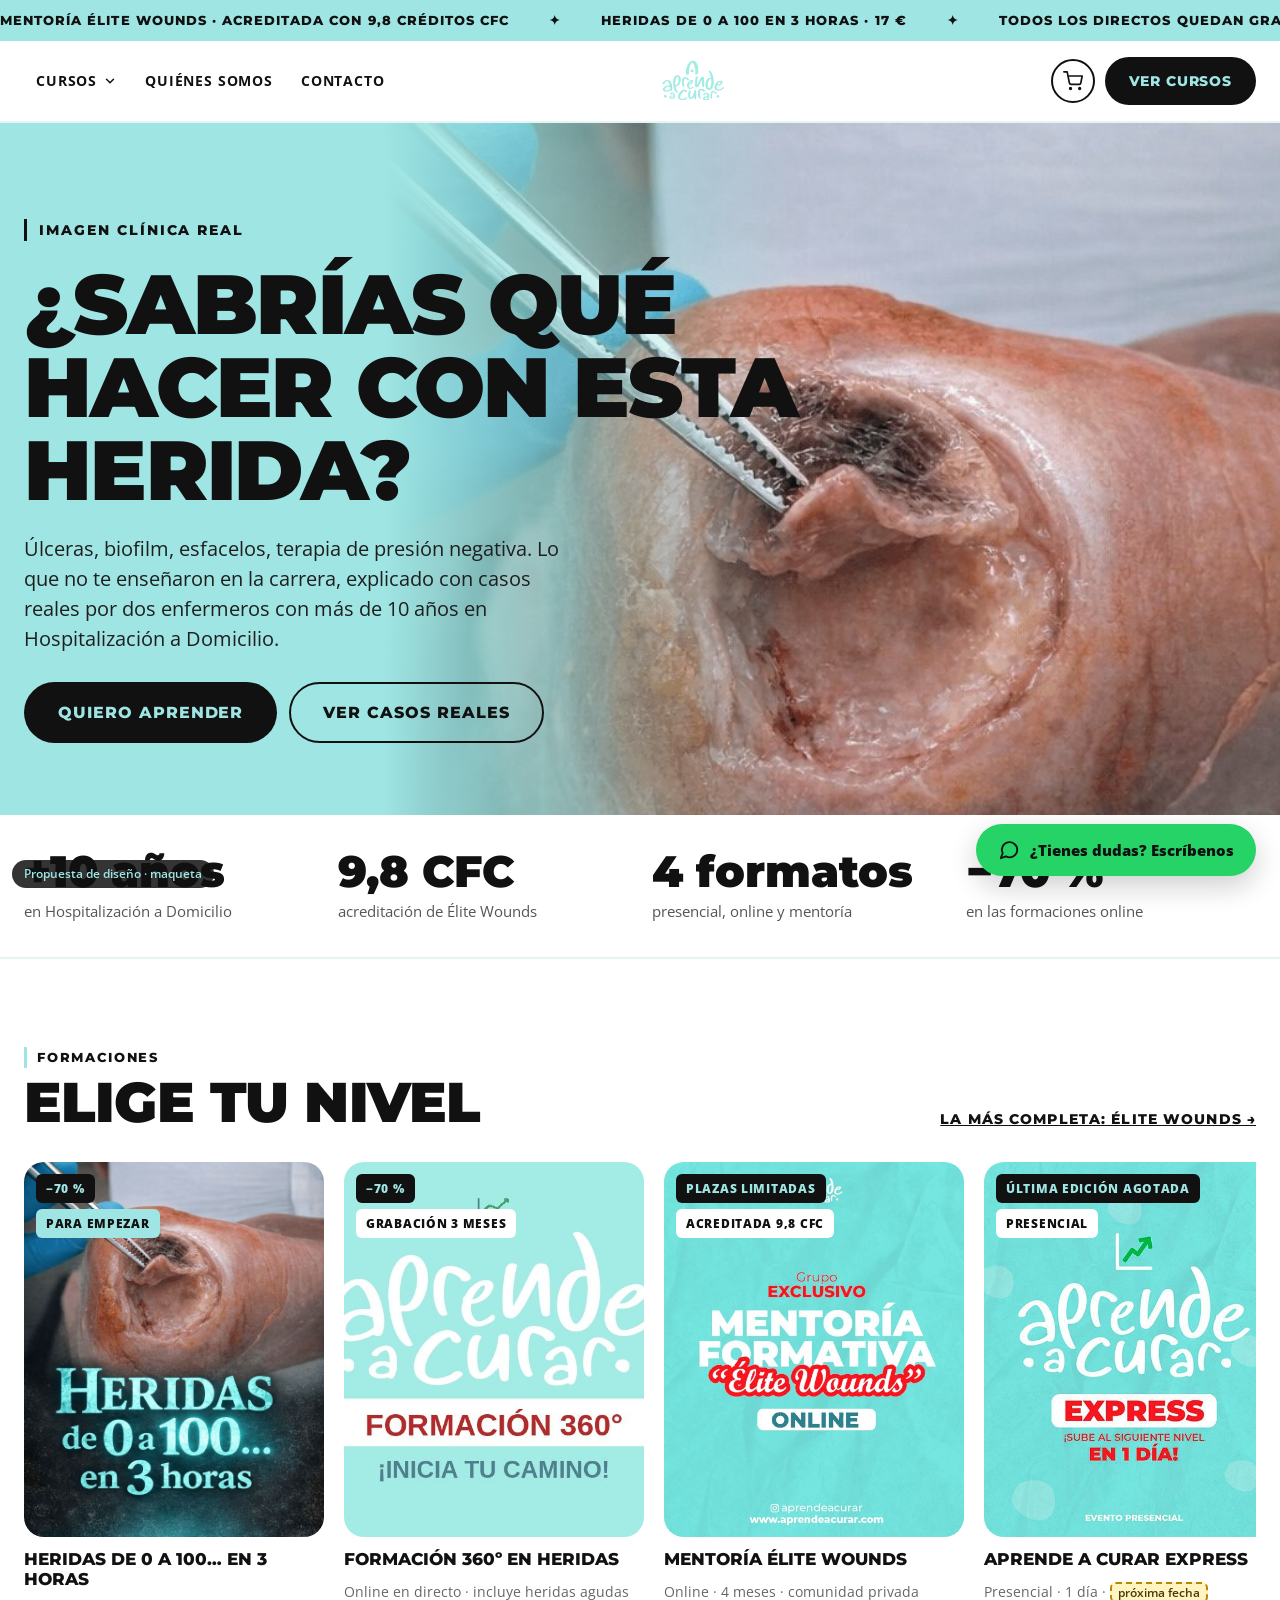
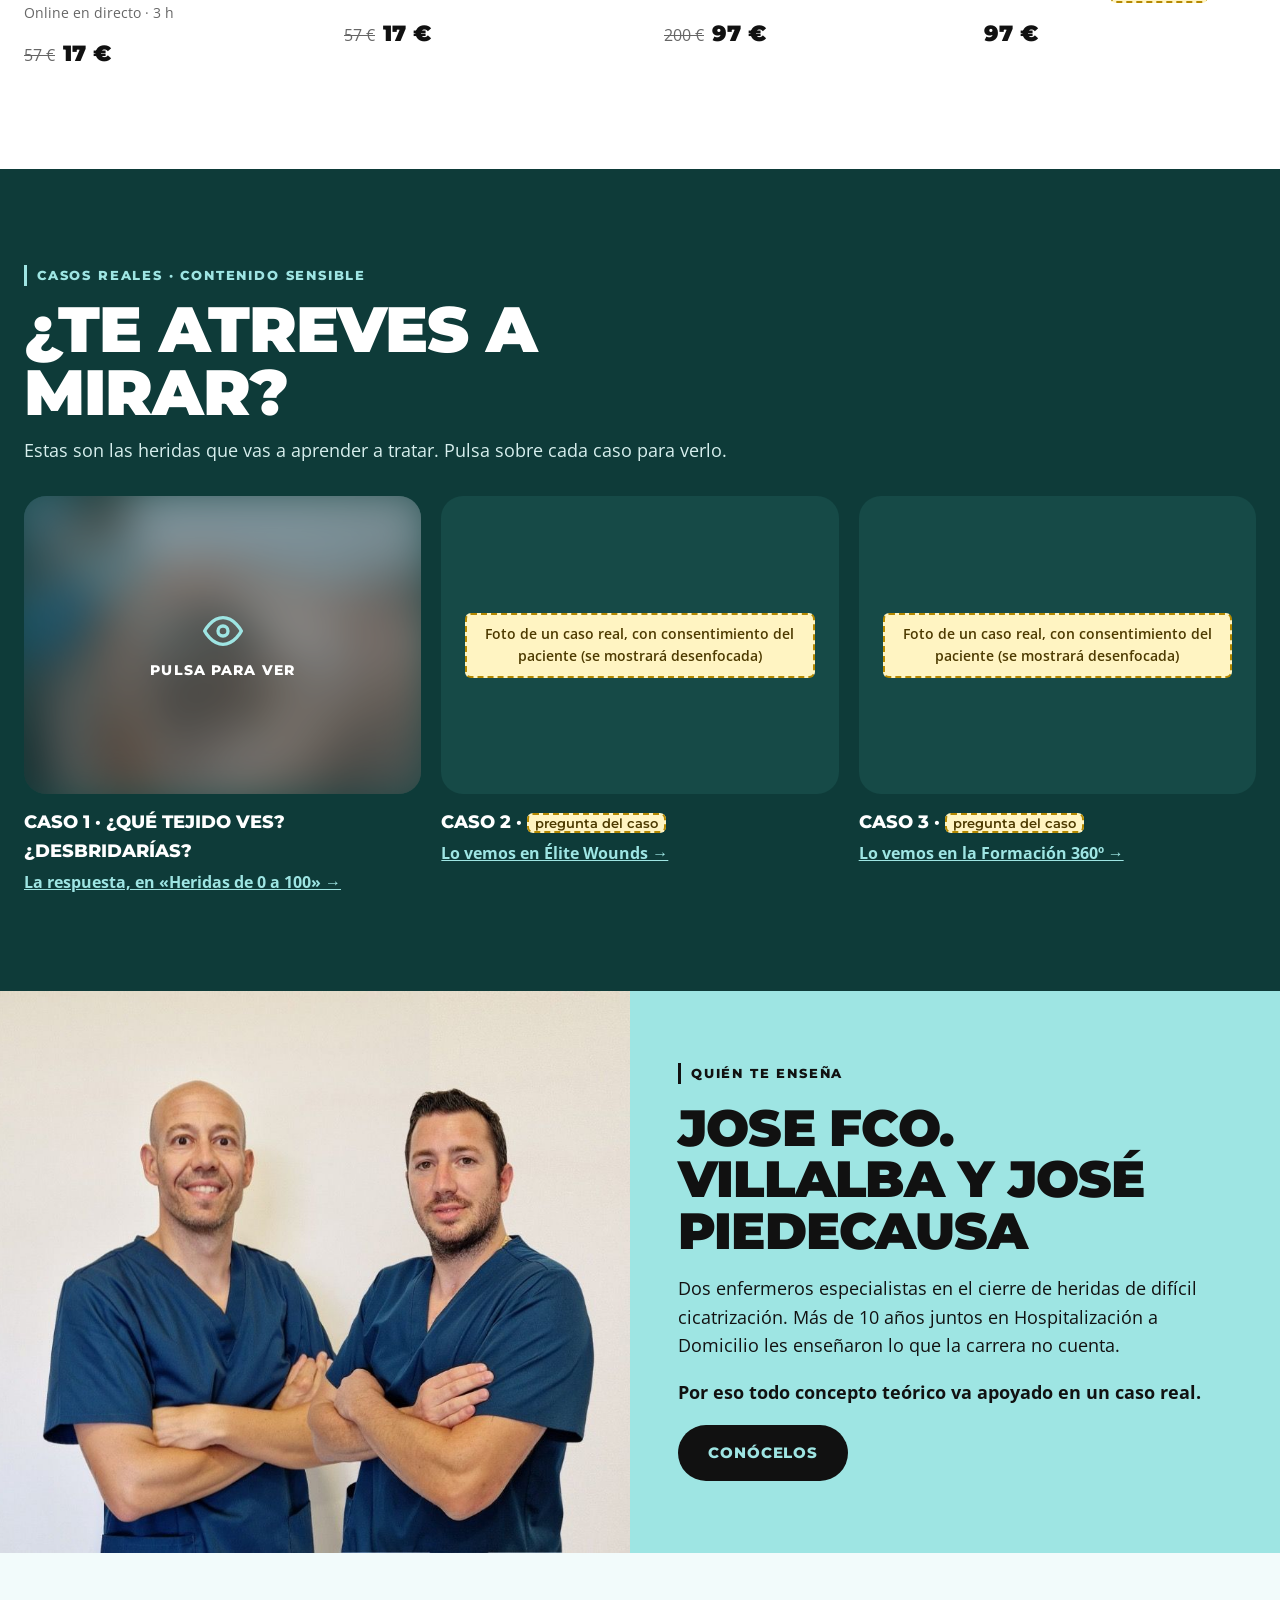
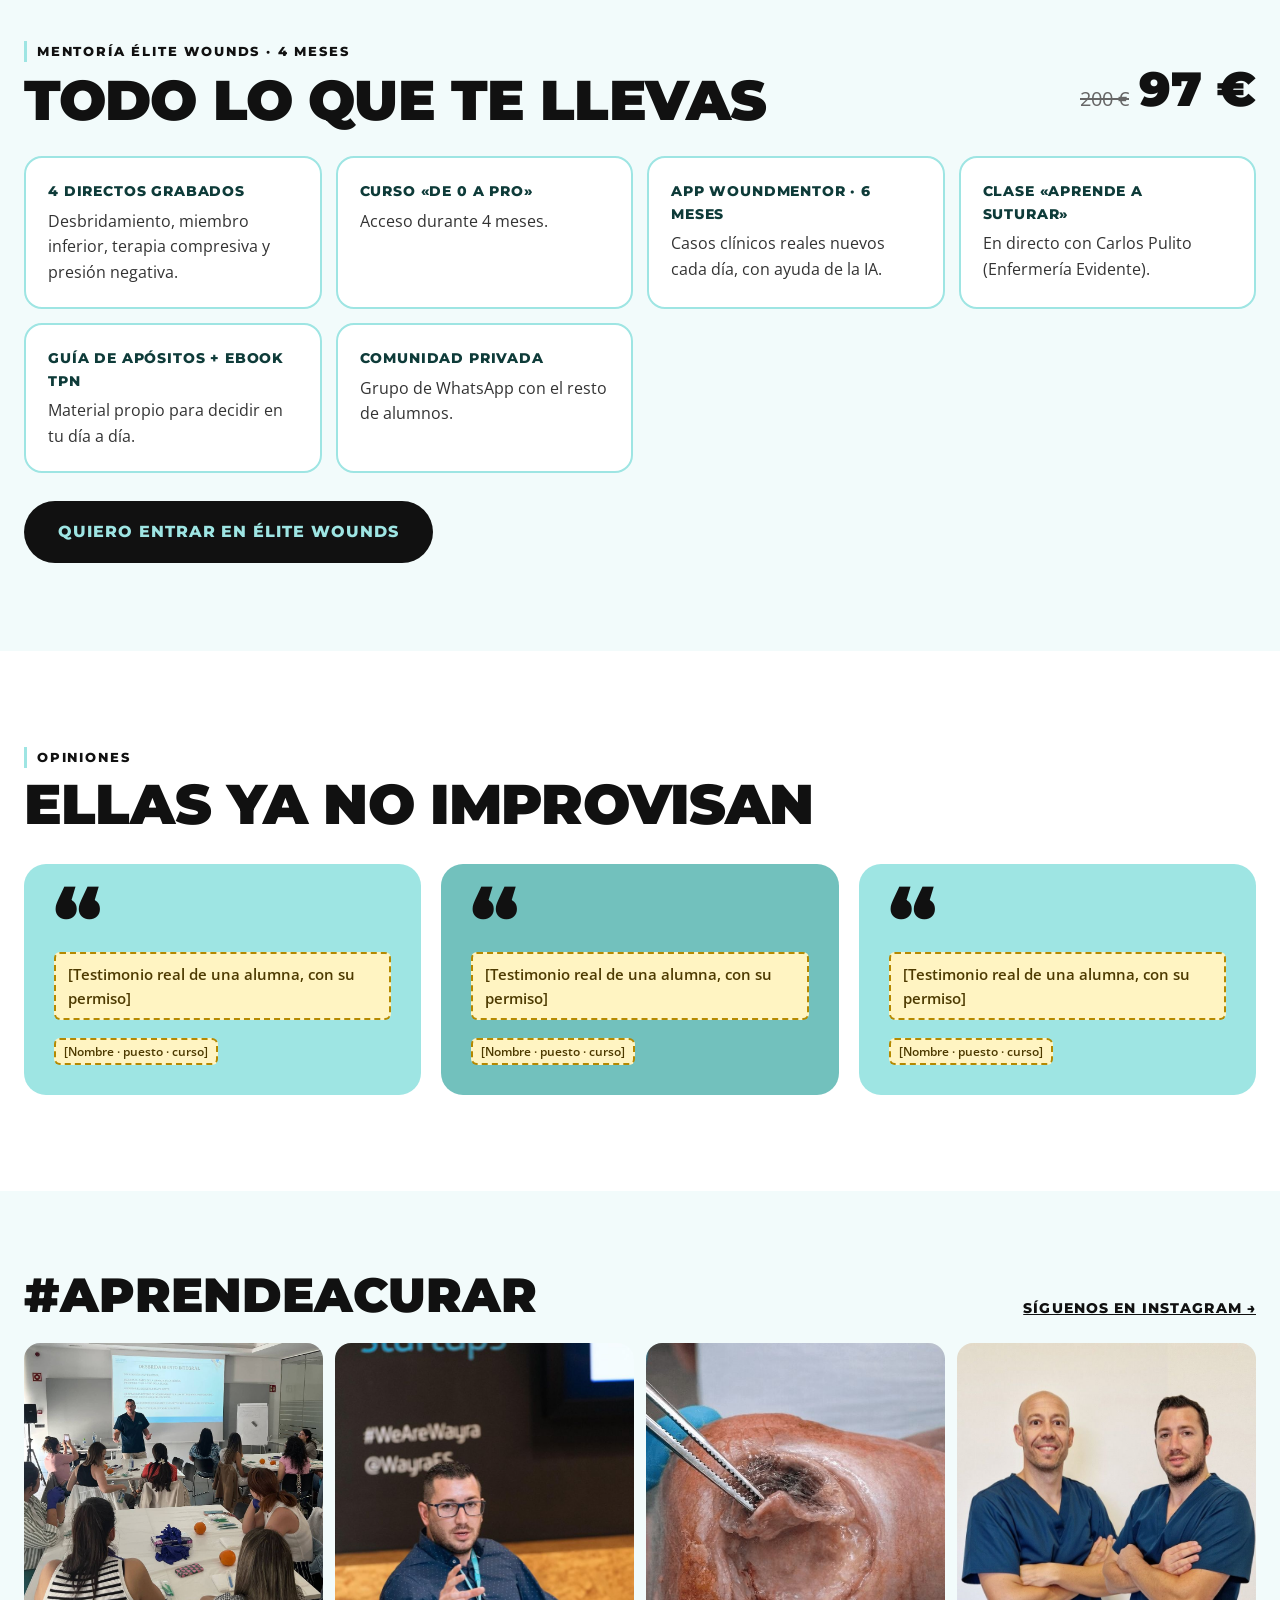
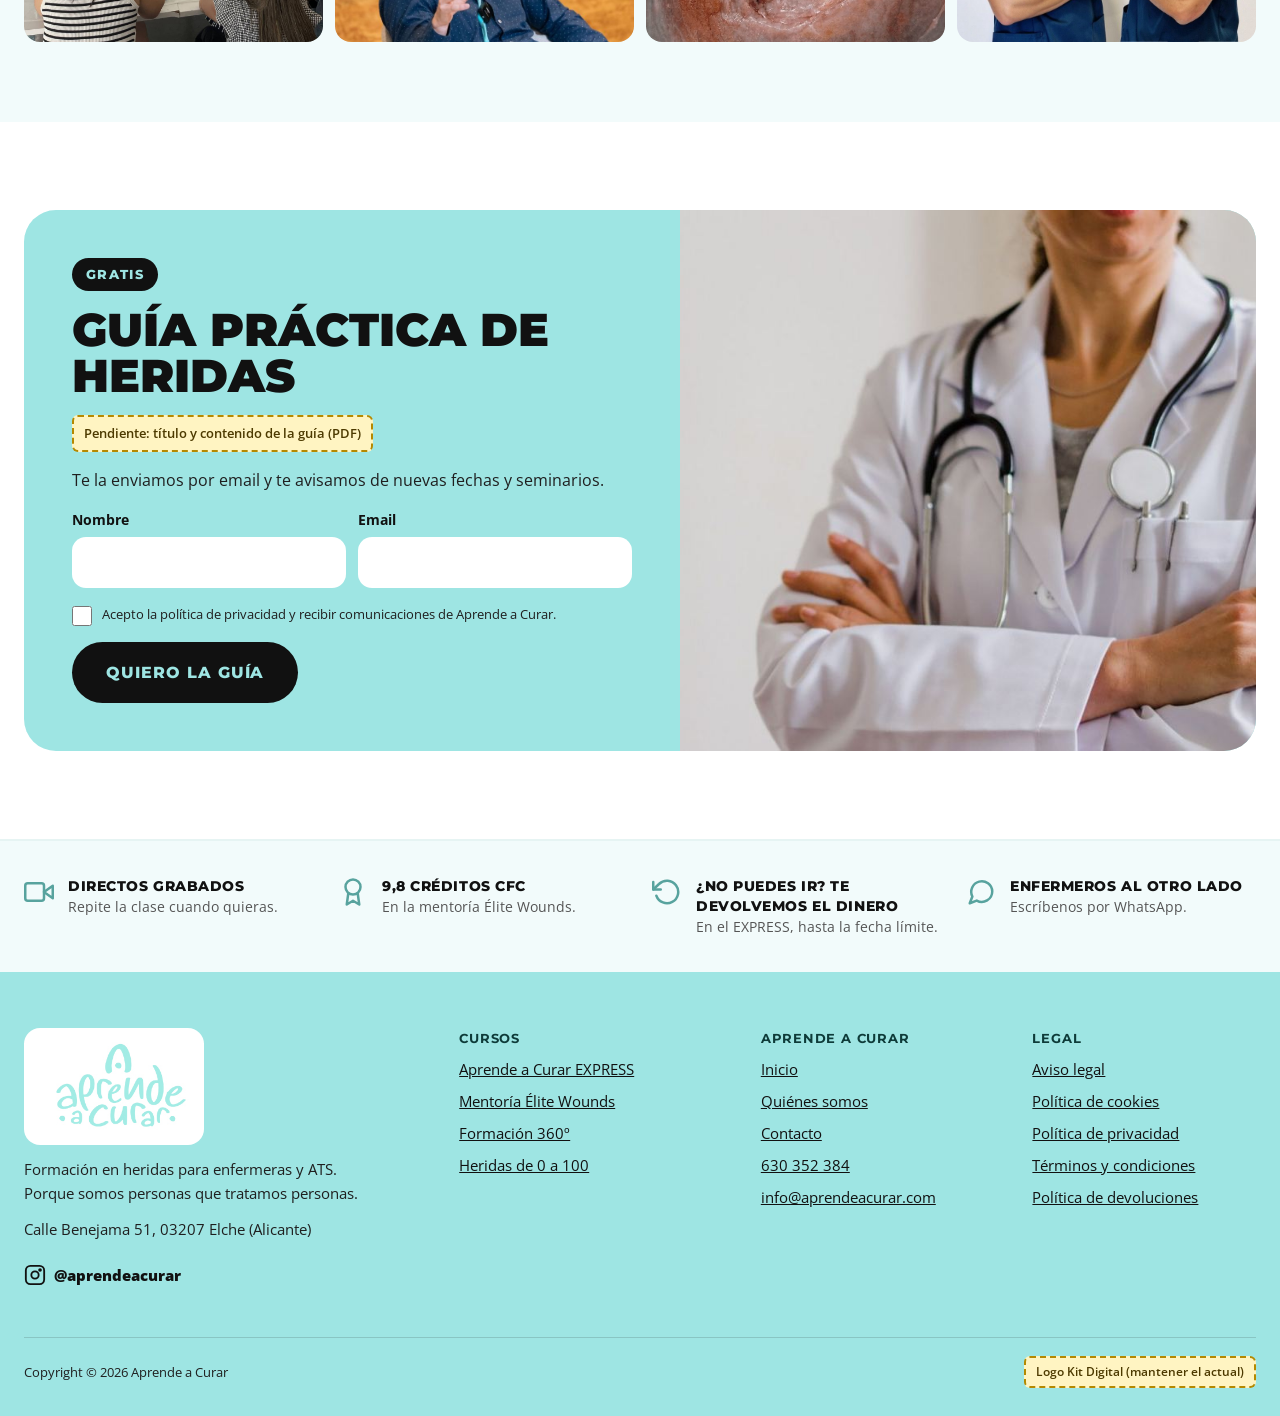
<file: index.html>
<!doctype html>
<html lang="es">
<head>
<meta charset="utf-8">
<meta name="viewport" content="width=device-width, initial-scale=1">
<meta name="robots" content="noindex, nofollow">
<title>Aprende a Curar · Inicio</title>
<link rel="icon" href="logo_cabecera.png">
<link rel="preconnect" href="https://fonts.googleapis.com">
<link rel="stylesheet" href="https://fonts.googleapis.com/css2?family=Montserrat:wght@400;500;600;700;800&family=Open+Sans:wght@400;500;600;700;800&display=swap">
<link rel="stylesheet" href="web.css">
<style>
body{margin:0;background:#ffffff}
a{color:#111111}a:hover{color:#58A39E}
@media (max-width:760px){.aac-hero-img{left:0!important;width:100%!important}.aac-hero-fade{background:linear-gradient(180deg,rgba(158,229,227,0.35) 0%,rgba(158,229,227,0.96) 55%)!important}}
.aac-row::-webkit-scrollbar{height:8px}.aac-row::-webkit-scrollbar-thumb{background:#9EE5E3;border-radius:8px}
body{margin:0}
@keyframes aac-ticker{from{transform:translateX(0)}to{transform:translateX(-50%)}}
.aac-ticker-track{animation:aac-ticker 38s linear infinite}
@media (prefers-reduced-motion: reduce){.aac-ticker-track{animation:none}}
@media (max-width:760px){.aac-logo{order:0!important;flex:1 1 auto!important;justify-content:flex-start!important}.aac-act{order:1!important;flex:0 0 auto!important}.aac-nav{order:2!important;flex:1 1 100%!important;font-size:13px!important}}
body{margin:0}
</style>
</head>
<body>

<div style="font-family: 'Open Sans', Arial, sans-serif; color: #333333; font-size: 16px; line-height: 1.6; background: #ffffff; min-width: 0; overflow-x: hidden">

<div style="font-family: 'Open Sans', Arial, sans-serif; color: #111111; position: relative; z-index: 30">
<!-- CINTA DE MENSAJES -->
<div style="background: #9EE5E3; color: #111111; overflow: hidden; white-space: nowrap; font-family: Montserrat, Arial, sans-serif; font-weight: 800; font-size: 13px; letter-spacing: 0.08em; text-transform: uppercase">
<div class="aac-ticker-track" style="display: inline-flex; gap: 40px; padding: 10px 0; width: max-content">
<span>Mentoría Élite Wounds · acreditada con 9,8 créditos CFC</span><span aria-hidden="true">✦</span>
<span>Heridas de 0 a 100 en 3 horas · 17 €</span><span aria-hidden="true">✦</span>
<span>Todos los directos quedan grabados</span><span aria-hidden="true">✦</span>
<span>Casos clínicos reales, sin paja</span><span aria-hidden="true">✦</span>
<span aria-hidden="true">Mentoría Élite Wounds · acreditada con 9,8 créditos CFC</span><span aria-hidden="true">✦</span>
<span aria-hidden="true">Heridas de 0 a 100 en 3 horas · 17 €</span><span aria-hidden="true">✦</span>
<span aria-hidden="true">Todos los directos quedan grabados</span><span aria-hidden="true">✦</span>
<span aria-hidden="true">Casos clínicos reales, sin paja</span><span aria-hidden="true">✦</span>
</div>
</div>
<!-- CABECERA BLANCA -->
<header style="background: #ffffff; position: relative; border-bottom: 2px solid #E6F4F3">
<div style="max-width: 1320px; margin: 0 auto; padding: 12px 24px; display: flex; flex-wrap: wrap; align-items: center; gap: 10px 24px">
<nav aria-label="Menú principal" class="aac-nav" style="order: 1; flex: 1 1 360px; display: flex; flex-wrap: wrap; align-items: center; gap: 2px 4px; font-weight: 700; font-size: 14px; letter-spacing: 0.06em; text-transform: uppercase">
<div style="position: relative">
<button aria-controls="menu-cursos" aria-expanded="false" data-toggle-menu="" style="font: inherit; font-weight: 700; letter-spacing: 0.06em; text-transform: uppercase; color: #111111; background: transparent; border: 0; padding: 12px 12px; display: flex; align-items: center; gap: 6px; cursor: pointer; min-height: 44px" type="button">
Cursos
<svg aria-hidden="true" fill="none" height="14" stroke="currentColor" stroke-linecap="round" stroke-linejoin="round" stroke-width="2.5" viewbox="0 0 24 24" width="14"><polyline points="6 9 12 15 18 9"></polyline></svg>
</button>
<div hidden="" id="menu-cursos" style="position: absolute; top: 58px; left: -12px; width: 820px; max-width: 92vw; background: #ffffff; color: #111111; border-radius: 22px; box-shadow: 0 30px 70px rgba(17,17,17,0.18); padding: 18px; display: grid; grid-template-columns: repeat(2, minmax(0, 1fr)); gap: 10px; border-top: 6px solid #9EE5E3; text-transform: none; letter-spacing: 0">
<a href="curso-express.html" style="display: flex; gap: 14px; align-items: center; text-decoration: none; padding: 10px; border-radius: 16px; background: #F2FBFB">
<img alt="" src="express.jpg" style="width: 64px; height: 80px; object-fit: cover; border-radius: 10px; flex: none"/>
<span style="display: flex; flex-direction: column; gap: 2px">
<span style="color: #111111; font-weight: 800; font-size: 15px">Aprende a Curar EXPRESS</span>
<span style="color: #666666; font-weight: 500; font-size: 13px">Presencial · 1 día</span>
<span style="color: #111111; font-weight: 800; font-size: 15px">97 €</span>
</span>
</a>
<a href="curso-elite.html" style="display: flex; gap: 14px; align-items: center; text-decoration: none; padding: 10px; border-radius: 16px; background: #F2FBFB">
<img alt="" src="elite.jpg" style="width: 64px; height: 80px; object-fit: cover; border-radius: 10px; flex: none"/>
<span style="display: flex; flex-direction: column; gap: 2px">
<span style="color: #111111; font-weight: 800; font-size: 15px">Mentoría Formativa Élite Wounds</span>
<span style="color: #666666; font-weight: 500; font-size: 13px">Online · 4 meses · 9,8 créditos CFC</span>
<span style="color: #111111; font-weight: 800; font-size: 15px"><del style="color: #666666; font-weight: 500">200 €</del> 97 €</span>
</span>
</a>
<a href="curso-360.html" style="display: flex; gap: 14px; align-items: center; text-decoration: none; padding: 10px; border-radius: 16px; background: #F2FBFB">
<img alt="" src="f360.jpg" style="width: 64px; height: 80px; object-fit: cover; border-radius: 10px; flex: none"/>
<span style="display: flex; flex-direction: column; gap: 2px">
<span style="color: #111111; font-weight: 800; font-size: 15px">Formación 360º en el tratamiento de heridas</span>
<span style="color: #666666; font-weight: 500; font-size: 13px">Online en directo · grabación 3 meses</span>
<span style="color: #111111; font-weight: 800; font-size: 15px"><del style="color: #666666; font-weight: 500">57 €</del> 17 €</span>
</span>
</a>
<a href="curso-0a100.html" style="display: flex; gap: 14px; align-items: center; text-decoration: none; padding: 10px; border-radius: 16px; background: #F2FBFB">
<img alt="" src="h0a100.jpg" style="width: 64px; height: 80px; object-fit: cover; border-radius: 10px; flex: none"/>
<span style="display: flex; flex-direction: column; gap: 2px">
<span style="color: #111111; font-weight: 800; font-size: 15px">Heridas de 0 a 100… en 3 horas</span>
<span style="color: #666666; font-weight: 500; font-size: 13px">Online en directo · 3 horas</span>
<span style="color: #111111; font-weight: 800; font-size: 15px"><del style="color: #666666; font-weight: 500">57 €</del> 17 €</span>
</span>
</a>
<div style="grid-column: 1 / -1; display: flex; flex-wrap: wrap; justify-content: space-between; align-items: center; gap: 8px; padding: 8px 6px 0; font-size: 14px">
<span style="color: #666666">Seminarios online: <strong style="color: #111111">próximamente</strong></span>
<a href="index.html" style="color: #111111; font-weight: 800">Ver todos los cursos →</a>
</div>
</div>
</div>
<a href="sobre-nosotros.html" style="color: #111111; text-decoration: none; padding: 12px 12px">Quiénes somos</a>
<a href="contacto.html" style="color: #111111; text-decoration: none; padding: 12px 12px">Contacto</a>
</nav>
<a aria-label="Aprende a Curar, inicio" class="aac-logo" href="index.html" style="order: 2; display: flex; align-items: center; justify-content: center; flex: 0 0 auto">
<img alt="Logo de Aprende a Curar" src="logo_cabecera.png" style="height: 56px; width: auto; display: block"/>
</a>
<div class="aac-act" style="order: 3; flex: 1 1 260px; display: flex; align-items: center; justify-content: flex-end; gap: 10px">
<a aria-label="Carrito" href="https://www.aprendeacurar.com/carrito/" style="display: flex; align-items: center; justify-content: center; width: 44px; height: 44px; border-radius: 100px; border: 2px solid #111111">
<svg aria-hidden="true" fill="none" height="20" stroke="#111111" stroke-linecap="round" stroke-linejoin="round" stroke-width="2" viewbox="0 0 24 24" width="20"><circle cx="9" cy="21" r="1"></circle><circle cx="20" cy="21" r="1"></circle><path d="M1 1h4l2.7 13.4a2 2 0 0 0 2 1.6h9.7a2 2 0 0 0 2-1.6L23 6H6"></path></svg>
</a>
<button data-toggle-menu="" style="font: inherit; background: #111111; color: #9EE5E3; border: 0; cursor: pointer; font-family: Montserrat, Arial, sans-serif; font-weight: 800; font-size: 14px; letter-spacing: 0.06em; text-transform: uppercase; padding: 13px 24px; border-radius: 100px; min-height: 44px" type="button">Ver cursos</button>
</div>
</div>
</header>
</div>

<!-- 1 · PORTADA A PANTALLA COMPLETA -->
<section id="inicio" style="position: relative; background: #9EE5E3; min-height: 680px; display: flex; align-items: flex-end; overflow: hidden">
<img alt="Herida crónica con tejido desvitalizado durante una cura con pinzas" class="aac-hero-img" src="herida.jpg" style="position: absolute; top: 0; bottom: 0; left: 30%; width: 70%; height: 100%; object-fit: cover; object-position: 35% center; display: block"/>
<div aria-hidden="true" class="aac-hero-fade" style="position: absolute; inset: 0; background: linear-gradient(90deg, rgba(158,229,227,1) 0%, rgba(158,229,227,1) 30%, rgba(158,229,227,0.6) 44%, rgba(158,229,227,0) 62%)"></div>
<div style="position: relative; z-index: 1; max-width: 1320px; width: 100%; margin: 0 auto; padding: 96px 24px 72px; display: flex; flex-direction: column; gap: 22px">
<span style="align-self: flex-start; color: #111111; font-family: Montserrat, Arial, sans-serif; font-weight: 800; font-size: 14px; letter-spacing: 0.14em; text-transform: uppercase; border-left: 3px solid #111111; padding-left: 12px">Imagen clínica real</span>
<h1 style="margin: 0; max-width: 780px; font-family: Montserrat, Arial, sans-serif; font-weight: 900; font-size: clamp(44px, 6.6vw, 96px); line-height: 0.98; color: #111111; text-transform: uppercase; letter-spacing: -0.02em">¿Sabrías qué hacer con esta herida?</h1>
<p style="margin: 0; max-width: 560px; font-size: 20px; line-height: 1.5; color: #1f1f1f">Úlceras, biofilm, esfacelos, terapia de presión negativa. Lo que no te enseñaron en la carrera, explicado con casos reales por dos enfermeros con más de 10 años en Hospitalización a Domicilio.</p>
<div style="display: flex; flex-wrap: wrap; gap: 12px; padding-top: 6px">
<a href="#cursos" style="background: #111111; color: #9EE5E3; text-decoration: none; font-family: Montserrat, Arial, sans-serif; font-weight: 800; font-size: 16px; letter-spacing: 0.06em; text-transform: uppercase; padding: 18px 34px; border-radius: 100px">Quiero aprender</a>
<a href="#casos" style="background: transparent; color: #111111; text-decoration: none; font-family: Montserrat, Arial, sans-serif; font-weight: 800; font-size: 16px; letter-spacing: 0.06em; text-transform: uppercase; padding: 16px 32px; border-radius: 100px; border: 2px solid #111111">Ver casos reales</a>
</div>
</div>
</section>
<!-- 2 · CIFRAS -->
<section aria-label="Aprende a Curar en cifras" style="background: #ffffff; border-bottom: 2px solid #E6F4F3">
<div style="max-width: 1320px; margin: 0 auto; padding: 34px 24px; display: grid; grid-template-columns: repeat(auto-fit, minmax(220px, 1fr)); gap: 24px">
<div style="display: flex; flex-direction: column"><strong style="font-family: Montserrat, Arial, sans-serif; font-weight: 900; font-size: 44px; line-height: 1; color: #111111">+10 años</strong><span style="color: #555555; font-size: 15px; padding-top: 6px">en Hospitalización a Domicilio</span></div>
<div style="display: flex; flex-direction: column"><strong style="font-family: Montserrat, Arial, sans-serif; font-weight: 900; font-size: 44px; line-height: 1; color: #111111">9,8 CFC</strong><span style="color: #555555; font-size: 15px; padding-top: 6px">acreditación de Élite Wounds</span></div>
<div style="display: flex; flex-direction: column"><strong style="font-family: Montserrat, Arial, sans-serif; font-weight: 900; font-size: 44px; line-height: 1; color: #111111">4 formatos</strong><span style="color: #555555; font-size: 15px; padding-top: 6px">presencial, online y mentoría</span></div>
<div style="display: flex; flex-direction: column"><strong style="font-family: Montserrat, Arial, sans-serif; font-weight: 900; font-size: 44px; line-height: 1; color: #111111">−70 %</strong><span style="color: #555555; font-size: 15px; padding-top: 6px">en las formaciones online</span></div>
</div>
</section>
<!-- 3 · CURSOS EN FILA (estilo tienda) -->
<section id="cursos" style="background: #ffffff">
<div style="max-width: 1320px; margin: 0 auto; padding: 88px 24px 80px; display: flex; flex-direction: column; gap: 28px">
<div style="display: flex; flex-wrap: wrap; justify-content: space-between; align-items: flex-end; gap: 12px 24px">
<div style="display: flex; flex-direction: column; gap: 6px">
<span style="color: #111111; font-family: Montserrat, Arial, sans-serif; font-weight: 800; font-size: 13px; letter-spacing: 0.14em; text-transform: uppercase; border-left: 3px solid #9EE5E3; padding-left: 10px">Formaciones</span>
<h2 style="margin: 0; font-family: Montserrat, Arial, sans-serif; font-weight: 900; font-size: clamp(34px, 4.4vw, 56px); line-height: 1; color: #111111; text-transform: uppercase; letter-spacing: -0.015em">Elige tu nivel</h2>
</div>
<a href="curso-elite.html" style="color: #111111; font-family: Montserrat, Arial, sans-serif; font-weight: 800; font-size: 14px; letter-spacing: 0.08em; text-transform: uppercase">La más completa: Élite Wounds →</a>
</div>
<div class="aac-row" style="display: flex; gap: 20px; overflow-x: auto; scroll-snap-type: x mandatory; padding: 4px 2px 18px">
<a href="curso-0a100.html" style="flex: 0 0 300px; scroll-snap-align: start; text-decoration: none; color: #111111; display: flex; flex-direction: column; gap: 12px">
<span style="position: relative; display: block; border-radius: 20px; overflow: hidden; background: #9EE5E3">
<img alt="Portada del curso Heridas de 0 a 100 en 3 horas" src="h0a100.jpg" style="width: 100%; aspect-ratio: 4 / 5; object-fit: cover; display: block"/>
<span style="position: absolute; left: 12px; top: 12px; display: flex; flex-direction: column; align-items: flex-start; gap: 6px">
<span style="background: #111111; color: #9EE5E3; font-size: 12px; font-weight: 800; letter-spacing: 0.06em; padding: 5px 10px; border-radius: 6px; text-transform: uppercase">−70 %</span>
<span style="background: #9EE5E3; color: #111111; font-size: 12px; font-weight: 800; letter-spacing: 0.06em; padding: 5px 10px; border-radius: 6px; text-transform: uppercase">Para empezar</span>
</span>
</span>
<span style="font-family: Montserrat, Arial, sans-serif; font-weight: 800; font-size: 17px; text-transform: uppercase; line-height: 1.2">Heridas de 0 a 100… en 3 horas</span>
<span style="font-size: 14px; color: #666666">Online en directo · 3 h</span>
<span style="display: flex; align-items: baseline; gap: 8px"><del style="color: #666666">57 €</del><strong style="font-size: 22px; font-family: Montserrat, Arial, sans-serif; font-weight: 900">17 €</strong></span>
</a>
<a href="curso-360.html" style="flex: 0 0 300px; scroll-snap-align: start; text-decoration: none; color: #111111; display: flex; flex-direction: column; gap: 12px">
<span style="position: relative; display: block; border-radius: 20px; overflow: hidden; background: #9EE5E3">
<img alt="Portada de la Formación 360º en el tratamiento de heridas" src="f360.jpg" style="width: 100%; aspect-ratio: 4 / 5; object-fit: cover; display: block"/>
<span style="position: absolute; left: 12px; top: 12px; display: flex; flex-direction: column; align-items: flex-start; gap: 6px">
<span style="background: #111111; color: #9EE5E3; font-size: 12px; font-weight: 800; letter-spacing: 0.06em; padding: 5px 10px; border-radius: 6px; text-transform: uppercase">−70 %</span>
<span style="background: #ffffff; color: #111111; font-size: 12px; font-weight: 800; letter-spacing: 0.06em; padding: 5px 10px; border-radius: 6px; text-transform: uppercase">Grabación 3 meses</span>
</span>
</span>
<span style="font-family: Montserrat, Arial, sans-serif; font-weight: 800; font-size: 17px; text-transform: uppercase; line-height: 1.2">Formación 360º en heridas</span>
<span style="font-size: 14px; color: #666666">Online en directo · incluye heridas agudas</span>
<span style="display: flex; align-items: baseline; gap: 8px"><del style="color: #666666">57 €</del><strong style="font-size: 22px; font-family: Montserrat, Arial, sans-serif; font-weight: 900">17 €</strong></span>
</a>
<a href="curso-elite.html" style="flex: 0 0 300px; scroll-snap-align: start; text-decoration: none; color: #111111; display: flex; flex-direction: column; gap: 12px">
<span style="position: relative; display: block; border-radius: 20px; overflow: hidden; background: #9EE5E3">
<img alt="Portada de la Mentoría Formativa Élite Wounds" src="elite.jpg" style="width: 100%; aspect-ratio: 4 / 5; object-fit: cover; display: block"/>
<span style="position: absolute; left: 12px; top: 12px; display: flex; flex-direction: column; align-items: flex-start; gap: 6px">
<span style="background: #111111; color: #9EE5E3; font-size: 12px; font-weight: 800; letter-spacing: 0.06em; padding: 5px 10px; border-radius: 6px; text-transform: uppercase">Plazas limitadas</span>
<span style="background: #ffffff; color: #111111; font-size: 12px; font-weight: 800; letter-spacing: 0.06em; padding: 5px 10px; border-radius: 6px; text-transform: uppercase">Acreditada 9,8 CFC</span>
</span>
</span>
<span style="font-family: Montserrat, Arial, sans-serif; font-weight: 800; font-size: 17px; text-transform: uppercase; line-height: 1.2">Mentoría Élite Wounds</span>
<span style="font-size: 14px; color: #666666">Online · 4 meses · comunidad privada</span>
<span style="display: flex; align-items: baseline; gap: 8px"><del style="color: #666666">200 €</del><strong style="font-size: 22px; font-family: Montserrat, Arial, sans-serif; font-weight: 900">97 €</strong></span>
</a>
<a href="curso-express.html" style="flex: 0 0 300px; scroll-snap-align: start; text-decoration: none; color: #111111; display: flex; flex-direction: column; gap: 12px">
<span style="position: relative; display: block; border-radius: 20px; overflow: hidden; background: #9EE5E3">
<img alt="Portada del curso Aprende a Curar EXPRESS" src="express.jpg" style="width: 100%; aspect-ratio: 4 / 5; object-fit: cover; display: block"/>
<span style="position: absolute; left: 12px; top: 12px; display: flex; flex-direction: column; align-items: flex-start; gap: 6px">
<span style="background: #111111; color: #9EE5E3; font-size: 12px; font-weight: 800; letter-spacing: 0.06em; padding: 5px 10px; border-radius: 6px; text-transform: uppercase">Última edición agotada</span>
<span style="background: #ffffff; color: #111111; font-size: 12px; font-weight: 800; letter-spacing: 0.06em; padding: 5px 10px; border-radius: 6px; text-transform: uppercase">Presencial</span>
</span>
</span>
<span style="font-family: Montserrat, Arial, sans-serif; font-weight: 800; font-size: 17px; text-transform: uppercase; line-height: 1.2">Aprende a Curar EXPRESS</span>
<span style="font-size: 14px; color: #666666">Presencial · 1 día · <span style="background: #FFF4C2; border: 2px dashed #B58900; color: #4D3A00; border-radius: 6px; padding: 0 6px; font-size: 12px; font-weight: 600">próxima fecha</span></span>
<span style="display: flex; align-items: baseline; gap: 8px"><strong style="font-size: 22px; font-family: Montserrat, Arial, sans-serif; font-weight: 900">97 €</strong></span>
</a>
</div>
</div>
</section>
<!-- 4 · CASOS REALES (desenfocados, se revelan al pulsar) -->
<section id="casos" style="background: #0E3B39; color: #ffffff">
<div style="max-width: 1320px; margin: 0 auto; padding: 96px 24px; display: flex; flex-direction: column; gap: 32px">
<div style="display: flex; flex-direction: column; gap: 12px; max-width: 760px">
<span style="align-self: flex-start; color: #9EE5E3; font-family: Montserrat, Arial, sans-serif; font-weight: 800; font-size: 13px; letter-spacing: 0.14em; text-transform: uppercase; border-left: 3px solid #9EE5E3; padding-left: 10px">Casos reales · Contenido sensible</span>
<h2 style="margin: 0; font-family: Montserrat, Arial, sans-serif; font-weight: 900; font-size: clamp(36px, 5vw, 68px); line-height: 0.98; text-transform: uppercase; letter-spacing: -0.015em">¿Te atreves a mirar?</h2>
<p style="margin: 0; font-size: 18px; color: #D7EFEE">Estas son las heridas que vas a aprender a tratar. Pulsa sobre cada caso para verlo.</p>
</div>
<div style="display: grid; grid-template-columns: repeat(auto-fit, minmax(300px, 1fr)); gap: 20px">
<figure style="margin: 0; display: flex; flex-direction: column; gap: 14px">
<button aria-label="Mostrar la imagen del caso 1 (contenido sensible)" style="position: relative; display: block; width: 100%; padding: 0; border: 0; border-radius: 22px; overflow: hidden; cursor: pointer; background: #164A47; aspect-ratio: 4 / 3" type="button">
<img alt="Caso 1: herida con tejido desvitalizado" src="herida.jpg" style="width: 100%; height: 100%; object-fit: cover; object-position: 45% center; display: block; filter: blur(22px) saturate(0.7); transform: scale(1.06)"/>

<span style="position: absolute; inset: 0; display: flex; flex-direction: column; align-items: center; justify-content: center; gap: 10px; background: rgba(14,59,57,0.35); color: #ffffff">
<svg aria-hidden="true" fill="none" height="40" stroke="#9EE5E3" stroke-linecap="round" stroke-linejoin="round" stroke-width="2" viewbox="0 0 24 24" width="40"><path d="M1 12s4-8 11-8 11 8 11 8-4 8-11 8-11-8-11-8z"></path><circle cx="12" cy="12" r="3"></circle></svg>
<span style="font-family: Montserrat, Arial, sans-serif; font-weight: 800; letter-spacing: 0.08em; text-transform: uppercase; font-size: 14px">Pulsa para ver</span>
</span>

</button>
<figcaption style="display: flex; flex-direction: column; gap: 4px">
<strong style="font-family: Montserrat, Arial, sans-serif; font-weight: 800; font-size: 18px; text-transform: uppercase">Caso 1 · ¿Qué tejido ves? ¿Desbridarías?</strong>
<a href="curso-0a100.html" style="color: #9EE5E3; font-weight: 700">La respuesta, en «Heridas de 0 a 100» →</a>
</figcaption>
</figure>
<figure style="margin: 0; display: flex; flex-direction: column; gap: 14px">
<div style="position: relative; border-radius: 22px; overflow: hidden; background: #164A47; aspect-ratio: 4 / 3; display: flex; align-items: center; justify-content: center; padding: 24px; text-align: center">
<span style="background: #FFF4C2; border: 2px dashed #B58900; color: #4D3A00; border-radius: 6px; padding: 8px 12px; font-size: 14px; font-weight: 600">Foto de un caso real, con consentimiento del paciente (se mostrará desenfocada)</span>
</div>
<figcaption style="display: flex; flex-direction: column; gap: 4px">
<strong style="font-family: Montserrat, Arial, sans-serif; font-weight: 800; font-size: 18px; text-transform: uppercase">Caso 2 · <span style="background: #FFF4C2; border: 2px dashed #B58900; color: #4D3A00; border-radius: 6px; padding: 0 6px; font-size: 13px; font-weight: 600; text-transform: none">pregunta del caso</span></strong>
<a href="curso-elite.html" style="color: #9EE5E3; font-weight: 700">Lo vemos en Élite Wounds →</a>
</figcaption>
</figure>
<figure style="margin: 0; display: flex; flex-direction: column; gap: 14px">
<div style="position: relative; border-radius: 22px; overflow: hidden; background: #164A47; aspect-ratio: 4 / 3; display: flex; align-items: center; justify-content: center; padding: 24px; text-align: center">
<span style="background: #FFF4C2; border: 2px dashed #B58900; color: #4D3A00; border-radius: 6px; padding: 8px 12px; font-size: 14px; font-weight: 600">Foto de un caso real, con consentimiento del paciente (se mostrará desenfocada)</span>
</div>
<figcaption style="display: flex; flex-direction: column; gap: 4px">
<strong style="font-family: Montserrat, Arial, sans-serif; font-weight: 800; font-size: 18px; text-transform: uppercase">Caso 3 · <span style="background: #FFF4C2; border: 2px dashed #B58900; color: #4D3A00; border-radius: 6px; padding: 0 6px; font-size: 13px; font-weight: 600; text-transform: none">pregunta del caso</span></strong>
<a href="curso-360.html" style="color: #9EE5E3; font-weight: 700">Lo vemos en la Formación 360º →</a>
</figcaption>
</figure>
</div>
</div>
</section>
<!-- 5 · QUIÉN TE ENSEÑA -->
<section style="background: #9EE5E3">
<div style="max-width: 1320px; margin: 0 auto; display: flex; flex-wrap: wrap; align-items: stretch">
<div style="flex: 1 1 460px; min-width: 0; min-height: 460px; position: relative">
<img alt="Jose Fco. Villalba y José Piedecausa con uniforme sanitario" src="equipo.jpg" style="position: absolute; inset: 0; width: 100%; height: 100%; object-fit: cover; object-position: center 20%; display: block"/>
</div>
<div style="flex: 1 1 480px; min-width: 0; padding: 72px 48px; display: flex; flex-direction: column; gap: 18px; color: #111111">
<span style="align-self: flex-start; font-family: Montserrat, Arial, sans-serif; font-weight: 800; font-size: 13px; letter-spacing: 0.14em; text-transform: uppercase; border-left: 3px solid #111111; padding-left: 10px">Quién te enseña</span>
<h2 style="margin: 0; font-family: Montserrat, Arial, sans-serif; font-weight: 900; font-size: clamp(32px, 4vw, 54px); line-height: 1; text-transform: uppercase; letter-spacing: -0.015em">Jose Fco. Villalba y José Piedecausa</h2>
<p style="margin: 0; font-size: 18px">Dos enfermeros especialistas en el cierre de heridas de difícil cicatrización. Más de 10 años juntos en Hospitalización a Domicilio les enseñaron lo que la carrera no cuenta.</p>
<p style="margin: 0; font-size: 18px; font-weight: 700">Por eso todo concepto teórico va apoyado en un caso real.</p>
<a href="sobre-nosotros.html" style="align-self: flex-start; background: #111111; color: #9EE5E3; text-decoration: none; font-family: Montserrat, Arial, sans-serif; font-weight: 800; font-size: 15px; letter-spacing: 0.06em; text-transform: uppercase; padding: 16px 30px; border-radius: 100px">Conócelos</a>
</div>
</div>
</section>
<!-- 6 · LO QUE TE LLEVAS CON ÉLITE WOUNDS -->
<section style="background: #F2FBFB; color: #111111">
<div style="max-width: 1320px; margin: 0 auto; padding: 88px 24px; display: flex; flex-direction: column; gap: 28px">
<div style="display: flex; flex-wrap: wrap; justify-content: space-between; align-items: flex-end; gap: 16px 24px">
<div style="display: flex; flex-direction: column; gap: 10px; max-width: 760px">
<span style="align-self: flex-start; color: #111111; font-family: Montserrat, Arial, sans-serif; font-weight: 800; font-size: 13px; letter-spacing: 0.14em; text-transform: uppercase; border-left: 3px solid #9EE5E3; padding-left: 10px">Mentoría Élite Wounds · 4 meses</span>
<h2 style="margin: 0; font-family: Montserrat, Arial, sans-serif; font-weight: 900; font-size: clamp(32px, 4.4vw, 58px); line-height: 1; text-transform: uppercase; letter-spacing: -0.015em">Todo lo que te llevas</h2>
</div>
<span style="display: flex; align-items: baseline; gap: 10px"><del style="color: #666666; font-size: 20px">200 €</del><strong style="font-family: Montserrat, Arial, sans-serif; font-weight: 900; font-size: 48px; color: #111111">97 €</strong></span>
</div>
<div style="display: grid; grid-template-columns: repeat(auto-fit, minmax(260px, 1fr)); gap: 14px">
<div style="background: #ffffff; border: 2px solid #9EE5E3; border-radius: 18px; padding: 22px; display: flex; flex-direction: column; gap: 6px"><strong style="font-family: Montserrat, Arial, sans-serif; font-weight: 800; color: #0E3B39; text-transform: uppercase; font-size: 14px; letter-spacing: 0.06em">4 directos grabados</strong><span style="color: #333333">Desbridamiento, miembro inferior, terapia compresiva y presión negativa.</span></div>
<div style="background: #ffffff; border: 2px solid #9EE5E3; border-radius: 18px; padding: 22px; display: flex; flex-direction: column; gap: 6px"><strong style="font-family: Montserrat, Arial, sans-serif; font-weight: 800; color: #0E3B39; text-transform: uppercase; font-size: 14px; letter-spacing: 0.06em">Curso «De 0 a Pro»</strong><span style="color: #333333">Acceso durante 4 meses.</span></div>
<div style="background: #ffffff; border: 2px solid #9EE5E3; border-radius: 18px; padding: 22px; display: flex; flex-direction: column; gap: 6px"><strong style="font-family: Montserrat, Arial, sans-serif; font-weight: 800; color: #0E3B39; text-transform: uppercase; font-size: 14px; letter-spacing: 0.06em">App WoundMentor · 6 meses</strong><span style="color: #333333">Casos clínicos reales nuevos cada día, con ayuda de la IA.</span></div>
<div style="background: #ffffff; border: 2px solid #9EE5E3; border-radius: 18px; padding: 22px; display: flex; flex-direction: column; gap: 6px"><strong style="font-family: Montserrat, Arial, sans-serif; font-weight: 800; color: #0E3B39; text-transform: uppercase; font-size: 14px; letter-spacing: 0.06em">Clase «Aprende a Suturar»</strong><span style="color: #333333">En directo con Carlos Pulito (Enfermería Evidente).</span></div>
<div style="background: #ffffff; border: 2px solid #9EE5E3; border-radius: 18px; padding: 22px; display: flex; flex-direction: column; gap: 6px"><strong style="font-family: Montserrat, Arial, sans-serif; font-weight: 800; color: #0E3B39; text-transform: uppercase; font-size: 14px; letter-spacing: 0.06em">Guía de apósitos + ebook TPN</strong><span style="color: #333333">Material propio para decidir en tu día a día.</span></div>
<div style="background: #ffffff; border: 2px solid #9EE5E3; border-radius: 18px; padding: 22px; display: flex; flex-direction: column; gap: 6px"><strong style="font-family: Montserrat, Arial, sans-serif; font-weight: 800; color: #0E3B39; text-transform: uppercase; font-size: 14px; letter-spacing: 0.06em">Comunidad privada</strong><span style="color: #333333">Grupo de WhatsApp con el resto de alumnos.</span></div>
</div>
<a href="curso-elite.html" style="align-self: flex-start; background: #111111; color: #9EE5E3; text-decoration: none; font-family: Montserrat, Arial, sans-serif; font-weight: 800; font-size: 16px; letter-spacing: 0.06em; text-transform: uppercase; padding: 18px 34px; border-radius: 100px">Quiero entrar en Élite Wounds</a>
</div>
</section>
<!-- 7 · TESTIMONIOS -->
<section style="background: #ffffff">
<div style="max-width: 1320px; margin: 0 auto; padding: 96px 24px; display: flex; flex-direction: column; gap: 32px">
<div style="display: flex; flex-direction: column; gap: 8px">
<span style="align-self: flex-start; color: #111111; font-family: Montserrat, Arial, sans-serif; font-weight: 800; font-size: 13px; letter-spacing: 0.14em; text-transform: uppercase; border-left: 3px solid #9EE5E3; padding-left: 10px">Opiniones</span>
<h2 style="margin: 0; font-family: Montserrat, Arial, sans-serif; font-weight: 900; font-size: clamp(32px, 4.4vw, 56px); line-height: 1; color: #111111; text-transform: uppercase; letter-spacing: -0.015em">Ellas ya no improvisan</h2>
</div>
<div style="display: grid; grid-template-columns: repeat(auto-fit, minmax(300px, 1fr)); gap: 20px">
<figure style="margin: 0; background: #9EE5E3; border-radius: 22px; padding: 30px; display: flex; flex-direction: column; gap: 18px">
<span aria-hidden="true" style="font-family: Montserrat, Arial, sans-serif; font-size: 80px; line-height: 0.6; color: #111111; font-weight: 900; height: 40px">“</span>
<blockquote style="margin: 0"><span style="display: inline-block; background: #FFF4C2; border: 2px dashed #B58900; color: #4D3A00; border-radius: 6px; padding: 8px 12px; font-size: 15px; font-weight: 600">[Testimonio real de una alumna, con su permiso]</span></blockquote>
<figcaption><span style="display: inline-block; background: #FFF4C2; border: 2px dashed #B58900; color: #4D3A00; border-radius: 6px; padding: 2px 8px; font-size: 12px; font-weight: 600">[Nombre · puesto · curso]</span></figcaption>
</figure>
<figure style="margin: 0; background: #72C1BD; border-radius: 22px; padding: 30px; display: flex; flex-direction: column; gap: 18px">
<span aria-hidden="true" style="font-family: Montserrat, Arial, sans-serif; font-size: 80px; line-height: 0.6; color: #111111; font-weight: 900; height: 40px">“</span>
<blockquote style="margin: 0"><span style="display: inline-block; background: #FFF4C2; border: 2px dashed #B58900; color: #4D3A00; border-radius: 6px; padding: 8px 12px; font-size: 15px; font-weight: 600">[Testimonio real de una alumna, con su permiso]</span></blockquote>
<figcaption><span style="display: inline-block; background: #FFF4C2; border: 2px dashed #B58900; color: #4D3A00; border-radius: 6px; padding: 2px 8px; font-size: 12px; font-weight: 600">[Nombre · puesto · curso]</span></figcaption>
</figure>
<figure style="margin: 0; background: #9EE5E3; border-radius: 22px; padding: 30px; display: flex; flex-direction: column; gap: 18px">
<span aria-hidden="true" style="font-family: Montserrat, Arial, sans-serif; font-size: 80px; line-height: 0.6; color: #111111; font-weight: 900; height: 40px">“</span>
<blockquote style="margin: 0"><span style="display: inline-block; background: #FFF4C2; border: 2px dashed #B58900; color: #4D3A00; border-radius: 6px; padding: 8px 12px; font-size: 15px; font-weight: 600">[Testimonio real de una alumna, con su permiso]</span></blockquote>
<figcaption><span style="display: inline-block; background: #FFF4C2; border: 2px dashed #B58900; color: #4D3A00; border-radius: 6px; padding: 2px 8px; font-size: 12px; font-weight: 600">[Nombre · puesto · curso]</span></figcaption>
</figure>
</div>
</div>
</section>
<!-- 8 · INSTAGRAM -->
<section style="background: #F2FBFB">
<div style="max-width: 1320px; margin: 0 auto; padding: 80px 24px; display: flex; flex-direction: column; gap: 24px">
<div style="display: flex; flex-wrap: wrap; justify-content: space-between; align-items: flex-end; gap: 12px">
<h2 style="margin: 0; font-family: Montserrat, Arial, sans-serif; font-weight: 900; font-size: clamp(30px, 4vw, 48px); line-height: 1; color: #111111; text-transform: uppercase">#aprendeacurar</h2>
<a href="https://www.instagram.com/aprendeacurar/" style="color: #111111; font-family: Montserrat, Arial, sans-serif; font-weight: 800; font-size: 14px; letter-spacing: 0.08em; text-transform: uppercase">Síguenos en Instagram →</a>
</div>
<div style="display: grid; grid-template-columns: repeat(auto-fit, minmax(200px, 1fr)); gap: 12px">
<a href="https://www.instagram.com/aprendeacurar/" style="display: block; border-radius: 16px; overflow: hidden"><img alt="Formación presencial en el aula" src="mision.jpg" style="width: 100%; aspect-ratio: 1 / 1; object-fit: cover; display: block"/></a>
<a href="https://www.instagram.com/aprendeacurar/" style="display: block; border-radius: 16px; overflow: hidden"><img alt="Uno de los formadores durante una ponencia" src="sobre4.jpg" style="width: 100%; aspect-ratio: 1 / 1; object-fit: cover; object-position: center 20%; display: block"/></a>
<a href="https://www.instagram.com/aprendeacurar/" style="display: block; border-radius: 16px; overflow: hidden"><img alt="Cura de una herida con pinzas" src="herida.jpg" style="width: 100%; aspect-ratio: 1 / 1; object-fit: cover; display: block"/></a>
<a href="https://www.instagram.com/aprendeacurar/" style="display: block; border-radius: 16px; overflow: hidden"><img alt="Los formadores de Aprende a Curar" src="equipo.jpg" style="width: 100%; aspect-ratio: 1 / 1; object-fit: cover; object-position: center 20%; display: block"/></a>
</div>
</div>
</section>
<!-- 9 · GUÍA GRATUITA -->
<section id="guia" style="background: #ffffff">
<div style="max-width: 1320px; margin: 0 auto; padding: 88px 24px">
<div style="background: #9EE5E3; color: #111111; border-radius: 32px; overflow: hidden; display: flex; flex-wrap: wrap">
<form style="flex: 1 1 460px; min-width: 0; padding: 48px; display: flex; flex-direction: column; gap: 16px">
<span style="align-self: flex-start; background: #111111; color: #9EE5E3; font-family: Montserrat, Arial, sans-serif; font-weight: 800; font-size: 13px; letter-spacing: 0.1em; text-transform: uppercase; padding: 6px 14px; border-radius: 100px">Gratis</span>
<h2 style="margin: 0; font-family: Montserrat, Arial, sans-serif; font-weight: 900; font-size: clamp(30px, 3.6vw, 46px); line-height: 1; text-transform: uppercase">Guía práctica de heridas</h2>
<span style="align-self: flex-start; background: #FFF4C2; border: 2px dashed #B58900; color: #4D3A00; border-radius: 6px; padding: 6px 10px; font-size: 13px; font-weight: 600">Pendiente: título y contenido de la guía (PDF)</span>
<p style="margin: 0; font-size: 16px; color: #1f1f1f">Te la enviamos por email y te avisamos de nuevas fechas y seminarios.</p>
<div style="display: flex; flex-wrap: wrap; gap: 12px">
<label style="flex: 1 1 200px; display: flex; flex-direction: column; gap: 6px; font-size: 14px; font-weight: 700">Nombre
<input autocomplete="given-name" name="nombre" style="font: inherit; font-weight: 400; border: 0; border-radius: 14px; padding: 14px 16px; background: #ffffff; color: #111111" type="text"/>
</label>
<label style="flex: 1 1 200px; display: flex; flex-direction: column; gap: 6px; font-size: 14px; font-weight: 700">Email
<input autocomplete="email" name="email" style="font: inherit; font-weight: 400; border: 0; border-radius: 14px; padding: 14px 16px; background: #ffffff; color: #111111" type="email"/>
</label>
</div>
<label style="display: flex; gap: 10px; align-items: flex-start; font-size: 13px; color: #1f1f1f">
<input name="privacidad" style="width: 20px; height: 20px; margin: 2px 0 0; flex: none" type="checkbox"/>
<span>Acepto la política de privacidad y recibir comunicaciones de Aprende a Curar.</span>
</label>
<button style="align-self: flex-start; font: inherit; background: #111111; color: #9EE5E3; font-family: Montserrat, Arial, sans-serif; font-weight: 800; font-size: 16px; letter-spacing: 0.06em; text-transform: uppercase; border: 0; padding: 18px 34px; border-radius: 100px; cursor: pointer" type="button">Quiero la guía</button>
</form>
<div style="flex: 1 1 380px; min-width: 0; min-height: 380px; position: relative">
<img alt="Enfermera con estetoscopio" src="hero.jpg" style="position: absolute; inset: 0; width: 100%; height: 100%; object-fit: cover; object-position: 78% center; display: block"/>
</div>
</div>
</div>
</section>

<div style="font-family: 'Open Sans', Arial, sans-serif; color: #111111; font-size: 15px; line-height: 1.6; background: #9EE5E3">
<!-- FRANJA DE GARANTÍAS -->
<section aria-label="Por qué con nosotros" style="background: #F2FBFB; border-top: 2px solid #E6F4F3">
<div style="max-width: 1320px; margin: 0 auto; padding: 36px 24px; display: grid; grid-template-columns: repeat(auto-fit, minmax(240px, 1fr)); gap: 24px">
<div style="display: flex; gap: 14px; align-items: flex-start">
<svg aria-hidden="true" fill="none" height="30" stroke="#58A39E" stroke-linecap="round" stroke-linejoin="round" stroke-width="2" style="flex: none" viewbox="0 0 24 24" width="30"><polygon points="23 7 16 12 23 17 23 7"></polygon><rect height="14" rx="2" width="15" x="1" y="5"></rect></svg>
<span style="display: flex; flex-direction: column; line-height: 1.4"><strong style="font-family: Montserrat, Arial, sans-serif; font-weight: 800; text-transform: uppercase; letter-spacing: 0.04em; font-size: 14px">Directos grabados</strong><span style="color: #555555; font-size: 14px">Repite la clase cuando quieras.</span></span>
</div>
<div style="display: flex; gap: 14px; align-items: flex-start">
<svg aria-hidden="true" fill="none" height="30" stroke="#58A39E" stroke-linecap="round" stroke-linejoin="round" stroke-width="2" style="flex: none" viewbox="0 0 24 24" width="30"><circle cx="12" cy="8" r="6"></circle><path d="M8.2 13.3 7 22l5-3 5 3-1.2-8.7"></path></svg>
<span style="display: flex; flex-direction: column; line-height: 1.4"><strong style="font-family: Montserrat, Arial, sans-serif; font-weight: 800; text-transform: uppercase; letter-spacing: 0.04em; font-size: 14px">9,8 créditos CFC</strong><span style="color: #555555; font-size: 14px">En la mentoría Élite Wounds.</span></span>
</div>
<div style="display: flex; gap: 14px; align-items: flex-start">
<svg aria-hidden="true" fill="none" height="30" stroke="#58A39E" stroke-linecap="round" stroke-linejoin="round" stroke-width="2" style="flex: none" viewbox="0 0 24 24" width="30"><polyline points="1 4 1 10 7 10"></polyline><path d="M3.5 15a9 9 0 1 0 2.1-9.4L1 10"></path></svg>
<span style="display: flex; flex-direction: column; line-height: 1.4"><strong style="font-family: Montserrat, Arial, sans-serif; font-weight: 800; text-transform: uppercase; letter-spacing: 0.04em; font-size: 14px">¿No puedes ir? Te devolvemos el dinero</strong><span style="color: #555555; font-size: 14px">En el EXPRESS, hasta la fecha límite.</span></span>
</div>
<div style="display: flex; gap: 14px; align-items: flex-start">
<svg aria-hidden="true" fill="none" height="30" stroke="#58A39E" stroke-linecap="round" stroke-linejoin="round" stroke-width="2" style="flex: none" viewbox="0 0 24 24" width="30"><path d="M21 11.5a8.4 8.4 0 0 1-12.4 7.4L3 21l2.1-5.4A8.4 8.4 0 1 1 21 11.5z"></path></svg>
<span style="display: flex; flex-direction: column; line-height: 1.4"><strong style="font-family: Montserrat, Arial, sans-serif; font-weight: 800; text-transform: uppercase; letter-spacing: 0.04em; font-size: 14px">Enfermeros al otro lado</strong><span style="color: #555555; font-size: 14px">Escríbenos por WhatsApp.</span></span>
</div>
</div>
</section>
<footer style="background: #9EE5E3">
<div style="max-width: 1320px; margin: 0 auto; padding: 56px 24px 28px; display: flex; flex-direction: column; gap: 40px">
<div style="display: flex; flex-wrap: wrap; gap: 36px 48px">
<div style="flex: 2 1 280px; display: flex; flex-direction: column; gap: 12px">
<a aria-label="Aprende a Curar, inicio" href="index.html" style="align-self: flex-start"><img alt="Aprende a Curar" src="logo_cabecera.png" style="width: 180px; height: auto; display: block; border-radius: 16px"/></a>
<p style="margin: 0; max-width: 360px; color: #1f1f1f">Formación en heridas para enfermeras y ATS. Porque somos personas que tratamos personas.</p>
<span style="color: #1f1f1f">Calle Benejama 51, 03207 Elche (Alicante)</span>
<a href="https://www.instagram.com/aprendeacurar/" style="align-self: flex-start; display: flex; align-items: center; gap: 8px; color: #111111; font-weight: 800; text-decoration: none; min-height: 44px">
<svg aria-hidden="true" fill="none" height="22" stroke="#111111" stroke-linecap="round" stroke-linejoin="round" stroke-width="2" viewbox="0 0 24 24" width="22"><rect height="20" rx="5" width="20" x="2" y="2"></rect><circle cx="12" cy="12" r="4"></circle><circle cx="17.5" cy="6.5" r="1"></circle></svg>
@aprendeacurar</a>
</div>
<nav aria-label="Cursos" style="flex: 1 1 200px; display: flex; flex-direction: column; gap: 8px">
<strong style="font-family: Montserrat, Arial, sans-serif; text-transform: uppercase; letter-spacing: 0.06em; font-size: 13px; color: #0E3B39">Cursos</strong>
<a href="curso-express.html" style="color: #111111">Aprende a Curar EXPRESS</a>
<a href="curso-elite.html" style="color: #111111">Mentoría Élite Wounds</a>
<a href="curso-360.html" style="color: #111111">Formación 360º</a>
<a href="curso-0a100.html" style="color: #111111">Heridas de 0 a 100</a>
</nav>
<nav aria-label="Aprende a Curar" style="flex: 1 1 170px; display: flex; flex-direction: column; gap: 8px">
<strong style="font-family: Montserrat, Arial, sans-serif; text-transform: uppercase; letter-spacing: 0.06em; font-size: 13px; color: #0E3B39">Aprende a Curar</strong>
<a href="index.html" style="color: #111111">Inicio</a>
<a href="sobre-nosotros.html" style="color: #111111">Quiénes somos</a>
<a href="contacto.html" style="color: #111111">Contacto</a>
<a href="tel:+34630352384" style="color: #111111">630 352 384</a>
<a href="mailto:info@aprendeacurar.com" style="color: #111111">info@aprendeacurar.com</a>
</nav>
<nav aria-label="Legal" style="flex: 1 1 170px; display: flex; flex-direction: column; gap: 8px">
<strong style="font-family: Montserrat, Arial, sans-serif; text-transform: uppercase; letter-spacing: 0.06em; font-size: 13px; color: #0E3B39">Legal</strong>
<a href="https://www.aprendeacurar.com/aviso-legal/" style="color: #111111">Aviso legal</a>
<a href="https://www.aprendeacurar.com/politica-de-cookies/" style="color: #111111">Política de cookies</a>
<a href="https://www.aprendeacurar.com/politica-de-privacidad/" style="color: #111111">Política de privacidad</a>
<a href="https://www.aprendeacurar.com/terminos-y-condiciones/" style="color: #111111">Términos y condiciones</a>
<a href="https://www.aprendeacurar.com/reembolso_devoluciones/" style="color: #111111">Política de devoluciones</a>
</nav>
</div>
<div style="display: flex; flex-wrap: wrap; justify-content: space-between; align-items: center; gap: 12px; border-top: 1px solid rgba(17,17,17,0.15); padding-top: 18px; font-size: 13px; color: #1f1f1f">
<span>Copyright © 2026 Aprende a Curar</span>
<span style="background: #FFF4C2; border: 2px dashed #B58900; color: #4D3A00; border-radius: 6px; padding: 4px 10px; font-size: 12px; font-weight: 600">Logo Kit Digital (mantener el actual)</span>
</div>
</div>
</footer>
<a aria-label="Abrir chat de WhatsApp" href="https://wa.me/34630352384" style="position: fixed; right: 24px; bottom: 24px; z-index: 40; display: flex; align-items: center; gap: 10px; background: #25D366; color: #111111; text-decoration: none; font-weight: 800; font-size: 15px; padding: 14px 22px; border-radius: 100px; box-shadow: 0 10px 28px rgba(17,17,17,0.2)">
<svg aria-hidden="true" fill="none" height="22" stroke="#111111" stroke-linecap="round" stroke-linejoin="round" stroke-width="2" viewbox="0 0 24 24" width="22"><path d="M21 11.5a8.4 8.4 0 0 1-12.4 7.4L3 21l2.1-5.4A8.4 8.4 0 1 1 21 11.5z"></path></svg>
¿Tienes dudas? Escríbenos</a>
</div>

</div>

<div class="propuesta" role="note">Propuesta de diseño · maqueta</div>
<script src="web.js"></script>
</body>
</html>
</file>
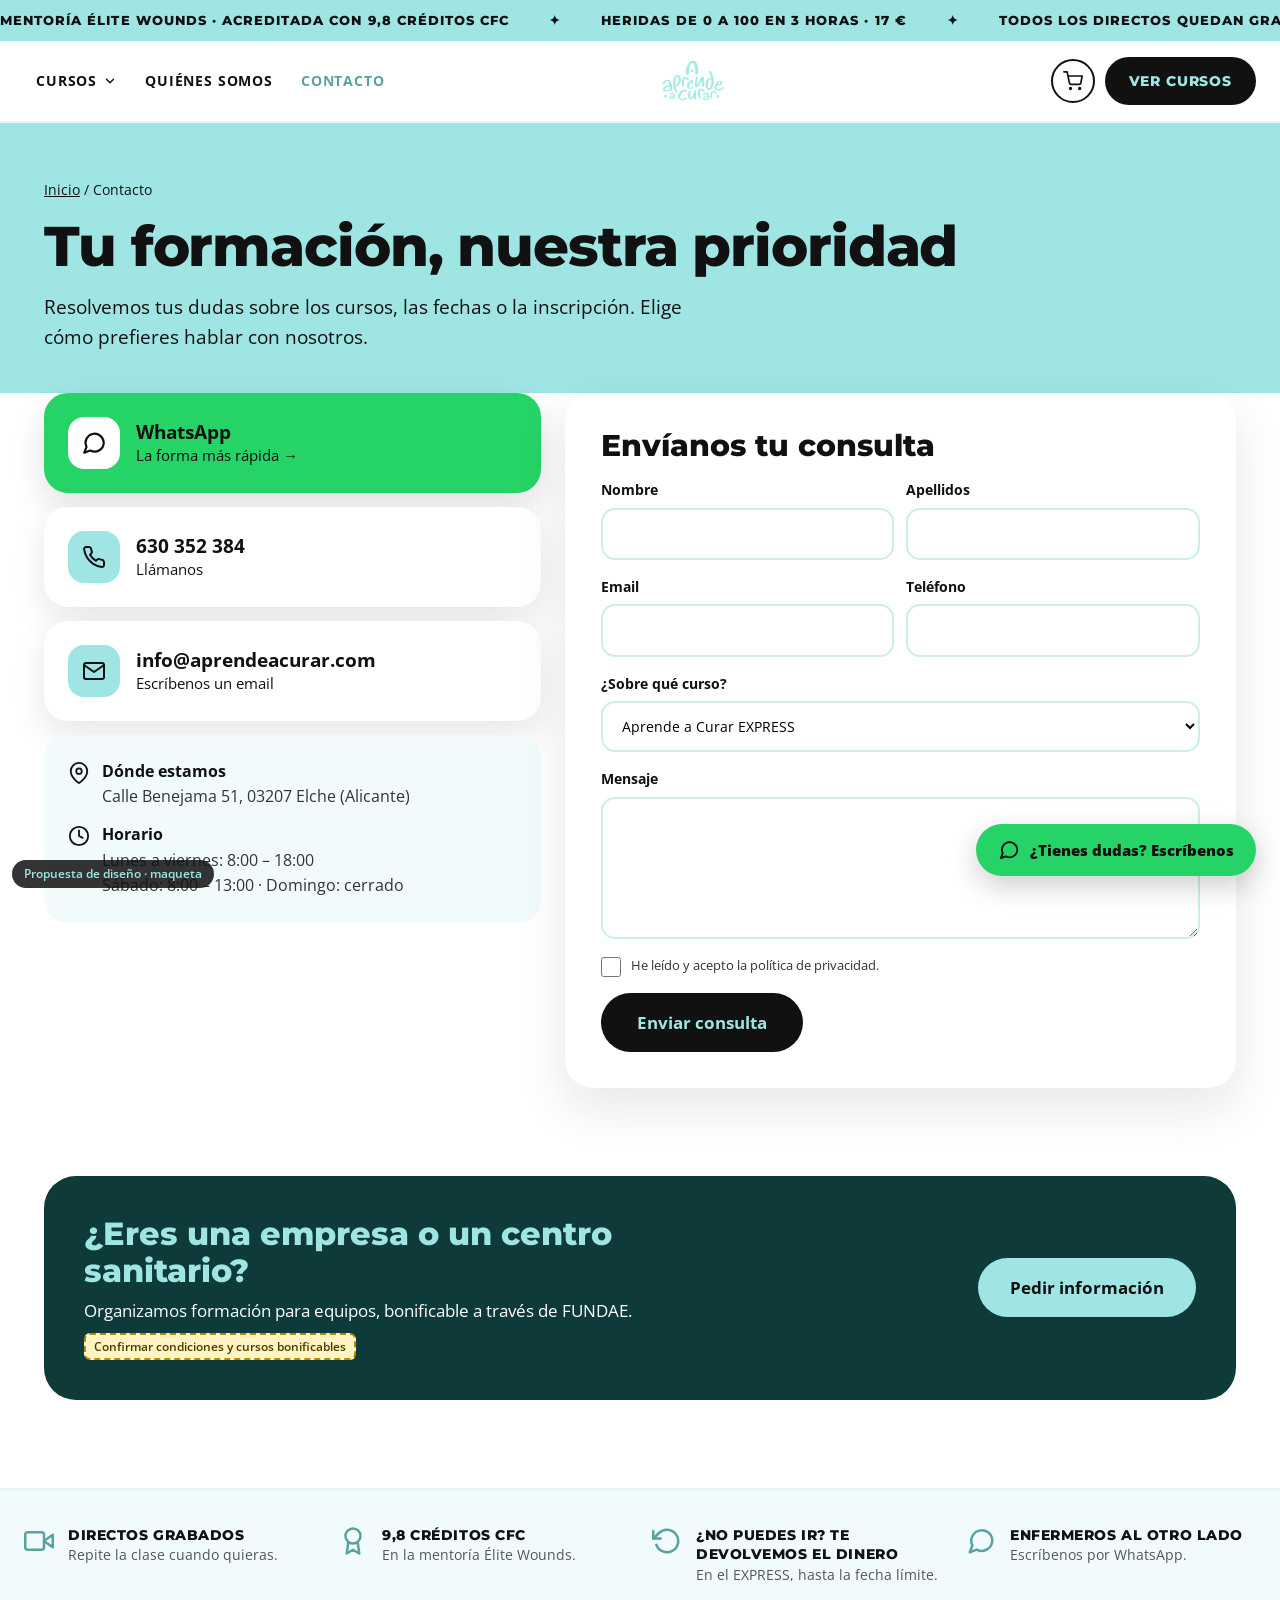
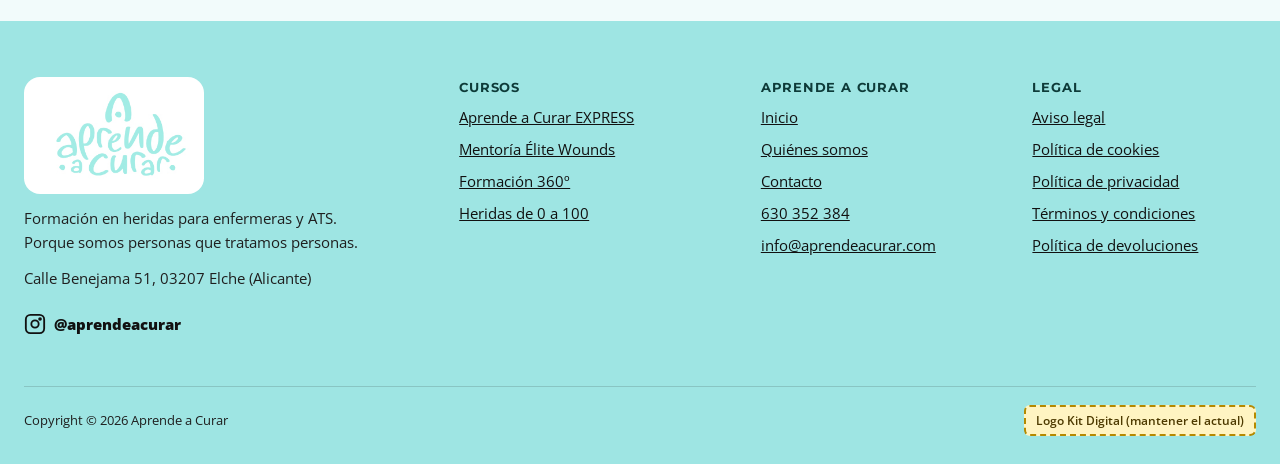
<file: contacto.html>
<!doctype html>
<html lang="es">
<head>
<meta charset="utf-8">
<meta name="viewport" content="width=device-width, initial-scale=1">
<meta name="robots" content="noindex, nofollow">
<title>Contacto · Aprende a Curar</title>
<link rel="icon" href="logo_cabecera.png">
<link rel="preconnect" href="https://fonts.googleapis.com">
<link rel="stylesheet" href="https://fonts.googleapis.com/css2?family=Montserrat:wght@400;500;600;700;800&family=Open+Sans:wght@400;500;600;700;800&display=swap">
<link rel="stylesheet" href="web.css">
<style>
body{margin:0;background:#ffffff}
a{color:#111111}a:hover{color:#58A39E}
body{margin:0}
@keyframes aac-ticker{from{transform:translateX(0)}to{transform:translateX(-50%)}}
.aac-ticker-track{animation:aac-ticker 38s linear infinite}
@media (prefers-reduced-motion: reduce){.aac-ticker-track{animation:none}}
@media (max-width:760px){.aac-logo{order:0!important;flex:1 1 auto!important;justify-content:flex-start!important}.aac-act{order:1!important;flex:0 0 auto!important}.aac-nav{order:2!important;flex:1 1 100%!important;font-size:13px!important}}
body{margin:0}
</style>
</head>
<body>

<div style="font-family: 'Open Sans', Arial, sans-serif; color: #333333; font-size: 16px; line-height: 1.6; background: #ffffff; min-width: 0; overflow-x: hidden">

<div style="font-family: 'Open Sans', Arial, sans-serif; color: #111111; position: relative; z-index: 30">
<!-- CINTA DE MENSAJES -->
<div style="background: #9EE5E3; color: #111111; overflow: hidden; white-space: nowrap; font-family: Montserrat, Arial, sans-serif; font-weight: 800; font-size: 13px; letter-spacing: 0.08em; text-transform: uppercase">
<div class="aac-ticker-track" style="display: inline-flex; gap: 40px; padding: 10px 0; width: max-content">
<span>Mentoría Élite Wounds · acreditada con 9,8 créditos CFC</span><span aria-hidden="true">✦</span>
<span>Heridas de 0 a 100 en 3 horas · 17 €</span><span aria-hidden="true">✦</span>
<span>Todos los directos quedan grabados</span><span aria-hidden="true">✦</span>
<span>Casos clínicos reales, sin paja</span><span aria-hidden="true">✦</span>
<span aria-hidden="true">Mentoría Élite Wounds · acreditada con 9,8 créditos CFC</span><span aria-hidden="true">✦</span>
<span aria-hidden="true">Heridas de 0 a 100 en 3 horas · 17 €</span><span aria-hidden="true">✦</span>
<span aria-hidden="true">Todos los directos quedan grabados</span><span aria-hidden="true">✦</span>
<span aria-hidden="true">Casos clínicos reales, sin paja</span><span aria-hidden="true">✦</span>
</div>
</div>
<!-- CABECERA BLANCA -->
<header style="background: #ffffff; position: relative; border-bottom: 2px solid #E6F4F3">
<div style="max-width: 1320px; margin: 0 auto; padding: 12px 24px; display: flex; flex-wrap: wrap; align-items: center; gap: 10px 24px">
<nav aria-label="Menú principal" class="aac-nav" style="order: 1; flex: 1 1 360px; display: flex; flex-wrap: wrap; align-items: center; gap: 2px 4px; font-weight: 700; font-size: 14px; letter-spacing: 0.06em; text-transform: uppercase">
<div style="position: relative">
<button aria-controls="menu-cursos" aria-expanded="false" data-toggle-menu="" style="font: inherit; font-weight: 700; letter-spacing: 0.06em; text-transform: uppercase; color: #111111; background: transparent; border: 0; padding: 12px 12px; display: flex; align-items: center; gap: 6px; cursor: pointer; min-height: 44px" type="button">
Cursos
<svg aria-hidden="true" fill="none" height="14" stroke="currentColor" stroke-linecap="round" stroke-linejoin="round" stroke-width="2.5" viewbox="0 0 24 24" width="14"><polyline points="6 9 12 15 18 9"></polyline></svg>
</button>
<div hidden="" id="menu-cursos" style="position: absolute; top: 58px; left: -12px; width: 820px; max-width: 92vw; background: #ffffff; color: #111111; border-radius: 22px; box-shadow: 0 30px 70px rgba(17,17,17,0.18); padding: 18px; display: grid; grid-template-columns: repeat(2, minmax(0, 1fr)); gap: 10px; border-top: 6px solid #9EE5E3; text-transform: none; letter-spacing: 0">
<a href="curso-express.html" style="display: flex; gap: 14px; align-items: center; text-decoration: none; padding: 10px; border-radius: 16px; background: #F2FBFB">
<img alt="" src="express.jpg" style="width: 64px; height: 80px; object-fit: cover; border-radius: 10px; flex: none"/>
<span style="display: flex; flex-direction: column; gap: 2px">
<span style="color: #111111; font-weight: 800; font-size: 15px">Aprende a Curar EXPRESS</span>
<span style="color: #666666; font-weight: 500; font-size: 13px">Presencial · 1 día</span>
<span style="color: #111111; font-weight: 800; font-size: 15px">97 €</span>
</span>
</a>
<a href="curso-elite.html" style="display: flex; gap: 14px; align-items: center; text-decoration: none; padding: 10px; border-radius: 16px; background: #F2FBFB">
<img alt="" src="elite.jpg" style="width: 64px; height: 80px; object-fit: cover; border-radius: 10px; flex: none"/>
<span style="display: flex; flex-direction: column; gap: 2px">
<span style="color: #111111; font-weight: 800; font-size: 15px">Mentoría Formativa Élite Wounds</span>
<span style="color: #666666; font-weight: 500; font-size: 13px">Online · 4 meses · 9,8 créditos CFC</span>
<span style="color: #111111; font-weight: 800; font-size: 15px"><del style="color: #666666; font-weight: 500">200 €</del> 97 €</span>
</span>
</a>
<a href="curso-360.html" style="display: flex; gap: 14px; align-items: center; text-decoration: none; padding: 10px; border-radius: 16px; background: #F2FBFB">
<img alt="" src="f360.jpg" style="width: 64px; height: 80px; object-fit: cover; border-radius: 10px; flex: none"/>
<span style="display: flex; flex-direction: column; gap: 2px">
<span style="color: #111111; font-weight: 800; font-size: 15px">Formación 360º en el tratamiento de heridas</span>
<span style="color: #666666; font-weight: 500; font-size: 13px">Online en directo · grabación 3 meses</span>
<span style="color: #111111; font-weight: 800; font-size: 15px"><del style="color: #666666; font-weight: 500">57 €</del> 17 €</span>
</span>
</a>
<a href="curso-0a100.html" style="display: flex; gap: 14px; align-items: center; text-decoration: none; padding: 10px; border-radius: 16px; background: #F2FBFB">
<img alt="" src="h0a100.jpg" style="width: 64px; height: 80px; object-fit: cover; border-radius: 10px; flex: none"/>
<span style="display: flex; flex-direction: column; gap: 2px">
<span style="color: #111111; font-weight: 800; font-size: 15px">Heridas de 0 a 100… en 3 horas</span>
<span style="color: #666666; font-weight: 500; font-size: 13px">Online en directo · 3 horas</span>
<span style="color: #111111; font-weight: 800; font-size: 15px"><del style="color: #666666; font-weight: 500">57 €</del> 17 €</span>
</span>
</a>
<div style="grid-column: 1 / -1; display: flex; flex-wrap: wrap; justify-content: space-between; align-items: center; gap: 8px; padding: 8px 6px 0; font-size: 14px">
<span style="color: #666666">Seminarios online: <strong style="color: #111111">próximamente</strong></span>
<a href="index.html" style="color: #111111; font-weight: 800">Ver todos los cursos →</a>
</div>
</div>
</div>
<a href="sobre-nosotros.html" style="color: #111111; text-decoration: none; padding: 12px 12px">Quiénes somos</a>
<a href="contacto.html" style="color: #58A39E; text-decoration: none; padding: 12px 12px">Contacto</a>
</nav>
<a aria-label="Aprende a Curar, inicio" class="aac-logo" href="index.html" style="order: 2; display: flex; align-items: center; justify-content: center; flex: 0 0 auto">
<img alt="Logo de Aprende a Curar" src="logo_cabecera.png" style="height: 56px; width: auto; display: block"/>
</a>
<div class="aac-act" style="order: 3; flex: 1 1 260px; display: flex; align-items: center; justify-content: flex-end; gap: 10px">
<a aria-label="Carrito" href="https://www.aprendeacurar.com/carrito/" style="display: flex; align-items: center; justify-content: center; width: 44px; height: 44px; border-radius: 100px; border: 2px solid #111111">
<svg aria-hidden="true" fill="none" height="20" stroke="#111111" stroke-linecap="round" stroke-linejoin="round" stroke-width="2" viewbox="0 0 24 24" width="20"><circle cx="9" cy="21" r="1"></circle><circle cx="20" cy="21" r="1"></circle><path d="M1 1h4l2.7 13.4a2 2 0 0 0 2 1.6h9.7a2 2 0 0 0 2-1.6L23 6H6"></path></svg>
</a>
<button data-toggle-menu="" style="font: inherit; background: #111111; color: #9EE5E3; border: 0; cursor: pointer; font-family: Montserrat, Arial, sans-serif; font-weight: 800; font-size: 14px; letter-spacing: 0.06em; text-transform: uppercase; padding: 13px 24px; border-radius: 100px; min-height: 44px" type="button">Ver cursos</button>
</div>
</div>
</header>
</div>

<section style="background: #9EE5E3">
<div style="max-width: 1240px; margin: 0 auto; padding: 56px 24px 120px; display: flex; flex-direction: column; gap: 16px">
<nav aria-label="Ruta" style="font-size: 14px; color: #111111"><a href="index.html" style="color: #111111">Inicio</a> / Contacto</nav>
<h1 style="margin: 0; font-family: Montserrat, Arial, sans-serif; font-weight: 800; font-size: 56px; line-height: 1.05; color: #111111; letter-spacing: -0.02em">Tu formación, nuestra prioridad</h1>
<p style="margin: 0; font-size: 19px; color: #111111; max-width: 640px">Resolvemos tus dudas sobre los cursos, las fechas o la inscripción. Elige cómo prefieres hablar con nosotros.</p>
</div>
</section>
<section style="background: #ffffff">
<div style="max-width: 1240px; margin: -80px auto 0; padding: 0 24px 88px; display: flex; flex-wrap: wrap; gap: 24px; align-items: flex-start">
<!-- VÍAS DE CONTACTO -->
<div style="flex: 1 1 360px; min-width: 0; display: flex; flex-direction: column; gap: 14px">
<a href="https://wa.me/34630352384" style="background: #25D366; color: #111111; text-decoration: none; border-radius: 24px; padding: 24px; display: flex; gap: 16px; align-items: center; box-shadow: 0 14px 34px rgba(17,17,17,0.12)">
<span style="width: 52px; height: 52px; border-radius: 16px; background: #ffffff; flex: none; display: flex; align-items: center; justify-content: center"><svg aria-hidden="true" fill="none" height="26" stroke="#111111" stroke-linecap="round" stroke-linejoin="round" stroke-width="2" viewbox="0 0 24 24" width="26"><path d="M21 11.5a8.4 8.4 0 0 1-12.4 7.4L3 21l2.1-5.4A8.4 8.4 0 1 1 21 11.5z"></path></svg></span>
<span style="display: flex; flex-direction: column; line-height: 1.35"><strong style="font-size: 19px">WhatsApp</strong><span style="font-size: 15px">La forma más rápida →</span></span>
</a>
<a href="tel:+34630352384" style="background: #ffffff; color: #111111; text-decoration: none; border-radius: 24px; padding: 24px; display: flex; gap: 16px; align-items: center; box-shadow: 0 14px 34px rgba(17,17,17,0.10)">
<span style="width: 52px; height: 52px; border-radius: 16px; background: #9EE5E3; flex: none; display: flex; align-items: center; justify-content: center"><svg aria-hidden="true" fill="none" height="24" stroke="#111111" stroke-linecap="round" stroke-linejoin="round" stroke-width="2" viewbox="0 0 24 24" width="24"><path d="M22 16.9v3a2 2 0 0 1-2.2 2 19.8 19.8 0 0 1-8.6-3.1 19.5 19.5 0 0 1-6-6A19.8 19.8 0 0 1 2.1 4.2 2 2 0 0 1 4.1 2h3a2 2 0 0 1 2 1.7c.1.9.4 1.8.7 2.7a2 2 0 0 1-.5 2.1L8 9.8a16 16 0 0 0 6 6l1.3-1.3a2 2 0 0 1 2.1-.4c.9.3 1.8.6 2.7.7a2 2 0 0 1 1.7 2z"></path></svg></span>
<span style="display: flex; flex-direction: column; line-height: 1.35"><strong style="font-size: 19px">630 352 384</strong><span style="font-size: 15px">Llámanos</span></span>
</a>
<a href="mailto:info@aprendeacurar.com" style="background: #ffffff; color: #111111; text-decoration: none; border-radius: 24px; padding: 24px; display: flex; gap: 16px; align-items: center; box-shadow: 0 14px 34px rgba(17,17,17,0.10)">
<span style="width: 52px; height: 52px; border-radius: 16px; background: #9EE5E3; flex: none; display: flex; align-items: center; justify-content: center"><svg aria-hidden="true" fill="none" height="24" stroke="#111111" stroke-linecap="round" stroke-linejoin="round" stroke-width="2" viewbox="0 0 24 24" width="24"><rect height="16" rx="2" width="20" x="2" y="4"></rect><path d="m22 6-10 7L2 6"></path></svg></span>
<span style="display: flex; flex-direction: column; line-height: 1.35"><strong style="font-size: 19px">info@aprendeacurar.com</strong><span style="font-size: 15px">Escríbenos un email</span></span>
</a>
<div style="background: #F2FBFB; border-radius: 24px; padding: 24px; display: flex; flex-direction: column; gap: 12px">
<div style="display: flex; gap: 12px; align-items: flex-start">
<svg aria-hidden="true" fill="none" height="22" stroke="#111111" stroke-linecap="round" stroke-linejoin="round" stroke-width="2" style="flex: none; margin-top: 3px" viewbox="0 0 24 24" width="22"><path d="M21 10c0 7-9 13-9 13s-9-6-9-13a9 9 0 0 1 18 0z"></path><circle cx="12" cy="10" r="3"></circle></svg>
<span><strong style="color: #111111">Dónde estamos</strong><br/>Calle Benejama 51, 03207 Elche (Alicante)</span>
</div>
<div style="display: flex; gap: 12px; align-items: flex-start">
<svg aria-hidden="true" fill="none" height="22" stroke="#111111" stroke-linecap="round" stroke-linejoin="round" stroke-width="2" style="flex: none; margin-top: 3px" viewbox="0 0 24 24" width="22"><circle cx="12" cy="12" r="10"></circle><polyline points="12 6 12 12 16 14"></polyline></svg>
<span><strong style="color: #111111">Horario</strong><br/>Lunes a viernes: 8:00 – 18:00<br/>Sábado: 8:00 – 13:00 · Domingo: cerrado</span>
</div>
</div>
</div>
<!-- FORMULARIO -->
<form style="flex: 1.4 1 480px; min-width: 0; background: #ffffff; border-radius: 28px; padding: 36px; display: flex; flex-direction: column; gap: 16px; box-shadow: 0 20px 50px rgba(17,17,17,0.10)">
<h2 style="margin: 0; font-family: Montserrat, Arial, sans-serif; font-weight: 800; font-size: 30px; line-height: 1.15; color: #111111">Envíanos tu consulta</h2>
<div style="display: flex; flex-wrap: wrap; gap: 12px">
<label style="flex: 1 1 200px; display: flex; flex-direction: column; gap: 6px; font-size: 14px; font-weight: 700; color: #111111">Nombre
<input autocomplete="given-name" name="nombre" style="font: inherit; font-weight: 400; border: 2px solid #CDEDEB; border-radius: 14px; padding: 13px 15px" type="text"/>
</label>
<label style="flex: 1 1 200px; display: flex; flex-direction: column; gap: 6px; font-size: 14px; font-weight: 700; color: #111111">Apellidos
<input autocomplete="family-name" name="apellidos" style="font: inherit; font-weight: 400; border: 2px solid #CDEDEB; border-radius: 14px; padding: 13px 15px" type="text"/>
</label>
</div>
<div style="display: flex; flex-wrap: wrap; gap: 12px">
<label style="flex: 1 1 200px; display: flex; flex-direction: column; gap: 6px; font-size: 14px; font-weight: 700; color: #111111">Email
<input autocomplete="email" name="email" style="font: inherit; font-weight: 400; border: 2px solid #CDEDEB; border-radius: 14px; padding: 13px 15px" type="email"/>
</label>
<label style="flex: 1 1 200px; display: flex; flex-direction: column; gap: 6px; font-size: 14px; font-weight: 700; color: #111111">Teléfono
<input autocomplete="tel" name="telefono" style="font: inherit; font-weight: 400; border: 2px solid #CDEDEB; border-radius: 14px; padding: 13px 15px" type="tel"/>
</label>
</div>
<label style="display: flex; flex-direction: column; gap: 6px; font-size: 14px; font-weight: 700; color: #111111">¿Sobre qué curso?
<select name="curso" style="font: inherit; font-weight: 400; border: 2px solid #CDEDEB; border-radius: 14px; padding: 13px 15px; background: #ffffff">
<option>Aprende a Curar EXPRESS</option>
<option>Mentoría Élite Wounds</option>
<option>Formación 360º</option>
<option>Heridas de 0 a 100… en 3 horas</option>
<option>Formación para mi empresa (FUNDAE)</option>
<option>Otra consulta</option>
</select>
</label>
<label style="display: flex; flex-direction: column; gap: 6px; font-size: 14px; font-weight: 700; color: #111111">Mensaje
<textarea name="mensaje" rows="5" style="font: inherit; font-weight: 400; border: 2px solid #CDEDEB; border-radius: 14px; padding: 13px 15px; resize: vertical"></textarea>
</label>
<label style="display: flex; gap: 10px; align-items: flex-start; font-size: 13px; color: #333333">
<input name="privacidad" style="width: 20px; height: 20px; margin: 2px 0 0; flex: none" type="checkbox"/>
<span>He leído y acepto la política de privacidad.</span>
</label>
<button style="align-self: flex-start; font: inherit; background: #111111; color: #9EE5E3; font-weight: 700; font-size: 17px; border: 0; padding: 16px 36px; border-radius: 100px; cursor: pointer" type="button">Enviar consulta</button>
</form>
</div>
</section>
<!-- EMPRESAS -->
<section style="background: #ffffff">
<div style="max-width: 1240px; margin: 0 auto; padding: 0 24px 88px">
<div style="background: #0E3B39; color: #ffffff; border-radius: 32px; padding: 40px; display: flex; flex-wrap: wrap; gap: 20px 40px; align-items: center; justify-content: space-between">
<div style="display: flex; flex-direction: column; gap: 8px; max-width: 700px">
<h2 style="margin: 0; font-family: Montserrat, Arial, sans-serif; font-weight: 800; font-size: 32px; line-height: 1.15; color: #9EE5E3">¿Eres una empresa o un centro sanitario?</h2>
<p style="margin: 0; font-size: 17px">Organizamos formación para equipos, bonificable a través de FUNDAE.</p>
<span style="align-self: flex-start; background: #FFF4C2; border: 2px dashed #B58900; color: #4D3A00; border-radius: 6px; padding: 2px 8px; font-size: 12px; font-weight: 600">Confirmar condiciones y cursos bonificables</span>
</div>
<a href="https://wa.me/34630352384" style="background: #9EE5E3; color: #111111; text-decoration: none; font-weight: 700; font-size: 17px; padding: 16px 32px; border-radius: 100px">Pedir información</a>
</div>
</div>
</section>

<div style="font-family: 'Open Sans', Arial, sans-serif; color: #111111; font-size: 15px; line-height: 1.6; background: #9EE5E3">
<!-- FRANJA DE GARANTÍAS -->
<section aria-label="Por qué con nosotros" style="background: #F2FBFB; border-top: 2px solid #E6F4F3">
<div style="max-width: 1320px; margin: 0 auto; padding: 36px 24px; display: grid; grid-template-columns: repeat(auto-fit, minmax(240px, 1fr)); gap: 24px">
<div style="display: flex; gap: 14px; align-items: flex-start">
<svg aria-hidden="true" fill="none" height="30" stroke="#58A39E" stroke-linecap="round" stroke-linejoin="round" stroke-width="2" style="flex: none" viewbox="0 0 24 24" width="30"><polygon points="23 7 16 12 23 17 23 7"></polygon><rect height="14" rx="2" width="15" x="1" y="5"></rect></svg>
<span style="display: flex; flex-direction: column; line-height: 1.4"><strong style="font-family: Montserrat, Arial, sans-serif; font-weight: 800; text-transform: uppercase; letter-spacing: 0.04em; font-size: 14px">Directos grabados</strong><span style="color: #555555; font-size: 14px">Repite la clase cuando quieras.</span></span>
</div>
<div style="display: flex; gap: 14px; align-items: flex-start">
<svg aria-hidden="true" fill="none" height="30" stroke="#58A39E" stroke-linecap="round" stroke-linejoin="round" stroke-width="2" style="flex: none" viewbox="0 0 24 24" width="30"><circle cx="12" cy="8" r="6"></circle><path d="M8.2 13.3 7 22l5-3 5 3-1.2-8.7"></path></svg>
<span style="display: flex; flex-direction: column; line-height: 1.4"><strong style="font-family: Montserrat, Arial, sans-serif; font-weight: 800; text-transform: uppercase; letter-spacing: 0.04em; font-size: 14px">9,8 créditos CFC</strong><span style="color: #555555; font-size: 14px">En la mentoría Élite Wounds.</span></span>
</div>
<div style="display: flex; gap: 14px; align-items: flex-start">
<svg aria-hidden="true" fill="none" height="30" stroke="#58A39E" stroke-linecap="round" stroke-linejoin="round" stroke-width="2" style="flex: none" viewbox="0 0 24 24" width="30"><polyline points="1 4 1 10 7 10"></polyline><path d="M3.5 15a9 9 0 1 0 2.1-9.4L1 10"></path></svg>
<span style="display: flex; flex-direction: column; line-height: 1.4"><strong style="font-family: Montserrat, Arial, sans-serif; font-weight: 800; text-transform: uppercase; letter-spacing: 0.04em; font-size: 14px">¿No puedes ir? Te devolvemos el dinero</strong><span style="color: #555555; font-size: 14px">En el EXPRESS, hasta la fecha límite.</span></span>
</div>
<div style="display: flex; gap: 14px; align-items: flex-start">
<svg aria-hidden="true" fill="none" height="30" stroke="#58A39E" stroke-linecap="round" stroke-linejoin="round" stroke-width="2" style="flex: none" viewbox="0 0 24 24" width="30"><path d="M21 11.5a8.4 8.4 0 0 1-12.4 7.4L3 21l2.1-5.4A8.4 8.4 0 1 1 21 11.5z"></path></svg>
<span style="display: flex; flex-direction: column; line-height: 1.4"><strong style="font-family: Montserrat, Arial, sans-serif; font-weight: 800; text-transform: uppercase; letter-spacing: 0.04em; font-size: 14px">Enfermeros al otro lado</strong><span style="color: #555555; font-size: 14px">Escríbenos por WhatsApp.</span></span>
</div>
</div>
</section>
<footer style="background: #9EE5E3">
<div style="max-width: 1320px; margin: 0 auto; padding: 56px 24px 28px; display: flex; flex-direction: column; gap: 40px">
<div style="display: flex; flex-wrap: wrap; gap: 36px 48px">
<div style="flex: 2 1 280px; display: flex; flex-direction: column; gap: 12px">
<a aria-label="Aprende a Curar, inicio" href="index.html" style="align-self: flex-start"><img alt="Aprende a Curar" src="logo_cabecera.png" style="width: 180px; height: auto; display: block; border-radius: 16px"/></a>
<p style="margin: 0; max-width: 360px; color: #1f1f1f">Formación en heridas para enfermeras y ATS. Porque somos personas que tratamos personas.</p>
<span style="color: #1f1f1f">Calle Benejama 51, 03207 Elche (Alicante)</span>
<a href="https://www.instagram.com/aprendeacurar/" style="align-self: flex-start; display: flex; align-items: center; gap: 8px; color: #111111; font-weight: 800; text-decoration: none; min-height: 44px">
<svg aria-hidden="true" fill="none" height="22" stroke="#111111" stroke-linecap="round" stroke-linejoin="round" stroke-width="2" viewbox="0 0 24 24" width="22"><rect height="20" rx="5" width="20" x="2" y="2"></rect><circle cx="12" cy="12" r="4"></circle><circle cx="17.5" cy="6.5" r="1"></circle></svg>
@aprendeacurar</a>
</div>
<nav aria-label="Cursos" style="flex: 1 1 200px; display: flex; flex-direction: column; gap: 8px">
<strong style="font-family: Montserrat, Arial, sans-serif; text-transform: uppercase; letter-spacing: 0.06em; font-size: 13px; color: #0E3B39">Cursos</strong>
<a href="curso-express.html" style="color: #111111">Aprende a Curar EXPRESS</a>
<a href="curso-elite.html" style="color: #111111">Mentoría Élite Wounds</a>
<a href="curso-360.html" style="color: #111111">Formación 360º</a>
<a href="curso-0a100.html" style="color: #111111">Heridas de 0 a 100</a>
</nav>
<nav aria-label="Aprende a Curar" style="flex: 1 1 170px; display: flex; flex-direction: column; gap: 8px">
<strong style="font-family: Montserrat, Arial, sans-serif; text-transform: uppercase; letter-spacing: 0.06em; font-size: 13px; color: #0E3B39">Aprende a Curar</strong>
<a href="index.html" style="color: #111111">Inicio</a>
<a href="sobre-nosotros.html" style="color: #111111">Quiénes somos</a>
<a href="contacto.html" style="color: #111111">Contacto</a>
<a href="tel:+34630352384" style="color: #111111">630 352 384</a>
<a href="mailto:info@aprendeacurar.com" style="color: #111111">info@aprendeacurar.com</a>
</nav>
<nav aria-label="Legal" style="flex: 1 1 170px; display: flex; flex-direction: column; gap: 8px">
<strong style="font-family: Montserrat, Arial, sans-serif; text-transform: uppercase; letter-spacing: 0.06em; font-size: 13px; color: #0E3B39">Legal</strong>
<a href="https://www.aprendeacurar.com/aviso-legal/" style="color: #111111">Aviso legal</a>
<a href="https://www.aprendeacurar.com/politica-de-cookies/" style="color: #111111">Política de cookies</a>
<a href="https://www.aprendeacurar.com/politica-de-privacidad/" style="color: #111111">Política de privacidad</a>
<a href="https://www.aprendeacurar.com/terminos-y-condiciones/" style="color: #111111">Términos y condiciones</a>
<a href="https://www.aprendeacurar.com/reembolso_devoluciones/" style="color: #111111">Política de devoluciones</a>
</nav>
</div>
<div style="display: flex; flex-wrap: wrap; justify-content: space-between; align-items: center; gap: 12px; border-top: 1px solid rgba(17,17,17,0.15); padding-top: 18px; font-size: 13px; color: #1f1f1f">
<span>Copyright © 2026 Aprende a Curar</span>
<span style="background: #FFF4C2; border: 2px dashed #B58900; color: #4D3A00; border-radius: 6px; padding: 4px 10px; font-size: 12px; font-weight: 600">Logo Kit Digital (mantener el actual)</span>
</div>
</div>
</footer>
<a aria-label="Abrir chat de WhatsApp" href="https://wa.me/34630352384" style="position: fixed; right: 24px; bottom: 24px; z-index: 40; display: flex; align-items: center; gap: 10px; background: #25D366; color: #111111; text-decoration: none; font-weight: 800; font-size: 15px; padding: 14px 22px; border-radius: 100px; box-shadow: 0 10px 28px rgba(17,17,17,0.2)">
<svg aria-hidden="true" fill="none" height="22" stroke="#111111" stroke-linecap="round" stroke-linejoin="round" stroke-width="2" viewbox="0 0 24 24" width="22"><path d="M21 11.5a8.4 8.4 0 0 1-12.4 7.4L3 21l2.1-5.4A8.4 8.4 0 1 1 21 11.5z"></path></svg>
¿Tienes dudas? Escríbenos</a>
</div>

</div>

<div class="propuesta" role="note">Propuesta de diseño · maqueta</div>
<script src="web.js"></script>
</body>
</html>
</file>
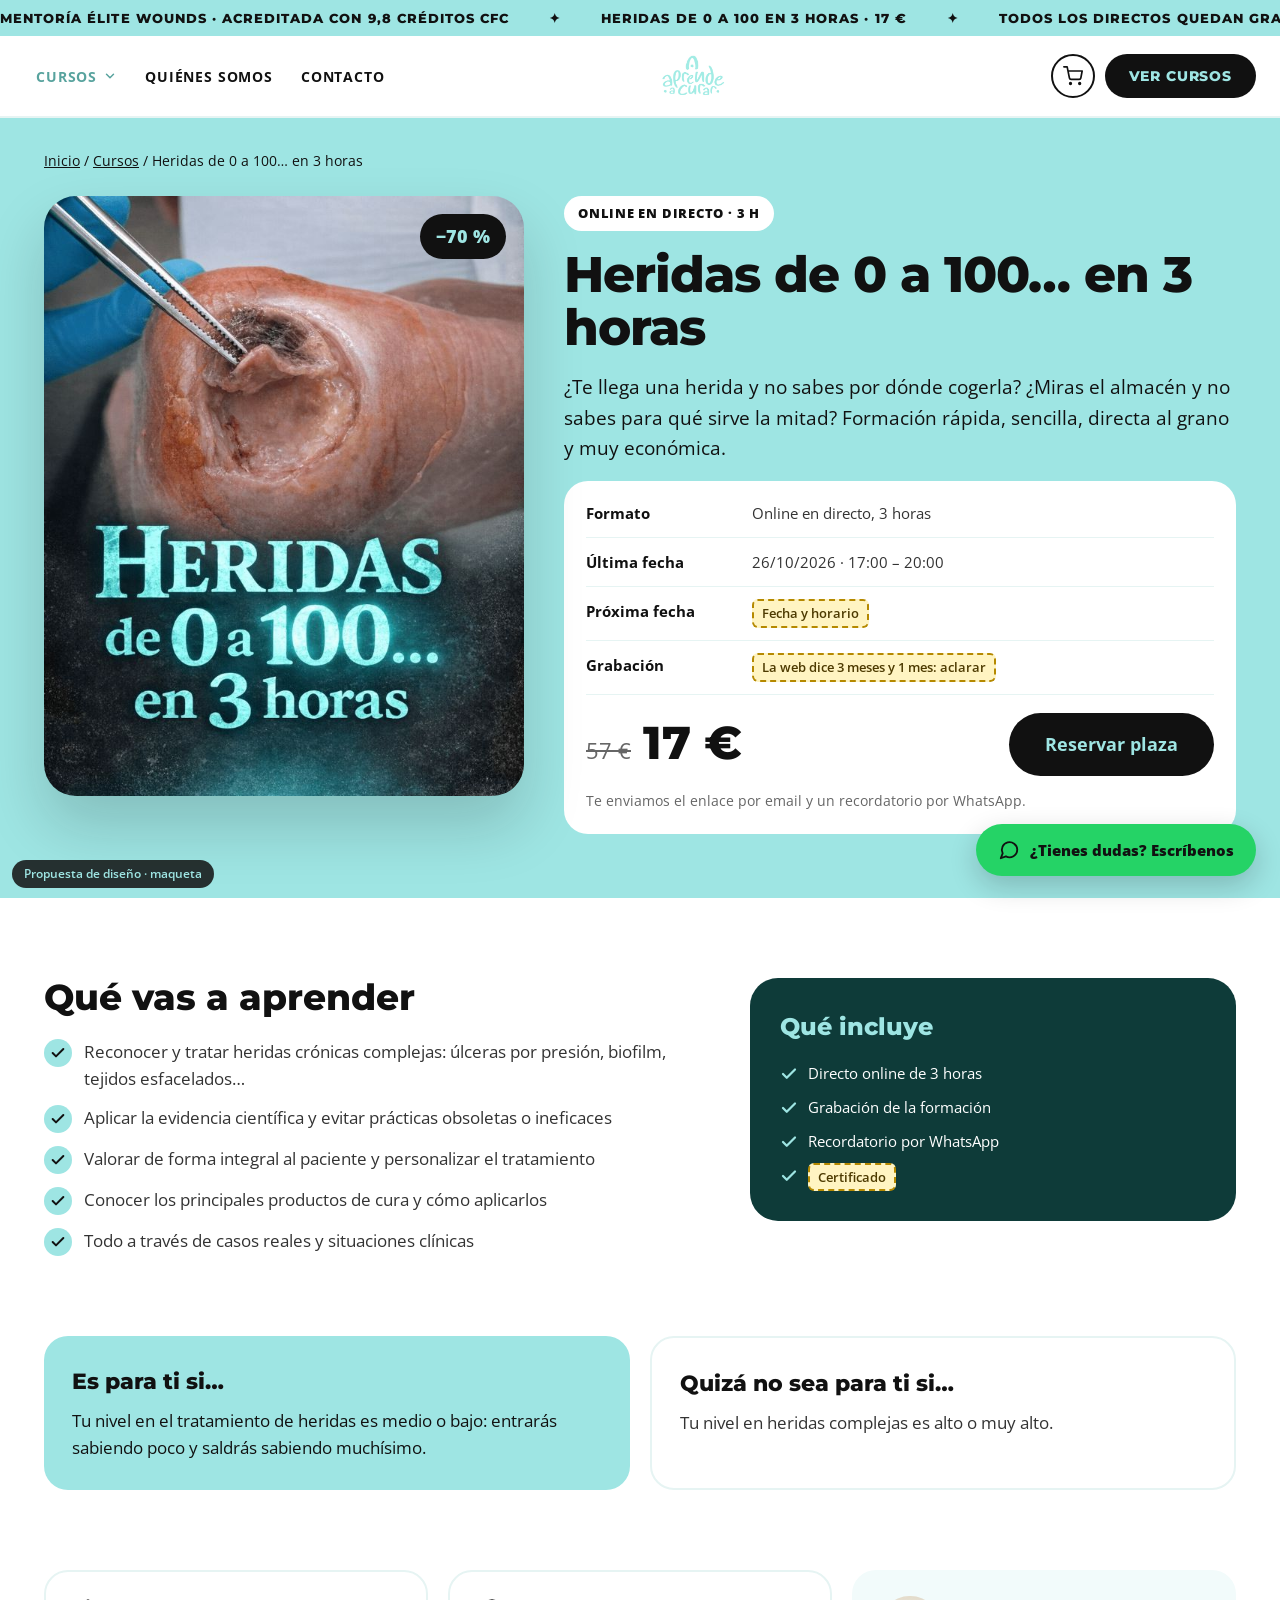
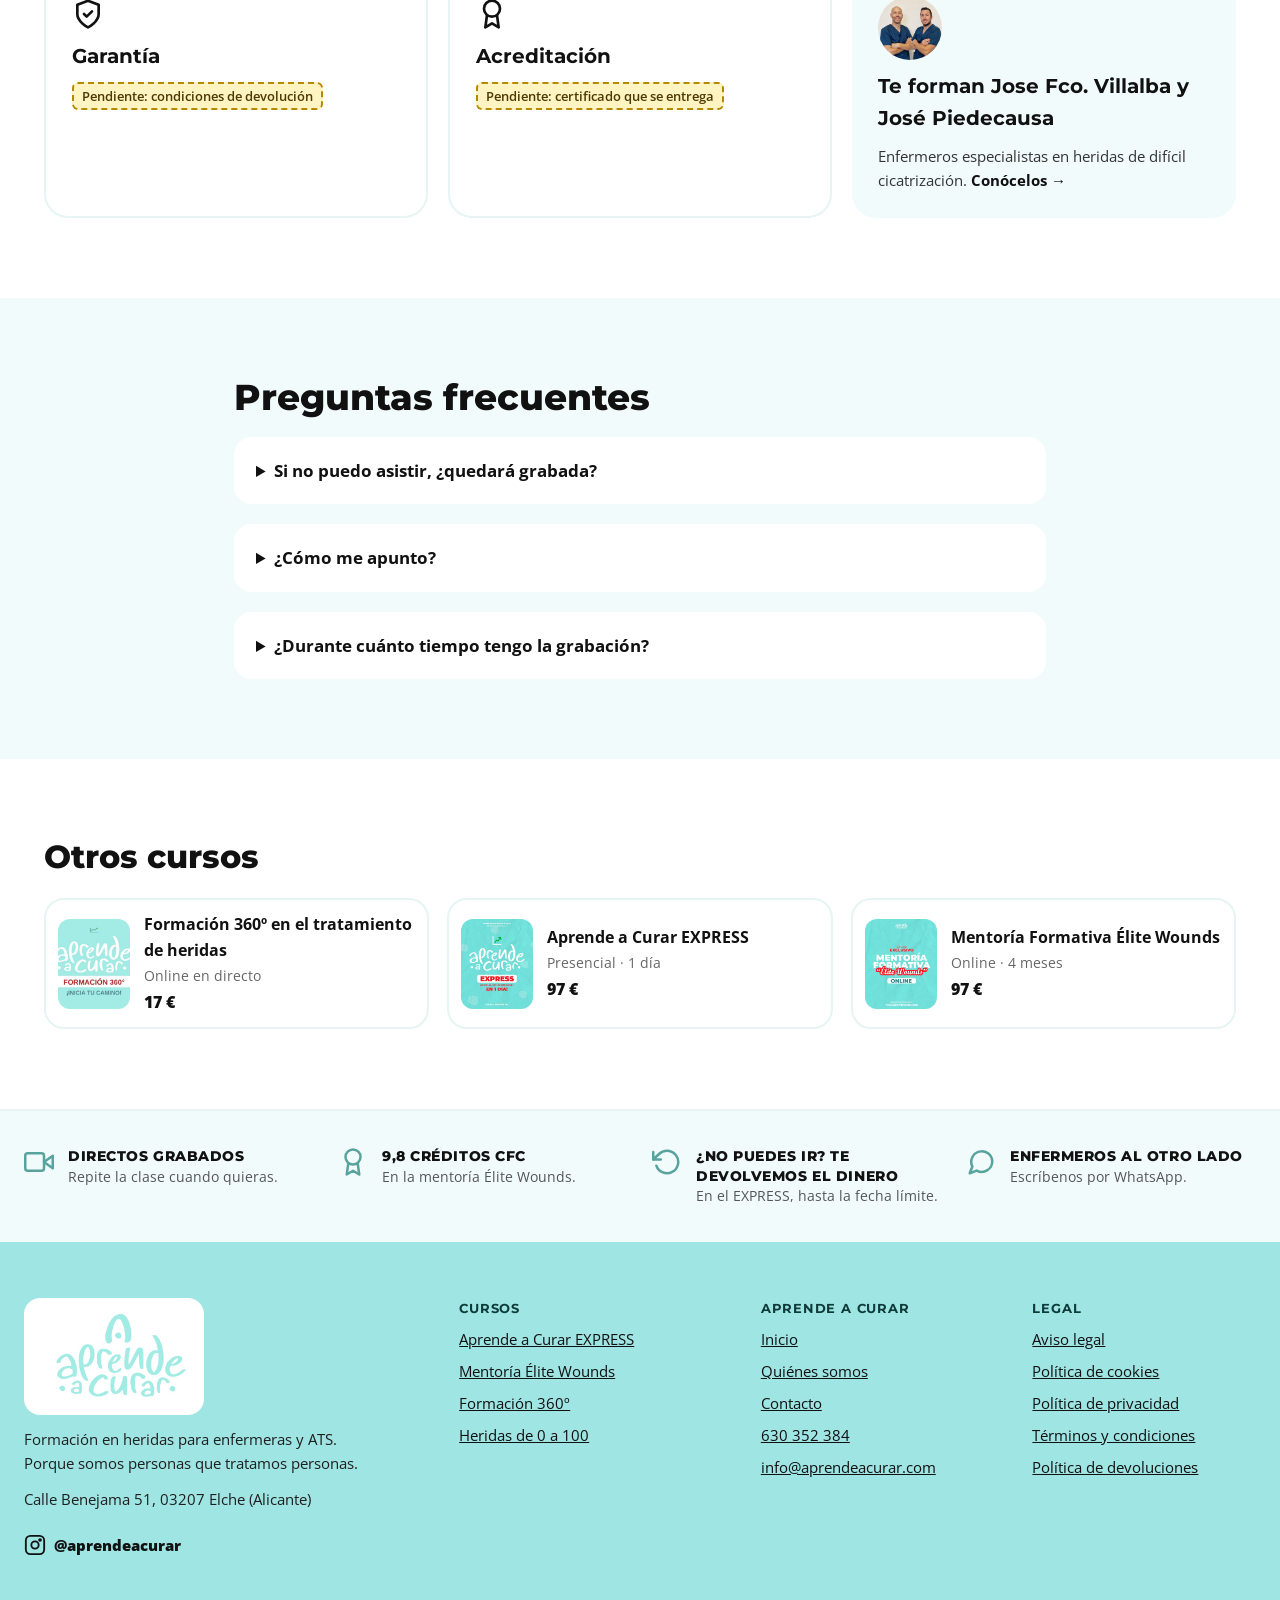
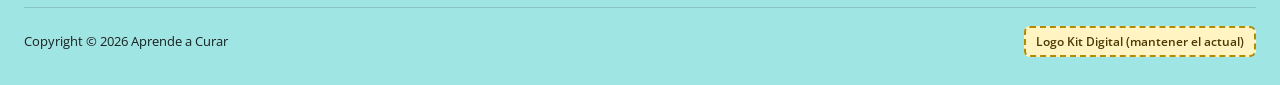
<file: curso-0a100.html>
<!doctype html>
<html lang="es">
<head>
<meta charset="utf-8">
<meta name="viewport" content="width=device-width, initial-scale=1">
<meta name="robots" content="noindex, nofollow">
<title>Heridas de 0 a 100 · Aprende a Curar</title>
<link rel="icon" href="logo_cabecera.png">
<link rel="preconnect" href="https://fonts.googleapis.com">
<link rel="stylesheet" href="https://fonts.googleapis.com/css2?family=Montserrat:wght@400;500;600;700;800&family=Open+Sans:wght@400;500;600;700;800&display=swap">
<link rel="stylesheet" href="web.css">
<style>
body{margin:0;background:#ffffff}
a{color:#111111}a:hover{color:#58A39E}
body{margin:0}
@keyframes aac-ticker{from{transform:translateX(0)}to{transform:translateX(-50%)}}
.aac-ticker-track{animation:aac-ticker 38s linear infinite}
@media (prefers-reduced-motion: reduce){.aac-ticker-track{animation:none}}
@media (max-width:760px){.aac-logo{order:0!important;flex:1 1 auto!important;justify-content:flex-start!important}.aac-act{order:1!important;flex:0 0 auto!important}.aac-nav{order:2!important;flex:1 1 100%!important;font-size:13px!important}}
body{margin:0}
</style>
</head>
<body>

<div style="font-family: 'Open Sans', Arial, sans-serif; background: #ffffff; min-width: 0; overflow-x: hidden">

<div style="font-family: 'Open Sans', Arial, sans-serif; color: #111111; position: relative; z-index: 30">
<!-- CINTA DE MENSAJES -->
<div style="background: #9EE5E3; color: #111111; overflow: hidden; white-space: nowrap; font-family: Montserrat, Arial, sans-serif; font-weight: 800; font-size: 13px; letter-spacing: 0.08em; text-transform: uppercase">
<div class="aac-ticker-track" style="display: inline-flex; gap: 40px; padding: 10px 0; width: max-content">
<span>Mentoría Élite Wounds · acreditada con 9,8 créditos CFC</span><span aria-hidden="true">✦</span>
<span>Heridas de 0 a 100 en 3 horas · 17 €</span><span aria-hidden="true">✦</span>
<span>Todos los directos quedan grabados</span><span aria-hidden="true">✦</span>
<span>Casos clínicos reales, sin paja</span><span aria-hidden="true">✦</span>
<span aria-hidden="true">Mentoría Élite Wounds · acreditada con 9,8 créditos CFC</span><span aria-hidden="true">✦</span>
<span aria-hidden="true">Heridas de 0 a 100 en 3 horas · 17 €</span><span aria-hidden="true">✦</span>
<span aria-hidden="true">Todos los directos quedan grabados</span><span aria-hidden="true">✦</span>
<span aria-hidden="true">Casos clínicos reales, sin paja</span><span aria-hidden="true">✦</span>
</div>
</div>
<!-- CABECERA BLANCA -->
<header style="background: #ffffff; position: relative; border-bottom: 2px solid #E6F4F3">
<div style="max-width: 1320px; margin: 0 auto; padding: 12px 24px; display: flex; flex-wrap: wrap; align-items: center; gap: 10px 24px">
<nav aria-label="Menú principal" class="aac-nav" style="order: 1; flex: 1 1 360px; display: flex; flex-wrap: wrap; align-items: center; gap: 2px 4px; font-weight: 700; font-size: 14px; letter-spacing: 0.06em; text-transform: uppercase">
<div style="position: relative">
<button aria-controls="menu-cursos" aria-expanded="false" data-toggle-menu="" style="font: inherit; font-weight: 700; letter-spacing: 0.06em; text-transform: uppercase; color: #58A39E; background: transparent; border: 0; padding: 12px 12px; display: flex; align-items: center; gap: 6px; cursor: pointer; min-height: 44px" type="button">
Cursos
<svg aria-hidden="true" fill="none" height="14" stroke="currentColor" stroke-linecap="round" stroke-linejoin="round" stroke-width="2.5" viewbox="0 0 24 24" width="14"><polyline points="6 9 12 15 18 9"></polyline></svg>
</button>
<div hidden="" id="menu-cursos" style="position: absolute; top: 58px; left: -12px; width: 820px; max-width: 92vw; background: #ffffff; color: #111111; border-radius: 22px; box-shadow: 0 30px 70px rgba(17,17,17,0.18); padding: 18px; display: grid; grid-template-columns: repeat(2, minmax(0, 1fr)); gap: 10px; border-top: 6px solid #9EE5E3; text-transform: none; letter-spacing: 0">
<a href="curso-express.html" style="display: flex; gap: 14px; align-items: center; text-decoration: none; padding: 10px; border-radius: 16px; background: #F2FBFB">
<img alt="" src="express.jpg" style="width: 64px; height: 80px; object-fit: cover; border-radius: 10px; flex: none"/>
<span style="display: flex; flex-direction: column; gap: 2px">
<span style="color: #111111; font-weight: 800; font-size: 15px">Aprende a Curar EXPRESS</span>
<span style="color: #666666; font-weight: 500; font-size: 13px">Presencial · 1 día</span>
<span style="color: #111111; font-weight: 800; font-size: 15px">97 €</span>
</span>
</a>
<a href="curso-elite.html" style="display: flex; gap: 14px; align-items: center; text-decoration: none; padding: 10px; border-radius: 16px; background: #F2FBFB">
<img alt="" src="elite.jpg" style="width: 64px; height: 80px; object-fit: cover; border-radius: 10px; flex: none"/>
<span style="display: flex; flex-direction: column; gap: 2px">
<span style="color: #111111; font-weight: 800; font-size: 15px">Mentoría Formativa Élite Wounds</span>
<span style="color: #666666; font-weight: 500; font-size: 13px">Online · 4 meses · 9,8 créditos CFC</span>
<span style="color: #111111; font-weight: 800; font-size: 15px"><del style="color: #666666; font-weight: 500">200 €</del> 97 €</span>
</span>
</a>
<a href="curso-360.html" style="display: flex; gap: 14px; align-items: center; text-decoration: none; padding: 10px; border-radius: 16px; background: #F2FBFB">
<img alt="" src="f360.jpg" style="width: 64px; height: 80px; object-fit: cover; border-radius: 10px; flex: none"/>
<span style="display: flex; flex-direction: column; gap: 2px">
<span style="color: #111111; font-weight: 800; font-size: 15px">Formación 360º en el tratamiento de heridas</span>
<span style="color: #666666; font-weight: 500; font-size: 13px">Online en directo · grabación 3 meses</span>
<span style="color: #111111; font-weight: 800; font-size: 15px"><del style="color: #666666; font-weight: 500">57 €</del> 17 €</span>
</span>
</a>
<a href="curso-0a100.html" style="display: flex; gap: 14px; align-items: center; text-decoration: none; padding: 10px; border-radius: 16px; background: #F2FBFB">
<img alt="" src="h0a100.jpg" style="width: 64px; height: 80px; object-fit: cover; border-radius: 10px; flex: none"/>
<span style="display: flex; flex-direction: column; gap: 2px">
<span style="color: #111111; font-weight: 800; font-size: 15px">Heridas de 0 a 100… en 3 horas</span>
<span style="color: #666666; font-weight: 500; font-size: 13px">Online en directo · 3 horas</span>
<span style="color: #111111; font-weight: 800; font-size: 15px"><del style="color: #666666; font-weight: 500">57 €</del> 17 €</span>
</span>
</a>
<div style="grid-column: 1 / -1; display: flex; flex-wrap: wrap; justify-content: space-between; align-items: center; gap: 8px; padding: 8px 6px 0; font-size: 14px">
<span style="color: #666666">Seminarios online: <strong style="color: #111111">próximamente</strong></span>
<a href="index.html" style="color: #111111; font-weight: 800">Ver todos los cursos →</a>
</div>
</div>
</div>
<a href="sobre-nosotros.html" style="color: #111111; text-decoration: none; padding: 12px 12px">Quiénes somos</a>
<a href="contacto.html" style="color: #111111; text-decoration: none; padding: 12px 12px">Contacto</a>
</nav>
<a aria-label="Aprende a Curar, inicio" class="aac-logo" href="index.html" style="order: 2; display: flex; align-items: center; justify-content: center; flex: 0 0 auto">
<img alt="Logo de Aprende a Curar" src="logo_cabecera.png" style="height: 56px; width: auto; display: block"/>
</a>
<div class="aac-act" style="order: 3; flex: 1 1 260px; display: flex; align-items: center; justify-content: flex-end; gap: 10px">
<a aria-label="Carrito" href="https://www.aprendeacurar.com/carrito/" style="display: flex; align-items: center; justify-content: center; width: 44px; height: 44px; border-radius: 100px; border: 2px solid #111111">
<svg aria-hidden="true" fill="none" height="20" stroke="#111111" stroke-linecap="round" stroke-linejoin="round" stroke-width="2" viewbox="0 0 24 24" width="20"><circle cx="9" cy="21" r="1"></circle><circle cx="20" cy="21" r="1"></circle><path d="M1 1h4l2.7 13.4a2 2 0 0 0 2 1.6h9.7a2 2 0 0 0 2-1.6L23 6H6"></path></svg>
</a>
<button data-toggle-menu="" style="font: inherit; background: #111111; color: #9EE5E3; border: 0; cursor: pointer; font-family: Montserrat, Arial, sans-serif; font-weight: 800; font-size: 14px; letter-spacing: 0.06em; text-transform: uppercase; padding: 13px 24px; border-radius: 100px; min-height: 44px" type="button">Ver cursos</button>
</div>
</div>
</header>
</div>


<div style="font-family: 'Open Sans', Arial, sans-serif; color: #333333; font-size: 16px; line-height: 1.6; background: #ffffff">
<!-- CABECERA DE LA FICHA -->
<section style="background: #9EE5E3">
<div style="max-width: 1240px; margin: 0 auto; padding: 32px 24px 64px; display: flex; flex-direction: column; gap: 24px">
<nav aria-label="Ruta" style="font-size: 14px; color: #111111"><a href="index.html" style="color: #111111">Inicio</a> / <a href="index.html" style="color: #111111">Cursos</a> / Heridas de 0 a 100… en 3 horas</nav>
<div style="display: flex; flex-wrap: wrap; gap: 40px; align-items: flex-start">
<div style="flex: 1 1 380px; min-width: 0; max-width: 480px; position: relative">
<img alt="Portada del curso Heridas de 0 a 100… en 3 horas" src="h0a100.jpg" style="width: 100%; aspect-ratio: 4 / 5; object-fit: cover; border-radius: 32px; display: block; box-shadow: 0 30px 60px rgba(17,17,17,0.18); background: #ffffff"/>
<span style="position: absolute; right: 18px; top: 18px; background: #111111; color: #9EE5E3; font-size: 18px; font-weight: 800; padding: 8px 16px; border-radius: 100px">−70 %</span>
</div>
<div style="flex: 1 1 480px; min-width: 0; display: flex; flex-direction: column; gap: 18px">
<span style="align-self: flex-start; background: #ffffff; color: #111111; font-weight: 800; font-size: 13px; letter-spacing: 0.06em; text-transform: uppercase; padding: 7px 14px; border-radius: 100px">Online en directo · 3 h</span>
<h1 style="margin: 0; font-family: Montserrat, Arial, sans-serif; font-weight: 800; font-size: 50px; line-height: 1.05; color: #111111; letter-spacing: -0.02em">Heridas de 0 a 100… en 3 horas</h1>
<p style="margin: 0; font-size: 19px; color: #111111">¿Te llega una herida y no sabes por dónde cogerla? ¿Miras el almacén y no sabes para qué sirve la mitad? Formación rápida, sencilla, directa al grano y muy económica.</p>
<div style="background: #ffffff; border-radius: 24px; padding: 8px 22px; display: flex; flex-direction: column">
<div style="display: flex; flex-wrap: wrap; gap: 4px 16px; padding: 12px 0; border-bottom: 1px solid #E6F4F3">
<span style="flex: 0 0 150px; font-weight: 700; color: #111111; font-size: 15px">Formato</span>
<span style="flex: 1 1 220px; font-size: 15px">Online en directo, 3 horas</span>
</div>
<div style="display: flex; flex-wrap: wrap; gap: 4px 16px; padding: 12px 0; border-bottom: 1px solid #E6F4F3">
<span style="flex: 0 0 150px; font-weight: 700; color: #111111; font-size: 15px">Última fecha</span>
<span style="flex: 1 1 220px; font-size: 15px">26/10/2026 · 17:00 – 20:00</span>
</div>
<div style="display: flex; flex-wrap: wrap; gap: 4px 16px; padding: 12px 0; border-bottom: 1px solid #E6F4F3">
<span style="flex: 0 0 150px; font-weight: 700; color: #111111; font-size: 15px">Próxima fecha</span>
<span style="align-self: flex-start; background: #FFF4C2; border: 2px dashed #B58900; color: #4D3A00; border-radius: 6px; padding: 2px 8px; font-size: 13px; font-weight: 600">Fecha y horario</span>
</div>
<div style="display: flex; flex-wrap: wrap; gap: 4px 16px; padding: 12px 0; border-bottom: 1px solid #E6F4F3">
<span style="flex: 0 0 150px; font-weight: 700; color: #111111; font-size: 15px">Grabación</span>
<span style="align-self: flex-start; background: #FFF4C2; border: 2px dashed #B58900; color: #4D3A00; border-radius: 6px; padding: 2px 8px; font-size: 13px; font-weight: 600">La web dice 3 meses y 1 mes: aclarar</span>
</div>
<div style="display: flex; flex-wrap: wrap; align-items: center; justify-content: space-between; gap: 16px; padding: 18px 0 14px">
<div style="display: flex; align-items: baseline; gap: 12px">
<del style="color: #666666; font-size: 22px">57 €</del>
<strong style="color: #111111; font-size: 46px; line-height: 1; font-family: Montserrat, Arial, sans-serif; font-weight: 800">17 €</strong>
</div>
<a href="https://www.aprendeacurar.com/producto/heridas-de-0-a-100-en-3horas/" style="background: #111111; color: #9EE5E3; text-decoration: none; font-weight: 700; font-size: 18px; padding: 17px 36px; border-radius: 100px">Reservar plaza</a>
</div>
<span style="font-size: 14px; color: #666666; padding-bottom: 14px">Te enviamos el enlace por email y un recordatorio por WhatsApp.</span>
</div>
</div>
</div>
</div>
</section>
<!-- PROGRAMA -->
<section style="background: #ffffff">
<div style="max-width: 1240px; margin: 0 auto; padding: 80px 24px 40px; display: flex; flex-wrap: wrap; gap: 40px">
<div style="flex: 1 1 520px; min-width: 0; display: flex; flex-direction: column; gap: 20px">
<h2 style="margin: 0; font-family: Montserrat, Arial, sans-serif; font-weight: 800; font-size: 36px; line-height: 1.1; color: #111111">Qué vas a aprender</h2>
<ul style="margin: 0; padding: 0; list-style: none; display: flex; flex-direction: column; gap: 12px">
<li style="display: flex; gap: 12px; align-items: flex-start">
<span style="flex: none; width: 28px; height: 28px; border-radius: 100px; background: #9EE5E3; display: flex; align-items: center; justify-content: center; margin-top: 1px"><svg aria-hidden="true" fill="none" height="16" stroke="#111111" stroke-linecap="round" stroke-linejoin="round" stroke-width="3" viewbox="0 0 24 24" width="16"><polyline points="20 6 9 17 4 12"></polyline></svg></span>
<span style="font-size: 17px">Reconocer y tratar heridas crónicas complejas: úlceras por presión, biofilm, tejidos esfacelados…</span>
</li>
<li style="display: flex; gap: 12px; align-items: flex-start">
<span style="flex: none; width: 28px; height: 28px; border-radius: 100px; background: #9EE5E3; display: flex; align-items: center; justify-content: center; margin-top: 1px"><svg aria-hidden="true" fill="none" height="16" stroke="#111111" stroke-linecap="round" stroke-linejoin="round" stroke-width="3" viewbox="0 0 24 24" width="16"><polyline points="20 6 9 17 4 12"></polyline></svg></span>
<span style="font-size: 17px">Aplicar la evidencia científica y evitar prácticas obsoletas o ineficaces</span>
</li>
<li style="display: flex; gap: 12px; align-items: flex-start">
<span style="flex: none; width: 28px; height: 28px; border-radius: 100px; background: #9EE5E3; display: flex; align-items: center; justify-content: center; margin-top: 1px"><svg aria-hidden="true" fill="none" height="16" stroke="#111111" stroke-linecap="round" stroke-linejoin="round" stroke-width="3" viewbox="0 0 24 24" width="16"><polyline points="20 6 9 17 4 12"></polyline></svg></span>
<span style="font-size: 17px">Valorar de forma integral al paciente y personalizar el tratamiento</span>
</li>
<li style="display: flex; gap: 12px; align-items: flex-start">
<span style="flex: none; width: 28px; height: 28px; border-radius: 100px; background: #9EE5E3; display: flex; align-items: center; justify-content: center; margin-top: 1px"><svg aria-hidden="true" fill="none" height="16" stroke="#111111" stroke-linecap="round" stroke-linejoin="round" stroke-width="3" viewbox="0 0 24 24" width="16"><polyline points="20 6 9 17 4 12"></polyline></svg></span>
<span style="font-size: 17px">Conocer los principales productos de cura y cómo aplicarlos</span>
</li>
<li style="display: flex; gap: 12px; align-items: flex-start">
<span style="flex: none; width: 28px; height: 28px; border-radius: 100px; background: #9EE5E3; display: flex; align-items: center; justify-content: center; margin-top: 1px"><svg aria-hidden="true" fill="none" height="16" stroke="#111111" stroke-linecap="round" stroke-linejoin="round" stroke-width="3" viewbox="0 0 24 24" width="16"><polyline points="20 6 9 17 4 12"></polyline></svg></span>
<span style="font-size: 17px">Todo a través de casos reales y situaciones clínicas</span>
</li>
</ul>
</div>
<aside style="flex: 1 1 340px; min-width: 0; background: #0E3B39; color: #ffffff; border-radius: 28px; padding: 30px; display: flex; flex-direction: column; gap: 14px; align-self: flex-start">
<h2 style="margin: 0; font-family: Montserrat, Arial, sans-serif; font-weight: 800; font-size: 24px; color: #9EE5E3">Qué incluye</h2>
<ul style="margin: 0; padding: 0; list-style: none; display: flex; flex-direction: column; gap: 10px">
<li style="display: flex; gap: 10px; align-items: flex-start; font-size: 15px">
<svg aria-hidden="true" fill="none" height="18" stroke="#9EE5E3" stroke-linecap="round" stroke-linejoin="round" stroke-width="3" style="flex: none; margin-top: 4px" viewbox="0 0 24 24" width="18"><polyline points="20 6 9 17 4 12"></polyline></svg>
<span>Directo online de 3 horas</span>
</li>
<li style="display: flex; gap: 10px; align-items: flex-start; font-size: 15px">
<svg aria-hidden="true" fill="none" height="18" stroke="#9EE5E3" stroke-linecap="round" stroke-linejoin="round" stroke-width="3" style="flex: none; margin-top: 4px" viewbox="0 0 24 24" width="18"><polyline points="20 6 9 17 4 12"></polyline></svg>
<span>Grabación de la formación</span>
</li>
<li style="display: flex; gap: 10px; align-items: flex-start; font-size: 15px">
<svg aria-hidden="true" fill="none" height="18" stroke="#9EE5E3" stroke-linecap="round" stroke-linejoin="round" stroke-width="3" style="flex: none; margin-top: 4px" viewbox="0 0 24 24" width="18"><polyline points="20 6 9 17 4 12"></polyline></svg>
<span>Recordatorio por WhatsApp</span>
</li>
<li style="display: flex; gap: 10px; align-items: flex-start; font-size: 15px">
<svg aria-hidden="true" fill="none" height="18" stroke="#9EE5E3" stroke-linecap="round" stroke-linejoin="round" stroke-width="3" style="flex: none; margin-top: 4px" viewbox="0 0 24 24" width="18"><polyline points="20 6 9 17 4 12"></polyline></svg>
<span style="background: #FFF4C2; border: 2px dashed #B58900; color: #4D3A00; border-radius: 6px; padding: 2px 8px; font-size: 13px; font-weight: 600">Certificado</span>
</li>
</ul>
</aside>
</div>
</section>
<!-- ¿ES PARA TI? -->
<section style="background: #ffffff">
<div style="max-width: 1240px; margin: 0 auto; padding: 40px 24px; display: grid; grid-template-columns: repeat(auto-fit, minmax(300px, 1fr)); gap: 20px">
<div style="background: #9EE5E3; border-radius: 24px; padding: 28px; display: flex; flex-direction: column; gap: 8px">
<h3 style="margin: 0; font-family: Montserrat, Arial, sans-serif; font-weight: 800; font-size: 22px; color: #111111">Es para ti si…</h3>
<p style="margin: 0; color: #111111; font-size: 17px">Tu nivel en el tratamiento de heridas es medio o bajo: entrarás sabiendo poco y saldrás sabiendo muchísimo.</p>
</div>
<div style="border: 2px solid #E6F4F3; border-radius: 24px; padding: 28px; display: flex; flex-direction: column; gap: 8px">
<h3 style="margin: 0; font-family: Montserrat, Arial, sans-serif; font-weight: 800; font-size: 22px; color: #111111">Quizá no sea para ti si…</h3>
<p style="margin: 0; font-size: 17px">Tu nivel en heridas complejas es alto o muy alto.</p>
</div>
</div>
</section>
<!-- GARANTÍA, ACREDITACIÓN, FORMADORES -->
<section style="background: #ffffff">
<div style="max-width: 1240px; margin: 0 auto; padding: 40px 24px 80px; display: grid; grid-template-columns: repeat(auto-fit, minmax(280px, 1fr)); gap: 20px">
<div style="border: 2px solid #E6F4F3; border-radius: 24px; padding: 26px; display: flex; flex-direction: column; gap: 10px">
<svg aria-hidden="true" fill="none" height="32" stroke="#111111" stroke-linecap="round" stroke-linejoin="round" stroke-width="2" viewbox="0 0 24 24" width="32"><path d="M12 22s8-4 8-10V5l-8-3-8 3v7c0 6 8 10 8 10z"></path><path d="m9 12 2 2 4-4"></path></svg>
<h3 style="margin: 0; font-family: Montserrat, Arial, sans-serif; font-weight: 700; font-size: 20px; color: #111111">Garantía</h3>
<span style="align-self: flex-start; background: #FFF4C2; border: 2px dashed #B58900; color: #4D3A00; border-radius: 6px; padding: 2px 8px; font-size: 13px; font-weight: 600">Pendiente: condiciones de devolución</span>
</div>
<div style="border: 2px solid #E6F4F3; border-radius: 24px; padding: 26px; display: flex; flex-direction: column; gap: 10px">
<svg aria-hidden="true" fill="none" height="32" stroke="#111111" stroke-linecap="round" stroke-linejoin="round" stroke-width="2" viewbox="0 0 24 24" width="32"><circle cx="12" cy="8" r="6"></circle><path d="M8.2 13.3 7 22l5-3 5 3-1.2-8.7"></path></svg>
<h3 style="margin: 0; font-family: Montserrat, Arial, sans-serif; font-weight: 700; font-size: 20px; color: #111111">Acreditación</h3>
<span style="align-self: flex-start; background: #FFF4C2; border: 2px dashed #B58900; color: #4D3A00; border-radius: 6px; padding: 2px 8px; font-size: 13px; font-weight: 600">Pendiente: certificado que se entrega</span>
</div>
<a href="sobre-nosotros.html" style="background: #F2FBFB; border-radius: 24px; padding: 26px; display: flex; flex-direction: column; gap: 10px; text-decoration: none; color: #333333">
<img alt="" src="equipo.jpg" style="width: 64px; height: 64px; border-radius: 100px; object-fit: cover; object-position: center 25%"/>
<h3 style="margin: 0; font-family: Montserrat, Arial, sans-serif; font-weight: 700; font-size: 20px; color: #111111">Te forman Jose Fco. Villalba y José Piedecausa</h3>
<span style="font-size: 15px">Enfermeros especialistas en heridas de difícil cicatrización. <strong style="color: #111111">Conócelos →</strong></span>
</a>
</div>
</section>
<!-- PREGUNTAS FRECUENTES DEL CURSO -->
<section style="background: #F2FBFB">
<div style="max-width: 860px; margin: 0 auto; padding: 80px 24px; display: flex; flex-direction: column; gap: 20px">
<h2 style="margin: 0; font-family: Montserrat, Arial, sans-serif; font-weight: 800; font-size: 36px; line-height: 1.1; color: #111111">Preguntas frecuentes</h2>
<details style="background: #ffffff; border-radius: 18px; padding: 4px 22px">
<summary style="cursor: pointer; padding: 16px 0; font-weight: 700; color: #111111; font-size: 17px">Si no puedo asistir, ¿quedará grabada?</summary>
<div style="padding: 0 0 18px">
<p style="margin: 0">Sí, la formación se graba y queda a tu disposición.</p>
</div>
</details>
<details style="background: #ffffff; border-radius: 18px; padding: 4px 22px">
<summary style="cursor: pointer; padding: 16px 0; font-weight: 700; color: #111111; font-size: 17px">¿Cómo me apunto?</summary>
<div style="padding: 0 0 18px">
<p style="margin: 0">Completa la inscripción y te llegará automáticamente el enlace para unirte el día de la formación.</p>
</div>
</details>
<details style="background: #ffffff; border-radius: 18px; padding: 4px 22px">
<summary style="cursor: pointer; padding: 16px 0; font-weight: 700; color: #111111; font-size: 17px">¿Durante cuánto tiempo tengo la grabación?</summary>
<div style="padding: 0 0 18px">
<span style="background: #FFF4C2; border: 2px dashed #B58900; color: #4D3A00; border-radius: 6px; padding: 2px 8px; font-size: 13px; font-weight: 600">Aclarar: 1 o 3 meses</span>
</div>
</details>
</div>
</section>
<!-- OTROS CURSOS -->
<section style="background: #ffffff">
<div style="max-width: 1240px; margin: 0 auto; padding: 80px 24px; display: flex; flex-direction: column; gap: 24px">
<h2 style="margin: 0; font-family: Montserrat, Arial, sans-serif; font-weight: 800; font-size: 32px; line-height: 1.1; color: #111111">Otros cursos</h2>
<div style="display: grid; grid-template-columns: repeat(auto-fit, minmax(260px, 1fr)); gap: 18px">
<a href="curso-360.html" style="display: flex; gap: 14px; align-items: center; text-decoration: none; padding: 12px; border-radius: 20px; border: 2px solid #E6F4F3">
<img alt="" src="f360.jpg" style="width: 72px; height: 90px; object-fit: cover; border-radius: 12px; flex: none"/>
<span style="display: flex; flex-direction: column; gap: 2px">
<span style="color: #111111; font-weight: 700">Formación 360º en el tratamiento de heridas</span>
<span style="color: #666666; font-size: 14px">Online en directo</span>
<span style="color: #111111; font-weight: 800">17 €</span>
</span>
</a>
<a href="curso-express.html" style="display: flex; gap: 14px; align-items: center; text-decoration: none; padding: 12px; border-radius: 20px; border: 2px solid #E6F4F3">
<img alt="" src="express.jpg" style="width: 72px; height: 90px; object-fit: cover; border-radius: 12px; flex: none"/>
<span style="display: flex; flex-direction: column; gap: 2px">
<span style="color: #111111; font-weight: 700">Aprende a Curar EXPRESS</span>
<span style="color: #666666; font-size: 14px">Presencial · 1 día</span>
<span style="color: #111111; font-weight: 800">97 €</span>
</span>
</a>
<a href="curso-elite.html" style="display: flex; gap: 14px; align-items: center; text-decoration: none; padding: 12px; border-radius: 20px; border: 2px solid #E6F4F3">
<img alt="" src="elite.jpg" style="width: 72px; height: 90px; object-fit: cover; border-radius: 12px; flex: none"/>
<span style="display: flex; flex-direction: column; gap: 2px">
<span style="color: #111111; font-weight: 700">Mentoría Formativa Élite Wounds</span>
<span style="color: #666666; font-size: 14px">Online · 4 meses</span>
<span style="color: #111111; font-weight: 800">97 €</span>
</span>
</a>
</div>
</div>
</section>
</div>


<div style="font-family: 'Open Sans', Arial, sans-serif; color: #111111; font-size: 15px; line-height: 1.6; background: #9EE5E3">
<!-- FRANJA DE GARANTÍAS -->
<section aria-label="Por qué con nosotros" style="background: #F2FBFB; border-top: 2px solid #E6F4F3">
<div style="max-width: 1320px; margin: 0 auto; padding: 36px 24px; display: grid; grid-template-columns: repeat(auto-fit, minmax(240px, 1fr)); gap: 24px">
<div style="display: flex; gap: 14px; align-items: flex-start">
<svg aria-hidden="true" fill="none" height="30" stroke="#58A39E" stroke-linecap="round" stroke-linejoin="round" stroke-width="2" style="flex: none" viewbox="0 0 24 24" width="30"><polygon points="23 7 16 12 23 17 23 7"></polygon><rect height="14" rx="2" width="15" x="1" y="5"></rect></svg>
<span style="display: flex; flex-direction: column; line-height: 1.4"><strong style="font-family: Montserrat, Arial, sans-serif; font-weight: 800; text-transform: uppercase; letter-spacing: 0.04em; font-size: 14px">Directos grabados</strong><span style="color: #555555; font-size: 14px">Repite la clase cuando quieras.</span></span>
</div>
<div style="display: flex; gap: 14px; align-items: flex-start">
<svg aria-hidden="true" fill="none" height="30" stroke="#58A39E" stroke-linecap="round" stroke-linejoin="round" stroke-width="2" style="flex: none" viewbox="0 0 24 24" width="30"><circle cx="12" cy="8" r="6"></circle><path d="M8.2 13.3 7 22l5-3 5 3-1.2-8.7"></path></svg>
<span style="display: flex; flex-direction: column; line-height: 1.4"><strong style="font-family: Montserrat, Arial, sans-serif; font-weight: 800; text-transform: uppercase; letter-spacing: 0.04em; font-size: 14px">9,8 créditos CFC</strong><span style="color: #555555; font-size: 14px">En la mentoría Élite Wounds.</span></span>
</div>
<div style="display: flex; gap: 14px; align-items: flex-start">
<svg aria-hidden="true" fill="none" height="30" stroke="#58A39E" stroke-linecap="round" stroke-linejoin="round" stroke-width="2" style="flex: none" viewbox="0 0 24 24" width="30"><polyline points="1 4 1 10 7 10"></polyline><path d="M3.5 15a9 9 0 1 0 2.1-9.4L1 10"></path></svg>
<span style="display: flex; flex-direction: column; line-height: 1.4"><strong style="font-family: Montserrat, Arial, sans-serif; font-weight: 800; text-transform: uppercase; letter-spacing: 0.04em; font-size: 14px">¿No puedes ir? Te devolvemos el dinero</strong><span style="color: #555555; font-size: 14px">En el EXPRESS, hasta la fecha límite.</span></span>
</div>
<div style="display: flex; gap: 14px; align-items: flex-start">
<svg aria-hidden="true" fill="none" height="30" stroke="#58A39E" stroke-linecap="round" stroke-linejoin="round" stroke-width="2" style="flex: none" viewbox="0 0 24 24" width="30"><path d="M21 11.5a8.4 8.4 0 0 1-12.4 7.4L3 21l2.1-5.4A8.4 8.4 0 1 1 21 11.5z"></path></svg>
<span style="display: flex; flex-direction: column; line-height: 1.4"><strong style="font-family: Montserrat, Arial, sans-serif; font-weight: 800; text-transform: uppercase; letter-spacing: 0.04em; font-size: 14px">Enfermeros al otro lado</strong><span style="color: #555555; font-size: 14px">Escríbenos por WhatsApp.</span></span>
</div>
</div>
</section>
<footer style="background: #9EE5E3">
<div style="max-width: 1320px; margin: 0 auto; padding: 56px 24px 28px; display: flex; flex-direction: column; gap: 40px">
<div style="display: flex; flex-wrap: wrap; gap: 36px 48px">
<div style="flex: 2 1 280px; display: flex; flex-direction: column; gap: 12px">
<a aria-label="Aprende a Curar, inicio" href="index.html" style="align-self: flex-start"><img alt="Aprende a Curar" src="logo_cabecera.png" style="width: 180px; height: auto; display: block; border-radius: 16px"/></a>
<p style="margin: 0; max-width: 360px; color: #1f1f1f">Formación en heridas para enfermeras y ATS. Porque somos personas que tratamos personas.</p>
<span style="color: #1f1f1f">Calle Benejama 51, 03207 Elche (Alicante)</span>
<a href="https://www.instagram.com/aprendeacurar/" style="align-self: flex-start; display: flex; align-items: center; gap: 8px; color: #111111; font-weight: 800; text-decoration: none; min-height: 44px">
<svg aria-hidden="true" fill="none" height="22" stroke="#111111" stroke-linecap="round" stroke-linejoin="round" stroke-width="2" viewbox="0 0 24 24" width="22"><rect height="20" rx="5" width="20" x="2" y="2"></rect><circle cx="12" cy="12" r="4"></circle><circle cx="17.5" cy="6.5" r="1"></circle></svg>
@aprendeacurar</a>
</div>
<nav aria-label="Cursos" style="flex: 1 1 200px; display: flex; flex-direction: column; gap: 8px">
<strong style="font-family: Montserrat, Arial, sans-serif; text-transform: uppercase; letter-spacing: 0.06em; font-size: 13px; color: #0E3B39">Cursos</strong>
<a href="curso-express.html" style="color: #111111">Aprende a Curar EXPRESS</a>
<a href="curso-elite.html" style="color: #111111">Mentoría Élite Wounds</a>
<a href="curso-360.html" style="color: #111111">Formación 360º</a>
<a href="curso-0a100.html" style="color: #111111">Heridas de 0 a 100</a>
</nav>
<nav aria-label="Aprende a Curar" style="flex: 1 1 170px; display: flex; flex-direction: column; gap: 8px">
<strong style="font-family: Montserrat, Arial, sans-serif; text-transform: uppercase; letter-spacing: 0.06em; font-size: 13px; color: #0E3B39">Aprende a Curar</strong>
<a href="index.html" style="color: #111111">Inicio</a>
<a href="sobre-nosotros.html" style="color: #111111">Quiénes somos</a>
<a href="contacto.html" style="color: #111111">Contacto</a>
<a href="tel:+34630352384" style="color: #111111">630 352 384</a>
<a href="mailto:info@aprendeacurar.com" style="color: #111111">info@aprendeacurar.com</a>
</nav>
<nav aria-label="Legal" style="flex: 1 1 170px; display: flex; flex-direction: column; gap: 8px">
<strong style="font-family: Montserrat, Arial, sans-serif; text-transform: uppercase; letter-spacing: 0.06em; font-size: 13px; color: #0E3B39">Legal</strong>
<a href="https://www.aprendeacurar.com/aviso-legal/" style="color: #111111">Aviso legal</a>
<a href="https://www.aprendeacurar.com/politica-de-cookies/" style="color: #111111">Política de cookies</a>
<a href="https://www.aprendeacurar.com/politica-de-privacidad/" style="color: #111111">Política de privacidad</a>
<a href="https://www.aprendeacurar.com/terminos-y-condiciones/" style="color: #111111">Términos y condiciones</a>
<a href="https://www.aprendeacurar.com/reembolso_devoluciones/" style="color: #111111">Política de devoluciones</a>
</nav>
</div>
<div style="display: flex; flex-wrap: wrap; justify-content: space-between; align-items: center; gap: 12px; border-top: 1px solid rgba(17,17,17,0.15); padding-top: 18px; font-size: 13px; color: #1f1f1f">
<span>Copyright © 2026 Aprende a Curar</span>
<span style="background: #FFF4C2; border: 2px dashed #B58900; color: #4D3A00; border-radius: 6px; padding: 4px 10px; font-size: 12px; font-weight: 600">Logo Kit Digital (mantener el actual)</span>
</div>
</div>
</footer>
<a aria-label="Abrir chat de WhatsApp" href="https://wa.me/34630352384" style="position: fixed; right: 24px; bottom: 24px; z-index: 40; display: flex; align-items: center; gap: 10px; background: #25D366; color: #111111; text-decoration: none; font-weight: 800; font-size: 15px; padding: 14px 22px; border-radius: 100px; box-shadow: 0 10px 28px rgba(17,17,17,0.2)">
<svg aria-hidden="true" fill="none" height="22" stroke="#111111" stroke-linecap="round" stroke-linejoin="round" stroke-width="2" viewbox="0 0 24 24" width="22"><path d="M21 11.5a8.4 8.4 0 0 1-12.4 7.4L3 21l2.1-5.4A8.4 8.4 0 1 1 21 11.5z"></path></svg>
¿Tienes dudas? Escríbenos</a>
</div>

</div>

<div class="propuesta" role="note">Propuesta de diseño · maqueta</div>
<script src="web.js"></script>
</body>
</html>
</file>
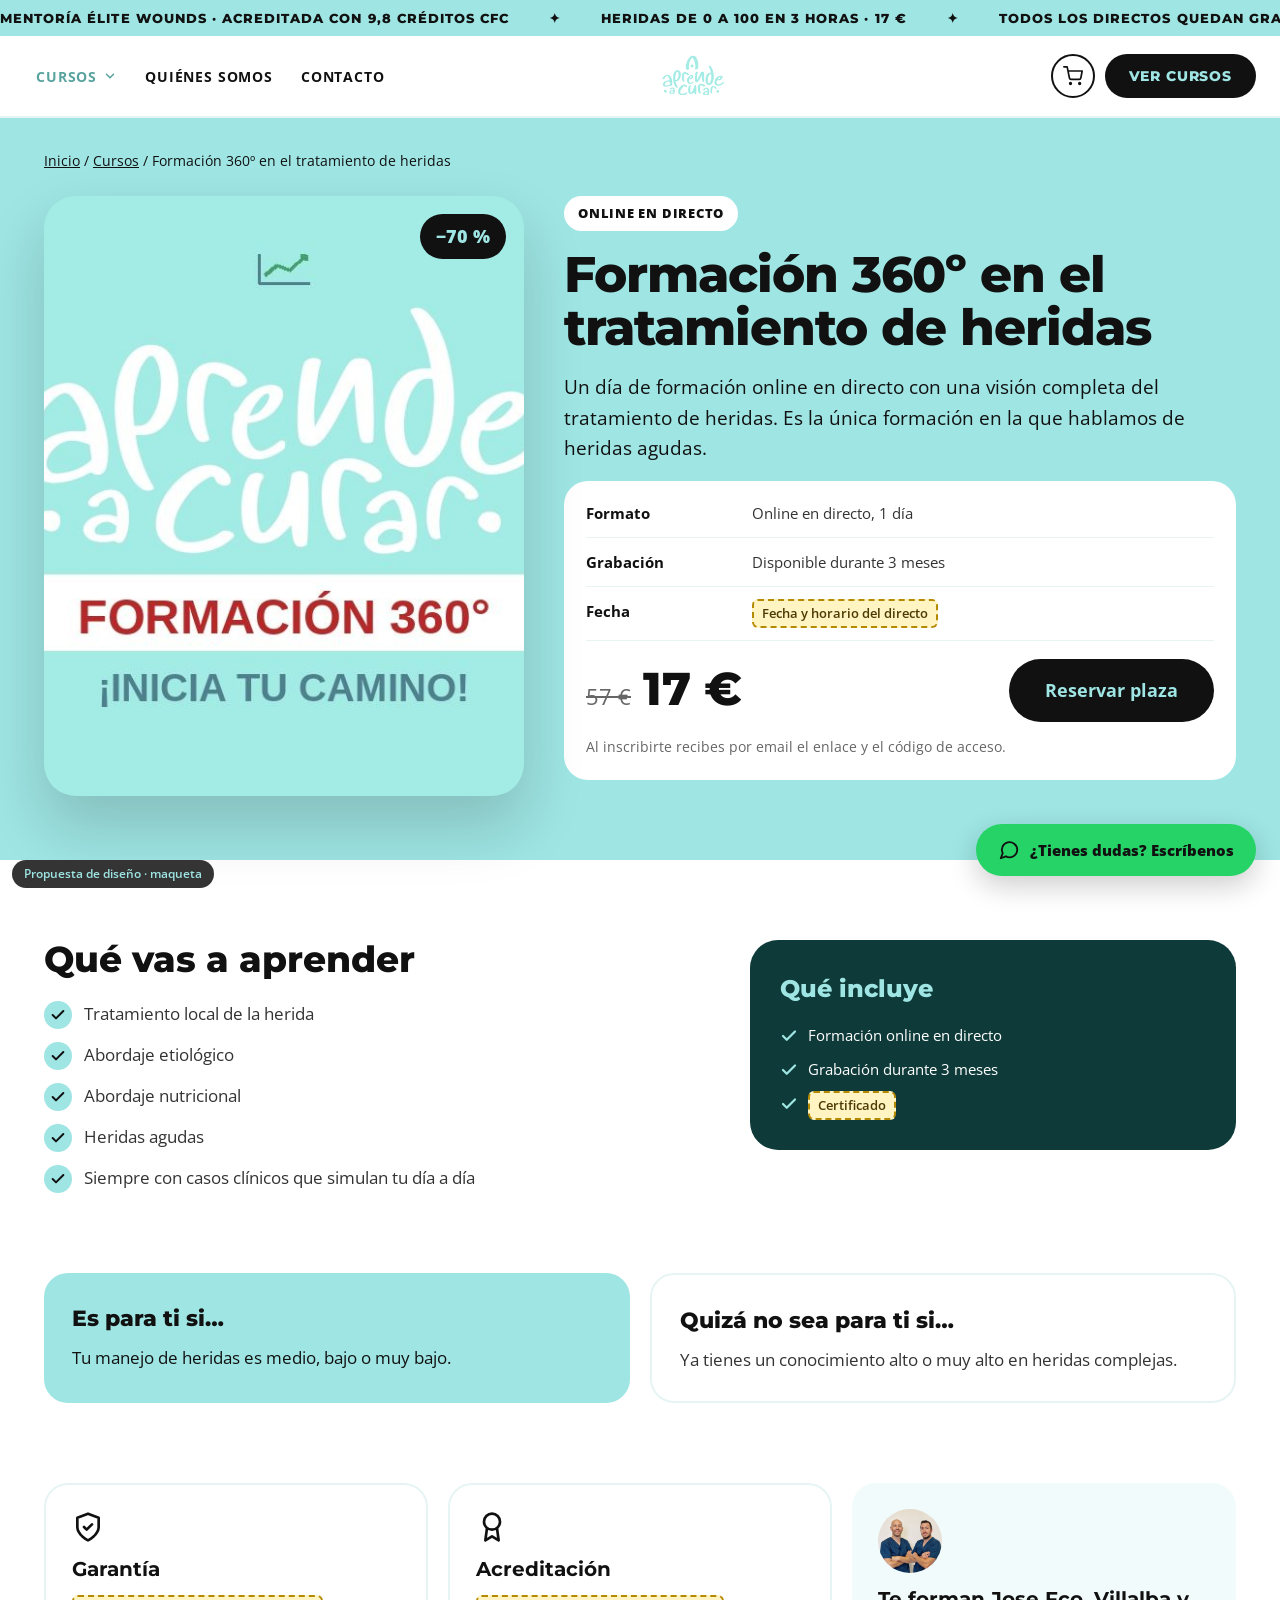
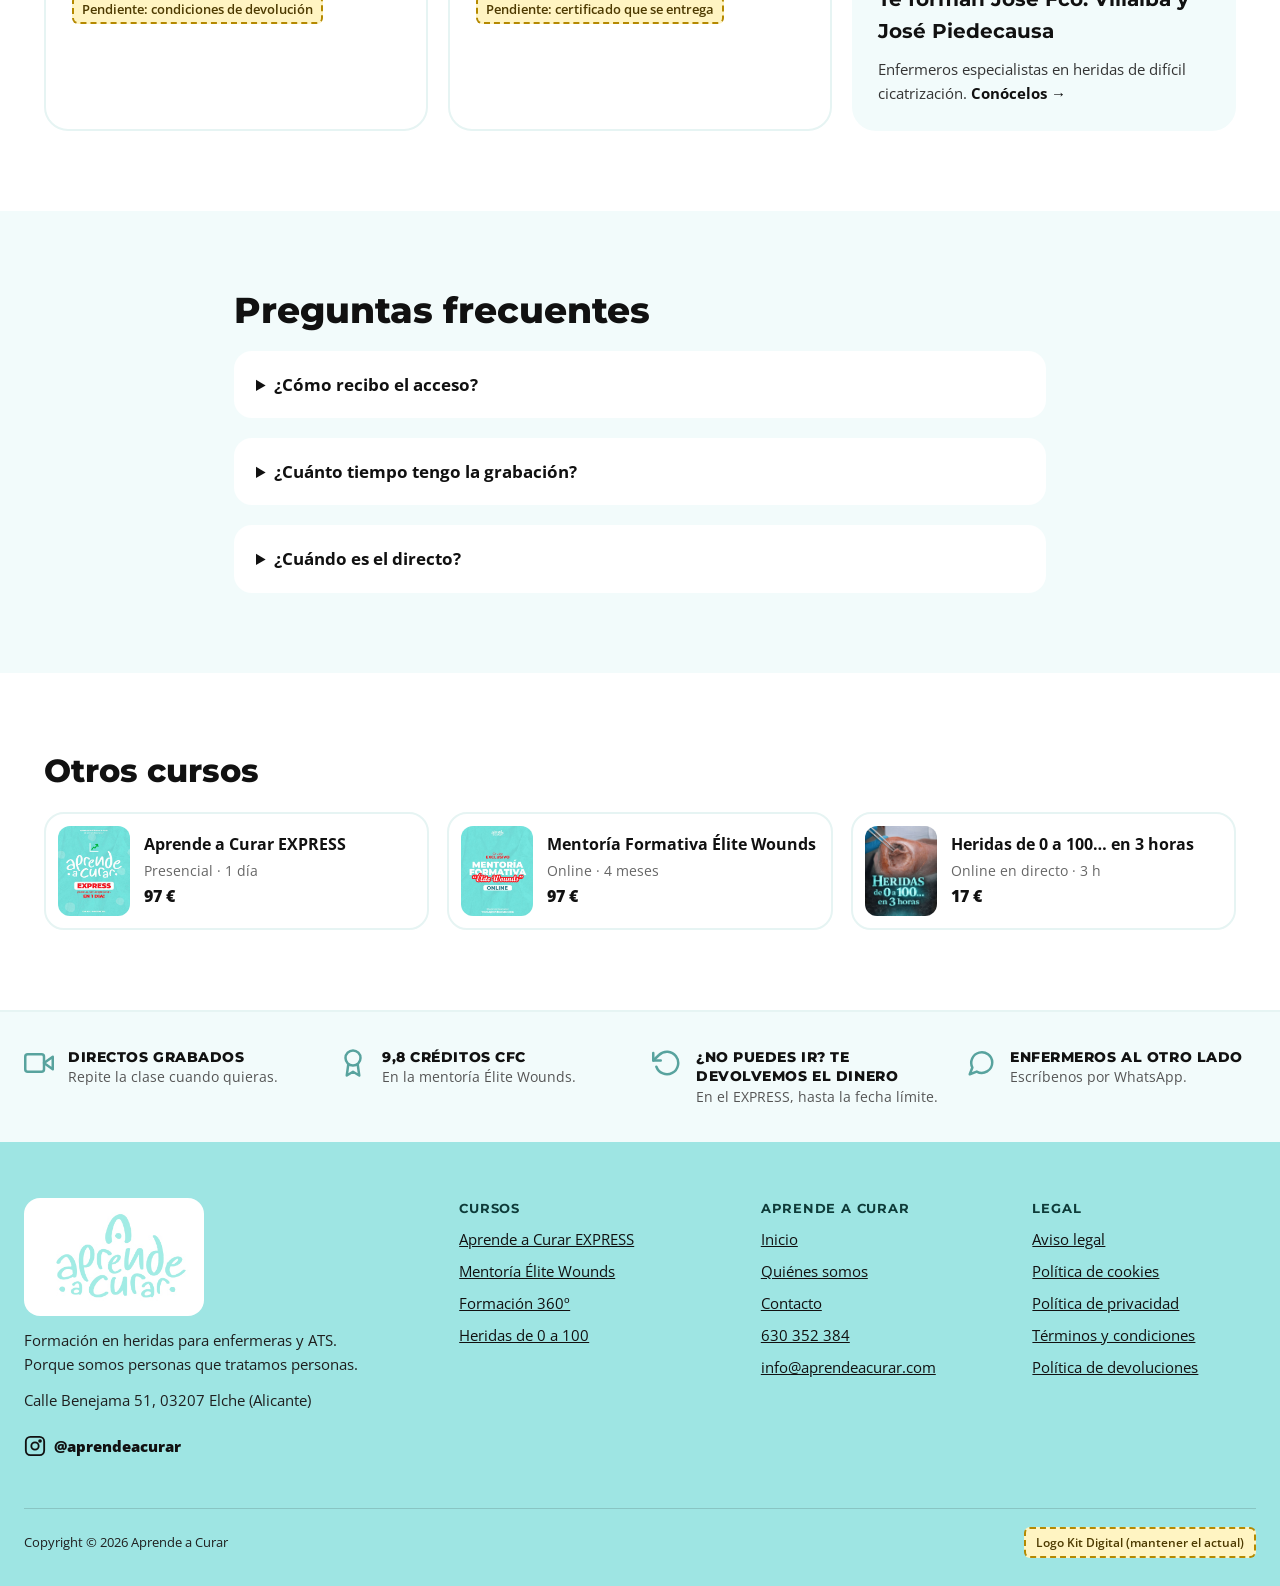
<file: curso-360.html>
<!doctype html>
<html lang="es">
<head>
<meta charset="utf-8">
<meta name="viewport" content="width=device-width, initial-scale=1">
<meta name="robots" content="noindex, nofollow">
<title>Formación 360º · Aprende a Curar</title>
<link rel="icon" href="logo_cabecera.png">
<link rel="preconnect" href="https://fonts.googleapis.com">
<link rel="stylesheet" href="https://fonts.googleapis.com/css2?family=Montserrat:wght@400;500;600;700;800&family=Open+Sans:wght@400;500;600;700;800&display=swap">
<link rel="stylesheet" href="web.css">
<style>
body{margin:0;background:#ffffff}
a{color:#111111}a:hover{color:#58A39E}
body{margin:0}
@keyframes aac-ticker{from{transform:translateX(0)}to{transform:translateX(-50%)}}
.aac-ticker-track{animation:aac-ticker 38s linear infinite}
@media (prefers-reduced-motion: reduce){.aac-ticker-track{animation:none}}
@media (max-width:760px){.aac-logo{order:0!important;flex:1 1 auto!important;justify-content:flex-start!important}.aac-act{order:1!important;flex:0 0 auto!important}.aac-nav{order:2!important;flex:1 1 100%!important;font-size:13px!important}}
body{margin:0}
</style>
</head>
<body>

<div style="font-family: 'Open Sans', Arial, sans-serif; background: #ffffff; min-width: 0; overflow-x: hidden">

<div style="font-family: 'Open Sans', Arial, sans-serif; color: #111111; position: relative; z-index: 30">
<!-- CINTA DE MENSAJES -->
<div style="background: #9EE5E3; color: #111111; overflow: hidden; white-space: nowrap; font-family: Montserrat, Arial, sans-serif; font-weight: 800; font-size: 13px; letter-spacing: 0.08em; text-transform: uppercase">
<div class="aac-ticker-track" style="display: inline-flex; gap: 40px; padding: 10px 0; width: max-content">
<span>Mentoría Élite Wounds · acreditada con 9,8 créditos CFC</span><span aria-hidden="true">✦</span>
<span>Heridas de 0 a 100 en 3 horas · 17 €</span><span aria-hidden="true">✦</span>
<span>Todos los directos quedan grabados</span><span aria-hidden="true">✦</span>
<span>Casos clínicos reales, sin paja</span><span aria-hidden="true">✦</span>
<span aria-hidden="true">Mentoría Élite Wounds · acreditada con 9,8 créditos CFC</span><span aria-hidden="true">✦</span>
<span aria-hidden="true">Heridas de 0 a 100 en 3 horas · 17 €</span><span aria-hidden="true">✦</span>
<span aria-hidden="true">Todos los directos quedan grabados</span><span aria-hidden="true">✦</span>
<span aria-hidden="true">Casos clínicos reales, sin paja</span><span aria-hidden="true">✦</span>
</div>
</div>
<!-- CABECERA BLANCA -->
<header style="background: #ffffff; position: relative; border-bottom: 2px solid #E6F4F3">
<div style="max-width: 1320px; margin: 0 auto; padding: 12px 24px; display: flex; flex-wrap: wrap; align-items: center; gap: 10px 24px">
<nav aria-label="Menú principal" class="aac-nav" style="order: 1; flex: 1 1 360px; display: flex; flex-wrap: wrap; align-items: center; gap: 2px 4px; font-weight: 700; font-size: 14px; letter-spacing: 0.06em; text-transform: uppercase">
<div style="position: relative">
<button aria-controls="menu-cursos" aria-expanded="false" data-toggle-menu="" style="font: inherit; font-weight: 700; letter-spacing: 0.06em; text-transform: uppercase; color: #58A39E; background: transparent; border: 0; padding: 12px 12px; display: flex; align-items: center; gap: 6px; cursor: pointer; min-height: 44px" type="button">
Cursos
<svg aria-hidden="true" fill="none" height="14" stroke="currentColor" stroke-linecap="round" stroke-linejoin="round" stroke-width="2.5" viewbox="0 0 24 24" width="14"><polyline points="6 9 12 15 18 9"></polyline></svg>
</button>
<div hidden="" id="menu-cursos" style="position: absolute; top: 58px; left: -12px; width: 820px; max-width: 92vw; background: #ffffff; color: #111111; border-radius: 22px; box-shadow: 0 30px 70px rgba(17,17,17,0.18); padding: 18px; display: grid; grid-template-columns: repeat(2, minmax(0, 1fr)); gap: 10px; border-top: 6px solid #9EE5E3; text-transform: none; letter-spacing: 0">
<a href="curso-express.html" style="display: flex; gap: 14px; align-items: center; text-decoration: none; padding: 10px; border-radius: 16px; background: #F2FBFB">
<img alt="" src="express.jpg" style="width: 64px; height: 80px; object-fit: cover; border-radius: 10px; flex: none"/>
<span style="display: flex; flex-direction: column; gap: 2px">
<span style="color: #111111; font-weight: 800; font-size: 15px">Aprende a Curar EXPRESS</span>
<span style="color: #666666; font-weight: 500; font-size: 13px">Presencial · 1 día</span>
<span style="color: #111111; font-weight: 800; font-size: 15px">97 €</span>
</span>
</a>
<a href="curso-elite.html" style="display: flex; gap: 14px; align-items: center; text-decoration: none; padding: 10px; border-radius: 16px; background: #F2FBFB">
<img alt="" src="elite.jpg" style="width: 64px; height: 80px; object-fit: cover; border-radius: 10px; flex: none"/>
<span style="display: flex; flex-direction: column; gap: 2px">
<span style="color: #111111; font-weight: 800; font-size: 15px">Mentoría Formativa Élite Wounds</span>
<span style="color: #666666; font-weight: 500; font-size: 13px">Online · 4 meses · 9,8 créditos CFC</span>
<span style="color: #111111; font-weight: 800; font-size: 15px"><del style="color: #666666; font-weight: 500">200 €</del> 97 €</span>
</span>
</a>
<a href="curso-360.html" style="display: flex; gap: 14px; align-items: center; text-decoration: none; padding: 10px; border-radius: 16px; background: #F2FBFB">
<img alt="" src="f360.jpg" style="width: 64px; height: 80px; object-fit: cover; border-radius: 10px; flex: none"/>
<span style="display: flex; flex-direction: column; gap: 2px">
<span style="color: #111111; font-weight: 800; font-size: 15px">Formación 360º en el tratamiento de heridas</span>
<span style="color: #666666; font-weight: 500; font-size: 13px">Online en directo · grabación 3 meses</span>
<span style="color: #111111; font-weight: 800; font-size: 15px"><del style="color: #666666; font-weight: 500">57 €</del> 17 €</span>
</span>
</a>
<a href="curso-0a100.html" style="display: flex; gap: 14px; align-items: center; text-decoration: none; padding: 10px; border-radius: 16px; background: #F2FBFB">
<img alt="" src="h0a100.jpg" style="width: 64px; height: 80px; object-fit: cover; border-radius: 10px; flex: none"/>
<span style="display: flex; flex-direction: column; gap: 2px">
<span style="color: #111111; font-weight: 800; font-size: 15px">Heridas de 0 a 100… en 3 horas</span>
<span style="color: #666666; font-weight: 500; font-size: 13px">Online en directo · 3 horas</span>
<span style="color: #111111; font-weight: 800; font-size: 15px"><del style="color: #666666; font-weight: 500">57 €</del> 17 €</span>
</span>
</a>
<div style="grid-column: 1 / -1; display: flex; flex-wrap: wrap; justify-content: space-between; align-items: center; gap: 8px; padding: 8px 6px 0; font-size: 14px">
<span style="color: #666666">Seminarios online: <strong style="color: #111111">próximamente</strong></span>
<a href="index.html" style="color: #111111; font-weight: 800">Ver todos los cursos →</a>
</div>
</div>
</div>
<a href="sobre-nosotros.html" style="color: #111111; text-decoration: none; padding: 12px 12px">Quiénes somos</a>
<a href="contacto.html" style="color: #111111; text-decoration: none; padding: 12px 12px">Contacto</a>
</nav>
<a aria-label="Aprende a Curar, inicio" class="aac-logo" href="index.html" style="order: 2; display: flex; align-items: center; justify-content: center; flex: 0 0 auto">
<img alt="Logo de Aprende a Curar" src="logo_cabecera.png" style="height: 56px; width: auto; display: block"/>
</a>
<div class="aac-act" style="order: 3; flex: 1 1 260px; display: flex; align-items: center; justify-content: flex-end; gap: 10px">
<a aria-label="Carrito" href="https://www.aprendeacurar.com/carrito/" style="display: flex; align-items: center; justify-content: center; width: 44px; height: 44px; border-radius: 100px; border: 2px solid #111111">
<svg aria-hidden="true" fill="none" height="20" stroke="#111111" stroke-linecap="round" stroke-linejoin="round" stroke-width="2" viewbox="0 0 24 24" width="20"><circle cx="9" cy="21" r="1"></circle><circle cx="20" cy="21" r="1"></circle><path d="M1 1h4l2.7 13.4a2 2 0 0 0 2 1.6h9.7a2 2 0 0 0 2-1.6L23 6H6"></path></svg>
</a>
<button data-toggle-menu="" style="font: inherit; background: #111111; color: #9EE5E3; border: 0; cursor: pointer; font-family: Montserrat, Arial, sans-serif; font-weight: 800; font-size: 14px; letter-spacing: 0.06em; text-transform: uppercase; padding: 13px 24px; border-radius: 100px; min-height: 44px" type="button">Ver cursos</button>
</div>
</div>
</header>
</div>


<div style="font-family: 'Open Sans', Arial, sans-serif; color: #333333; font-size: 16px; line-height: 1.6; background: #ffffff">
<!-- CABECERA DE LA FICHA -->
<section style="background: #9EE5E3">
<div style="max-width: 1240px; margin: 0 auto; padding: 32px 24px 64px; display: flex; flex-direction: column; gap: 24px">
<nav aria-label="Ruta" style="font-size: 14px; color: #111111"><a href="index.html" style="color: #111111">Inicio</a> / <a href="index.html" style="color: #111111">Cursos</a> / Formación 360º en el tratamiento de heridas</nav>
<div style="display: flex; flex-wrap: wrap; gap: 40px; align-items: flex-start">
<div style="flex: 1 1 380px; min-width: 0; max-width: 480px; position: relative">
<img alt="Portada del curso Formación 360º en el tratamiento de heridas" src="f360.jpg" style="width: 100%; aspect-ratio: 4 / 5; object-fit: cover; border-radius: 32px; display: block; box-shadow: 0 30px 60px rgba(17,17,17,0.18); background: #ffffff"/>
<span style="position: absolute; right: 18px; top: 18px; background: #111111; color: #9EE5E3; font-size: 18px; font-weight: 800; padding: 8px 16px; border-radius: 100px">−70 %</span>
</div>
<div style="flex: 1 1 480px; min-width: 0; display: flex; flex-direction: column; gap: 18px">
<span style="align-self: flex-start; background: #ffffff; color: #111111; font-weight: 800; font-size: 13px; letter-spacing: 0.06em; text-transform: uppercase; padding: 7px 14px; border-radius: 100px">Online en directo</span>
<h1 style="margin: 0; font-family: Montserrat, Arial, sans-serif; font-weight: 800; font-size: 50px; line-height: 1.05; color: #111111; letter-spacing: -0.02em">Formación 360º en el tratamiento de heridas</h1>
<p style="margin: 0; font-size: 19px; color: #111111">Un día de formación online en directo con una visión completa del tratamiento de heridas. Es la única formación en la que hablamos de heridas agudas.</p>
<div style="background: #ffffff; border-radius: 24px; padding: 8px 22px; display: flex; flex-direction: column">
<div style="display: flex; flex-wrap: wrap; gap: 4px 16px; padding: 12px 0; border-bottom: 1px solid #E6F4F3">
<span style="flex: 0 0 150px; font-weight: 700; color: #111111; font-size: 15px">Formato</span>
<span style="flex: 1 1 220px; font-size: 15px">Online en directo, 1 día</span>
</div>
<div style="display: flex; flex-wrap: wrap; gap: 4px 16px; padding: 12px 0; border-bottom: 1px solid #E6F4F3">
<span style="flex: 0 0 150px; font-weight: 700; color: #111111; font-size: 15px">Grabación</span>
<span style="flex: 1 1 220px; font-size: 15px">Disponible durante 3 meses</span>
</div>
<div style="display: flex; flex-wrap: wrap; gap: 4px 16px; padding: 12px 0; border-bottom: 1px solid #E6F4F3">
<span style="flex: 0 0 150px; font-weight: 700; color: #111111; font-size: 15px">Fecha</span>
<span style="align-self: flex-start; background: #FFF4C2; border: 2px dashed #B58900; color: #4D3A00; border-radius: 6px; padding: 2px 8px; font-size: 13px; font-weight: 600">Fecha y horario del directo</span>
</div>
<div style="display: flex; flex-wrap: wrap; align-items: center; justify-content: space-between; gap: 16px; padding: 18px 0 14px">
<div style="display: flex; align-items: baseline; gap: 12px">
<del style="color: #666666; font-size: 22px">57 €</del>
<strong style="color: #111111; font-size: 46px; line-height: 1; font-family: Montserrat, Arial, sans-serif; font-weight: 800">17 €</strong>
</div>
<a href="https://www.aprendeacurar.com/producto/formacion360/" style="background: #111111; color: #9EE5E3; text-decoration: none; font-weight: 700; font-size: 18px; padding: 17px 36px; border-radius: 100px">Reservar plaza</a>
</div>
<span style="font-size: 14px; color: #666666; padding-bottom: 14px">Al inscribirte recibes por email el enlace y el código de acceso.</span>
</div>
</div>
</div>
</div>
</section>
<!-- PROGRAMA -->
<section style="background: #ffffff">
<div style="max-width: 1240px; margin: 0 auto; padding: 80px 24px 40px; display: flex; flex-wrap: wrap; gap: 40px">
<div style="flex: 1 1 520px; min-width: 0; display: flex; flex-direction: column; gap: 20px">
<h2 style="margin: 0; font-family: Montserrat, Arial, sans-serif; font-weight: 800; font-size: 36px; line-height: 1.1; color: #111111">Qué vas a aprender</h2>
<ul style="margin: 0; padding: 0; list-style: none; display: flex; flex-direction: column; gap: 12px">
<li style="display: flex; gap: 12px; align-items: flex-start">
<span style="flex: none; width: 28px; height: 28px; border-radius: 100px; background: #9EE5E3; display: flex; align-items: center; justify-content: center; margin-top: 1px"><svg aria-hidden="true" fill="none" height="16" stroke="#111111" stroke-linecap="round" stroke-linejoin="round" stroke-width="3" viewbox="0 0 24 24" width="16"><polyline points="20 6 9 17 4 12"></polyline></svg></span>
<span style="font-size: 17px">Tratamiento local de la herida</span>
</li>
<li style="display: flex; gap: 12px; align-items: flex-start">
<span style="flex: none; width: 28px; height: 28px; border-radius: 100px; background: #9EE5E3; display: flex; align-items: center; justify-content: center; margin-top: 1px"><svg aria-hidden="true" fill="none" height="16" stroke="#111111" stroke-linecap="round" stroke-linejoin="round" stroke-width="3" viewbox="0 0 24 24" width="16"><polyline points="20 6 9 17 4 12"></polyline></svg></span>
<span style="font-size: 17px">Abordaje etiológico</span>
</li>
<li style="display: flex; gap: 12px; align-items: flex-start">
<span style="flex: none; width: 28px; height: 28px; border-radius: 100px; background: #9EE5E3; display: flex; align-items: center; justify-content: center; margin-top: 1px"><svg aria-hidden="true" fill="none" height="16" stroke="#111111" stroke-linecap="round" stroke-linejoin="round" stroke-width="3" viewbox="0 0 24 24" width="16"><polyline points="20 6 9 17 4 12"></polyline></svg></span>
<span style="font-size: 17px">Abordaje nutricional</span>
</li>
<li style="display: flex; gap: 12px; align-items: flex-start">
<span style="flex: none; width: 28px; height: 28px; border-radius: 100px; background: #9EE5E3; display: flex; align-items: center; justify-content: center; margin-top: 1px"><svg aria-hidden="true" fill="none" height="16" stroke="#111111" stroke-linecap="round" stroke-linejoin="round" stroke-width="3" viewbox="0 0 24 24" width="16"><polyline points="20 6 9 17 4 12"></polyline></svg></span>
<span style="font-size: 17px">Heridas agudas</span>
</li>
<li style="display: flex; gap: 12px; align-items: flex-start">
<span style="flex: none; width: 28px; height: 28px; border-radius: 100px; background: #9EE5E3; display: flex; align-items: center; justify-content: center; margin-top: 1px"><svg aria-hidden="true" fill="none" height="16" stroke="#111111" stroke-linecap="round" stroke-linejoin="round" stroke-width="3" viewbox="0 0 24 24" width="16"><polyline points="20 6 9 17 4 12"></polyline></svg></span>
<span style="font-size: 17px">Siempre con casos clínicos que simulan tu día a día</span>
</li>
</ul>
</div>
<aside style="flex: 1 1 340px; min-width: 0; background: #0E3B39; color: #ffffff; border-radius: 28px; padding: 30px; display: flex; flex-direction: column; gap: 14px; align-self: flex-start">
<h2 style="margin: 0; font-family: Montserrat, Arial, sans-serif; font-weight: 800; font-size: 24px; color: #9EE5E3">Qué incluye</h2>
<ul style="margin: 0; padding: 0; list-style: none; display: flex; flex-direction: column; gap: 10px">
<li style="display: flex; gap: 10px; align-items: flex-start; font-size: 15px">
<svg aria-hidden="true" fill="none" height="18" stroke="#9EE5E3" stroke-linecap="round" stroke-linejoin="round" stroke-width="3" style="flex: none; margin-top: 4px" viewbox="0 0 24 24" width="18"><polyline points="20 6 9 17 4 12"></polyline></svg>
<span>Formación online en directo</span>
</li>
<li style="display: flex; gap: 10px; align-items: flex-start; font-size: 15px">
<svg aria-hidden="true" fill="none" height="18" stroke="#9EE5E3" stroke-linecap="round" stroke-linejoin="round" stroke-width="3" style="flex: none; margin-top: 4px" viewbox="0 0 24 24" width="18"><polyline points="20 6 9 17 4 12"></polyline></svg>
<span>Grabación durante 3 meses</span>
</li>
<li style="display: flex; gap: 10px; align-items: flex-start; font-size: 15px">
<svg aria-hidden="true" fill="none" height="18" stroke="#9EE5E3" stroke-linecap="round" stroke-linejoin="round" stroke-width="3" style="flex: none; margin-top: 4px" viewbox="0 0 24 24" width="18"><polyline points="20 6 9 17 4 12"></polyline></svg>
<span style="background: #FFF4C2; border: 2px dashed #B58900; color: #4D3A00; border-radius: 6px; padding: 2px 8px; font-size: 13px; font-weight: 600">Certificado</span>
</li>
</ul>
</aside>
</div>
</section>
<!-- ¿ES PARA TI? -->
<section style="background: #ffffff">
<div style="max-width: 1240px; margin: 0 auto; padding: 40px 24px; display: grid; grid-template-columns: repeat(auto-fit, minmax(300px, 1fr)); gap: 20px">
<div style="background: #9EE5E3; border-radius: 24px; padding: 28px; display: flex; flex-direction: column; gap: 8px">
<h3 style="margin: 0; font-family: Montserrat, Arial, sans-serif; font-weight: 800; font-size: 22px; color: #111111">Es para ti si…</h3>
<p style="margin: 0; color: #111111; font-size: 17px">Tu manejo de heridas es medio, bajo o muy bajo.</p>
</div>
<div style="border: 2px solid #E6F4F3; border-radius: 24px; padding: 28px; display: flex; flex-direction: column; gap: 8px">
<h3 style="margin: 0; font-family: Montserrat, Arial, sans-serif; font-weight: 800; font-size: 22px; color: #111111">Quizá no sea para ti si…</h3>
<p style="margin: 0; font-size: 17px">Ya tienes un conocimiento alto o muy alto en heridas complejas.</p>
</div>
</div>
</section>
<!-- GARANTÍA, ACREDITACIÓN, FORMADORES -->
<section style="background: #ffffff">
<div style="max-width: 1240px; margin: 0 auto; padding: 40px 24px 80px; display: grid; grid-template-columns: repeat(auto-fit, minmax(280px, 1fr)); gap: 20px">
<div style="border: 2px solid #E6F4F3; border-radius: 24px; padding: 26px; display: flex; flex-direction: column; gap: 10px">
<svg aria-hidden="true" fill="none" height="32" stroke="#111111" stroke-linecap="round" stroke-linejoin="round" stroke-width="2" viewbox="0 0 24 24" width="32"><path d="M12 22s8-4 8-10V5l-8-3-8 3v7c0 6 8 10 8 10z"></path><path d="m9 12 2 2 4-4"></path></svg>
<h3 style="margin: 0; font-family: Montserrat, Arial, sans-serif; font-weight: 700; font-size: 20px; color: #111111">Garantía</h3>
<span style="align-self: flex-start; background: #FFF4C2; border: 2px dashed #B58900; color: #4D3A00; border-radius: 6px; padding: 2px 8px; font-size: 13px; font-weight: 600">Pendiente: condiciones de devolución</span>
</div>
<div style="border: 2px solid #E6F4F3; border-radius: 24px; padding: 26px; display: flex; flex-direction: column; gap: 10px">
<svg aria-hidden="true" fill="none" height="32" stroke="#111111" stroke-linecap="round" stroke-linejoin="round" stroke-width="2" viewbox="0 0 24 24" width="32"><circle cx="12" cy="8" r="6"></circle><path d="M8.2 13.3 7 22l5-3 5 3-1.2-8.7"></path></svg>
<h3 style="margin: 0; font-family: Montserrat, Arial, sans-serif; font-weight: 700; font-size: 20px; color: #111111">Acreditación</h3>
<span style="align-self: flex-start; background: #FFF4C2; border: 2px dashed #B58900; color: #4D3A00; border-radius: 6px; padding: 2px 8px; font-size: 13px; font-weight: 600">Pendiente: certificado que se entrega</span>
</div>
<a href="sobre-nosotros.html" style="background: #F2FBFB; border-radius: 24px; padding: 26px; display: flex; flex-direction: column; gap: 10px; text-decoration: none; color: #333333">
<img alt="" src="equipo.jpg" style="width: 64px; height: 64px; border-radius: 100px; object-fit: cover; object-position: center 25%"/>
<h3 style="margin: 0; font-family: Montserrat, Arial, sans-serif; font-weight: 700; font-size: 20px; color: #111111">Te forman Jose Fco. Villalba y José Piedecausa</h3>
<span style="font-size: 15px">Enfermeros especialistas en heridas de difícil cicatrización. <strong style="color: #111111">Conócelos →</strong></span>
</a>
</div>
</section>
<!-- PREGUNTAS FRECUENTES DEL CURSO -->
<section style="background: #F2FBFB">
<div style="max-width: 860px; margin: 0 auto; padding: 80px 24px; display: flex; flex-direction: column; gap: 20px">
<h2 style="margin: 0; font-family: Montserrat, Arial, sans-serif; font-weight: 800; font-size: 36px; line-height: 1.1; color: #111111">Preguntas frecuentes</h2>
<details style="background: #ffffff; border-radius: 18px; padding: 4px 22px">
<summary style="cursor: pointer; padding: 16px 0; font-weight: 700; color: #111111; font-size: 17px">¿Cómo recibo el acceso?</summary>
<div style="padding: 0 0 18px">
<p style="margin: 0">Al inscribirte te llega por email el enlace y el código de acceso a la formación.</p>
</div>
</details>
<details style="background: #ffffff; border-radius: 18px; padding: 4px 22px">
<summary style="cursor: pointer; padding: 16px 0; font-weight: 700; color: #111111; font-size: 17px">¿Cuánto tiempo tengo la grabación?</summary>
<div style="padding: 0 0 18px">
<p style="margin: 0">3 meses.</p>
</div>
</details>
<details style="background: #ffffff; border-radius: 18px; padding: 4px 22px">
<summary style="cursor: pointer; padding: 16px 0; font-weight: 700; color: #111111; font-size: 17px">¿Cuándo es el directo?</summary>
<div style="padding: 0 0 18px">
<span style="background: #FFF4C2; border: 2px dashed #B58900; color: #4D3A00; border-radius: 6px; padding: 2px 8px; font-size: 13px; font-weight: 600">Respuesta pendiente</span>
</div>
</details>
</div>
</section>
<!-- OTROS CURSOS -->
<section style="background: #ffffff">
<div style="max-width: 1240px; margin: 0 auto; padding: 80px 24px; display: flex; flex-direction: column; gap: 24px">
<h2 style="margin: 0; font-family: Montserrat, Arial, sans-serif; font-weight: 800; font-size: 32px; line-height: 1.1; color: #111111">Otros cursos</h2>
<div style="display: grid; grid-template-columns: repeat(auto-fit, minmax(260px, 1fr)); gap: 18px">
<a href="curso-express.html" style="display: flex; gap: 14px; align-items: center; text-decoration: none; padding: 12px; border-radius: 20px; border: 2px solid #E6F4F3">
<img alt="" src="express.jpg" style="width: 72px; height: 90px; object-fit: cover; border-radius: 12px; flex: none"/>
<span style="display: flex; flex-direction: column; gap: 2px">
<span style="color: #111111; font-weight: 700">Aprende a Curar EXPRESS</span>
<span style="color: #666666; font-size: 14px">Presencial · 1 día</span>
<span style="color: #111111; font-weight: 800">97 €</span>
</span>
</a>
<a href="curso-elite.html" style="display: flex; gap: 14px; align-items: center; text-decoration: none; padding: 12px; border-radius: 20px; border: 2px solid #E6F4F3">
<img alt="" src="elite.jpg" style="width: 72px; height: 90px; object-fit: cover; border-radius: 12px; flex: none"/>
<span style="display: flex; flex-direction: column; gap: 2px">
<span style="color: #111111; font-weight: 700">Mentoría Formativa Élite Wounds</span>
<span style="color: #666666; font-size: 14px">Online · 4 meses</span>
<span style="color: #111111; font-weight: 800">97 €</span>
</span>
</a>
<a href="curso-0a100.html" style="display: flex; gap: 14px; align-items: center; text-decoration: none; padding: 12px; border-radius: 20px; border: 2px solid #E6F4F3">
<img alt="" src="h0a100.jpg" style="width: 72px; height: 90px; object-fit: cover; border-radius: 12px; flex: none"/>
<span style="display: flex; flex-direction: column; gap: 2px">
<span style="color: #111111; font-weight: 700">Heridas de 0 a 100… en 3 horas</span>
<span style="color: #666666; font-size: 14px">Online en directo · 3 h</span>
<span style="color: #111111; font-weight: 800">17 €</span>
</span>
</a>
</div>
</div>
</section>
</div>


<div style="font-family: 'Open Sans', Arial, sans-serif; color: #111111; font-size: 15px; line-height: 1.6; background: #9EE5E3">
<!-- FRANJA DE GARANTÍAS -->
<section aria-label="Por qué con nosotros" style="background: #F2FBFB; border-top: 2px solid #E6F4F3">
<div style="max-width: 1320px; margin: 0 auto; padding: 36px 24px; display: grid; grid-template-columns: repeat(auto-fit, minmax(240px, 1fr)); gap: 24px">
<div style="display: flex; gap: 14px; align-items: flex-start">
<svg aria-hidden="true" fill="none" height="30" stroke="#58A39E" stroke-linecap="round" stroke-linejoin="round" stroke-width="2" style="flex: none" viewbox="0 0 24 24" width="30"><polygon points="23 7 16 12 23 17 23 7"></polygon><rect height="14" rx="2" width="15" x="1" y="5"></rect></svg>
<span style="display: flex; flex-direction: column; line-height: 1.4"><strong style="font-family: Montserrat, Arial, sans-serif; font-weight: 800; text-transform: uppercase; letter-spacing: 0.04em; font-size: 14px">Directos grabados</strong><span style="color: #555555; font-size: 14px">Repite la clase cuando quieras.</span></span>
</div>
<div style="display: flex; gap: 14px; align-items: flex-start">
<svg aria-hidden="true" fill="none" height="30" stroke="#58A39E" stroke-linecap="round" stroke-linejoin="round" stroke-width="2" style="flex: none" viewbox="0 0 24 24" width="30"><circle cx="12" cy="8" r="6"></circle><path d="M8.2 13.3 7 22l5-3 5 3-1.2-8.7"></path></svg>
<span style="display: flex; flex-direction: column; line-height: 1.4"><strong style="font-family: Montserrat, Arial, sans-serif; font-weight: 800; text-transform: uppercase; letter-spacing: 0.04em; font-size: 14px">9,8 créditos CFC</strong><span style="color: #555555; font-size: 14px">En la mentoría Élite Wounds.</span></span>
</div>
<div style="display: flex; gap: 14px; align-items: flex-start">
<svg aria-hidden="true" fill="none" height="30" stroke="#58A39E" stroke-linecap="round" stroke-linejoin="round" stroke-width="2" style="flex: none" viewbox="0 0 24 24" width="30"><polyline points="1 4 1 10 7 10"></polyline><path d="M3.5 15a9 9 0 1 0 2.1-9.4L1 10"></path></svg>
<span style="display: flex; flex-direction: column; line-height: 1.4"><strong style="font-family: Montserrat, Arial, sans-serif; font-weight: 800; text-transform: uppercase; letter-spacing: 0.04em; font-size: 14px">¿No puedes ir? Te devolvemos el dinero</strong><span style="color: #555555; font-size: 14px">En el EXPRESS, hasta la fecha límite.</span></span>
</div>
<div style="display: flex; gap: 14px; align-items: flex-start">
<svg aria-hidden="true" fill="none" height="30" stroke="#58A39E" stroke-linecap="round" stroke-linejoin="round" stroke-width="2" style="flex: none" viewbox="0 0 24 24" width="30"><path d="M21 11.5a8.4 8.4 0 0 1-12.4 7.4L3 21l2.1-5.4A8.4 8.4 0 1 1 21 11.5z"></path></svg>
<span style="display: flex; flex-direction: column; line-height: 1.4"><strong style="font-family: Montserrat, Arial, sans-serif; font-weight: 800; text-transform: uppercase; letter-spacing: 0.04em; font-size: 14px">Enfermeros al otro lado</strong><span style="color: #555555; font-size: 14px">Escríbenos por WhatsApp.</span></span>
</div>
</div>
</section>
<footer style="background: #9EE5E3">
<div style="max-width: 1320px; margin: 0 auto; padding: 56px 24px 28px; display: flex; flex-direction: column; gap: 40px">
<div style="display: flex; flex-wrap: wrap; gap: 36px 48px">
<div style="flex: 2 1 280px; display: flex; flex-direction: column; gap: 12px">
<a aria-label="Aprende a Curar, inicio" href="index.html" style="align-self: flex-start"><img alt="Aprende a Curar" src="logo_cabecera.png" style="width: 180px; height: auto; display: block; border-radius: 16px"/></a>
<p style="margin: 0; max-width: 360px; color: #1f1f1f">Formación en heridas para enfermeras y ATS. Porque somos personas que tratamos personas.</p>
<span style="color: #1f1f1f">Calle Benejama 51, 03207 Elche (Alicante)</span>
<a href="https://www.instagram.com/aprendeacurar/" style="align-self: flex-start; display: flex; align-items: center; gap: 8px; color: #111111; font-weight: 800; text-decoration: none; min-height: 44px">
<svg aria-hidden="true" fill="none" height="22" stroke="#111111" stroke-linecap="round" stroke-linejoin="round" stroke-width="2" viewbox="0 0 24 24" width="22"><rect height="20" rx="5" width="20" x="2" y="2"></rect><circle cx="12" cy="12" r="4"></circle><circle cx="17.5" cy="6.5" r="1"></circle></svg>
@aprendeacurar</a>
</div>
<nav aria-label="Cursos" style="flex: 1 1 200px; display: flex; flex-direction: column; gap: 8px">
<strong style="font-family: Montserrat, Arial, sans-serif; text-transform: uppercase; letter-spacing: 0.06em; font-size: 13px; color: #0E3B39">Cursos</strong>
<a href="curso-express.html" style="color: #111111">Aprende a Curar EXPRESS</a>
<a href="curso-elite.html" style="color: #111111">Mentoría Élite Wounds</a>
<a href="curso-360.html" style="color: #111111">Formación 360º</a>
<a href="curso-0a100.html" style="color: #111111">Heridas de 0 a 100</a>
</nav>
<nav aria-label="Aprende a Curar" style="flex: 1 1 170px; display: flex; flex-direction: column; gap: 8px">
<strong style="font-family: Montserrat, Arial, sans-serif; text-transform: uppercase; letter-spacing: 0.06em; font-size: 13px; color: #0E3B39">Aprende a Curar</strong>
<a href="index.html" style="color: #111111">Inicio</a>
<a href="sobre-nosotros.html" style="color: #111111">Quiénes somos</a>
<a href="contacto.html" style="color: #111111">Contacto</a>
<a href="tel:+34630352384" style="color: #111111">630 352 384</a>
<a href="mailto:info@aprendeacurar.com" style="color: #111111">info@aprendeacurar.com</a>
</nav>
<nav aria-label="Legal" style="flex: 1 1 170px; display: flex; flex-direction: column; gap: 8px">
<strong style="font-family: Montserrat, Arial, sans-serif; text-transform: uppercase; letter-spacing: 0.06em; font-size: 13px; color: #0E3B39">Legal</strong>
<a href="https://www.aprendeacurar.com/aviso-legal/" style="color: #111111">Aviso legal</a>
<a href="https://www.aprendeacurar.com/politica-de-cookies/" style="color: #111111">Política de cookies</a>
<a href="https://www.aprendeacurar.com/politica-de-privacidad/" style="color: #111111">Política de privacidad</a>
<a href="https://www.aprendeacurar.com/terminos-y-condiciones/" style="color: #111111">Términos y condiciones</a>
<a href="https://www.aprendeacurar.com/reembolso_devoluciones/" style="color: #111111">Política de devoluciones</a>
</nav>
</div>
<div style="display: flex; flex-wrap: wrap; justify-content: space-between; align-items: center; gap: 12px; border-top: 1px solid rgba(17,17,17,0.15); padding-top: 18px; font-size: 13px; color: #1f1f1f">
<span>Copyright © 2026 Aprende a Curar</span>
<span style="background: #FFF4C2; border: 2px dashed #B58900; color: #4D3A00; border-radius: 6px; padding: 4px 10px; font-size: 12px; font-weight: 600">Logo Kit Digital (mantener el actual)</span>
</div>
</div>
</footer>
<a aria-label="Abrir chat de WhatsApp" href="https://wa.me/34630352384" style="position: fixed; right: 24px; bottom: 24px; z-index: 40; display: flex; align-items: center; gap: 10px; background: #25D366; color: #111111; text-decoration: none; font-weight: 800; font-size: 15px; padding: 14px 22px; border-radius: 100px; box-shadow: 0 10px 28px rgba(17,17,17,0.2)">
<svg aria-hidden="true" fill="none" height="22" stroke="#111111" stroke-linecap="round" stroke-linejoin="round" stroke-width="2" viewbox="0 0 24 24" width="22"><path d="M21 11.5a8.4 8.4 0 0 1-12.4 7.4L3 21l2.1-5.4A8.4 8.4 0 1 1 21 11.5z"></path></svg>
¿Tienes dudas? Escríbenos</a>
</div>

</div>

<div class="propuesta" role="note">Propuesta de diseño · maqueta</div>
<script src="web.js"></script>
</body>
</html>
</file>
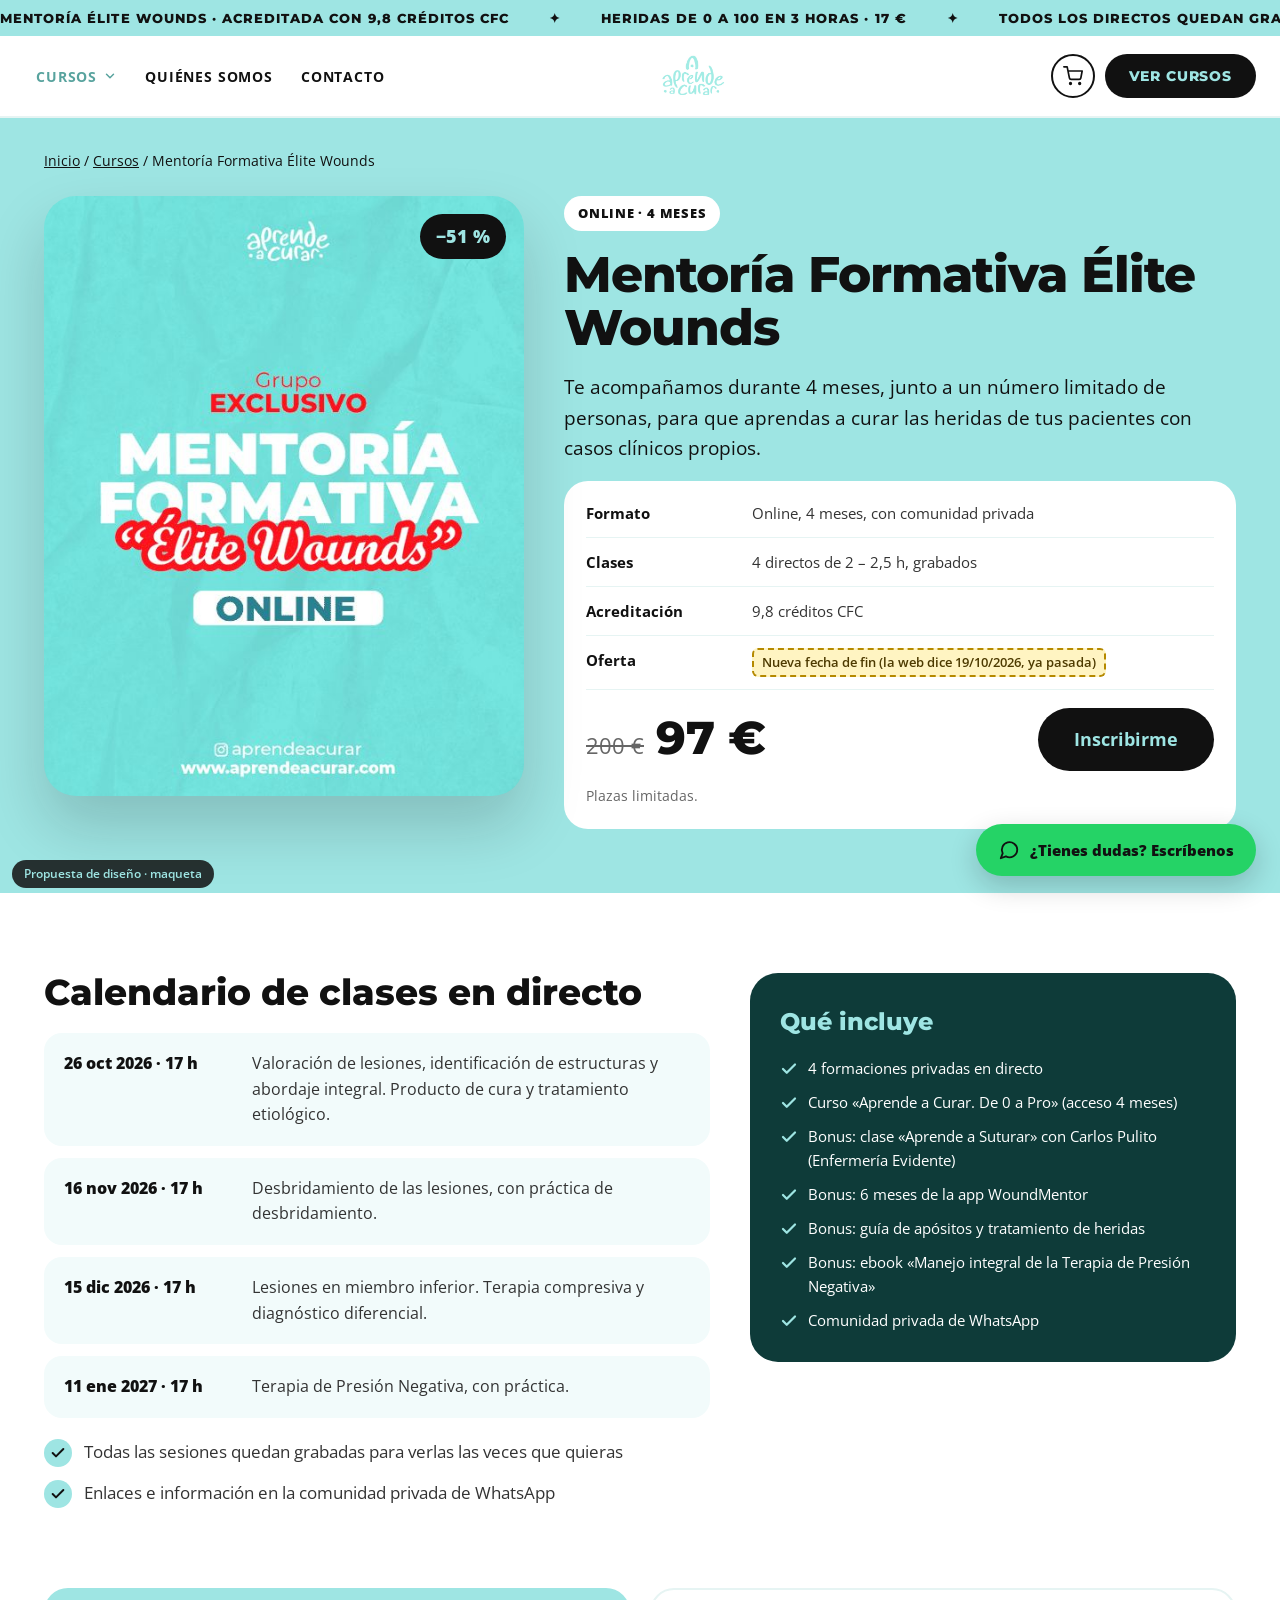
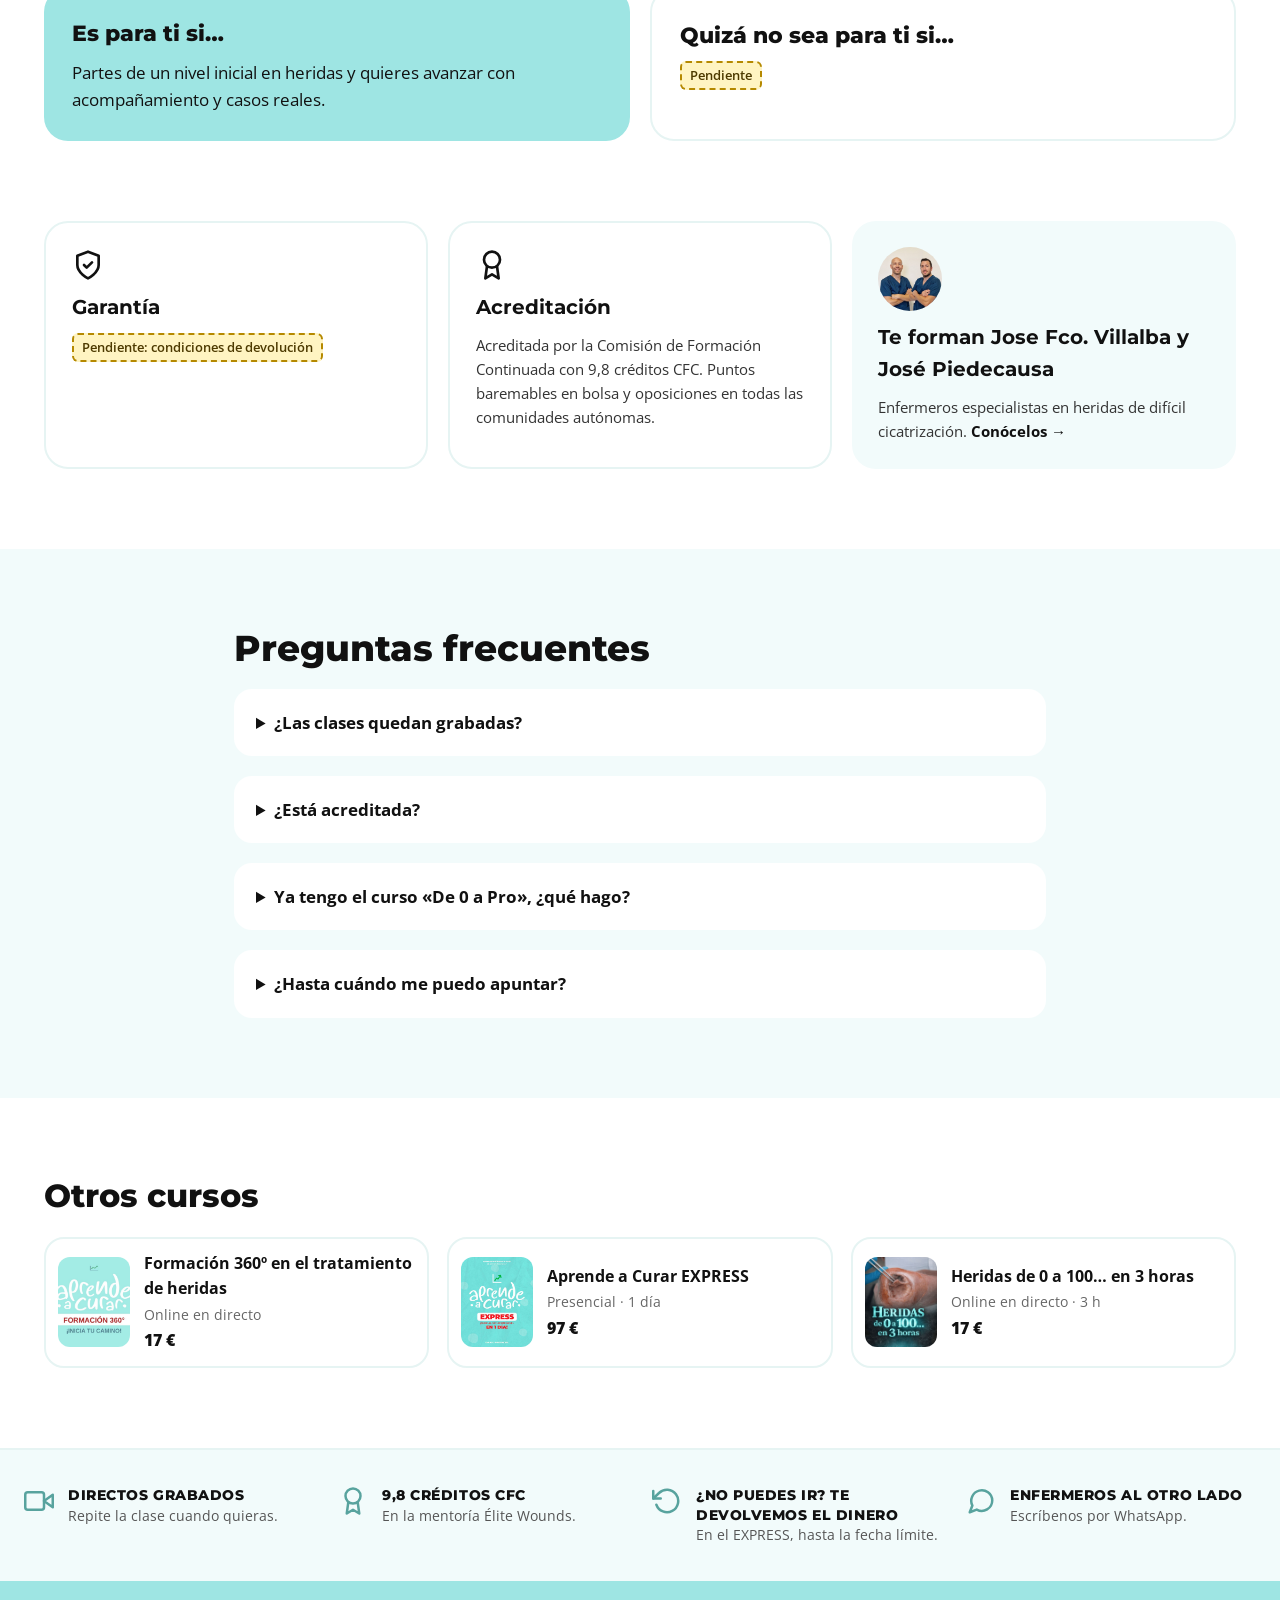
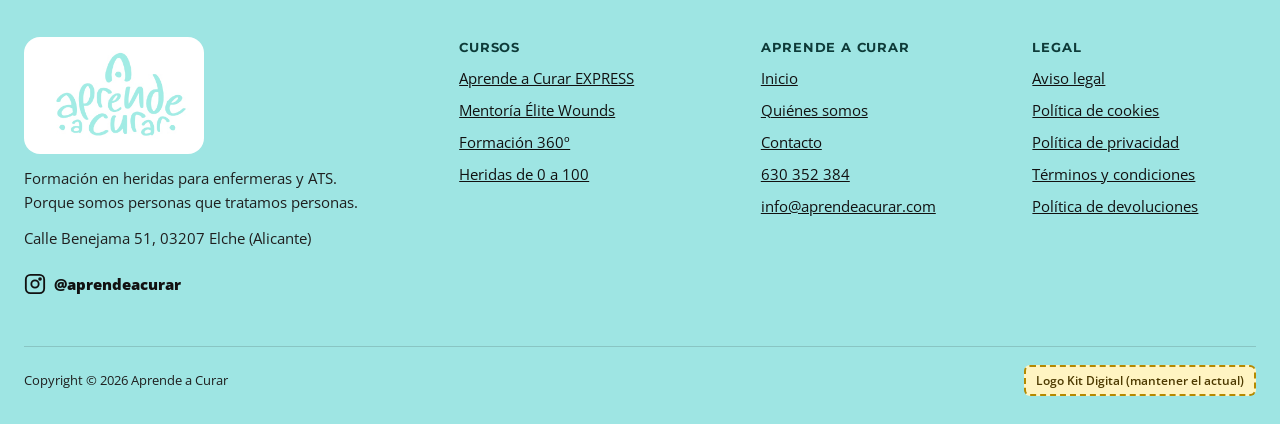
<file: curso-elite.html>
<!doctype html>
<html lang="es">
<head>
<meta charset="utf-8">
<meta name="viewport" content="width=device-width, initial-scale=1">
<meta name="robots" content="noindex, nofollow">
<title>Mentoría Élite Wounds · Aprende a Curar</title>
<link rel="icon" href="logo_cabecera.png">
<link rel="preconnect" href="https://fonts.googleapis.com">
<link rel="stylesheet" href="https://fonts.googleapis.com/css2?family=Montserrat:wght@400;500;600;700;800&family=Open+Sans:wght@400;500;600;700;800&display=swap">
<link rel="stylesheet" href="web.css">
<style>
body{margin:0;background:#ffffff}
a{color:#111111}a:hover{color:#58A39E}
body{margin:0}
@keyframes aac-ticker{from{transform:translateX(0)}to{transform:translateX(-50%)}}
.aac-ticker-track{animation:aac-ticker 38s linear infinite}
@media (prefers-reduced-motion: reduce){.aac-ticker-track{animation:none}}
@media (max-width:760px){.aac-logo{order:0!important;flex:1 1 auto!important;justify-content:flex-start!important}.aac-act{order:1!important;flex:0 0 auto!important}.aac-nav{order:2!important;flex:1 1 100%!important;font-size:13px!important}}
body{margin:0}
</style>
</head>
<body>

<div style="font-family: 'Open Sans', Arial, sans-serif; background: #ffffff; min-width: 0; overflow-x: hidden">

<div style="font-family: 'Open Sans', Arial, sans-serif; color: #111111; position: relative; z-index: 30">
<!-- CINTA DE MENSAJES -->
<div style="background: #9EE5E3; color: #111111; overflow: hidden; white-space: nowrap; font-family: Montserrat, Arial, sans-serif; font-weight: 800; font-size: 13px; letter-spacing: 0.08em; text-transform: uppercase">
<div class="aac-ticker-track" style="display: inline-flex; gap: 40px; padding: 10px 0; width: max-content">
<span>Mentoría Élite Wounds · acreditada con 9,8 créditos CFC</span><span aria-hidden="true">✦</span>
<span>Heridas de 0 a 100 en 3 horas · 17 €</span><span aria-hidden="true">✦</span>
<span>Todos los directos quedan grabados</span><span aria-hidden="true">✦</span>
<span>Casos clínicos reales, sin paja</span><span aria-hidden="true">✦</span>
<span aria-hidden="true">Mentoría Élite Wounds · acreditada con 9,8 créditos CFC</span><span aria-hidden="true">✦</span>
<span aria-hidden="true">Heridas de 0 a 100 en 3 horas · 17 €</span><span aria-hidden="true">✦</span>
<span aria-hidden="true">Todos los directos quedan grabados</span><span aria-hidden="true">✦</span>
<span aria-hidden="true">Casos clínicos reales, sin paja</span><span aria-hidden="true">✦</span>
</div>
</div>
<!-- CABECERA BLANCA -->
<header style="background: #ffffff; position: relative; border-bottom: 2px solid #E6F4F3">
<div style="max-width: 1320px; margin: 0 auto; padding: 12px 24px; display: flex; flex-wrap: wrap; align-items: center; gap: 10px 24px">
<nav aria-label="Menú principal" class="aac-nav" style="order: 1; flex: 1 1 360px; display: flex; flex-wrap: wrap; align-items: center; gap: 2px 4px; font-weight: 700; font-size: 14px; letter-spacing: 0.06em; text-transform: uppercase">
<div style="position: relative">
<button aria-controls="menu-cursos" aria-expanded="false" data-toggle-menu="" style="font: inherit; font-weight: 700; letter-spacing: 0.06em; text-transform: uppercase; color: #58A39E; background: transparent; border: 0; padding: 12px 12px; display: flex; align-items: center; gap: 6px; cursor: pointer; min-height: 44px" type="button">
Cursos
<svg aria-hidden="true" fill="none" height="14" stroke="currentColor" stroke-linecap="round" stroke-linejoin="round" stroke-width="2.5" viewbox="0 0 24 24" width="14"><polyline points="6 9 12 15 18 9"></polyline></svg>
</button>
<div hidden="" id="menu-cursos" style="position: absolute; top: 58px; left: -12px; width: 820px; max-width: 92vw; background: #ffffff; color: #111111; border-radius: 22px; box-shadow: 0 30px 70px rgba(17,17,17,0.18); padding: 18px; display: grid; grid-template-columns: repeat(2, minmax(0, 1fr)); gap: 10px; border-top: 6px solid #9EE5E3; text-transform: none; letter-spacing: 0">
<a href="curso-express.html" style="display: flex; gap: 14px; align-items: center; text-decoration: none; padding: 10px; border-radius: 16px; background: #F2FBFB">
<img alt="" src="express.jpg" style="width: 64px; height: 80px; object-fit: cover; border-radius: 10px; flex: none"/>
<span style="display: flex; flex-direction: column; gap: 2px">
<span style="color: #111111; font-weight: 800; font-size: 15px">Aprende a Curar EXPRESS</span>
<span style="color: #666666; font-weight: 500; font-size: 13px">Presencial · 1 día</span>
<span style="color: #111111; font-weight: 800; font-size: 15px">97 €</span>
</span>
</a>
<a href="curso-elite.html" style="display: flex; gap: 14px; align-items: center; text-decoration: none; padding: 10px; border-radius: 16px; background: #F2FBFB">
<img alt="" src="elite.jpg" style="width: 64px; height: 80px; object-fit: cover; border-radius: 10px; flex: none"/>
<span style="display: flex; flex-direction: column; gap: 2px">
<span style="color: #111111; font-weight: 800; font-size: 15px">Mentoría Formativa Élite Wounds</span>
<span style="color: #666666; font-weight: 500; font-size: 13px">Online · 4 meses · 9,8 créditos CFC</span>
<span style="color: #111111; font-weight: 800; font-size: 15px"><del style="color: #666666; font-weight: 500">200 €</del> 97 €</span>
</span>
</a>
<a href="curso-360.html" style="display: flex; gap: 14px; align-items: center; text-decoration: none; padding: 10px; border-radius: 16px; background: #F2FBFB">
<img alt="" src="f360.jpg" style="width: 64px; height: 80px; object-fit: cover; border-radius: 10px; flex: none"/>
<span style="display: flex; flex-direction: column; gap: 2px">
<span style="color: #111111; font-weight: 800; font-size: 15px">Formación 360º en el tratamiento de heridas</span>
<span style="color: #666666; font-weight: 500; font-size: 13px">Online en directo · grabación 3 meses</span>
<span style="color: #111111; font-weight: 800; font-size: 15px"><del style="color: #666666; font-weight: 500">57 €</del> 17 €</span>
</span>
</a>
<a href="curso-0a100.html" style="display: flex; gap: 14px; align-items: center; text-decoration: none; padding: 10px; border-radius: 16px; background: #F2FBFB">
<img alt="" src="h0a100.jpg" style="width: 64px; height: 80px; object-fit: cover; border-radius: 10px; flex: none"/>
<span style="display: flex; flex-direction: column; gap: 2px">
<span style="color: #111111; font-weight: 800; font-size: 15px">Heridas de 0 a 100… en 3 horas</span>
<span style="color: #666666; font-weight: 500; font-size: 13px">Online en directo · 3 horas</span>
<span style="color: #111111; font-weight: 800; font-size: 15px"><del style="color: #666666; font-weight: 500">57 €</del> 17 €</span>
</span>
</a>
<div style="grid-column: 1 / -1; display: flex; flex-wrap: wrap; justify-content: space-between; align-items: center; gap: 8px; padding: 8px 6px 0; font-size: 14px">
<span style="color: #666666">Seminarios online: <strong style="color: #111111">próximamente</strong></span>
<a href="index.html" style="color: #111111; font-weight: 800">Ver todos los cursos →</a>
</div>
</div>
</div>
<a href="sobre-nosotros.html" style="color: #111111; text-decoration: none; padding: 12px 12px">Quiénes somos</a>
<a href="contacto.html" style="color: #111111; text-decoration: none; padding: 12px 12px">Contacto</a>
</nav>
<a aria-label="Aprende a Curar, inicio" class="aac-logo" href="index.html" style="order: 2; display: flex; align-items: center; justify-content: center; flex: 0 0 auto">
<img alt="Logo de Aprende a Curar" src="logo_cabecera.png" style="height: 56px; width: auto; display: block"/>
</a>
<div class="aac-act" style="order: 3; flex: 1 1 260px; display: flex; align-items: center; justify-content: flex-end; gap: 10px">
<a aria-label="Carrito" href="https://www.aprendeacurar.com/carrito/" style="display: flex; align-items: center; justify-content: center; width: 44px; height: 44px; border-radius: 100px; border: 2px solid #111111">
<svg aria-hidden="true" fill="none" height="20" stroke="#111111" stroke-linecap="round" stroke-linejoin="round" stroke-width="2" viewbox="0 0 24 24" width="20"><circle cx="9" cy="21" r="1"></circle><circle cx="20" cy="21" r="1"></circle><path d="M1 1h4l2.7 13.4a2 2 0 0 0 2 1.6h9.7a2 2 0 0 0 2-1.6L23 6H6"></path></svg>
</a>
<button data-toggle-menu="" style="font: inherit; background: #111111; color: #9EE5E3; border: 0; cursor: pointer; font-family: Montserrat, Arial, sans-serif; font-weight: 800; font-size: 14px; letter-spacing: 0.06em; text-transform: uppercase; padding: 13px 24px; border-radius: 100px; min-height: 44px" type="button">Ver cursos</button>
</div>
</div>
</header>
</div>


<div style="font-family: 'Open Sans', Arial, sans-serif; color: #333333; font-size: 16px; line-height: 1.6; background: #ffffff">
<!-- CABECERA DE LA FICHA -->
<section style="background: #9EE5E3">
<div style="max-width: 1240px; margin: 0 auto; padding: 32px 24px 64px; display: flex; flex-direction: column; gap: 24px">
<nav aria-label="Ruta" style="font-size: 14px; color: #111111"><a href="index.html" style="color: #111111">Inicio</a> / <a href="index.html" style="color: #111111">Cursos</a> / Mentoría Formativa Élite Wounds</nav>
<div style="display: flex; flex-wrap: wrap; gap: 40px; align-items: flex-start">
<div style="flex: 1 1 380px; min-width: 0; max-width: 480px; position: relative">
<img alt="Portada del curso Mentoría Formativa Élite Wounds" src="elite.jpg" style="width: 100%; aspect-ratio: 4 / 5; object-fit: cover; border-radius: 32px; display: block; box-shadow: 0 30px 60px rgba(17,17,17,0.18); background: #ffffff"/>
<span style="position: absolute; right: 18px; top: 18px; background: #111111; color: #9EE5E3; font-size: 18px; font-weight: 800; padding: 8px 16px; border-radius: 100px">−51 %</span>
</div>
<div style="flex: 1 1 480px; min-width: 0; display: flex; flex-direction: column; gap: 18px">
<span style="align-self: flex-start; background: #ffffff; color: #111111; font-weight: 800; font-size: 13px; letter-spacing: 0.06em; text-transform: uppercase; padding: 7px 14px; border-radius: 100px">Online · 4 meses</span>
<h1 style="margin: 0; font-family: Montserrat, Arial, sans-serif; font-weight: 800; font-size: 50px; line-height: 1.05; color: #111111; letter-spacing: -0.02em">Mentoría Formativa Élite Wounds</h1>
<p style="margin: 0; font-size: 19px; color: #111111">Te acompañamos durante 4 meses, junto a un número limitado de personas, para que aprendas a curar las heridas de tus pacientes con casos clínicos propios.</p>
<div style="background: #ffffff; border-radius: 24px; padding: 8px 22px; display: flex; flex-direction: column">
<div style="display: flex; flex-wrap: wrap; gap: 4px 16px; padding: 12px 0; border-bottom: 1px solid #E6F4F3">
<span style="flex: 0 0 150px; font-weight: 700; color: #111111; font-size: 15px">Formato</span>
<span style="flex: 1 1 220px; font-size: 15px">Online, 4 meses, con comunidad privada</span>
</div>
<div style="display: flex; flex-wrap: wrap; gap: 4px 16px; padding: 12px 0; border-bottom: 1px solid #E6F4F3">
<span style="flex: 0 0 150px; font-weight: 700; color: #111111; font-size: 15px">Clases</span>
<span style="flex: 1 1 220px; font-size: 15px">4 directos de 2 – 2,5 h, grabados</span>
</div>
<div style="display: flex; flex-wrap: wrap; gap: 4px 16px; padding: 12px 0; border-bottom: 1px solid #E6F4F3">
<span style="flex: 0 0 150px; font-weight: 700; color: #111111; font-size: 15px">Acreditación</span>
<span style="flex: 1 1 220px; font-size: 15px">9,8 créditos CFC</span>
</div>
<div style="display: flex; flex-wrap: wrap; gap: 4px 16px; padding: 12px 0; border-bottom: 1px solid #E6F4F3">
<span style="flex: 0 0 150px; font-weight: 700; color: #111111; font-size: 15px">Oferta</span>
<span style="align-self: flex-start; background: #FFF4C2; border: 2px dashed #B58900; color: #4D3A00; border-radius: 6px; padding: 2px 8px; font-size: 13px; font-weight: 600">Nueva fecha de fin (la web dice 19/10/2026, ya pasada)</span>
</div>
<div style="display: flex; flex-wrap: wrap; align-items: center; justify-content: space-between; gap: 16px; padding: 18px 0 14px">
<div style="display: flex; align-items: baseline; gap: 12px">
<del style="color: #666666; font-size: 22px">200 €</del>
<strong style="color: #111111; font-size: 46px; line-height: 1; font-family: Montserrat, Arial, sans-serif; font-weight: 800">97 €</strong>
</div>
<a href="https://www.aprendeacurar.com/producto/mentoria-aprende-a-curar/" style="background: #111111; color: #9EE5E3; text-decoration: none; font-weight: 700; font-size: 18px; padding: 17px 36px; border-radius: 100px">Inscribirme</a>
</div>
<span style="font-size: 14px; color: #666666; padding-bottom: 14px">Plazas limitadas.</span>
</div>
</div>
</div>
</div>
</section>
<!-- PROGRAMA -->
<section style="background: #ffffff">
<div style="max-width: 1240px; margin: 0 auto; padding: 80px 24px 40px; display: flex; flex-wrap: wrap; gap: 40px">
<div style="flex: 1 1 520px; min-width: 0; display: flex; flex-direction: column; gap: 20px">
<h2 style="margin: 0; font-family: Montserrat, Arial, sans-serif; font-weight: 800; font-size: 36px; line-height: 1.1; color: #111111">Calendario de clases en directo</h2>
<ol style="margin: 0; padding: 0; list-style: none; display: flex; flex-direction: column; gap: 12px">
<li style="display: flex; flex-wrap: wrap; gap: 6px 18px; background: #F2FBFB; border-radius: 18px; padding: 18px 20px">
<span style="flex: 0 0 170px; font-weight: 800; color: #111111">26 oct 2026 · 17 h</span>
<span style="flex: 1 1 260px">Valoración de lesiones, identificación de estructuras y abordaje integral. Producto de cura y tratamiento etiológico.</span>
</li>
<li style="display: flex; flex-wrap: wrap; gap: 6px 18px; background: #F2FBFB; border-radius: 18px; padding: 18px 20px">
<span style="flex: 0 0 170px; font-weight: 800; color: #111111">16 nov 2026 · 17 h</span>
<span style="flex: 1 1 260px">Desbridamiento de las lesiones, con práctica de desbridamiento.</span>
</li>
<li style="display: flex; flex-wrap: wrap; gap: 6px 18px; background: #F2FBFB; border-radius: 18px; padding: 18px 20px">
<span style="flex: 0 0 170px; font-weight: 800; color: #111111">15 dic 2026 · 17 h</span>
<span style="flex: 1 1 260px">Lesiones en miembro inferior. Terapia compresiva y diagnóstico diferencial.</span>
</li>
<li style="display: flex; flex-wrap: wrap; gap: 6px 18px; background: #F2FBFB; border-radius: 18px; padding: 18px 20px">
<span style="flex: 0 0 170px; font-weight: 800; color: #111111">11 ene 2027 · 17 h</span>
<span style="flex: 1 1 260px">Terapia de Presión Negativa, con práctica.</span>
</li>
</ol>
<ul style="margin: 0; padding: 0; list-style: none; display: flex; flex-direction: column; gap: 12px">
<li style="display: flex; gap: 12px; align-items: flex-start">
<span style="flex: none; width: 28px; height: 28px; border-radius: 100px; background: #9EE5E3; display: flex; align-items: center; justify-content: center; margin-top: 1px"><svg aria-hidden="true" fill="none" height="16" stroke="#111111" stroke-linecap="round" stroke-linejoin="round" stroke-width="3" viewbox="0 0 24 24" width="16"><polyline points="20 6 9 17 4 12"></polyline></svg></span>
<span style="font-size: 17px">Todas las sesiones quedan grabadas para verlas las veces que quieras</span>
</li>
<li style="display: flex; gap: 12px; align-items: flex-start">
<span style="flex: none; width: 28px; height: 28px; border-radius: 100px; background: #9EE5E3; display: flex; align-items: center; justify-content: center; margin-top: 1px"><svg aria-hidden="true" fill="none" height="16" stroke="#111111" stroke-linecap="round" stroke-linejoin="round" stroke-width="3" viewbox="0 0 24 24" width="16"><polyline points="20 6 9 17 4 12"></polyline></svg></span>
<span style="font-size: 17px">Enlaces e información en la comunidad privada de WhatsApp</span>
</li>
</ul>
</div>
<aside style="flex: 1 1 340px; min-width: 0; background: #0E3B39; color: #ffffff; border-radius: 28px; padding: 30px; display: flex; flex-direction: column; gap: 14px; align-self: flex-start">
<h2 style="margin: 0; font-family: Montserrat, Arial, sans-serif; font-weight: 800; font-size: 24px; color: #9EE5E3">Qué incluye</h2>
<ul style="margin: 0; padding: 0; list-style: none; display: flex; flex-direction: column; gap: 10px">
<li style="display: flex; gap: 10px; align-items: flex-start; font-size: 15px">
<svg aria-hidden="true" fill="none" height="18" stroke="#9EE5E3" stroke-linecap="round" stroke-linejoin="round" stroke-width="3" style="flex: none; margin-top: 4px" viewbox="0 0 24 24" width="18"><polyline points="20 6 9 17 4 12"></polyline></svg>
<span>4 formaciones privadas en directo</span>
</li>
<li style="display: flex; gap: 10px; align-items: flex-start; font-size: 15px">
<svg aria-hidden="true" fill="none" height="18" stroke="#9EE5E3" stroke-linecap="round" stroke-linejoin="round" stroke-width="3" style="flex: none; margin-top: 4px" viewbox="0 0 24 24" width="18"><polyline points="20 6 9 17 4 12"></polyline></svg>
<span>Curso «Aprende a Curar. De 0 a Pro» (acceso 4 meses)</span>
</li>
<li style="display: flex; gap: 10px; align-items: flex-start; font-size: 15px">
<svg aria-hidden="true" fill="none" height="18" stroke="#9EE5E3" stroke-linecap="round" stroke-linejoin="round" stroke-width="3" style="flex: none; margin-top: 4px" viewbox="0 0 24 24" width="18"><polyline points="20 6 9 17 4 12"></polyline></svg>
<span>Bonus: clase «Aprende a Suturar» con Carlos Pulito (Enfermería Evidente)</span>
</li>
<li style="display: flex; gap: 10px; align-items: flex-start; font-size: 15px">
<svg aria-hidden="true" fill="none" height="18" stroke="#9EE5E3" stroke-linecap="round" stroke-linejoin="round" stroke-width="3" style="flex: none; margin-top: 4px" viewbox="0 0 24 24" width="18"><polyline points="20 6 9 17 4 12"></polyline></svg>
<span>Bonus: 6 meses de la app WoundMentor</span>
</li>
<li style="display: flex; gap: 10px; align-items: flex-start; font-size: 15px">
<svg aria-hidden="true" fill="none" height="18" stroke="#9EE5E3" stroke-linecap="round" stroke-linejoin="round" stroke-width="3" style="flex: none; margin-top: 4px" viewbox="0 0 24 24" width="18"><polyline points="20 6 9 17 4 12"></polyline></svg>
<span>Bonus: guía de apósitos y tratamiento de heridas</span>
</li>
<li style="display: flex; gap: 10px; align-items: flex-start; font-size: 15px">
<svg aria-hidden="true" fill="none" height="18" stroke="#9EE5E3" stroke-linecap="round" stroke-linejoin="round" stroke-width="3" style="flex: none; margin-top: 4px" viewbox="0 0 24 24" width="18"><polyline points="20 6 9 17 4 12"></polyline></svg>
<span>Bonus: ebook «Manejo integral de la Terapia de Presión Negativa»</span>
</li>
<li style="display: flex; gap: 10px; align-items: flex-start; font-size: 15px">
<svg aria-hidden="true" fill="none" height="18" stroke="#9EE5E3" stroke-linecap="round" stroke-linejoin="round" stroke-width="3" style="flex: none; margin-top: 4px" viewbox="0 0 24 24" width="18"><polyline points="20 6 9 17 4 12"></polyline></svg>
<span>Comunidad privada de WhatsApp</span>
</li>
</ul>
</aside>
</div>
</section>
<!-- ¿ES PARA TI? -->
<section style="background: #ffffff">
<div style="max-width: 1240px; margin: 0 auto; padding: 40px 24px; display: grid; grid-template-columns: repeat(auto-fit, minmax(300px, 1fr)); gap: 20px">
<div style="background: #9EE5E3; border-radius: 24px; padding: 28px; display: flex; flex-direction: column; gap: 8px">
<h3 style="margin: 0; font-family: Montserrat, Arial, sans-serif; font-weight: 800; font-size: 22px; color: #111111">Es para ti si…</h3>
<p style="margin: 0; color: #111111; font-size: 17px">Partes de un nivel inicial en heridas y quieres avanzar con acompañamiento y casos reales.</p>
</div>
<div style="border: 2px solid #E6F4F3; border-radius: 24px; padding: 28px; display: flex; flex-direction: column; gap: 8px">
<h3 style="margin: 0; font-family: Montserrat, Arial, sans-serif; font-weight: 800; font-size: 22px; color: #111111">Quizá no sea para ti si…</h3>
<span style="align-self: flex-start; background: #FFF4C2; border: 2px dashed #B58900; color: #4D3A00; border-radius: 6px; padding: 2px 8px; font-size: 13px; font-weight: 600">Pendiente</span>
</div>
</div>
</section>
<!-- GARANTÍA, ACREDITACIÓN, FORMADORES -->
<section style="background: #ffffff">
<div style="max-width: 1240px; margin: 0 auto; padding: 40px 24px 80px; display: grid; grid-template-columns: repeat(auto-fit, minmax(280px, 1fr)); gap: 20px">
<div style="border: 2px solid #E6F4F3; border-radius: 24px; padding: 26px; display: flex; flex-direction: column; gap: 10px">
<svg aria-hidden="true" fill="none" height="32" stroke="#111111" stroke-linecap="round" stroke-linejoin="round" stroke-width="2" viewbox="0 0 24 24" width="32"><path d="M12 22s8-4 8-10V5l-8-3-8 3v7c0 6 8 10 8 10z"></path><path d="m9 12 2 2 4-4"></path></svg>
<h3 style="margin: 0; font-family: Montserrat, Arial, sans-serif; font-weight: 700; font-size: 20px; color: #111111">Garantía</h3>
<span style="align-self: flex-start; background: #FFF4C2; border: 2px dashed #B58900; color: #4D3A00; border-radius: 6px; padding: 2px 8px; font-size: 13px; font-weight: 600">Pendiente: condiciones de devolución</span>
</div>
<div style="border: 2px solid #E6F4F3; border-radius: 24px; padding: 26px; display: flex; flex-direction: column; gap: 10px">
<svg aria-hidden="true" fill="none" height="32" stroke="#111111" stroke-linecap="round" stroke-linejoin="round" stroke-width="2" viewbox="0 0 24 24" width="32"><circle cx="12" cy="8" r="6"></circle><path d="M8.2 13.3 7 22l5-3 5 3-1.2-8.7"></path></svg>
<h3 style="margin: 0; font-family: Montserrat, Arial, sans-serif; font-weight: 700; font-size: 20px; color: #111111">Acreditación</h3>
<p style="margin: 0; font-size: 15px">Acreditada por la Comisión de Formación Continuada con 9,8 créditos CFC. Puntos baremables en bolsa y oposiciones en todas las comunidades autónomas.</p>
</div>
<a href="sobre-nosotros.html" style="background: #F2FBFB; border-radius: 24px; padding: 26px; display: flex; flex-direction: column; gap: 10px; text-decoration: none; color: #333333">
<img alt="" src="equipo.jpg" style="width: 64px; height: 64px; border-radius: 100px; object-fit: cover; object-position: center 25%"/>
<h3 style="margin: 0; font-family: Montserrat, Arial, sans-serif; font-weight: 700; font-size: 20px; color: #111111">Te forman Jose Fco. Villalba y José Piedecausa</h3>
<span style="font-size: 15px">Enfermeros especialistas en heridas de difícil cicatrización. <strong style="color: #111111">Conócelos →</strong></span>
</a>
</div>
</section>
<!-- PREGUNTAS FRECUENTES DEL CURSO -->
<section style="background: #F2FBFB">
<div style="max-width: 860px; margin: 0 auto; padding: 80px 24px; display: flex; flex-direction: column; gap: 20px">
<h2 style="margin: 0; font-family: Montserrat, Arial, sans-serif; font-weight: 800; font-size: 36px; line-height: 1.1; color: #111111">Preguntas frecuentes</h2>
<details style="background: #ffffff; border-radius: 18px; padding: 4px 22px">
<summary style="cursor: pointer; padding: 16px 0; font-weight: 700; color: #111111; font-size: 17px">¿Las clases quedan grabadas?</summary>
<div style="padding: 0 0 18px">
<p style="margin: 0">Sí, todas las sesiones se graban y puedes verlas tantas veces como necesites.</p>
</div>
</details>
<details style="background: #ffffff; border-radius: 18px; padding: 4px 22px">
<summary style="cursor: pointer; padding: 16px 0; font-weight: 700; color: #111111; font-size: 17px">¿Está acreditada?</summary>
<div style="padding: 0 0 18px">
<p style="margin: 0">Sí, con 9,8 créditos CFC, baremables en bolsa y oposiciones.</p>
</div>
</details>
<details style="background: #ffffff; border-radius: 18px; padding: 4px 22px">
<summary style="cursor: pointer; padding: 16px 0; font-weight: 700; color: #111111; font-size: 17px">Ya tengo el curso «De 0 a Pro», ¿qué hago?</summary>
<div style="padding: 0 0 18px">
<p style="margin: 0">Escríbenos: tenemos alternativas para ti.</p>
</div>
</details>
<details style="background: #ffffff; border-radius: 18px; padding: 4px 22px">
<summary style="cursor: pointer; padding: 16px 0; font-weight: 700; color: #111111; font-size: 17px">¿Hasta cuándo me puedo apuntar?</summary>
<div style="padding: 0 0 18px">
<span style="background: #FFF4C2; border: 2px dashed #B58900; color: #4D3A00; border-radius: 6px; padding: 2px 8px; font-size: 13px; font-weight: 600">Nueva fecha de fin de la promoción</span>
</div>
</details>
</div>
</section>
<!-- OTROS CURSOS -->
<section style="background: #ffffff">
<div style="max-width: 1240px; margin: 0 auto; padding: 80px 24px; display: flex; flex-direction: column; gap: 24px">
<h2 style="margin: 0; font-family: Montserrat, Arial, sans-serif; font-weight: 800; font-size: 32px; line-height: 1.1; color: #111111">Otros cursos</h2>
<div style="display: grid; grid-template-columns: repeat(auto-fit, minmax(260px, 1fr)); gap: 18px">
<a href="curso-360.html" style="display: flex; gap: 14px; align-items: center; text-decoration: none; padding: 12px; border-radius: 20px; border: 2px solid #E6F4F3">
<img alt="" src="f360.jpg" style="width: 72px; height: 90px; object-fit: cover; border-radius: 12px; flex: none"/>
<span style="display: flex; flex-direction: column; gap: 2px">
<span style="color: #111111; font-weight: 700">Formación 360º en el tratamiento de heridas</span>
<span style="color: #666666; font-size: 14px">Online en directo</span>
<span style="color: #111111; font-weight: 800">17 €</span>
</span>
</a>
<a href="curso-express.html" style="display: flex; gap: 14px; align-items: center; text-decoration: none; padding: 12px; border-radius: 20px; border: 2px solid #E6F4F3">
<img alt="" src="express.jpg" style="width: 72px; height: 90px; object-fit: cover; border-radius: 12px; flex: none"/>
<span style="display: flex; flex-direction: column; gap: 2px">
<span style="color: #111111; font-weight: 700">Aprende a Curar EXPRESS</span>
<span style="color: #666666; font-size: 14px">Presencial · 1 día</span>
<span style="color: #111111; font-weight: 800">97 €</span>
</span>
</a>
<a href="curso-0a100.html" style="display: flex; gap: 14px; align-items: center; text-decoration: none; padding: 12px; border-radius: 20px; border: 2px solid #E6F4F3">
<img alt="" src="h0a100.jpg" style="width: 72px; height: 90px; object-fit: cover; border-radius: 12px; flex: none"/>
<span style="display: flex; flex-direction: column; gap: 2px">
<span style="color: #111111; font-weight: 700">Heridas de 0 a 100… en 3 horas</span>
<span style="color: #666666; font-size: 14px">Online en directo · 3 h</span>
<span style="color: #111111; font-weight: 800">17 €</span>
</span>
</a>
</div>
</div>
</section>
</div>


<div style="font-family: 'Open Sans', Arial, sans-serif; color: #111111; font-size: 15px; line-height: 1.6; background: #9EE5E3">
<!-- FRANJA DE GARANTÍAS -->
<section aria-label="Por qué con nosotros" style="background: #F2FBFB; border-top: 2px solid #E6F4F3">
<div style="max-width: 1320px; margin: 0 auto; padding: 36px 24px; display: grid; grid-template-columns: repeat(auto-fit, minmax(240px, 1fr)); gap: 24px">
<div style="display: flex; gap: 14px; align-items: flex-start">
<svg aria-hidden="true" fill="none" height="30" stroke="#58A39E" stroke-linecap="round" stroke-linejoin="round" stroke-width="2" style="flex: none" viewbox="0 0 24 24" width="30"><polygon points="23 7 16 12 23 17 23 7"></polygon><rect height="14" rx="2" width="15" x="1" y="5"></rect></svg>
<span style="display: flex; flex-direction: column; line-height: 1.4"><strong style="font-family: Montserrat, Arial, sans-serif; font-weight: 800; text-transform: uppercase; letter-spacing: 0.04em; font-size: 14px">Directos grabados</strong><span style="color: #555555; font-size: 14px">Repite la clase cuando quieras.</span></span>
</div>
<div style="display: flex; gap: 14px; align-items: flex-start">
<svg aria-hidden="true" fill="none" height="30" stroke="#58A39E" stroke-linecap="round" stroke-linejoin="round" stroke-width="2" style="flex: none" viewbox="0 0 24 24" width="30"><circle cx="12" cy="8" r="6"></circle><path d="M8.2 13.3 7 22l5-3 5 3-1.2-8.7"></path></svg>
<span style="display: flex; flex-direction: column; line-height: 1.4"><strong style="font-family: Montserrat, Arial, sans-serif; font-weight: 800; text-transform: uppercase; letter-spacing: 0.04em; font-size: 14px">9,8 créditos CFC</strong><span style="color: #555555; font-size: 14px">En la mentoría Élite Wounds.</span></span>
</div>
<div style="display: flex; gap: 14px; align-items: flex-start">
<svg aria-hidden="true" fill="none" height="30" stroke="#58A39E" stroke-linecap="round" stroke-linejoin="round" stroke-width="2" style="flex: none" viewbox="0 0 24 24" width="30"><polyline points="1 4 1 10 7 10"></polyline><path d="M3.5 15a9 9 0 1 0 2.1-9.4L1 10"></path></svg>
<span style="display: flex; flex-direction: column; line-height: 1.4"><strong style="font-family: Montserrat, Arial, sans-serif; font-weight: 800; text-transform: uppercase; letter-spacing: 0.04em; font-size: 14px">¿No puedes ir? Te devolvemos el dinero</strong><span style="color: #555555; font-size: 14px">En el EXPRESS, hasta la fecha límite.</span></span>
</div>
<div style="display: flex; gap: 14px; align-items: flex-start">
<svg aria-hidden="true" fill="none" height="30" stroke="#58A39E" stroke-linecap="round" stroke-linejoin="round" stroke-width="2" style="flex: none" viewbox="0 0 24 24" width="30"><path d="M21 11.5a8.4 8.4 0 0 1-12.4 7.4L3 21l2.1-5.4A8.4 8.4 0 1 1 21 11.5z"></path></svg>
<span style="display: flex; flex-direction: column; line-height: 1.4"><strong style="font-family: Montserrat, Arial, sans-serif; font-weight: 800; text-transform: uppercase; letter-spacing: 0.04em; font-size: 14px">Enfermeros al otro lado</strong><span style="color: #555555; font-size: 14px">Escríbenos por WhatsApp.</span></span>
</div>
</div>
</section>
<footer style="background: #9EE5E3">
<div style="max-width: 1320px; margin: 0 auto; padding: 56px 24px 28px; display: flex; flex-direction: column; gap: 40px">
<div style="display: flex; flex-wrap: wrap; gap: 36px 48px">
<div style="flex: 2 1 280px; display: flex; flex-direction: column; gap: 12px">
<a aria-label="Aprende a Curar, inicio" href="index.html" style="align-self: flex-start"><img alt="Aprende a Curar" src="logo_cabecera.png" style="width: 180px; height: auto; display: block; border-radius: 16px"/></a>
<p style="margin: 0; max-width: 360px; color: #1f1f1f">Formación en heridas para enfermeras y ATS. Porque somos personas que tratamos personas.</p>
<span style="color: #1f1f1f">Calle Benejama 51, 03207 Elche (Alicante)</span>
<a href="https://www.instagram.com/aprendeacurar/" style="align-self: flex-start; display: flex; align-items: center; gap: 8px; color: #111111; font-weight: 800; text-decoration: none; min-height: 44px">
<svg aria-hidden="true" fill="none" height="22" stroke="#111111" stroke-linecap="round" stroke-linejoin="round" stroke-width="2" viewbox="0 0 24 24" width="22"><rect height="20" rx="5" width="20" x="2" y="2"></rect><circle cx="12" cy="12" r="4"></circle><circle cx="17.5" cy="6.5" r="1"></circle></svg>
@aprendeacurar</a>
</div>
<nav aria-label="Cursos" style="flex: 1 1 200px; display: flex; flex-direction: column; gap: 8px">
<strong style="font-family: Montserrat, Arial, sans-serif; text-transform: uppercase; letter-spacing: 0.06em; font-size: 13px; color: #0E3B39">Cursos</strong>
<a href="curso-express.html" style="color: #111111">Aprende a Curar EXPRESS</a>
<a href="curso-elite.html" style="color: #111111">Mentoría Élite Wounds</a>
<a href="curso-360.html" style="color: #111111">Formación 360º</a>
<a href="curso-0a100.html" style="color: #111111">Heridas de 0 a 100</a>
</nav>
<nav aria-label="Aprende a Curar" style="flex: 1 1 170px; display: flex; flex-direction: column; gap: 8px">
<strong style="font-family: Montserrat, Arial, sans-serif; text-transform: uppercase; letter-spacing: 0.06em; font-size: 13px; color: #0E3B39">Aprende a Curar</strong>
<a href="index.html" style="color: #111111">Inicio</a>
<a href="sobre-nosotros.html" style="color: #111111">Quiénes somos</a>
<a href="contacto.html" style="color: #111111">Contacto</a>
<a href="tel:+34630352384" style="color: #111111">630 352 384</a>
<a href="mailto:info@aprendeacurar.com" style="color: #111111">info@aprendeacurar.com</a>
</nav>
<nav aria-label="Legal" style="flex: 1 1 170px; display: flex; flex-direction: column; gap: 8px">
<strong style="font-family: Montserrat, Arial, sans-serif; text-transform: uppercase; letter-spacing: 0.06em; font-size: 13px; color: #0E3B39">Legal</strong>
<a href="https://www.aprendeacurar.com/aviso-legal/" style="color: #111111">Aviso legal</a>
<a href="https://www.aprendeacurar.com/politica-de-cookies/" style="color: #111111">Política de cookies</a>
<a href="https://www.aprendeacurar.com/politica-de-privacidad/" style="color: #111111">Política de privacidad</a>
<a href="https://www.aprendeacurar.com/terminos-y-condiciones/" style="color: #111111">Términos y condiciones</a>
<a href="https://www.aprendeacurar.com/reembolso_devoluciones/" style="color: #111111">Política de devoluciones</a>
</nav>
</div>
<div style="display: flex; flex-wrap: wrap; justify-content: space-between; align-items: center; gap: 12px; border-top: 1px solid rgba(17,17,17,0.15); padding-top: 18px; font-size: 13px; color: #1f1f1f">
<span>Copyright © 2026 Aprende a Curar</span>
<span style="background: #FFF4C2; border: 2px dashed #B58900; color: #4D3A00; border-radius: 6px; padding: 4px 10px; font-size: 12px; font-weight: 600">Logo Kit Digital (mantener el actual)</span>
</div>
</div>
</footer>
<a aria-label="Abrir chat de WhatsApp" href="https://wa.me/34630352384" style="position: fixed; right: 24px; bottom: 24px; z-index: 40; display: flex; align-items: center; gap: 10px; background: #25D366; color: #111111; text-decoration: none; font-weight: 800; font-size: 15px; padding: 14px 22px; border-radius: 100px; box-shadow: 0 10px 28px rgba(17,17,17,0.2)">
<svg aria-hidden="true" fill="none" height="22" stroke="#111111" stroke-linecap="round" stroke-linejoin="round" stroke-width="2" viewbox="0 0 24 24" width="22"><path d="M21 11.5a8.4 8.4 0 0 1-12.4 7.4L3 21l2.1-5.4A8.4 8.4 0 1 1 21 11.5z"></path></svg>
¿Tienes dudas? Escríbenos</a>
</div>

</div>

<div class="propuesta" role="note">Propuesta de diseño · maqueta</div>
<script src="web.js"></script>
</body>
</html>
</file>
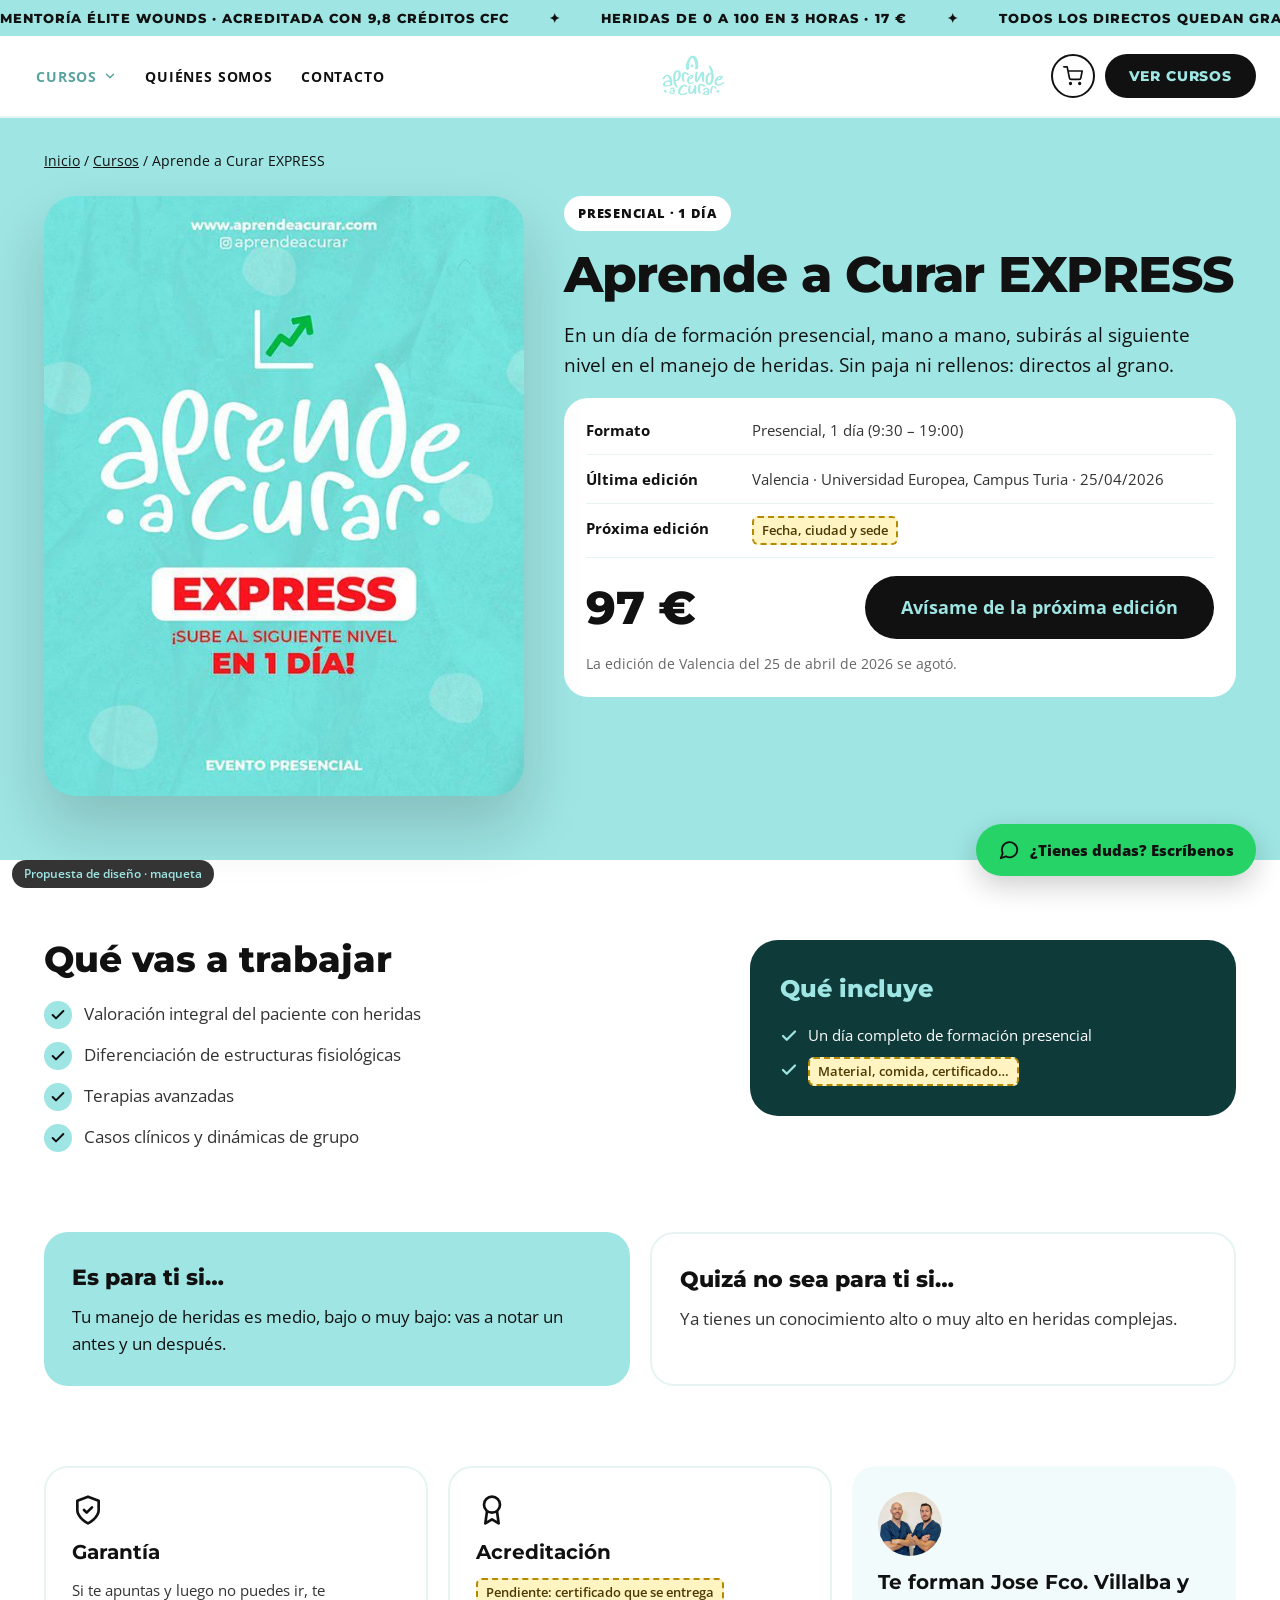
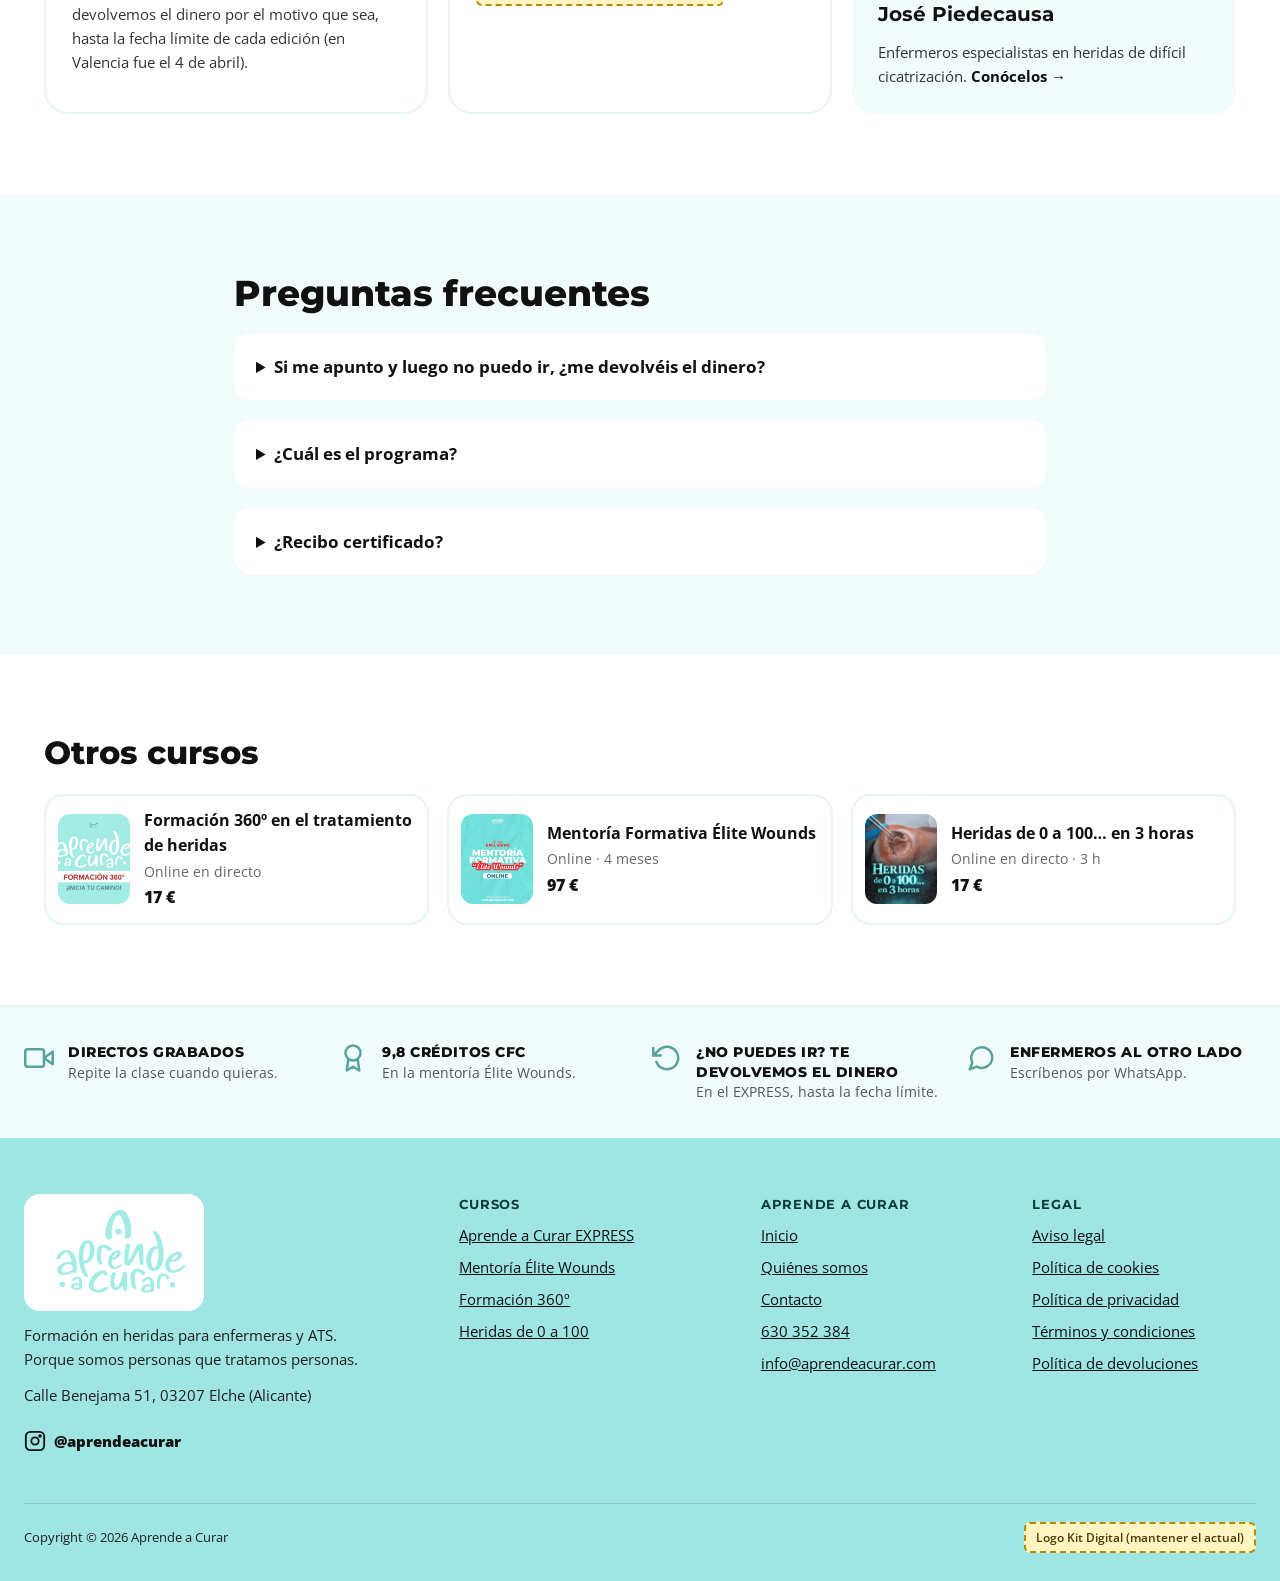
<file: curso-express.html>
<!doctype html>
<html lang="es">
<head>
<meta charset="utf-8">
<meta name="viewport" content="width=device-width, initial-scale=1">
<meta name="robots" content="noindex, nofollow">
<title>Aprende a Curar EXPRESS · Aprende a Curar</title>
<link rel="icon" href="logo_cabecera.png">
<link rel="preconnect" href="https://fonts.googleapis.com">
<link rel="stylesheet" href="https://fonts.googleapis.com/css2?family=Montserrat:wght@400;500;600;700;800&family=Open+Sans:wght@400;500;600;700;800&display=swap">
<link rel="stylesheet" href="web.css">
<style>
body{margin:0;background:#ffffff}
a{color:#111111}a:hover{color:#58A39E}
body{margin:0}
@keyframes aac-ticker{from{transform:translateX(0)}to{transform:translateX(-50%)}}
.aac-ticker-track{animation:aac-ticker 38s linear infinite}
@media (prefers-reduced-motion: reduce){.aac-ticker-track{animation:none}}
@media (max-width:760px){.aac-logo{order:0!important;flex:1 1 auto!important;justify-content:flex-start!important}.aac-act{order:1!important;flex:0 0 auto!important}.aac-nav{order:2!important;flex:1 1 100%!important;font-size:13px!important}}
body{margin:0}
</style>
</head>
<body>

<div style="font-family: 'Open Sans', Arial, sans-serif; background: #ffffff; min-width: 0; overflow-x: hidden">

<div style="font-family: 'Open Sans', Arial, sans-serif; color: #111111; position: relative; z-index: 30">
<!-- CINTA DE MENSAJES -->
<div style="background: #9EE5E3; color: #111111; overflow: hidden; white-space: nowrap; font-family: Montserrat, Arial, sans-serif; font-weight: 800; font-size: 13px; letter-spacing: 0.08em; text-transform: uppercase">
<div class="aac-ticker-track" style="display: inline-flex; gap: 40px; padding: 10px 0; width: max-content">
<span>Mentoría Élite Wounds · acreditada con 9,8 créditos CFC</span><span aria-hidden="true">✦</span>
<span>Heridas de 0 a 100 en 3 horas · 17 €</span><span aria-hidden="true">✦</span>
<span>Todos los directos quedan grabados</span><span aria-hidden="true">✦</span>
<span>Casos clínicos reales, sin paja</span><span aria-hidden="true">✦</span>
<span aria-hidden="true">Mentoría Élite Wounds · acreditada con 9,8 créditos CFC</span><span aria-hidden="true">✦</span>
<span aria-hidden="true">Heridas de 0 a 100 en 3 horas · 17 €</span><span aria-hidden="true">✦</span>
<span aria-hidden="true">Todos los directos quedan grabados</span><span aria-hidden="true">✦</span>
<span aria-hidden="true">Casos clínicos reales, sin paja</span><span aria-hidden="true">✦</span>
</div>
</div>
<!-- CABECERA BLANCA -->
<header style="background: #ffffff; position: relative; border-bottom: 2px solid #E6F4F3">
<div style="max-width: 1320px; margin: 0 auto; padding: 12px 24px; display: flex; flex-wrap: wrap; align-items: center; gap: 10px 24px">
<nav aria-label="Menú principal" class="aac-nav" style="order: 1; flex: 1 1 360px; display: flex; flex-wrap: wrap; align-items: center; gap: 2px 4px; font-weight: 700; font-size: 14px; letter-spacing: 0.06em; text-transform: uppercase">
<div style="position: relative">
<button aria-controls="menu-cursos" aria-expanded="false" data-toggle-menu="" style="font: inherit; font-weight: 700; letter-spacing: 0.06em; text-transform: uppercase; color: #58A39E; background: transparent; border: 0; padding: 12px 12px; display: flex; align-items: center; gap: 6px; cursor: pointer; min-height: 44px" type="button">
Cursos
<svg aria-hidden="true" fill="none" height="14" stroke="currentColor" stroke-linecap="round" stroke-linejoin="round" stroke-width="2.5" viewbox="0 0 24 24" width="14"><polyline points="6 9 12 15 18 9"></polyline></svg>
</button>
<div hidden="" id="menu-cursos" style="position: absolute; top: 58px; left: -12px; width: 820px; max-width: 92vw; background: #ffffff; color: #111111; border-radius: 22px; box-shadow: 0 30px 70px rgba(17,17,17,0.18); padding: 18px; display: grid; grid-template-columns: repeat(2, minmax(0, 1fr)); gap: 10px; border-top: 6px solid #9EE5E3; text-transform: none; letter-spacing: 0">
<a href="curso-express.html" style="display: flex; gap: 14px; align-items: center; text-decoration: none; padding: 10px; border-radius: 16px; background: #F2FBFB">
<img alt="" src="express.jpg" style="width: 64px; height: 80px; object-fit: cover; border-radius: 10px; flex: none"/>
<span style="display: flex; flex-direction: column; gap: 2px">
<span style="color: #111111; font-weight: 800; font-size: 15px">Aprende a Curar EXPRESS</span>
<span style="color: #666666; font-weight: 500; font-size: 13px">Presencial · 1 día</span>
<span style="color: #111111; font-weight: 800; font-size: 15px">97 €</span>
</span>
</a>
<a href="curso-elite.html" style="display: flex; gap: 14px; align-items: center; text-decoration: none; padding: 10px; border-radius: 16px; background: #F2FBFB">
<img alt="" src="elite.jpg" style="width: 64px; height: 80px; object-fit: cover; border-radius: 10px; flex: none"/>
<span style="display: flex; flex-direction: column; gap: 2px">
<span style="color: #111111; font-weight: 800; font-size: 15px">Mentoría Formativa Élite Wounds</span>
<span style="color: #666666; font-weight: 500; font-size: 13px">Online · 4 meses · 9,8 créditos CFC</span>
<span style="color: #111111; font-weight: 800; font-size: 15px"><del style="color: #666666; font-weight: 500">200 €</del> 97 €</span>
</span>
</a>
<a href="curso-360.html" style="display: flex; gap: 14px; align-items: center; text-decoration: none; padding: 10px; border-radius: 16px; background: #F2FBFB">
<img alt="" src="f360.jpg" style="width: 64px; height: 80px; object-fit: cover; border-radius: 10px; flex: none"/>
<span style="display: flex; flex-direction: column; gap: 2px">
<span style="color: #111111; font-weight: 800; font-size: 15px">Formación 360º en el tratamiento de heridas</span>
<span style="color: #666666; font-weight: 500; font-size: 13px">Online en directo · grabación 3 meses</span>
<span style="color: #111111; font-weight: 800; font-size: 15px"><del style="color: #666666; font-weight: 500">57 €</del> 17 €</span>
</span>
</a>
<a href="curso-0a100.html" style="display: flex; gap: 14px; align-items: center; text-decoration: none; padding: 10px; border-radius: 16px; background: #F2FBFB">
<img alt="" src="h0a100.jpg" style="width: 64px; height: 80px; object-fit: cover; border-radius: 10px; flex: none"/>
<span style="display: flex; flex-direction: column; gap: 2px">
<span style="color: #111111; font-weight: 800; font-size: 15px">Heridas de 0 a 100… en 3 horas</span>
<span style="color: #666666; font-weight: 500; font-size: 13px">Online en directo · 3 horas</span>
<span style="color: #111111; font-weight: 800; font-size: 15px"><del style="color: #666666; font-weight: 500">57 €</del> 17 €</span>
</span>
</a>
<div style="grid-column: 1 / -1; display: flex; flex-wrap: wrap; justify-content: space-between; align-items: center; gap: 8px; padding: 8px 6px 0; font-size: 14px">
<span style="color: #666666">Seminarios online: <strong style="color: #111111">próximamente</strong></span>
<a href="index.html" style="color: #111111; font-weight: 800">Ver todos los cursos →</a>
</div>
</div>
</div>
<a href="sobre-nosotros.html" style="color: #111111; text-decoration: none; padding: 12px 12px">Quiénes somos</a>
<a href="contacto.html" style="color: #111111; text-decoration: none; padding: 12px 12px">Contacto</a>
</nav>
<a aria-label="Aprende a Curar, inicio" class="aac-logo" href="index.html" style="order: 2; display: flex; align-items: center; justify-content: center; flex: 0 0 auto">
<img alt="Logo de Aprende a Curar" src="logo_cabecera.png" style="height: 56px; width: auto; display: block"/>
</a>
<div class="aac-act" style="order: 3; flex: 1 1 260px; display: flex; align-items: center; justify-content: flex-end; gap: 10px">
<a aria-label="Carrito" href="https://www.aprendeacurar.com/carrito/" style="display: flex; align-items: center; justify-content: center; width: 44px; height: 44px; border-radius: 100px; border: 2px solid #111111">
<svg aria-hidden="true" fill="none" height="20" stroke="#111111" stroke-linecap="round" stroke-linejoin="round" stroke-width="2" viewbox="0 0 24 24" width="20"><circle cx="9" cy="21" r="1"></circle><circle cx="20" cy="21" r="1"></circle><path d="M1 1h4l2.7 13.4a2 2 0 0 0 2 1.6h9.7a2 2 0 0 0 2-1.6L23 6H6"></path></svg>
</a>
<button data-toggle-menu="" style="font: inherit; background: #111111; color: #9EE5E3; border: 0; cursor: pointer; font-family: Montserrat, Arial, sans-serif; font-weight: 800; font-size: 14px; letter-spacing: 0.06em; text-transform: uppercase; padding: 13px 24px; border-radius: 100px; min-height: 44px" type="button">Ver cursos</button>
</div>
</div>
</header>
</div>


<div style="font-family: 'Open Sans', Arial, sans-serif; color: #333333; font-size: 16px; line-height: 1.6; background: #ffffff">
<!-- CABECERA DE LA FICHA -->
<section style="background: #9EE5E3">
<div style="max-width: 1240px; margin: 0 auto; padding: 32px 24px 64px; display: flex; flex-direction: column; gap: 24px">
<nav aria-label="Ruta" style="font-size: 14px; color: #111111"><a href="index.html" style="color: #111111">Inicio</a> / <a href="index.html" style="color: #111111">Cursos</a> / Aprende a Curar EXPRESS</nav>
<div style="display: flex; flex-wrap: wrap; gap: 40px; align-items: flex-start">
<div style="flex: 1 1 380px; min-width: 0; max-width: 480px; position: relative">
<img alt="Portada del curso Aprende a Curar EXPRESS" src="express.jpg" style="width: 100%; aspect-ratio: 4 / 5; object-fit: cover; border-radius: 32px; display: block; box-shadow: 0 30px 60px rgba(17,17,17,0.18); background: #ffffff"/>
</div>
<div style="flex: 1 1 480px; min-width: 0; display: flex; flex-direction: column; gap: 18px">
<span style="align-self: flex-start; background: #ffffff; color: #111111; font-weight: 800; font-size: 13px; letter-spacing: 0.06em; text-transform: uppercase; padding: 7px 14px; border-radius: 100px">Presencial · 1 día</span>
<h1 style="margin: 0; font-family: Montserrat, Arial, sans-serif; font-weight: 800; font-size: 50px; line-height: 1.05; color: #111111; letter-spacing: -0.02em">Aprende a Curar EXPRESS</h1>
<p style="margin: 0; font-size: 19px; color: #111111">En un día de formación presencial, mano a mano, subirás al siguiente nivel en el manejo de heridas. Sin paja ni rellenos: directos al grano.</p>
<div style="background: #ffffff; border-radius: 24px; padding: 8px 22px; display: flex; flex-direction: column">
<div style="display: flex; flex-wrap: wrap; gap: 4px 16px; padding: 12px 0; border-bottom: 1px solid #E6F4F3">
<span style="flex: 0 0 150px; font-weight: 700; color: #111111; font-size: 15px">Formato</span>
<span style="flex: 1 1 220px; font-size: 15px">Presencial, 1 día (9:30 – 19:00)</span>
</div>
<div style="display: flex; flex-wrap: wrap; gap: 4px 16px; padding: 12px 0; border-bottom: 1px solid #E6F4F3">
<span style="flex: 0 0 150px; font-weight: 700; color: #111111; font-size: 15px">Última edición</span>
<span style="flex: 1 1 220px; font-size: 15px">Valencia · Universidad Europea, Campus Turia · 25/04/2026</span>
</div>
<div style="display: flex; flex-wrap: wrap; gap: 4px 16px; padding: 12px 0; border-bottom: 1px solid #E6F4F3">
<span style="flex: 0 0 150px; font-weight: 700; color: #111111; font-size: 15px">Próxima edición</span>
<span style="align-self: flex-start; background: #FFF4C2; border: 2px dashed #B58900; color: #4D3A00; border-radius: 6px; padding: 2px 8px; font-size: 13px; font-weight: 600">Fecha, ciudad y sede</span>
</div>
<div style="display: flex; flex-wrap: wrap; align-items: center; justify-content: space-between; gap: 16px; padding: 18px 0 14px">
<div style="display: flex; align-items: baseline; gap: 12px">
<strong style="color: #111111; font-size: 46px; line-height: 1; font-family: Montserrat, Arial, sans-serif; font-weight: 800">97 €</strong>
</div>
<a href="https://www.aprendeacurar.com/producto/jornada-presencial-valoracion-integral-del-paciente-con-heridas-diferenciacion-de-estructuras-fisiologicas-y-terapias-avanzadas/" style="background: #111111; color: #9EE5E3; text-decoration: none; font-weight: 700; font-size: 18px; padding: 17px 36px; border-radius: 100px">Avísame de la próxima edición</a>
</div>
<span style="font-size: 14px; color: #666666; padding-bottom: 14px">La edición de Valencia del 25 de abril de 2026 se agotó.</span>
</div>
</div>
</div>
</div>
</section>
<!-- PROGRAMA -->
<section style="background: #ffffff">
<div style="max-width: 1240px; margin: 0 auto; padding: 80px 24px 40px; display: flex; flex-wrap: wrap; gap: 40px">
<div style="flex: 1 1 520px; min-width: 0; display: flex; flex-direction: column; gap: 20px">
<h2 style="margin: 0; font-family: Montserrat, Arial, sans-serif; font-weight: 800; font-size: 36px; line-height: 1.1; color: #111111">Qué vas a trabajar</h2>
<ul style="margin: 0; padding: 0; list-style: none; display: flex; flex-direction: column; gap: 12px">
<li style="display: flex; gap: 12px; align-items: flex-start">
<span style="flex: none; width: 28px; height: 28px; border-radius: 100px; background: #9EE5E3; display: flex; align-items: center; justify-content: center; margin-top: 1px"><svg aria-hidden="true" fill="none" height="16" stroke="#111111" stroke-linecap="round" stroke-linejoin="round" stroke-width="3" viewbox="0 0 24 24" width="16"><polyline points="20 6 9 17 4 12"></polyline></svg></span>
<span style="font-size: 17px">Valoración integral del paciente con heridas</span>
</li>
<li style="display: flex; gap: 12px; align-items: flex-start">
<span style="flex: none; width: 28px; height: 28px; border-radius: 100px; background: #9EE5E3; display: flex; align-items: center; justify-content: center; margin-top: 1px"><svg aria-hidden="true" fill="none" height="16" stroke="#111111" stroke-linecap="round" stroke-linejoin="round" stroke-width="3" viewbox="0 0 24 24" width="16"><polyline points="20 6 9 17 4 12"></polyline></svg></span>
<span style="font-size: 17px">Diferenciación de estructuras fisiológicas</span>
</li>
<li style="display: flex; gap: 12px; align-items: flex-start">
<span style="flex: none; width: 28px; height: 28px; border-radius: 100px; background: #9EE5E3; display: flex; align-items: center; justify-content: center; margin-top: 1px"><svg aria-hidden="true" fill="none" height="16" stroke="#111111" stroke-linecap="round" stroke-linejoin="round" stroke-width="3" viewbox="0 0 24 24" width="16"><polyline points="20 6 9 17 4 12"></polyline></svg></span>
<span style="font-size: 17px">Terapias avanzadas</span>
</li>
<li style="display: flex; gap: 12px; align-items: flex-start">
<span style="flex: none; width: 28px; height: 28px; border-radius: 100px; background: #9EE5E3; display: flex; align-items: center; justify-content: center; margin-top: 1px"><svg aria-hidden="true" fill="none" height="16" stroke="#111111" stroke-linecap="round" stroke-linejoin="round" stroke-width="3" viewbox="0 0 24 24" width="16"><polyline points="20 6 9 17 4 12"></polyline></svg></span>
<span style="font-size: 17px">Casos clínicos y dinámicas de grupo</span>
</li>
</ul>
</div>
<aside style="flex: 1 1 340px; min-width: 0; background: #0E3B39; color: #ffffff; border-radius: 28px; padding: 30px; display: flex; flex-direction: column; gap: 14px; align-self: flex-start">
<h2 style="margin: 0; font-family: Montserrat, Arial, sans-serif; font-weight: 800; font-size: 24px; color: #9EE5E3">Qué incluye</h2>
<ul style="margin: 0; padding: 0; list-style: none; display: flex; flex-direction: column; gap: 10px">
<li style="display: flex; gap: 10px; align-items: flex-start; font-size: 15px">
<svg aria-hidden="true" fill="none" height="18" stroke="#9EE5E3" stroke-linecap="round" stroke-linejoin="round" stroke-width="3" style="flex: none; margin-top: 4px" viewbox="0 0 24 24" width="18"><polyline points="20 6 9 17 4 12"></polyline></svg>
<span>Un día completo de formación presencial</span>
</li>
<li style="display: flex; gap: 10px; align-items: flex-start; font-size: 15px">
<svg aria-hidden="true" fill="none" height="18" stroke="#9EE5E3" stroke-linecap="round" stroke-linejoin="round" stroke-width="3" style="flex: none; margin-top: 4px" viewbox="0 0 24 24" width="18"><polyline points="20 6 9 17 4 12"></polyline></svg>
<span style="background: #FFF4C2; border: 2px dashed #B58900; color: #4D3A00; border-radius: 6px; padding: 2px 8px; font-size: 13px; font-weight: 600">Material, comida, certificado…</span>
</li>
</ul>
</aside>
</div>
</section>
<!-- ¿ES PARA TI? -->
<section style="background: #ffffff">
<div style="max-width: 1240px; margin: 0 auto; padding: 40px 24px; display: grid; grid-template-columns: repeat(auto-fit, minmax(300px, 1fr)); gap: 20px">
<div style="background: #9EE5E3; border-radius: 24px; padding: 28px; display: flex; flex-direction: column; gap: 8px">
<h3 style="margin: 0; font-family: Montserrat, Arial, sans-serif; font-weight: 800; font-size: 22px; color: #111111">Es para ti si…</h3>
<p style="margin: 0; color: #111111; font-size: 17px">Tu manejo de heridas es medio, bajo o muy bajo: vas a notar un antes y un después.</p>
</div>
<div style="border: 2px solid #E6F4F3; border-radius: 24px; padding: 28px; display: flex; flex-direction: column; gap: 8px">
<h3 style="margin: 0; font-family: Montserrat, Arial, sans-serif; font-weight: 800; font-size: 22px; color: #111111">Quizá no sea para ti si…</h3>
<p style="margin: 0; font-size: 17px">Ya tienes un conocimiento alto o muy alto en heridas complejas.</p>
</div>
</div>
</section>
<!-- GARANTÍA, ACREDITACIÓN, FORMADORES -->
<section style="background: #ffffff">
<div style="max-width: 1240px; margin: 0 auto; padding: 40px 24px 80px; display: grid; grid-template-columns: repeat(auto-fit, minmax(280px, 1fr)); gap: 20px">
<div style="border: 2px solid #E6F4F3; border-radius: 24px; padding: 26px; display: flex; flex-direction: column; gap: 10px">
<svg aria-hidden="true" fill="none" height="32" stroke="#111111" stroke-linecap="round" stroke-linejoin="round" stroke-width="2" viewbox="0 0 24 24" width="32"><path d="M12 22s8-4 8-10V5l-8-3-8 3v7c0 6 8 10 8 10z"></path><path d="m9 12 2 2 4-4"></path></svg>
<h3 style="margin: 0; font-family: Montserrat, Arial, sans-serif; font-weight: 700; font-size: 20px; color: #111111">Garantía</h3>
<p style="margin: 0; font-size: 15px">Si te apuntas y luego no puedes ir, te devolvemos el dinero por el motivo que sea, hasta la fecha límite de cada edición (en Valencia fue el 4 de abril).</p>
</div>
<div style="border: 2px solid #E6F4F3; border-radius: 24px; padding: 26px; display: flex; flex-direction: column; gap: 10px">
<svg aria-hidden="true" fill="none" height="32" stroke="#111111" stroke-linecap="round" stroke-linejoin="round" stroke-width="2" viewbox="0 0 24 24" width="32"><circle cx="12" cy="8" r="6"></circle><path d="M8.2 13.3 7 22l5-3 5 3-1.2-8.7"></path></svg>
<h3 style="margin: 0; font-family: Montserrat, Arial, sans-serif; font-weight: 700; font-size: 20px; color: #111111">Acreditación</h3>
<span style="align-self: flex-start; background: #FFF4C2; border: 2px dashed #B58900; color: #4D3A00; border-radius: 6px; padding: 2px 8px; font-size: 13px; font-weight: 600">Pendiente: certificado que se entrega</span>
</div>
<a href="sobre-nosotros.html" style="background: #F2FBFB; border-radius: 24px; padding: 26px; display: flex; flex-direction: column; gap: 10px; text-decoration: none; color: #333333">
<img alt="" src="equipo.jpg" style="width: 64px; height: 64px; border-radius: 100px; object-fit: cover; object-position: center 25%"/>
<h3 style="margin: 0; font-family: Montserrat, Arial, sans-serif; font-weight: 700; font-size: 20px; color: #111111">Te forman Jose Fco. Villalba y José Piedecausa</h3>
<span style="font-size: 15px">Enfermeros especialistas en heridas de difícil cicatrización. <strong style="color: #111111">Conócelos →</strong></span>
</a>
</div>
</section>
<!-- PREGUNTAS FRECUENTES DEL CURSO -->
<section style="background: #F2FBFB">
<div style="max-width: 860px; margin: 0 auto; padding: 80px 24px; display: flex; flex-direction: column; gap: 20px">
<h2 style="margin: 0; font-family: Montserrat, Arial, sans-serif; font-weight: 800; font-size: 36px; line-height: 1.1; color: #111111">Preguntas frecuentes</h2>
<details style="background: #ffffff; border-radius: 18px; padding: 4px 22px">
<summary style="cursor: pointer; padding: 16px 0; font-weight: 700; color: #111111; font-size: 17px">Si me apunto y luego no puedo ir, ¿me devolvéis el dinero?</summary>
<div style="padding: 0 0 18px">
<p style="margin: 0">Sí. Tienes hasta la fecha límite de cada edición para pedir la devolución, por el motivo que sea.</p>
</div>
</details>
<details style="background: #ffffff; border-radius: 18px; padding: 4px 22px">
<summary style="cursor: pointer; padding: 16px 0; font-weight: 700; color: #111111; font-size: 17px">¿Cuál es el programa?</summary>
<div style="padding: 0 0 18px">
<p style="margin: 0">Casos clínicos y dinámicas de grupo sobre valoración integral, estructuras fisiológicas y terapias avanzadas.</p>
</div>
</details>
<details style="background: #ffffff; border-radius: 18px; padding: 4px 22px">
<summary style="cursor: pointer; padding: 16px 0; font-weight: 700; color: #111111; font-size: 17px">¿Recibo certificado?</summary>
<div style="padding: 0 0 18px">
<span style="background: #FFF4C2; border: 2px dashed #B58900; color: #4D3A00; border-radius: 6px; padding: 2px 8px; font-size: 13px; font-weight: 600">Respuesta pendiente</span>
</div>
</details>
</div>
</section>
<!-- OTROS CURSOS -->
<section style="background: #ffffff">
<div style="max-width: 1240px; margin: 0 auto; padding: 80px 24px; display: flex; flex-direction: column; gap: 24px">
<h2 style="margin: 0; font-family: Montserrat, Arial, sans-serif; font-weight: 800; font-size: 32px; line-height: 1.1; color: #111111">Otros cursos</h2>
<div style="display: grid; grid-template-columns: repeat(auto-fit, minmax(260px, 1fr)); gap: 18px">
<a href="curso-360.html" style="display: flex; gap: 14px; align-items: center; text-decoration: none; padding: 12px; border-radius: 20px; border: 2px solid #E6F4F3">
<img alt="" src="f360.jpg" style="width: 72px; height: 90px; object-fit: cover; border-radius: 12px; flex: none"/>
<span style="display: flex; flex-direction: column; gap: 2px">
<span style="color: #111111; font-weight: 700">Formación 360º en el tratamiento de heridas</span>
<span style="color: #666666; font-size: 14px">Online en directo</span>
<span style="color: #111111; font-weight: 800">17 €</span>
</span>
</a>
<a href="curso-elite.html" style="display: flex; gap: 14px; align-items: center; text-decoration: none; padding: 12px; border-radius: 20px; border: 2px solid #E6F4F3">
<img alt="" src="elite.jpg" style="width: 72px; height: 90px; object-fit: cover; border-radius: 12px; flex: none"/>
<span style="display: flex; flex-direction: column; gap: 2px">
<span style="color: #111111; font-weight: 700">Mentoría Formativa Élite Wounds</span>
<span style="color: #666666; font-size: 14px">Online · 4 meses</span>
<span style="color: #111111; font-weight: 800">97 €</span>
</span>
</a>
<a href="curso-0a100.html" style="display: flex; gap: 14px; align-items: center; text-decoration: none; padding: 12px; border-radius: 20px; border: 2px solid #E6F4F3">
<img alt="" src="h0a100.jpg" style="width: 72px; height: 90px; object-fit: cover; border-radius: 12px; flex: none"/>
<span style="display: flex; flex-direction: column; gap: 2px">
<span style="color: #111111; font-weight: 700">Heridas de 0 a 100… en 3 horas</span>
<span style="color: #666666; font-size: 14px">Online en directo · 3 h</span>
<span style="color: #111111; font-weight: 800">17 €</span>
</span>
</a>
</div>
</div>
</section>
</div>


<div style="font-family: 'Open Sans', Arial, sans-serif; color: #111111; font-size: 15px; line-height: 1.6; background: #9EE5E3">
<!-- FRANJA DE GARANTÍAS -->
<section aria-label="Por qué con nosotros" style="background: #F2FBFB; border-top: 2px solid #E6F4F3">
<div style="max-width: 1320px; margin: 0 auto; padding: 36px 24px; display: grid; grid-template-columns: repeat(auto-fit, minmax(240px, 1fr)); gap: 24px">
<div style="display: flex; gap: 14px; align-items: flex-start">
<svg aria-hidden="true" fill="none" height="30" stroke="#58A39E" stroke-linecap="round" stroke-linejoin="round" stroke-width="2" style="flex: none" viewbox="0 0 24 24" width="30"><polygon points="23 7 16 12 23 17 23 7"></polygon><rect height="14" rx="2" width="15" x="1" y="5"></rect></svg>
<span style="display: flex; flex-direction: column; line-height: 1.4"><strong style="font-family: Montserrat, Arial, sans-serif; font-weight: 800; text-transform: uppercase; letter-spacing: 0.04em; font-size: 14px">Directos grabados</strong><span style="color: #555555; font-size: 14px">Repite la clase cuando quieras.</span></span>
</div>
<div style="display: flex; gap: 14px; align-items: flex-start">
<svg aria-hidden="true" fill="none" height="30" stroke="#58A39E" stroke-linecap="round" stroke-linejoin="round" stroke-width="2" style="flex: none" viewbox="0 0 24 24" width="30"><circle cx="12" cy="8" r="6"></circle><path d="M8.2 13.3 7 22l5-3 5 3-1.2-8.7"></path></svg>
<span style="display: flex; flex-direction: column; line-height: 1.4"><strong style="font-family: Montserrat, Arial, sans-serif; font-weight: 800; text-transform: uppercase; letter-spacing: 0.04em; font-size: 14px">9,8 créditos CFC</strong><span style="color: #555555; font-size: 14px">En la mentoría Élite Wounds.</span></span>
</div>
<div style="display: flex; gap: 14px; align-items: flex-start">
<svg aria-hidden="true" fill="none" height="30" stroke="#58A39E" stroke-linecap="round" stroke-linejoin="round" stroke-width="2" style="flex: none" viewbox="0 0 24 24" width="30"><polyline points="1 4 1 10 7 10"></polyline><path d="M3.5 15a9 9 0 1 0 2.1-9.4L1 10"></path></svg>
<span style="display: flex; flex-direction: column; line-height: 1.4"><strong style="font-family: Montserrat, Arial, sans-serif; font-weight: 800; text-transform: uppercase; letter-spacing: 0.04em; font-size: 14px">¿No puedes ir? Te devolvemos el dinero</strong><span style="color: #555555; font-size: 14px">En el EXPRESS, hasta la fecha límite.</span></span>
</div>
<div style="display: flex; gap: 14px; align-items: flex-start">
<svg aria-hidden="true" fill="none" height="30" stroke="#58A39E" stroke-linecap="round" stroke-linejoin="round" stroke-width="2" style="flex: none" viewbox="0 0 24 24" width="30"><path d="M21 11.5a8.4 8.4 0 0 1-12.4 7.4L3 21l2.1-5.4A8.4 8.4 0 1 1 21 11.5z"></path></svg>
<span style="display: flex; flex-direction: column; line-height: 1.4"><strong style="font-family: Montserrat, Arial, sans-serif; font-weight: 800; text-transform: uppercase; letter-spacing: 0.04em; font-size: 14px">Enfermeros al otro lado</strong><span style="color: #555555; font-size: 14px">Escríbenos por WhatsApp.</span></span>
</div>
</div>
</section>
<footer style="background: #9EE5E3">
<div style="max-width: 1320px; margin: 0 auto; padding: 56px 24px 28px; display: flex; flex-direction: column; gap: 40px">
<div style="display: flex; flex-wrap: wrap; gap: 36px 48px">
<div style="flex: 2 1 280px; display: flex; flex-direction: column; gap: 12px">
<a aria-label="Aprende a Curar, inicio" href="index.html" style="align-self: flex-start"><img alt="Aprende a Curar" src="logo_cabecera.png" style="width: 180px; height: auto; display: block; border-radius: 16px"/></a>
<p style="margin: 0; max-width: 360px; color: #1f1f1f">Formación en heridas para enfermeras y ATS. Porque somos personas que tratamos personas.</p>
<span style="color: #1f1f1f">Calle Benejama 51, 03207 Elche (Alicante)</span>
<a href="https://www.instagram.com/aprendeacurar/" style="align-self: flex-start; display: flex; align-items: center; gap: 8px; color: #111111; font-weight: 800; text-decoration: none; min-height: 44px">
<svg aria-hidden="true" fill="none" height="22" stroke="#111111" stroke-linecap="round" stroke-linejoin="round" stroke-width="2" viewbox="0 0 24 24" width="22"><rect height="20" rx="5" width="20" x="2" y="2"></rect><circle cx="12" cy="12" r="4"></circle><circle cx="17.5" cy="6.5" r="1"></circle></svg>
@aprendeacurar</a>
</div>
<nav aria-label="Cursos" style="flex: 1 1 200px; display: flex; flex-direction: column; gap: 8px">
<strong style="font-family: Montserrat, Arial, sans-serif; text-transform: uppercase; letter-spacing: 0.06em; font-size: 13px; color: #0E3B39">Cursos</strong>
<a href="curso-express.html" style="color: #111111">Aprende a Curar EXPRESS</a>
<a href="curso-elite.html" style="color: #111111">Mentoría Élite Wounds</a>
<a href="curso-360.html" style="color: #111111">Formación 360º</a>
<a href="curso-0a100.html" style="color: #111111">Heridas de 0 a 100</a>
</nav>
<nav aria-label="Aprende a Curar" style="flex: 1 1 170px; display: flex; flex-direction: column; gap: 8px">
<strong style="font-family: Montserrat, Arial, sans-serif; text-transform: uppercase; letter-spacing: 0.06em; font-size: 13px; color: #0E3B39">Aprende a Curar</strong>
<a href="index.html" style="color: #111111">Inicio</a>
<a href="sobre-nosotros.html" style="color: #111111">Quiénes somos</a>
<a href="contacto.html" style="color: #111111">Contacto</a>
<a href="tel:+34630352384" style="color: #111111">630 352 384</a>
<a href="mailto:info@aprendeacurar.com" style="color: #111111">info@aprendeacurar.com</a>
</nav>
<nav aria-label="Legal" style="flex: 1 1 170px; display: flex; flex-direction: column; gap: 8px">
<strong style="font-family: Montserrat, Arial, sans-serif; text-transform: uppercase; letter-spacing: 0.06em; font-size: 13px; color: #0E3B39">Legal</strong>
<a href="https://www.aprendeacurar.com/aviso-legal/" style="color: #111111">Aviso legal</a>
<a href="https://www.aprendeacurar.com/politica-de-cookies/" style="color: #111111">Política de cookies</a>
<a href="https://www.aprendeacurar.com/politica-de-privacidad/" style="color: #111111">Política de privacidad</a>
<a href="https://www.aprendeacurar.com/terminos-y-condiciones/" style="color: #111111">Términos y condiciones</a>
<a href="https://www.aprendeacurar.com/reembolso_devoluciones/" style="color: #111111">Política de devoluciones</a>
</nav>
</div>
<div style="display: flex; flex-wrap: wrap; justify-content: space-between; align-items: center; gap: 12px; border-top: 1px solid rgba(17,17,17,0.15); padding-top: 18px; font-size: 13px; color: #1f1f1f">
<span>Copyright © 2026 Aprende a Curar</span>
<span style="background: #FFF4C2; border: 2px dashed #B58900; color: #4D3A00; border-radius: 6px; padding: 4px 10px; font-size: 12px; font-weight: 600">Logo Kit Digital (mantener el actual)</span>
</div>
</div>
</footer>
<a aria-label="Abrir chat de WhatsApp" href="https://wa.me/34630352384" style="position: fixed; right: 24px; bottom: 24px; z-index: 40; display: flex; align-items: center; gap: 10px; background: #25D366; color: #111111; text-decoration: none; font-weight: 800; font-size: 15px; padding: 14px 22px; border-radius: 100px; box-shadow: 0 10px 28px rgba(17,17,17,0.2)">
<svg aria-hidden="true" fill="none" height="22" stroke="#111111" stroke-linecap="round" stroke-linejoin="round" stroke-width="2" viewbox="0 0 24 24" width="22"><path d="M21 11.5a8.4 8.4 0 0 1-12.4 7.4L3 21l2.1-5.4A8.4 8.4 0 1 1 21 11.5z"></path></svg>
¿Tienes dudas? Escríbenos</a>
</div>

</div>

<div class="propuesta" role="note">Propuesta de diseño · maqueta</div>
<script src="web.js"></script>
</body>
</html>
</file>
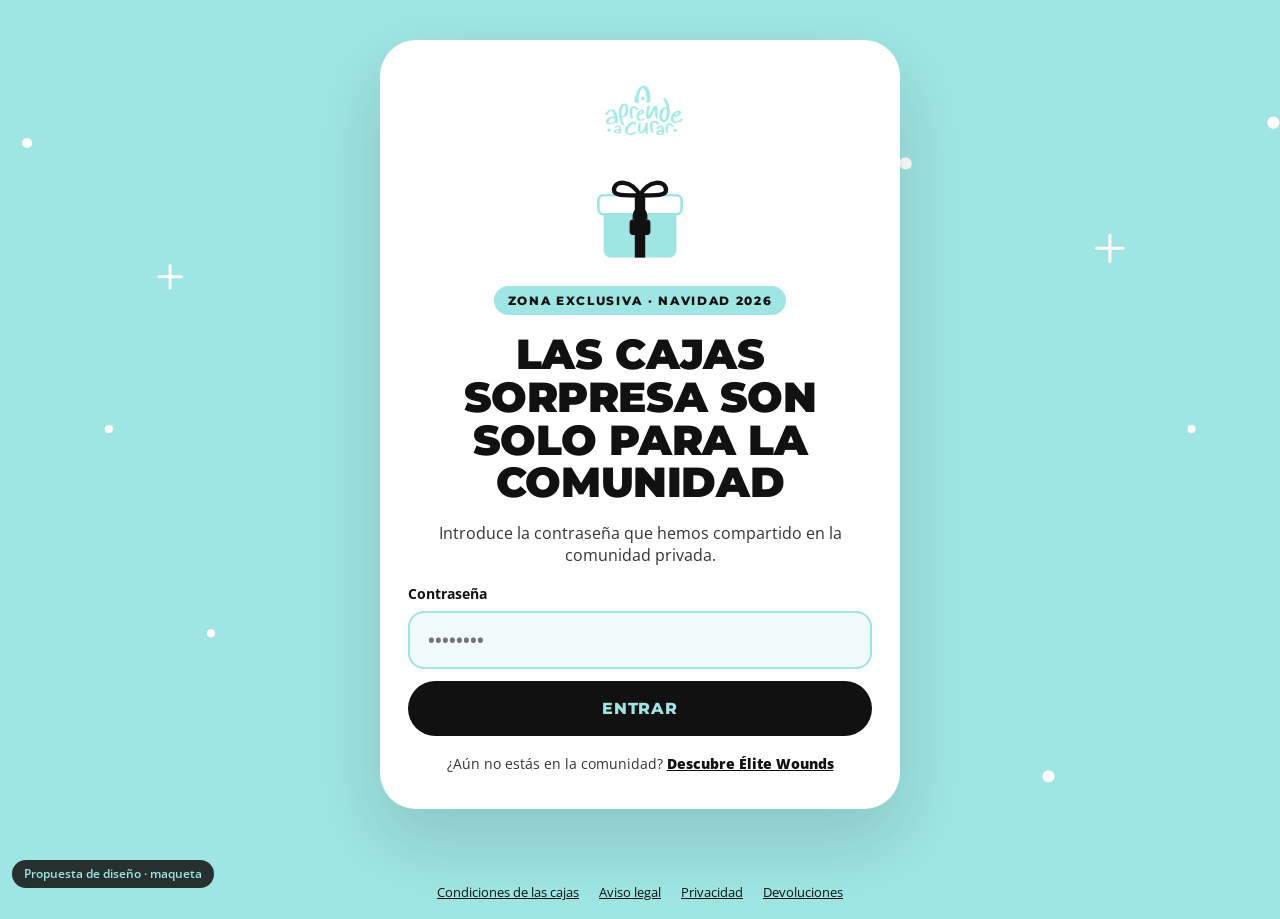
<file: navidad-acceso.html>
<!doctype html>
<html lang="es">
<head>
<meta charset="utf-8">
<meta name="viewport" content="width=device-width, initial-scale=1">
<meta name="robots" content="noindex, nofollow">
<title>Navidad · Acceso comunidad · Aprende a Curar</title>
<link rel="icon" href="logo_cabecera.png">
<link rel="preconnect" href="https://fonts.googleapis.com">
<link rel="stylesheet" href="https://fonts.googleapis.com/css2?family=Montserrat:wght@400;500;600;700;800&family=Open+Sans:wght@400;500;600;700;800&display=swap">
<link rel="stylesheet" href="web.css">
<style>
body{margin:0;background:#9EE5E3}
a{color:#111111}
</style>
</head>
<body>

<div style="font-family: 'Open Sans', Arial, sans-serif; background: #9EE5E3; color: #111111; min-height: 900px; display: flex; flex-direction: column; min-width: 0; overflow: hidden; position: relative">
<svg aria-hidden="true" preserveaspectratio="xMidYMid slice" style="position: absolute; inset: 0; width: 100%; height: 100%" viewbox="0 0 1440 900"><g fill="#ffffff"><circle cx="120" cy="140" r="5"></circle><circle cx="300" cy="620" r="4"></circle><circle cx="520" cy="90" r="4"></circle><circle cx="980" cy="160" r="6"></circle><circle cx="1260" cy="420" r="4"></circle><circle cx="1340" cy="120" r="6"></circle><circle cx="760" cy="780" r="4"></circle><circle cx="1120" cy="760" r="6"></circle><circle cx="200" cy="420" r="4"></circle></g><g stroke="#ffffff" stroke-linecap="round" stroke-width="3"><path d="M1180 230v26M1167 243h26"></path><path d="M260 260v22M249 271h22"></path><path d="M880 640v22M869 651h22"></path></g></svg>
<div style="position: relative; flex: 1; display: flex; align-items: center; justify-content: center; padding: 40px 20px 56px">
<div style="width: 100%; max-width: 520px; background: #ffffff; border-radius: 36px; box-shadow: 0 30px 70px rgba(17,17,17,0.15); padding: 36px 28px; display: flex; flex-direction: column; align-items: center; gap: 18px; text-align: center; box-sizing: border-box">
<a aria-label="Aprende a Curar, inicio" href="index.html"><img alt="Aprende a Curar" src="logo_cabecera.png" style="height: 70px; width: auto; display: block"/></a>
<svg aria-hidden="true" height="104" viewbox="0 0 120 120" width="104"><rect fill="#9EE5E3" height="56" rx="8" width="84" x="18" y="52"></rect><rect fill="#ffffff" height="22" rx="6" stroke="#9EE5E3" stroke-width="3" width="96" x="12" y="36"></rect><rect fill="#111111" height="72" width="12" x="54" y="36"></rect><path d="M60 36c-10-18-30-18-30-6 0 8 18 6 30 6zM60 36c10-18 30-18 30-6 0 8-18 6-30 6z" fill="none" stroke="#111111" stroke-linejoin="round" stroke-width="5"></path><rect fill="#111111" height="18" rx="4" width="24" x="48" y="64"></rect><path d="M53 64v-5a7 7 0 0 1 14 0v5" fill="none" stroke="#111111" stroke-width="3"></path></svg>
<span style="background: #9EE5E3; color: #111111; font-family: Montserrat, Arial, sans-serif; font-weight: 800; font-size: 12px; letter-spacing: 0.14em; text-transform: uppercase; padding: 7px 14px; border-radius: 100px">Zona exclusiva · Navidad 2026</span>
<h1 style="margin: 0; font-family: Montserrat, Arial, sans-serif; font-weight: 900; font-size: clamp(28px, 4vw, 42px); line-height: 1.02; text-transform: uppercase; letter-spacing: -0.01em">Las cajas sorpresa son solo para la comunidad</h1>
<p style="margin: 0; font-size: 16px; color: #333333">Introduce la contraseña que hemos compartido en la comunidad privada.</p>
<form style="width: 100%; display: flex; flex-direction: column; gap: 12px">
<label style="display: flex; flex-direction: column; gap: 8px; text-align: left; font-size: 14px; font-weight: 700">Contraseña
<input autocomplete="off" name="pwd" placeholder="••••••••" style="font: inherit; font-size: 18px; border: 2px solid #9EE5E3; border-radius: 16px; padding: 15px 18px; background: #F2FBFB; color: #111111" type="password"/>
</label>
<a href="navidad.html" style="background: #111111; color: #9EE5E3; text-decoration: none; font-family: Montserrat, Arial, sans-serif; font-weight: 800; font-size: 16px; letter-spacing: 0.06em; text-transform: uppercase; padding: 18px 34px; border-radius: 100px; text-align: center">Entrar</a>
</form>
<p style="margin: 0; font-size: 14px; color: #333333">¿Aún no estás en la comunidad? <a href="curso-elite.html" style="color: #111111; font-weight: 800">Descubre Élite Wounds</a></p>
</div>
</div>
<nav aria-label="Legal" style="position: relative; display: flex; flex-wrap: wrap; justify-content: center; gap: 8px 20px; padding: 18px 24px; font-size: 13px">
<a href="#condiciones" style="color: #111111">Condiciones de las cajas</a>
<a href="https://www.aprendeacurar.com/aviso-legal/" style="color: #111111">Aviso legal</a>
<a href="https://www.aprendeacurar.com/politica-de-privacidad/" style="color: #111111">Privacidad</a>
<a href="https://www.aprendeacurar.com/reembolso_devoluciones/" style="color: #111111">Devoluciones</a>
</nav>
</div>

<div class="propuesta" role="note">Propuesta de diseño · maqueta</div>
<script src="web.js"></script>
</body>
</html>
</file>
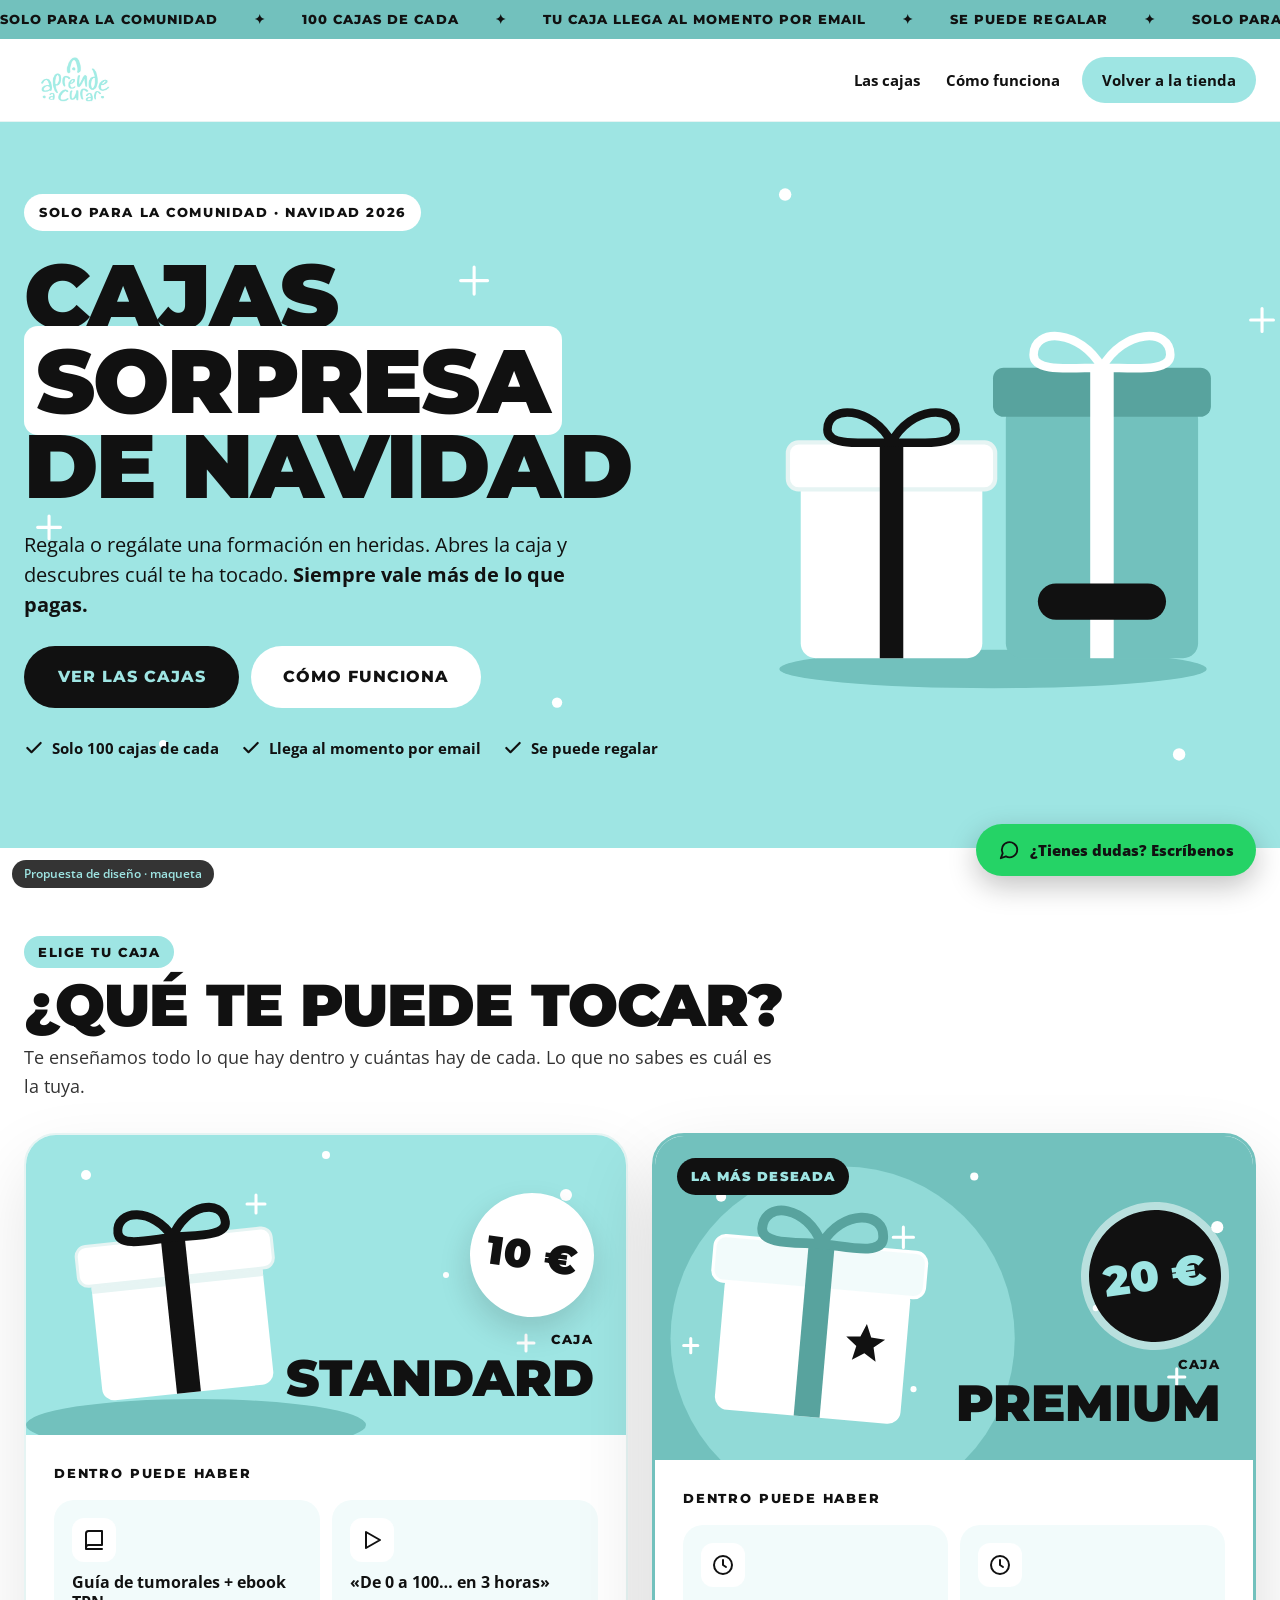
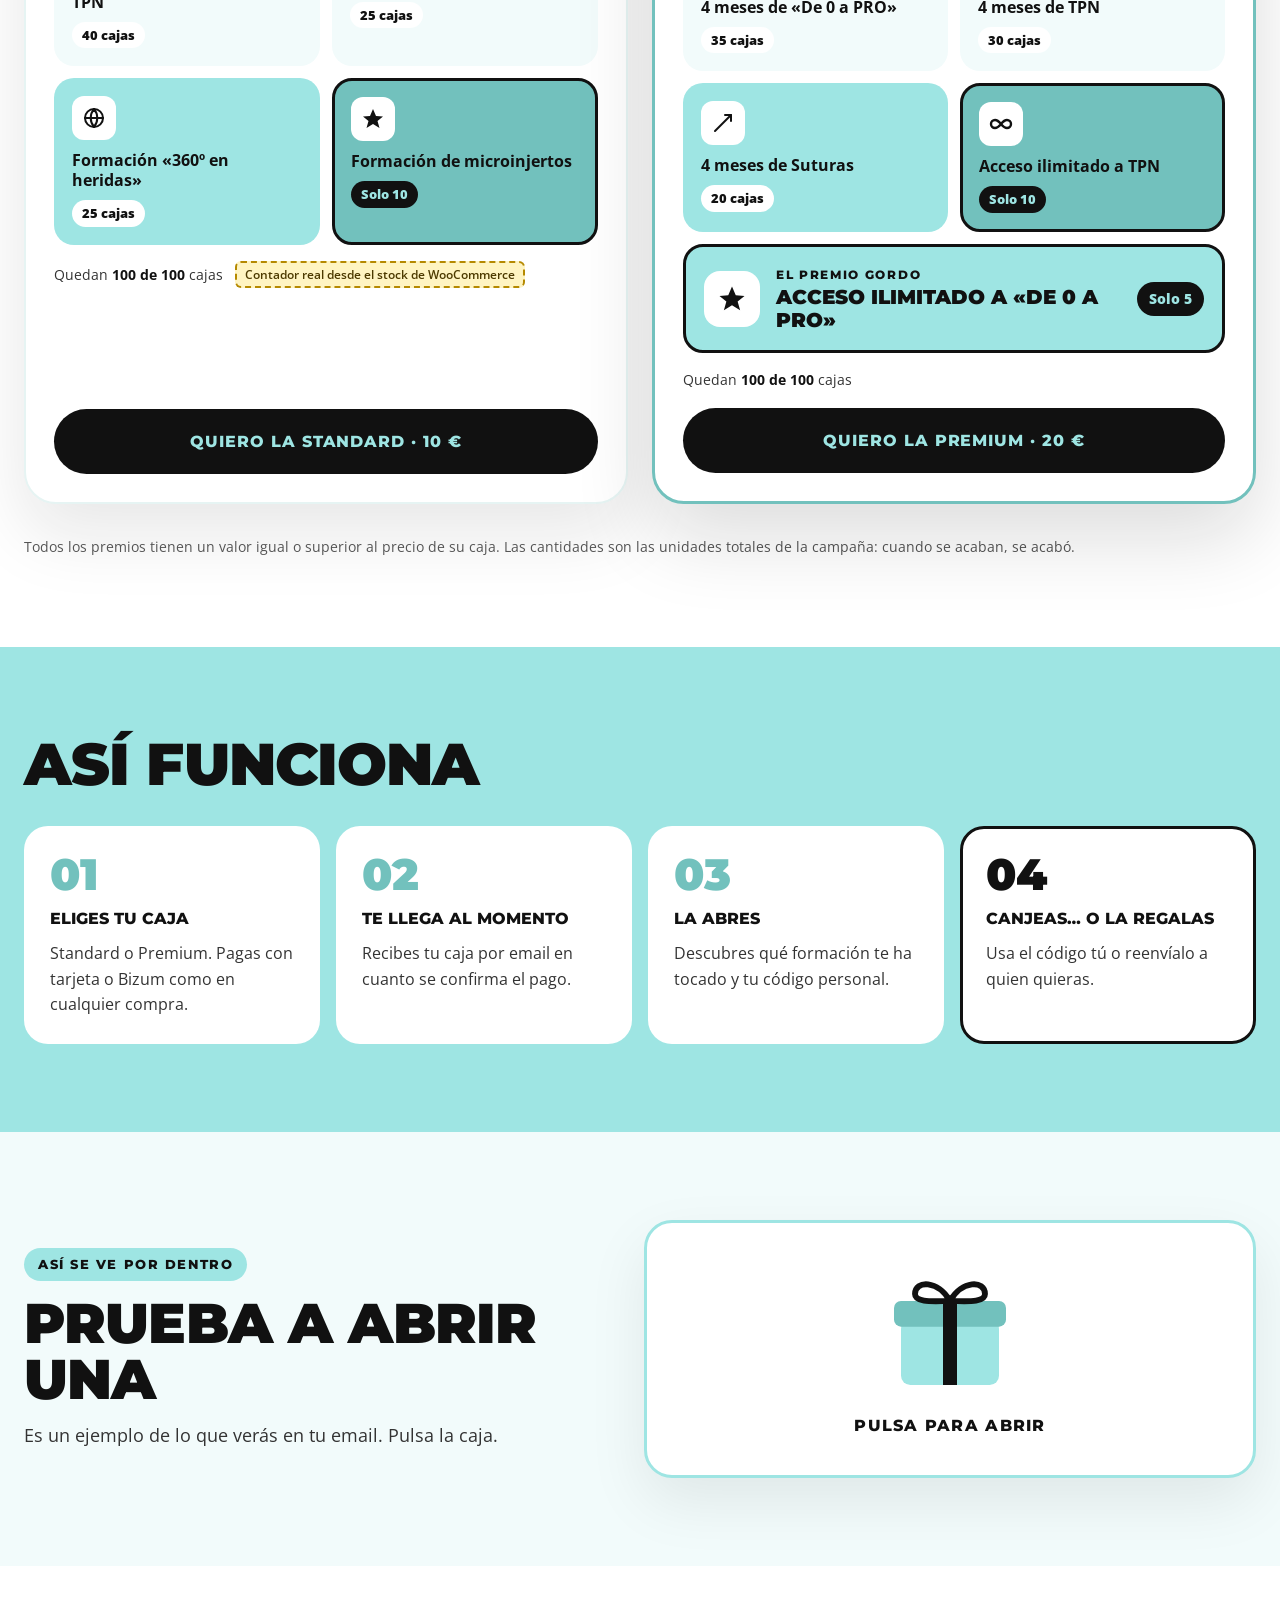
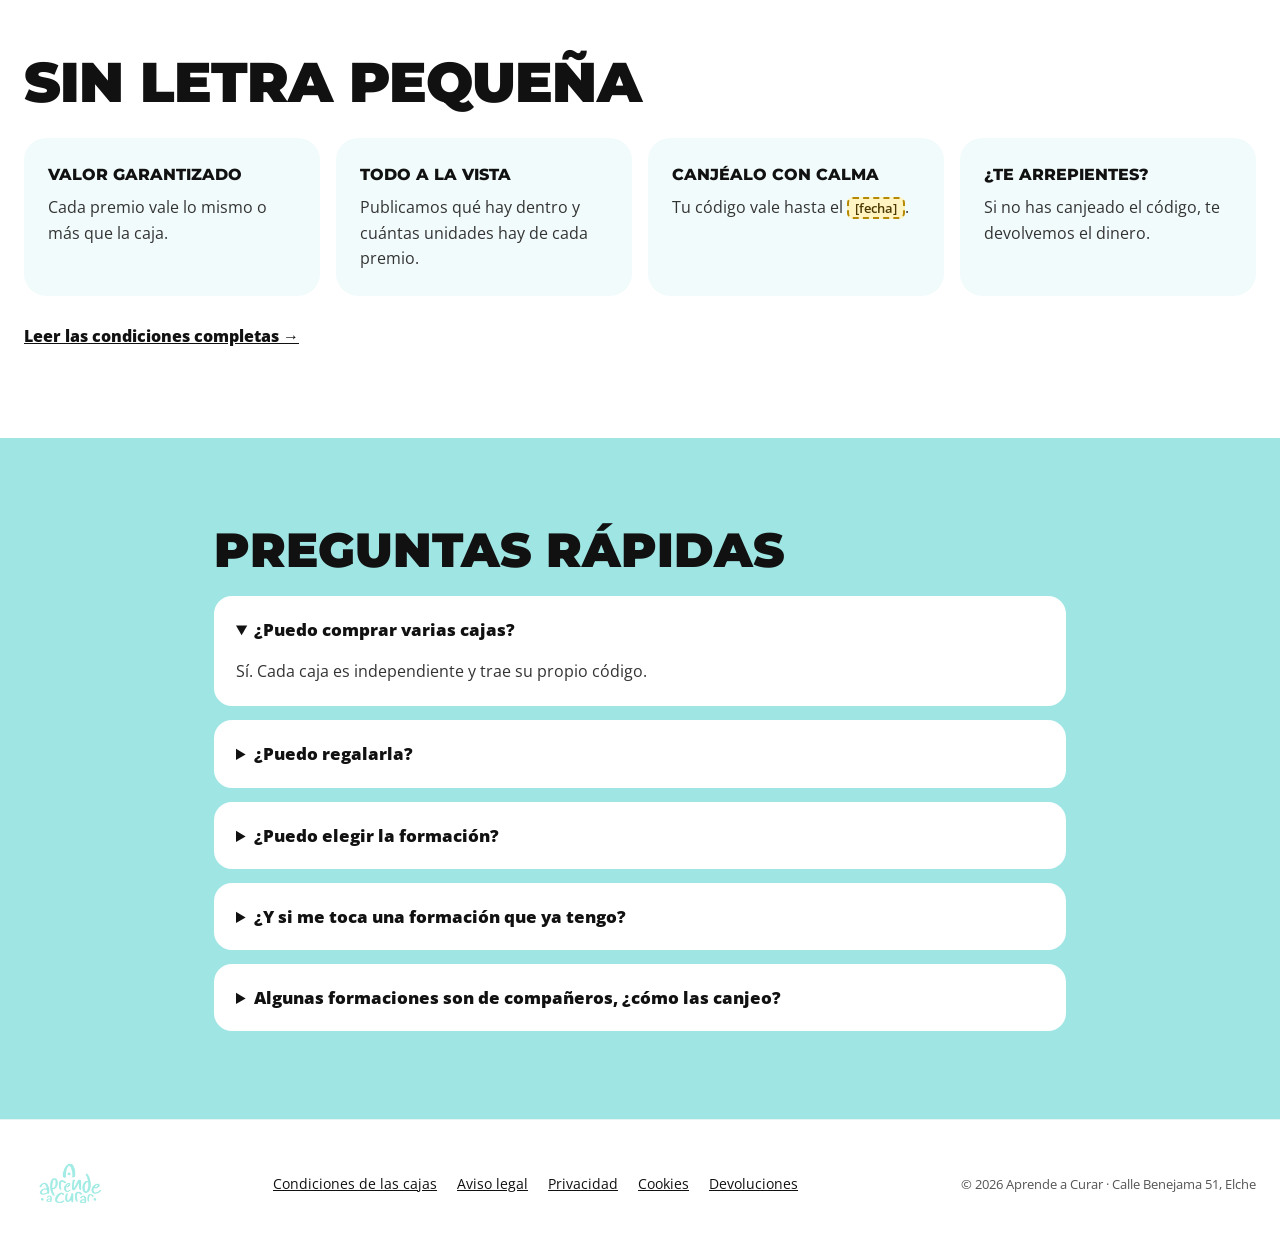
<file: navidad.html>
<!doctype html>
<html lang="es">
<head>
<meta charset="utf-8">
<meta name="viewport" content="width=device-width, initial-scale=1">
<meta name="robots" content="noindex, nofollow">
<title>Cajas sorpresa de Navidad · Aprende a Curar</title>
<link rel="icon" href="logo_cabecera.png">
<link rel="preconnect" href="https://fonts.googleapis.com">
<link rel="stylesheet" href="https://fonts.googleapis.com/css2?family=Montserrat:wght@400;500;600;700;800&family=Open+Sans:wght@400;500;600;700;800&display=swap">
<link rel="stylesheet" href="web.css">
<style>
body{margin:0;background:#ffffff}
a{color:#111111}a:hover{color:#58A39E}
@keyframes aac-float{0%,100%{transform:translateY(0)}50%{transform:translateY(-10px)}}
.aac-float{animation:aac-float 4s ease-in-out infinite}
@keyframes aac-tick{from{transform:translateX(0)}to{transform:translateX(-50%)}}
.aac-tick{animation:aac-tick 32s linear infinite}
@media (prefers-reduced-motion: reduce){.aac-float,.aac-tick{animation:none}}
</style>
</head>
<body>

<div style="font-family: 'Open Sans', Arial, sans-serif; color: #333333; font-size: 16px; line-height: 1.6; background: #ffffff; min-width: 0; overflow-x: hidden">
<!-- CABECERA PROPIA DE LA CAMPAÑA (clara) -->
<div style="background: #72C1BD; color: #111111; overflow: hidden; white-space: nowrap; font-family: Montserrat, Arial, sans-serif; font-weight: 800; font-size: 13px; letter-spacing: 0.08em; text-transform: uppercase">
<div class="aac-tick" style="display: inline-flex; gap: 36px; padding: 9px 0; width: max-content">
<span>Solo para la comunidad</span><span aria-hidden="true">✦</span><span>100 cajas de cada</span><span aria-hidden="true">✦</span><span>Tu caja llega al momento por email</span><span aria-hidden="true">✦</span><span>Se puede regalar</span><span aria-hidden="true">✦</span>
<span aria-hidden="true">Solo para la comunidad</span><span aria-hidden="true">✦</span><span aria-hidden="true">100 cajas de cada</span><span aria-hidden="true">✦</span><span aria-hidden="true">Tu caja llega al momento por email</span><span aria-hidden="true">✦</span><span aria-hidden="true">Se puede regalar</span><span aria-hidden="true">✦</span>
</div>
</div>
<header style="background: #ffffff; border-bottom: 1px solid #E6F4F3">
<div style="max-width: 1320px; margin: 0 auto; padding: 10px 24px; display: flex; flex-wrap: wrap; align-items: center; justify-content: space-between; gap: 10px 24px">
<a aria-label="Aprende a Curar, inicio" href="index.html"><img alt="Aprende a Curar" src="logo_cabecera.png" style="height: 62px; width: auto; display: block"/></a>
<nav aria-label="Navidad" style="display: flex; flex-wrap: wrap; align-items: center; gap: 6px 18px; font-weight: 700; font-size: 15px">
<a href="#cajas" style="color: #111111; text-decoration: none; padding: 10px 4px">Las cajas</a>
<a href="#como-funciona" style="color: #111111; text-decoration: none; padding: 10px 4px">Cómo funciona</a>
<a href="index.html" style="background: #9EE5E3; color: #111111; text-decoration: none; padding: 11px 20px; border-radius: 100px">Volver a la tienda</a>
</nav>
</div>
</header>
<!-- 1 · PORTADA -->
<section style="position: relative; background: #9EE5E3; color: #111111; overflow: hidden">
<svg aria-hidden="true" preserveaspectratio="xMidYMid slice" style="position: absolute; inset: 0; width: 100%; height: 100%" viewbox="0 0 1440 700"><g fill="#ffffff"><circle cx="90" cy="110" r="6"></circle><circle cx="420" cy="80" r="4"></circle><circle cx="640" cy="560" r="5"></circle><circle cx="860" cy="70" r="6"></circle><circle cx="1380" cy="300" r="4"></circle><circle cx="1240" cy="610" r="6"></circle><circle cx="260" cy="600" r="4"></circle><circle cx="1010" cy="420" r="4"></circle></g><g stroke="#ffffff" stroke-linecap="round" stroke-width="3"><path d="M560 140v26M547 153h26"></path><path d="M1320 180v22M1309 191h22"></path><path d="M150 380v22M139 391h22"></path></g></svg>
<div style="position: relative; max-width: 1320px; margin: 0 auto; padding: 72px 24px 88px; display: flex; flex-wrap: wrap; align-items: center; gap: 40px">
<div style="flex: 1 1 520px; min-width: 0; display: flex; flex-direction: column; gap: 22px">
<span style="align-self: flex-start; background: #ffffff; color: #111111; font-family: Montserrat, Arial, sans-serif; font-weight: 800; font-size: 13px; letter-spacing: 0.12em; text-transform: uppercase; padding: 8px 15px; border-radius: 100px">Solo para la comunidad · Navidad 2026</span>
<h1 style="margin: 0; font-family: Montserrat, Arial, sans-serif; font-weight: 900; font-size: clamp(46px, 7vw, 104px); line-height: 0.95; text-transform: uppercase; letter-spacing: -0.02em">Cajas <span style="background: #ffffff; padding: 0 12px; border-radius: 14px; box-decoration-break: clone">sorpresa</span> de Navidad</h1>
<p style="margin: 0; max-width: 560px; font-size: 20px; line-height: 1.5; color: #111111">Regala o regálate una formación en heridas. Abres la caja y descubres cuál te ha tocado. <strong>Siempre vale más de lo que pagas.</strong></p>
<div style="display: flex; flex-wrap: wrap; gap: 12px; padding-top: 4px">
<a href="#cajas" style="background: #111111; color: #9EE5E3; text-decoration: none; font-family: Montserrat, Arial, sans-serif; font-weight: 800; font-size: 16px; letter-spacing: 0.06em; text-transform: uppercase; padding: 18px 34px; border-radius: 100px">Ver las cajas</a>
<a href="#como-funciona" style="background: #ffffff; color: #111111; text-decoration: none; font-family: Montserrat, Arial, sans-serif; font-weight: 800; font-size: 16px; letter-spacing: 0.06em; text-transform: uppercase; padding: 18px 32px; border-radius: 100px">Cómo funciona</a>
</div>
<div style="display: flex; flex-wrap: wrap; gap: 10px 22px; padding-top: 6px; font-size: 15px; font-weight: 700; color: #111111">
<span style="display: flex; align-items: center; gap: 8px"><svg aria-hidden="true" fill="none" height="20" stroke="#111111" stroke-linecap="round" stroke-linejoin="round" stroke-width="2.6" viewbox="0 0 24 24" width="20"><polyline points="20 6 9 17 4 12"></polyline></svg>Solo 100 cajas de cada</span>
<span style="display: flex; align-items: center; gap: 8px"><svg aria-hidden="true" fill="none" height="20" stroke="#111111" stroke-linecap="round" stroke-linejoin="round" stroke-width="2.6" viewbox="0 0 24 24" width="20"><polyline points="20 6 9 17 4 12"></polyline></svg>Llega al momento por email</span>
<span style="display: flex; align-items: center; gap: 8px"><svg aria-hidden="true" fill="none" height="20" stroke="#111111" stroke-linecap="round" stroke-linejoin="round" stroke-width="2.6" viewbox="0 0 24 24" width="20"><polyline points="20 6 9 17 4 12"></polyline></svg>Se puede regalar</span>
</div>
</div>
<div class="aac-float" style="flex: 1 1 380px; min-width: 0; display: flex; justify-content: center">
<svg aria-label="Dos cajas regalo: una blanca con lazo negro y otra turquesa con lazo blanco" role="img" style="width: 100%; max-width: 470px; height: auto; display: block" viewbox="0 0 440 400">
<ellipse cx="220" cy="380" fill="#72C1BD" rx="200" ry="18"></ellipse>
<g>
<rect fill="#ffffff" height="170" rx="14" width="170" x="40" y="200"></rect>
<rect fill="#ffffff" height="44" rx="10" stroke="#E6F4F3" stroke-width="4" width="194" x="28" y="168"></rect>
<rect fill="#111111" height="202" width="22" x="114" y="168"></rect>
<path d="M125 168c-18-34-60-36-60-12 0 16 34 12 60 12zM125 168c18-34 60-36 60-12 0 16-34 12-60 12z" fill="none" stroke="#111111" stroke-linejoin="round" stroke-width="8"></path>
</g>
<g>
<rect fill="#72C1BD" height="238" rx="14" width="180" x="232" y="132"></rect>
<rect fill="#58A39E" height="46" rx="10" width="204" x="220" y="98"></rect>
<rect fill="#ffffff" height="272" width="22" x="311" y="98"></rect>
<path d="M322 98c-20-36-64-38-64-12 0 17 36 12 64 12zM322 98c20-36 64-38 64-12 0 17-36 12-64 12z" fill="none" stroke="#ffffff" stroke-linejoin="round" stroke-width="8"></path>
<rect fill="#111111" height="34" rx="17" width="120" x="262" y="300"></rect>
</g>
</svg>
</div>
</div>
</section>
<!-- 2 · LAS DOS CAJAS -->
<section id="cajas" style="background: #ffffff">
<div style="max-width: 1320px; margin: 0 auto; padding: 88px 24px; display: flex; flex-direction: column; gap: 32px">
<div style="display: flex; flex-direction: column; gap: 8px; max-width: 760px">
<span style="align-self: flex-start; background: #9EE5E3; color: #111111; font-family: Montserrat, Arial, sans-serif; font-weight: 800; font-size: 13px; letter-spacing: 0.12em; text-transform: uppercase; padding: 6px 14px; border-radius: 100px">Elige tu caja</span>
<h2 style="margin: 0; font-family: Montserrat, Arial, sans-serif; font-weight: 900; font-size: clamp(34px, 4.6vw, 60px); line-height: 1; color: #111111; text-transform: uppercase; letter-spacing: -0.015em">¿Qué te puede tocar?</h2>
<p style="margin: 0; font-size: 18px">Te enseñamos todo lo que hay dentro y cuántas hay de cada. Lo que no sabes es cuál es la tuya.</p>
</div>
<div style="display: grid; grid-template-columns: repeat(auto-fit, minmax(340px, 1fr)); gap: 24px; align-items: stretch">
<article style="border-radius: 32px; overflow: hidden; background: #ffffff; border: 2px solid #E6F4F3; box-shadow: 0 30px 70px rgba(17,17,17,0.10); display: flex; flex-direction: column">
<div style="position: relative; background: #9EE5E3; min-height: 300px; padding: 32px; display: flex; flex-wrap: wrap; align-items: flex-end; justify-content: space-between; gap: 16px; overflow: hidden">
<svg aria-hidden="true" preserveaspectratio="xMidYMid slice" style="position: absolute; inset: 0; width: 100%; height: 100%" viewbox="0 0 600 320"><g fill="#ffffff"><circle cx="60" cy="50" r="5"></circle><circle cx="300" cy="30" r="4"></circle><circle cx="540" cy="70" r="6"></circle><circle cx="420" cy="150" r="3"></circle><circle cx="150" cy="140" r="3"></circle></g><g stroke="#ffffff" stroke-linecap="round" stroke-width="3"><path d="M230 70v18M221 79h18"></path><path d="M500 210v16M492 218h16"></path></g><ellipse cx="170" cy="300" fill="#72C1BD" rx="170" ry="26"></ellipse></svg>
<svg aria-label="Caja regalo Standard, blanca con lazo negro" class="aac-float" role="img" style="position: relative; width: clamp(150px, 48%, 240px); height: auto; transform: rotate(-6deg); flex: 0 0 auto" viewbox="0 0 240 230">
<rect fill="#ffffff" height="124" rx="12" width="172" x="34" y="96"></rect><rect fill="#E6F4F3" height="16" width="172" x="34" y="96"></rect>
<rect fill="#ffffff" height="40" rx="10" stroke="#E6F4F3" stroke-width="3" width="196" x="22" y="64"></rect>
<rect fill="#111111" height="156" width="24" x="108" y="64"></rect>
<path d="M120 64c-16-32-54-34-54-10 0 15 32 10 54 10zM120 64c16-32 54-34 54-10 0 15-32 10-54 10z" fill="none" stroke="#111111" stroke-linejoin="round" stroke-width="9"></path>
</svg>
<div style="position: relative; flex: 1 1 140px; min-width: 0; display: flex; flex-direction: column; align-items: flex-end; gap: 12px; text-align: right">
<span style="width: 124px; height: 124px; border-radius: 50%; background: #ffffff; color: #111111; display: flex; align-items: center; justify-content: center; font-family: Montserrat, Arial, sans-serif; font-weight: 900; font-size: 40px; transform: rotate(8deg); box-shadow: 0 14px 30px rgba(17,17,17,0.15)">10 €</span>
<span style="font-family: Montserrat, Arial, sans-serif; font-weight: 800; font-size: 13px; letter-spacing: 0.14em; text-transform: uppercase; color: #111111">Caja</span>
<h3 style="margin: -10px 0 0; font-family: Montserrat, Arial, sans-serif; font-weight: 900; font-size: clamp(36px, 4vw, 52px); line-height: 1; text-transform: uppercase; color: #111111">Standard</h3>
</div>
</div>
<div style="padding: 28px; display: flex; flex-direction: column; gap: 16px; flex: 1">
<span style="font-family: Montserrat, Arial, sans-serif; font-weight: 800; font-size: 13px; letter-spacing: 0.14em; text-transform: uppercase; color: #111111">Dentro puede haber</span>
<div style="display: grid; grid-template-columns: repeat(2, minmax(0, 1fr)); gap: 12px">
<div style="background: #F2FBFB; border-radius: 20px; padding: 18px; display: flex; flex-direction: column; gap: 10px"><span style="width: 44px; height: 44px; border-radius: 12px; background: #ffffff; display: flex; align-items: center; justify-content: center"><svg aria-hidden="true" fill="none" height="24" stroke="#111111" stroke-linecap="round" stroke-linejoin="round" stroke-width="2" viewbox="0 0 24 24" width="24"><path d="M4 19.5A2.5 2.5 0 0 1 6.5 17H20V3H6.5A2.5 2.5 0 0 0 4 5.5z"></path><path d="M4 19.5V21h16"></path></svg></span><strong style="color: #111111; line-height: 1.25">Guía de tumorales + ebook TPN</strong><span style="align-self: flex-start; background: #ffffff; color: #111111; border-radius: 100px; padding: 3px 10px; font-size: 13px; font-weight: 800">40 cajas</span></div>
<div style="background: #F2FBFB; border-radius: 20px; padding: 18px; display: flex; flex-direction: column; gap: 10px"><span style="width: 44px; height: 44px; border-radius: 12px; background: #ffffff; display: flex; align-items: center; justify-content: center"><svg aria-hidden="true" fill="none" height="24" stroke="#111111" stroke-linecap="round" stroke-linejoin="round" stroke-width="2" viewbox="0 0 24 24" width="24"><polygon points="6 4 20 12 6 20 6 4"></polygon></svg></span><strong style="color: #111111; line-height: 1.25">«De 0 a 100… en 3 horas»</strong><span style="align-self: flex-start; background: #ffffff; color: #111111; border-radius: 100px; padding: 3px 10px; font-size: 13px; font-weight: 800">25 cajas</span></div>
<div style="background: #9EE5E3; border-radius: 20px; padding: 18px; display: flex; flex-direction: column; gap: 10px"><span style="width: 44px; height: 44px; border-radius: 12px; background: #ffffff; display: flex; align-items: center; justify-content: center"><svg aria-hidden="true" fill="none" height="24" stroke="#111111" stroke-linecap="round" stroke-linejoin="round" stroke-width="2" viewbox="0 0 24 24" width="24"><circle cx="12" cy="12" r="9"></circle><path d="M3 12h18M12 3a14 14 0 0 1 0 18M12 3a14 14 0 0 0 0 18"></path></svg></span><strong style="color: #111111; line-height: 1.25">Formación «360º en heridas»</strong><span style="align-self: flex-start; background: #ffffff; color: #111111; border-radius: 100px; padding: 3px 10px; font-size: 13px; font-weight: 800">25 cajas</span></div>
<div style="background: #72C1BD; border: 3px solid #111111; border-radius: 20px; padding: 16px; display: flex; flex-direction: column; gap: 10px"><span style="width: 44px; height: 44px; border-radius: 12px; background: #ffffff; display: flex; align-items: center; justify-content: center"><svg aria-hidden="true" fill="#111111" height="24" viewbox="0 0 24 24" width="24"><polygon points="12 2 15 9 22 9.5 16.5 14 18.5 21 12 17 5.5 21 7.5 14 2 9.5 9 9 12 2"></polygon></svg></span><strong style="color: #111111; line-height: 1.25">Formación de microinjertos</strong><span style="align-self: flex-start; background: #111111; color: #9EE5E3; border-radius: 100px; padding: 3px 10px; font-size: 13px; font-weight: 800">Solo 10</span></div>
</div>
<div style="display: flex; flex-wrap: wrap; align-items: center; gap: 8px 12px">
<span style="font-size: 14px">Quedan <strong style="color: #111111">100 de 100</strong> cajas</span>
<span style="background: #FFF4C2; border: 2px dashed #B58900; color: #4D3A00; border-radius: 6px; padding: 2px 8px; font-size: 12px; font-weight: 600">Contador real desde el stock de WooCommerce</span>
</div>
<a href="#comprar-standard" style="margin-top: auto; background: #111111; color: #9EE5E3; text-decoration: none; font-family: Montserrat, Arial, sans-serif; font-weight: 800; font-size: 16px; letter-spacing: 0.06em; text-transform: uppercase; padding: 20px 28px; border-radius: 100px; text-align: center">Quiero la Standard · 10 €</a>
</div>
</article>
<article style="border-radius: 32px; overflow: hidden; background: #ffffff; border: 3px solid #72C1BD; box-shadow: 0 34px 80px rgba(17,17,17,0.14); display: flex; flex-direction: column; position: relative">
<div style="position: relative; background: #72C1BD; min-height: 300px; padding: 32px; display: flex; flex-wrap: wrap; align-items: flex-end; justify-content: space-between; gap: 16px; overflow: hidden">
<svg aria-hidden="true" preserveaspectratio="xMidYMid slice" style="position: absolute; inset: 0; width: 100%; height: 100%" viewbox="0 0 600 320"><circle cx="190" cy="200" fill="#9EE5E3" opacity=".7" r="170"></circle><g fill="#ffffff"><circle cx="70" cy="60" r="5"></circle><circle cx="320" cy="40" r="4"></circle><circle cx="560" cy="90" r="6"></circle><circle cx="440" cy="170" r="3"></circle><circle cx="260" cy="250" r="3"></circle></g><g stroke="#ffffff" stroke-linecap="round" stroke-width="3"><path d="M250 90v20M240 100h20"></path><path d="M520 230v16M512 238h16"></path><path d="M40 200v14M33 207h14"></path></g></svg>
<span style="position: absolute; top: 22px; left: 22px; background: #111111; color: #9EE5E3; font-family: Montserrat, Arial, sans-serif; font-weight: 900; font-size: 13px; letter-spacing: 0.1em; text-transform: uppercase; padding: 8px 14px; border-radius: 100px">La más deseada</span>
<svg aria-label="Caja regalo Premium, blanca con lazo turquesa" class="aac-float" role="img" style="position: relative; width: clamp(150px, 50%, 260px); height: auto; transform: rotate(5deg); flex: 0 0 auto" viewbox="0 0 240 240">
<rect fill="#ffffff" height="126" rx="12" width="172" x="34" y="104"></rect>
<rect fill="#F2FBFB" height="42" rx="10" stroke="#ffffff" stroke-width="3" width="196" x="22" y="70"></rect>
<rect fill="#58A39E" height="160" width="24" x="108" y="70"></rect>
<path d="M120 70c-16-34-56-36-56-10 0 16 34 10 56 10zM120 70c16-34 56-36 56-10 0 16-34 10-56 10z" fill="none" stroke="#58A39E" stroke-linejoin="round" stroke-width="9"></path>
<polygon fill="#111111" points="168 140 173 152 186 153 176 161 179 174 168 167 157 174 160 161 150 153 163 152"></polygon>
</svg>
<div style="position: relative; flex: 1 1 140px; min-width: 0; display: flex; flex-direction: column; align-items: flex-end; gap: 12px; text-align: right">
<span style="width: 132px; height: 132px; border-radius: 50%; background: #111111; color: #9EE5E3; display: flex; align-items: center; justify-content: center; font-family: Montserrat, Arial, sans-serif; font-weight: 900; font-size: 42px; transform: rotate(-8deg); box-shadow: 0 0 0 8px rgba(255,255,255,0.5)">20 €</span>
<span style="font-family: Montserrat, Arial, sans-serif; font-weight: 800; font-size: 13px; letter-spacing: 0.14em; text-transform: uppercase; color: #111111">Caja</span>
<h3 style="margin: -10px 0 0; font-family: Montserrat, Arial, sans-serif; font-weight: 900; font-size: clamp(36px, 4vw, 52px); line-height: 1; text-transform: uppercase; color: #111111">Premium</h3>
</div>
</div>
<div style="padding: 28px; display: flex; flex-direction: column; gap: 16px; flex: 1">
<span style="font-family: Montserrat, Arial, sans-serif; font-weight: 800; font-size: 13px; letter-spacing: 0.14em; text-transform: uppercase; color: #111111">Dentro puede haber</span>
<div style="display: grid; grid-template-columns: repeat(2, minmax(0, 1fr)); gap: 12px">
<div style="background: #F2FBFB; border-radius: 20px; padding: 18px; display: flex; flex-direction: column; gap: 10px"><span style="width: 44px; height: 44px; border-radius: 12px; background: #ffffff; display: flex; align-items: center; justify-content: center"><svg aria-hidden="true" fill="none" height="24" stroke="#111111" stroke-linecap="round" stroke-linejoin="round" stroke-width="2" viewbox="0 0 24 24" width="24"><circle cx="12" cy="12" r="9"></circle><polyline points="12 7 12 12 15 14"></polyline></svg></span><strong style="color: #111111; line-height: 1.25">4 meses de «De 0 a PRO»</strong><span style="align-self: flex-start; background: #ffffff; color: #111111; border-radius: 100px; padding: 3px 10px; font-size: 13px; font-weight: 800">35 cajas</span></div>
<div style="background: #F2FBFB; border-radius: 20px; padding: 18px; display: flex; flex-direction: column; gap: 10px"><span style="width: 44px; height: 44px; border-radius: 12px; background: #ffffff; display: flex; align-items: center; justify-content: center"><svg aria-hidden="true" fill="none" height="24" stroke="#111111" stroke-linecap="round" stroke-linejoin="round" stroke-width="2" viewbox="0 0 24 24" width="24"><circle cx="12" cy="12" r="9"></circle><polyline points="12 7 12 12 15 14"></polyline></svg></span><strong style="color: #111111; line-height: 1.25">4 meses de TPN</strong><span style="align-self: flex-start; background: #ffffff; color: #111111; border-radius: 100px; padding: 3px 10px; font-size: 13px; font-weight: 800">30 cajas</span></div>
<div style="background: #9EE5E3; border-radius: 20px; padding: 18px; display: flex; flex-direction: column; gap: 10px"><span style="width: 44px; height: 44px; border-radius: 12px; background: #ffffff; display: flex; align-items: center; justify-content: center"><svg aria-hidden="true" fill="none" height="24" stroke="#111111" stroke-linecap="round" stroke-linejoin="round" stroke-width="2" viewbox="0 0 24 24" width="24"><path d="M4 20 L20 4"></path><path d="M14 4h6v6"></path></svg></span><strong style="color: #111111; line-height: 1.25">4 meses de Suturas</strong><span style="align-self: flex-start; background: #ffffff; color: #111111; border-radius: 100px; padding: 3px 10px; font-size: 13px; font-weight: 800">20 cajas</span></div>
<div style="background: #72C1BD; border: 3px solid #111111; border-radius: 20px; padding: 16px; display: flex; flex-direction: column; gap: 10px"><span style="width: 44px; height: 44px; border-radius: 12px; background: #ffffff; display: flex; align-items: center; justify-content: center"><svg aria-hidden="true" fill="none" height="24" stroke="#111111" stroke-linecap="round" stroke-linejoin="round" stroke-width="2.4" viewbox="0 0 24 24" width="24"><path d="M12 12c-2-2.5-4-4-6-4a4 4 0 0 0 0 8c2 0 4-1.5 6-4zm0 0c2 2.5 4 4 6 4a4 4 0 0 0 0-8c-2 0-4 1.5-6 4z"></path></svg></span><strong style="color: #111111; line-height: 1.25">Acceso ilimitado a TPN</strong><span style="align-self: flex-start; background: #111111; color: #9EE5E3; border-radius: 100px; padding: 3px 10px; font-size: 13px; font-weight: 800">Solo 10</span></div>
<div style="grid-column: 1 / -1; background: #9EE5E3; border: 3px solid #111111; color: #111111; border-radius: 20px; padding: 18px; display: flex; align-items: center; gap: 16px"><span style="width: 56px; height: 56px; border-radius: 16px; background: #ffffff; display: flex; align-items: center; justify-content: center; flex: none"><svg aria-hidden="true" fill="#111111" height="30" viewbox="0 0 24 24" width="30"><polygon points="12 2 15 9 22 9.5 16.5 14 18.5 21 12 17 5.5 21 7.5 14 2 9.5 9 9 12 2"></polygon></svg></span><span style="display: flex; flex-direction: column; gap: 2px; flex: 1"><span style="font-family: Montserrat, Arial, sans-serif; font-weight: 800; font-size: 12px; letter-spacing: 0.14em; text-transform: uppercase">El premio gordo</span><strong style="font-family: Montserrat, Arial, sans-serif; font-weight: 900; font-size: 20px; line-height: 1.15; text-transform: uppercase">Acceso ilimitado a «De 0 a PRO»</strong></span><span style="background: #111111; color: #9EE5E3; border-radius: 100px; padding: 6px 12px; font-size: 14px; font-weight: 900; flex: none">Solo 5</span></div>
</div>
<span style="font-size: 14px">Quedan <strong style="color: #111111">100 de 100</strong> cajas</span>
<a href="#comprar-premium" style="margin-top: auto; background: #111111; color: #9EE5E3; text-decoration: none; font-family: Montserrat, Arial, sans-serif; font-weight: 800; font-size: 16px; letter-spacing: 0.06em; text-transform: uppercase; padding: 20px 28px; border-radius: 100px; text-align: center">Quiero la Premium · 20 €</a>
</div>
</article>
</div>
<p style="margin: 0; font-size: 14px; color: #555555">Todos los premios tienen un valor igual o superior al precio de su caja. Las cantidades son las unidades totales de la campaña: cuando se acaban, se acabó.</p>
</div>
</section>
<!-- 3 · CÓMO FUNCIONA -->
<section id="como-funciona" style="background: #9EE5E3">
<div style="max-width: 1320px; margin: 0 auto; padding: 88px 24px; display: flex; flex-direction: column; gap: 32px">
<h2 style="margin: 0; font-family: Montserrat, Arial, sans-serif; font-weight: 900; font-size: clamp(34px, 4.6vw, 60px); line-height: 1; color: #111111; text-transform: uppercase; letter-spacing: -0.015em">Así funciona</h2>
<ol style="margin: 0; padding: 0; list-style: none; display: grid; grid-template-columns: repeat(auto-fit, minmax(240px, 1fr)); gap: 16px">
<li style="background: #ffffff; border-radius: 24px; padding: 26px; display: flex; flex-direction: column; gap: 10px"><span style="font-family: Montserrat, Arial, sans-serif; font-weight: 900; font-size: 44px; line-height: 1; color: #72C1BD">01</span><strong style="font-family: Montserrat, Arial, sans-serif; font-weight: 800; text-transform: uppercase; color: #111111">Eliges tu caja</strong><span>Standard o Premium. Pagas con tarjeta o Bizum como en cualquier compra.</span></li>
<li style="background: #ffffff; border-radius: 24px; padding: 26px; display: flex; flex-direction: column; gap: 10px"><span style="font-family: Montserrat, Arial, sans-serif; font-weight: 900; font-size: 44px; line-height: 1; color: #72C1BD">02</span><strong style="font-family: Montserrat, Arial, sans-serif; font-weight: 800; text-transform: uppercase; color: #111111">Te llega al momento</strong><span>Recibes tu caja por email en cuanto se confirma el pago.</span></li>
<li style="background: #ffffff; border-radius: 24px; padding: 26px; display: flex; flex-direction: column; gap: 10px"><span style="font-family: Montserrat, Arial, sans-serif; font-weight: 900; font-size: 44px; line-height: 1; color: #72C1BD">03</span><strong style="font-family: Montserrat, Arial, sans-serif; font-weight: 800; text-transform: uppercase; color: #111111">La abres</strong><span>Descubres qué formación te ha tocado y tu código personal.</span></li>
<li style="background: #ffffff; border: 3px solid #111111; border-radius: 24px; padding: 23px; display: flex; flex-direction: column; gap: 10px"><span style="font-family: Montserrat, Arial, sans-serif; font-weight: 900; font-size: 44px; line-height: 1; color: #111111">04</span><strong style="font-family: Montserrat, Arial, sans-serif; font-weight: 800; text-transform: uppercase; color: #111111">Canjeas… o la regalas</strong><span>Usa el código tú o reenvíalo a quien quieras.</span></li>
</ol>
</div>
</section>
<!-- 4 · ABRE UNA CAJA DE EJEMPLO -->
<section style="background: #F2FBFB">
<div style="max-width: 1320px; margin: 0 auto; padding: 88px 24px; display: flex; flex-wrap: wrap; gap: 48px; align-items: center">
<div style="flex: 1 1 420px; min-width: 0; display: flex; flex-direction: column; gap: 14px">
<span style="align-self: flex-start; background: #9EE5E3; color: #111111; font-family: Montserrat, Arial, sans-serif; font-weight: 800; font-size: 13px; letter-spacing: 0.12em; text-transform: uppercase; padding: 6px 14px; border-radius: 100px">Así se ve por dentro</span>
<h2 style="margin: 0; font-family: Montserrat, Arial, sans-serif; font-weight: 900; font-size: clamp(32px, 4.4vw, 56px); line-height: 1; color: #111111; text-transform: uppercase; letter-spacing: -0.015em">Prueba a abrir una</h2>
<p style="margin: 0; font-size: 18px">Es un ejemplo de lo que verás en tu email. Pulsa la caja.</p>
</div>
<div style="flex: 1 1 460px; min-width: 0">
<button aria-label="Abrir caja de ejemplo" style="width: 100%; border: 3px solid #9EE5E3; border-radius: 28px; background: #ffffff; color: #111111; padding: 36px; cursor: pointer; font: inherit; display: flex; flex-direction: column; align-items: center; gap: 14px; text-align: center; box-shadow: 0 24px 60px rgba(17,17,17,0.08)" type="button">

<svg aria-hidden="true" height="140" viewbox="0 0 120 120" width="140"><rect fill="#9EE5E3" height="56" rx="8" width="84" x="18" y="52"></rect><rect fill="#72C1BD" height="22" rx="6" width="96" x="12" y="36"></rect><rect fill="#111111" height="72" width="12" x="54" y="36"></rect><path d="M60 36c-10-18-30-18-30-6 0 8 18 6 30 6zM60 36c10-18 30-18 30-6 0 8-18 6-30 6z" fill="none" stroke="#111111" stroke-linejoin="round" stroke-width="5"></path></svg>
<span style="font-family: Montserrat, Arial, sans-serif; font-weight: 800; letter-spacing: 0.08em; text-transform: uppercase">Pulsa para abrir</span>


</button>
</div>
</div>
</section>
<!-- 5 · GARANTÍAS DE LA CAJA -->
<section style="background: #ffffff">
<div style="max-width: 1320px; margin: 0 auto; padding: 88px 24px; display: flex; flex-direction: column; gap: 28px">
<h2 style="margin: 0; font-family: Montserrat, Arial, sans-serif; font-weight: 900; font-size: clamp(32px, 4.4vw, 56px); line-height: 1; color: #111111; text-transform: uppercase; letter-spacing: -0.015em">Sin letra pequeña</h2>
<div style="display: grid; grid-template-columns: repeat(auto-fit, minmax(240px, 1fr)); gap: 16px">
<div style="background: #F2FBFB; border-radius: 22px; padding: 24px; display: flex; flex-direction: column; gap: 8px"><strong style="font-family: Montserrat, Arial, sans-serif; font-weight: 800; text-transform: uppercase; color: #111111">Valor garantizado</strong><span>Cada premio vale lo mismo o más que la caja.</span></div>
<div style="background: #F2FBFB; border-radius: 22px; padding: 24px; display: flex; flex-direction: column; gap: 8px"><strong style="font-family: Montserrat, Arial, sans-serif; font-weight: 800; text-transform: uppercase; color: #111111">Todo a la vista</strong><span>Publicamos qué hay dentro y cuántas unidades hay de cada premio.</span></div>
<div style="background: #F2FBFB; border-radius: 22px; padding: 24px; display: flex; flex-direction: column; gap: 8px"><strong style="font-family: Montserrat, Arial, sans-serif; font-weight: 800; text-transform: uppercase; color: #111111">Canjéalo con calma</strong><span>Tu código vale hasta el <span style="background: #FFF4C2; border: 2px dashed #B58900; color: #4D3A00; border-radius: 6px; padding: 0 6px; font-size: 13px; font-weight: 600">[fecha]</span>.</span></div>
<div style="background: #F2FBFB; border-radius: 22px; padding: 24px; display: flex; flex-direction: column; gap: 8px"><strong style="font-family: Montserrat, Arial, sans-serif; font-weight: 800; text-transform: uppercase; color: #111111">¿Te arrepientes?</strong><span>Si no has canjeado el código, te devolvemos el dinero.</span></div>
</div>
<a href="#condiciones" style="align-self: flex-start; color: #111111; font-weight: 800">Leer las condiciones completas →</a>
</div>
</section>
<!-- 6 · PREGUNTAS -->
<section style="background: #9EE5E3">
<div style="max-width: 900px; margin: 0 auto; padding: 88px 24px; display: flex; flex-direction: column; gap: 14px">
<h2 style="margin: 0 0 8px; font-family: Montserrat, Arial, sans-serif; font-weight: 900; font-size: clamp(30px, 4vw, 48px); line-height: 1; color: #111111; text-transform: uppercase">Preguntas rápidas</h2>
<details open="" style="background: #ffffff; border-radius: 18px; padding: 4px 22px"><summary style="cursor: pointer; padding: 16px 0; font-weight: 800; color: #111111; font-size: 17px">¿Puedo comprar varias cajas?</summary><p style="margin: 0 0 18px">Sí. Cada caja es independiente y trae su propio código.</p></details>
<details style="background: #ffffff; border-radius: 18px; padding: 4px 22px"><summary style="cursor: pointer; padding: 16px 0; font-weight: 800; color: #111111; font-size: 17px">¿Puedo regalarla?</summary><p style="margin: 0 0 18px">Claro. Reenvía el email con el código a quien quieras: la formación es para quien lo canjee.</p></details>
<details style="background: #ffffff; border-radius: 18px; padding: 4px 22px"><summary style="cursor: pointer; padding: 16px 0; font-weight: 800; color: #111111; font-size: 17px">¿Puedo elegir la formación?</summary><p style="margin: 0 0 18px">No, ahí está la gracia. Si quieres una formación concreta, la tienes en la tienda.</p></details>
<details style="background: #ffffff; border-radius: 18px; padding: 4px 22px"><summary style="cursor: pointer; padding: 16px 0; font-weight: 800; color: #111111; font-size: 17px">¿Y si me toca una formación que ya tengo?</summary><div style="padding: 0 0 18px"><span style="background: #FFF4C2; border: 2px dashed #B58900; color: #4D3A00; border-radius: 6px; padding: 2px 8px; font-size: 13px; font-weight: 600">Pendiente: ¿se cambia por otra del mismo valor o se regala el código?</span></div></details>
<details style="background: #ffffff; border-radius: 18px; padding: 4px 22px"><summary style="cursor: pointer; padding: 16px 0; font-weight: 800; color: #111111; font-size: 17px">Algunas formaciones son de compañeros, ¿cómo las canjeo?</summary><p style="margin: 0 0 18px">Tu email te dice en qué web canjear el código y cómo hacerlo, paso a paso.</p></details>
</div>
</section>
<!-- PIE PROPIO DE LA CAMPAÑA (claro) -->
<footer style="background: #ffffff; border-top: 1px solid #E6F4F3">
<div style="max-width: 1320px; margin: 0 auto; padding: 36px 24px; display: flex; flex-wrap: wrap; align-items: center; justify-content: space-between; gap: 18px 32px">
<a aria-label="Aprende a Curar, inicio" href="index.html"><img alt="Aprende a Curar" src="logo_cabecera.png" style="height: 56px; width: auto; display: block"/></a>
<nav aria-label="Legal" style="display: flex; flex-wrap: wrap; gap: 8px 20px; font-size: 14px">
<a href="#condiciones" style="color: #111111">Condiciones de las cajas</a>
<a href="https://www.aprendeacurar.com/aviso-legal/" style="color: #111111">Aviso legal</a>
<a href="https://www.aprendeacurar.com/politica-de-privacidad/" style="color: #111111">Privacidad</a>
<a href="https://www.aprendeacurar.com/politica-de-cookies/" style="color: #111111">Cookies</a>
<a href="https://www.aprendeacurar.com/reembolso_devoluciones/" style="color: #111111">Devoluciones</a>
</nav>
<span style="font-size: 13px; color: #555555">© 2026 Aprende a Curar · Calle Benejama 51, Elche</span>
</div>
</footer>
<a aria-label="Abrir chat de WhatsApp" href="https://wa.me/34630352384" style="position: fixed; right: 24px; bottom: 24px; z-index: 40; display: flex; align-items: center; gap: 10px; background: #25D366; color: #111111; text-decoration: none; font-weight: 800; font-size: 15px; padding: 14px 22px; border-radius: 100px; box-shadow: 0 10px 28px rgba(17,17,17,0.25)">
<svg aria-hidden="true" fill="none" height="22" stroke="#111111" stroke-linecap="round" stroke-linejoin="round" stroke-width="2" viewbox="0 0 24 24" width="22"><path d="M21 11.5a8.4 8.4 0 0 1-12.4 7.4L3 21l2.1-5.4A8.4 8.4 0 1 1 21 11.5z"></path></svg>
¿Tienes dudas? Escríbenos</a>
</div>

<div class="propuesta" role="note">Propuesta de diseño · maqueta</div>
<script src="web.js"></script>
</body>
</html>
</file>
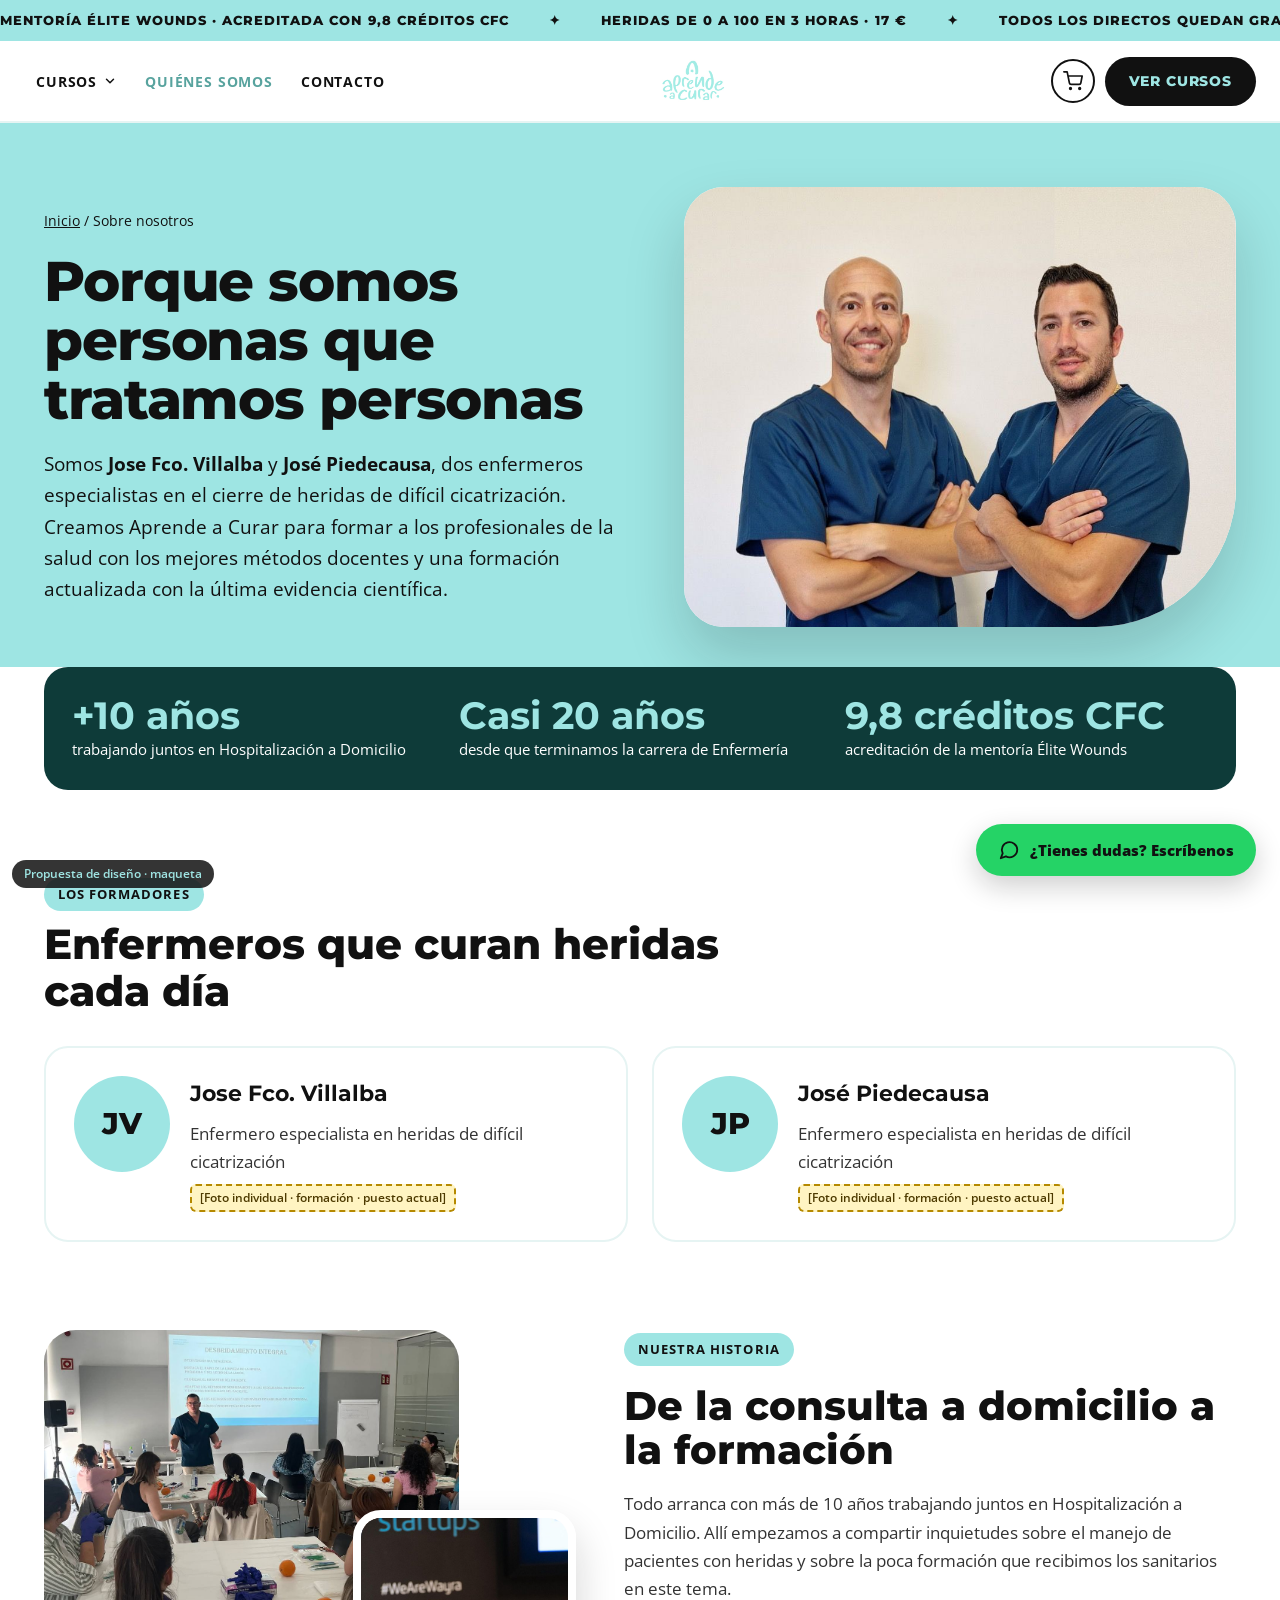
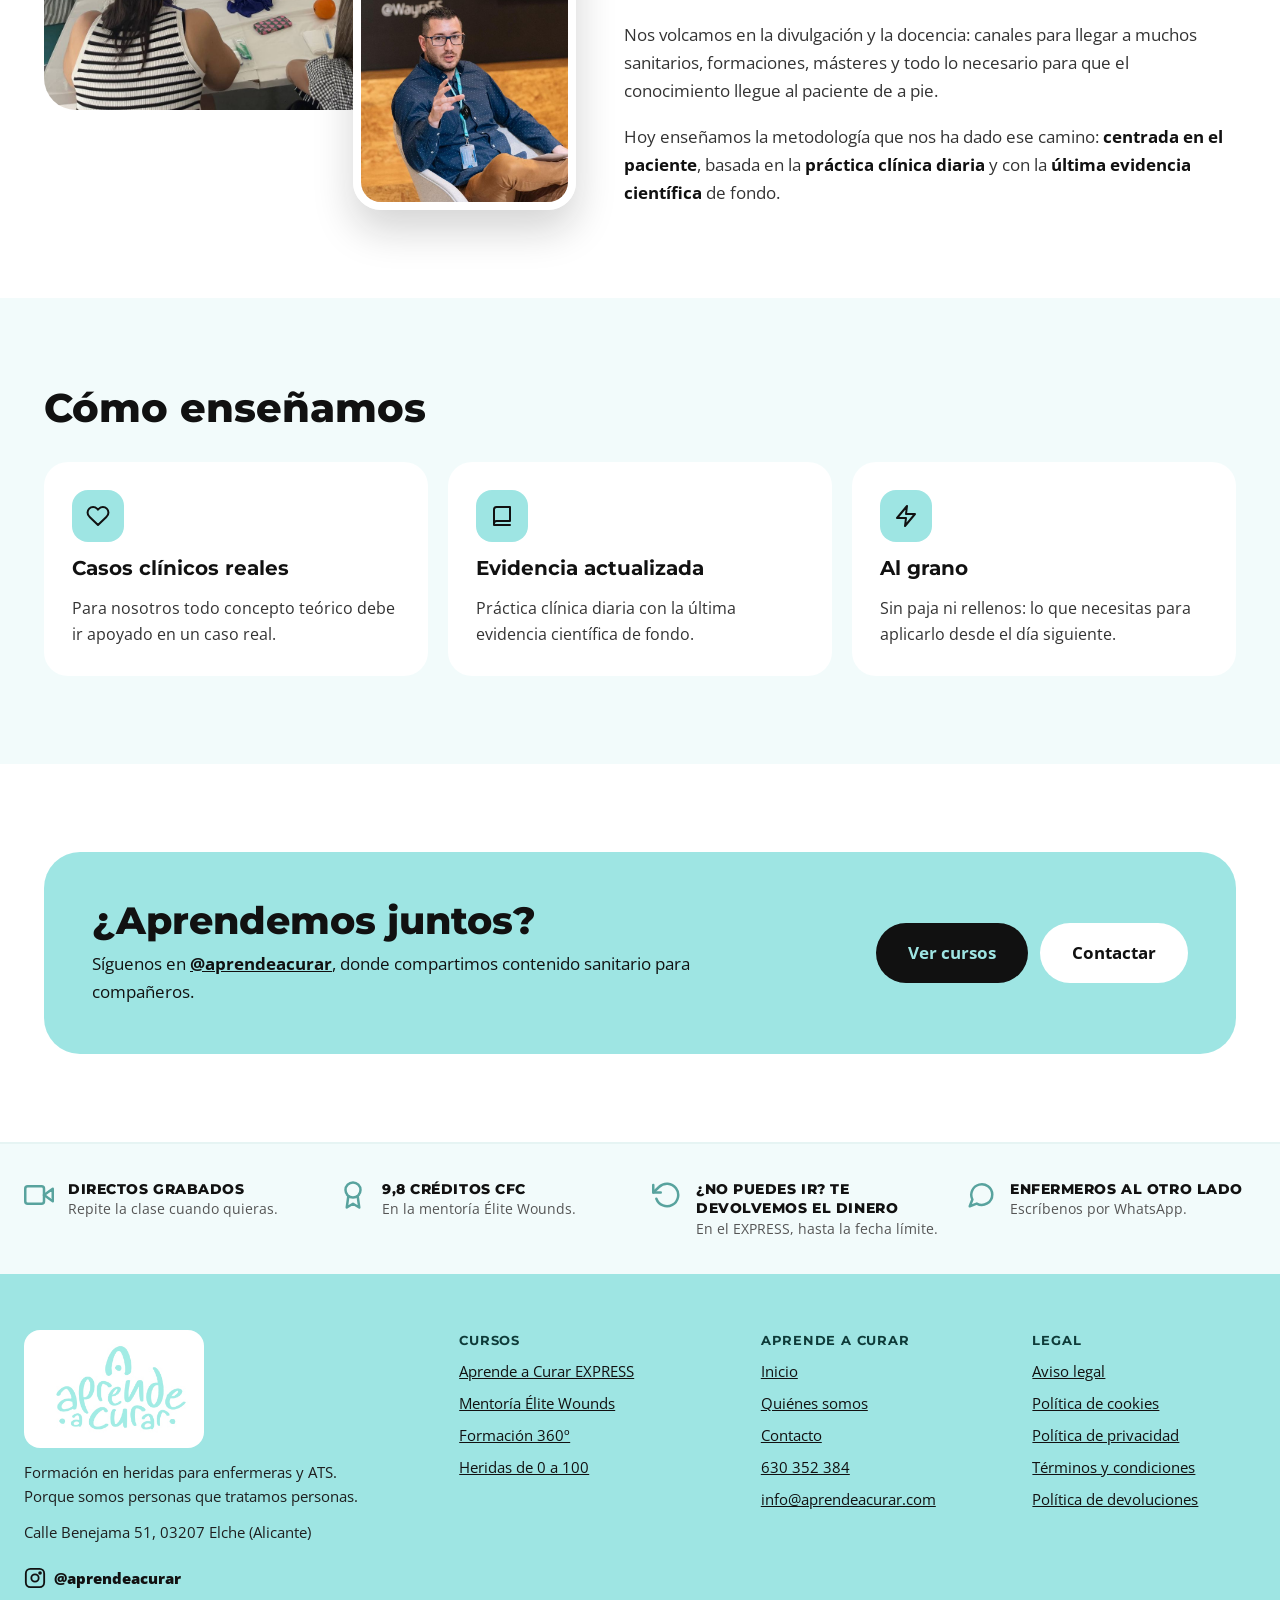
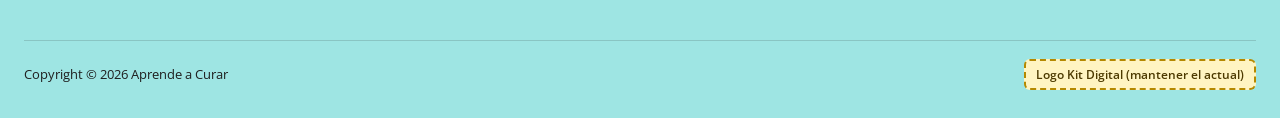
<file: sobre-nosotros.html>
<!doctype html>
<html lang="es">
<head>
<meta charset="utf-8">
<meta name="viewport" content="width=device-width, initial-scale=1">
<meta name="robots" content="noindex, nofollow">
<title>Sobre nosotros · Aprende a Curar</title>
<link rel="icon" href="logo_cabecera.png">
<link rel="preconnect" href="https://fonts.googleapis.com">
<link rel="stylesheet" href="https://fonts.googleapis.com/css2?family=Montserrat:wght@400;500;600;700;800&family=Open+Sans:wght@400;500;600;700;800&display=swap">
<link rel="stylesheet" href="web.css">
<style>
body{margin:0;background:#ffffff}
a{color:#111111}a:hover{color:#58A39E}
body{margin:0}
@keyframes aac-ticker{from{transform:translateX(0)}to{transform:translateX(-50%)}}
.aac-ticker-track{animation:aac-ticker 38s linear infinite}
@media (prefers-reduced-motion: reduce){.aac-ticker-track{animation:none}}
@media (max-width:760px){.aac-logo{order:0!important;flex:1 1 auto!important;justify-content:flex-start!important}.aac-act{order:1!important;flex:0 0 auto!important}.aac-nav{order:2!important;flex:1 1 100%!important;font-size:13px!important}}
body{margin:0}
</style>
</head>
<body>

<div style="font-family: 'Open Sans', Arial, sans-serif; color: #333333; font-size: 17px; line-height: 1.65; background: #ffffff; min-width: 0; overflow-x: hidden">

<div style="font-family: 'Open Sans', Arial, sans-serif; color: #111111; position: relative; z-index: 30">
<!-- CINTA DE MENSAJES -->
<div style="background: #9EE5E3; color: #111111; overflow: hidden; white-space: nowrap; font-family: Montserrat, Arial, sans-serif; font-weight: 800; font-size: 13px; letter-spacing: 0.08em; text-transform: uppercase">
<div class="aac-ticker-track" style="display: inline-flex; gap: 40px; padding: 10px 0; width: max-content">
<span>Mentoría Élite Wounds · acreditada con 9,8 créditos CFC</span><span aria-hidden="true">✦</span>
<span>Heridas de 0 a 100 en 3 horas · 17 €</span><span aria-hidden="true">✦</span>
<span>Todos los directos quedan grabados</span><span aria-hidden="true">✦</span>
<span>Casos clínicos reales, sin paja</span><span aria-hidden="true">✦</span>
<span aria-hidden="true">Mentoría Élite Wounds · acreditada con 9,8 créditos CFC</span><span aria-hidden="true">✦</span>
<span aria-hidden="true">Heridas de 0 a 100 en 3 horas · 17 €</span><span aria-hidden="true">✦</span>
<span aria-hidden="true">Todos los directos quedan grabados</span><span aria-hidden="true">✦</span>
<span aria-hidden="true">Casos clínicos reales, sin paja</span><span aria-hidden="true">✦</span>
</div>
</div>
<!-- CABECERA BLANCA -->
<header style="background: #ffffff; position: relative; border-bottom: 2px solid #E6F4F3">
<div style="max-width: 1320px; margin: 0 auto; padding: 12px 24px; display: flex; flex-wrap: wrap; align-items: center; gap: 10px 24px">
<nav aria-label="Menú principal" class="aac-nav" style="order: 1; flex: 1 1 360px; display: flex; flex-wrap: wrap; align-items: center; gap: 2px 4px; font-weight: 700; font-size: 14px; letter-spacing: 0.06em; text-transform: uppercase">
<div style="position: relative">
<button aria-controls="menu-cursos" aria-expanded="false" data-toggle-menu="" style="font: inherit; font-weight: 700; letter-spacing: 0.06em; text-transform: uppercase; color: #111111; background: transparent; border: 0; padding: 12px 12px; display: flex; align-items: center; gap: 6px; cursor: pointer; min-height: 44px" type="button">
Cursos
<svg aria-hidden="true" fill="none" height="14" stroke="currentColor" stroke-linecap="round" stroke-linejoin="round" stroke-width="2.5" viewbox="0 0 24 24" width="14"><polyline points="6 9 12 15 18 9"></polyline></svg>
</button>
<div hidden="" id="menu-cursos" style="position: absolute; top: 58px; left: -12px; width: 820px; max-width: 92vw; background: #ffffff; color: #111111; border-radius: 22px; box-shadow: 0 30px 70px rgba(17,17,17,0.18); padding: 18px; display: grid; grid-template-columns: repeat(2, minmax(0, 1fr)); gap: 10px; border-top: 6px solid #9EE5E3; text-transform: none; letter-spacing: 0">
<a href="curso-express.html" style="display: flex; gap: 14px; align-items: center; text-decoration: none; padding: 10px; border-radius: 16px; background: #F2FBFB">
<img alt="" src="express.jpg" style="width: 64px; height: 80px; object-fit: cover; border-radius: 10px; flex: none"/>
<span style="display: flex; flex-direction: column; gap: 2px">
<span style="color: #111111; font-weight: 800; font-size: 15px">Aprende a Curar EXPRESS</span>
<span style="color: #666666; font-weight: 500; font-size: 13px">Presencial · 1 día</span>
<span style="color: #111111; font-weight: 800; font-size: 15px">97 €</span>
</span>
</a>
<a href="curso-elite.html" style="display: flex; gap: 14px; align-items: center; text-decoration: none; padding: 10px; border-radius: 16px; background: #F2FBFB">
<img alt="" src="elite.jpg" style="width: 64px; height: 80px; object-fit: cover; border-radius: 10px; flex: none"/>
<span style="display: flex; flex-direction: column; gap: 2px">
<span style="color: #111111; font-weight: 800; font-size: 15px">Mentoría Formativa Élite Wounds</span>
<span style="color: #666666; font-weight: 500; font-size: 13px">Online · 4 meses · 9,8 créditos CFC</span>
<span style="color: #111111; font-weight: 800; font-size: 15px"><del style="color: #666666; font-weight: 500">200 €</del> 97 €</span>
</span>
</a>
<a href="curso-360.html" style="display: flex; gap: 14px; align-items: center; text-decoration: none; padding: 10px; border-radius: 16px; background: #F2FBFB">
<img alt="" src="f360.jpg" style="width: 64px; height: 80px; object-fit: cover; border-radius: 10px; flex: none"/>
<span style="display: flex; flex-direction: column; gap: 2px">
<span style="color: #111111; font-weight: 800; font-size: 15px">Formación 360º en el tratamiento de heridas</span>
<span style="color: #666666; font-weight: 500; font-size: 13px">Online en directo · grabación 3 meses</span>
<span style="color: #111111; font-weight: 800; font-size: 15px"><del style="color: #666666; font-weight: 500">57 €</del> 17 €</span>
</span>
</a>
<a href="curso-0a100.html" style="display: flex; gap: 14px; align-items: center; text-decoration: none; padding: 10px; border-radius: 16px; background: #F2FBFB">
<img alt="" src="h0a100.jpg" style="width: 64px; height: 80px; object-fit: cover; border-radius: 10px; flex: none"/>
<span style="display: flex; flex-direction: column; gap: 2px">
<span style="color: #111111; font-weight: 800; font-size: 15px">Heridas de 0 a 100… en 3 horas</span>
<span style="color: #666666; font-weight: 500; font-size: 13px">Online en directo · 3 horas</span>
<span style="color: #111111; font-weight: 800; font-size: 15px"><del style="color: #666666; font-weight: 500">57 €</del> 17 €</span>
</span>
</a>
<div style="grid-column: 1 / -1; display: flex; flex-wrap: wrap; justify-content: space-between; align-items: center; gap: 8px; padding: 8px 6px 0; font-size: 14px">
<span style="color: #666666">Seminarios online: <strong style="color: #111111">próximamente</strong></span>
<a href="index.html" style="color: #111111; font-weight: 800">Ver todos los cursos →</a>
</div>
</div>
</div>
<a href="sobre-nosotros.html" style="color: #58A39E; text-decoration: none; padding: 12px 12px">Quiénes somos</a>
<a href="contacto.html" style="color: #111111; text-decoration: none; padding: 12px 12px">Contacto</a>
</nav>
<a aria-label="Aprende a Curar, inicio" class="aac-logo" href="index.html" style="order: 2; display: flex; align-items: center; justify-content: center; flex: 0 0 auto">
<img alt="Logo de Aprende a Curar" src="logo_cabecera.png" style="height: 56px; width: auto; display: block"/>
</a>
<div class="aac-act" style="order: 3; flex: 1 1 260px; display: flex; align-items: center; justify-content: flex-end; gap: 10px">
<a aria-label="Carrito" href="https://www.aprendeacurar.com/carrito/" style="display: flex; align-items: center; justify-content: center; width: 44px; height: 44px; border-radius: 100px; border: 2px solid #111111">
<svg aria-hidden="true" fill="none" height="20" stroke="#111111" stroke-linecap="round" stroke-linejoin="round" stroke-width="2" viewbox="0 0 24 24" width="20"><circle cx="9" cy="21" r="1"></circle><circle cx="20" cy="21" r="1"></circle><path d="M1 1h4l2.7 13.4a2 2 0 0 0 2 1.6h9.7a2 2 0 0 0 2-1.6L23 6H6"></path></svg>
</a>
<button data-toggle-menu="" style="font: inherit; background: #111111; color: #9EE5E3; border: 0; cursor: pointer; font-family: Montserrat, Arial, sans-serif; font-weight: 800; font-size: 14px; letter-spacing: 0.06em; text-transform: uppercase; padding: 13px 24px; border-radius: 100px; min-height: 44px" type="button">Ver cursos</button>
</div>
</div>
</header>
</div>

<!-- PORTADA -->
<section style="background: #9EE5E3">
<div style="max-width: 1240px; margin: 0 auto; padding: 64px 24px 80px; display: flex; flex-wrap: wrap; gap: 48px; align-items: center">
<div style="flex: 1 1 480px; min-width: 0; display: flex; flex-direction: column; gap: 20px">
<nav aria-label="Ruta" style="font-size: 14px; color: #111111"><a href="index.html" style="color: #111111">Inicio</a> / Sobre nosotros</nav>
<h1 style="margin: 0; font-family: Montserrat, Arial, sans-serif; font-weight: 800; font-size: 56px; line-height: 1.05; color: #111111; letter-spacing: -0.02em">Porque somos personas que tratamos personas</h1>
<p style="margin: 0; font-size: 19px; color: #111111">Somos <strong>Jose Fco. Villalba</strong> y <strong>José Piedecausa</strong>, dos enfermeros especialistas en el cierre de heridas de difícil cicatrización. Creamos Aprende a Curar para formar a los profesionales de la salud con los mejores métodos docentes y una formación actualizada con la última evidencia científica.</p>
</div>
<div style="flex: 1 1 440px; min-width: 0">
<img alt="Jose Fco. Villalba y José Piedecausa con uniforme sanitario" src="equipo.jpg" style="width: 100%; height: 440px; object-fit: cover; object-position: center 20%; border-radius: 40px 40px 140px 40px; display: block; background: #ffffff; box-shadow: 0 30px 60px rgba(17,17,17,0.18)"/>
</div>
</div>
</section>
<!-- CIFRAS REALES -->
<section style="background: #ffffff">
<div style="max-width: 1240px; margin: -40px auto 0; padding: 0 24px; position: relative">
<div style="background: #0E3B39; color: #ffffff; border-radius: 24px; padding: 28px; display: grid; grid-template-columns: repeat(auto-fit, minmax(240px, 1fr)); gap: 24px">
<div style="display: flex; flex-direction: column"><strong style="font-family: Montserrat, Arial, sans-serif; font-size: 38px; color: #9EE5E3; line-height: 1.1">+10 años</strong><span style="font-size: 15px">trabajando juntos en Hospitalización a Domicilio</span></div>
<div style="display: flex; flex-direction: column"><strong style="font-family: Montserrat, Arial, sans-serif; font-size: 38px; color: #9EE5E3; line-height: 1.1">Casi 20 años</strong><span style="font-size: 15px">desde que terminamos la carrera de Enfermería</span></div>
<div style="display: flex; flex-direction: column"><strong style="font-family: Montserrat, Arial, sans-serif; font-size: 38px; color: #9EE5E3; line-height: 1.1">9,8 créditos CFC</strong><span style="font-size: 15px">acreditación de la mentoría Élite Wounds</span></div>
</div>
</div>
</section>
<!-- FORMADORES -->
<section style="background: #ffffff">
<div style="max-width: 1240px; margin: 0 auto; padding: 88px 24px 40px; display: flex; flex-direction: column; gap: 32px">
<div style="display: flex; flex-direction: column; gap: 10px; max-width: 720px">
<span style="align-self: flex-start; background: #9EE5E3; color: #111111; font-weight: 700; font-size: 13px; letter-spacing: 0.08em; text-transform: uppercase; padding: 6px 14px; border-radius: 100px">Los formadores</span>
<h2 style="margin: 0; font-family: Montserrat, Arial, sans-serif; font-weight: 800; font-size: 42px; line-height: 1.1; color: #111111">Enfermeros que curan heridas cada día</h2>
</div>
<div style="display: grid; grid-template-columns: repeat(auto-fit, minmax(320px, 1fr)); gap: 24px">
<article style="border: 2px solid #E6F4F3; border-radius: 24px; padding: 28px; display: flex; gap: 20px; align-items: flex-start; flex-wrap: wrap">
<span aria-hidden="true" style="width: 96px; height: 96px; border-radius: 100px; background: #9EE5E3; flex: none; display: flex; align-items: center; justify-content: center; font-family: Montserrat, Arial, sans-serif; font-weight: 800; font-size: 30px; color: #111111">JV</span>
<div style="flex: 1 1 200px; display: flex; flex-direction: column; gap: 8px">
<h3 style="margin: 0; font-family: Montserrat, Arial, sans-serif; font-weight: 700; font-size: 22px; color: #111111">Jose Fco. Villalba</h3>
<span>Enfermero especialista en heridas de difícil cicatrización</span>
<span style="align-self: flex-start; background: #FFF4C2; border: 2px dashed #B58900; color: #4D3A00; border-radius: 6px; padding: 2px 8px; font-size: 12px; font-weight: 600">[Foto individual · formación · puesto actual]</span>
</div>
</article>
<article style="border: 2px solid #E6F4F3; border-radius: 24px; padding: 28px; display: flex; gap: 20px; align-items: flex-start; flex-wrap: wrap">
<span aria-hidden="true" style="width: 96px; height: 96px; border-radius: 100px; background: #9EE5E3; flex: none; display: flex; align-items: center; justify-content: center; font-family: Montserrat, Arial, sans-serif; font-weight: 800; font-size: 30px; color: #111111">JP</span>
<div style="flex: 1 1 200px; display: flex; flex-direction: column; gap: 8px">
<h3 style="margin: 0; font-family: Montserrat, Arial, sans-serif; font-weight: 700; font-size: 22px; color: #111111">José Piedecausa</h3>
<span>Enfermero especialista en heridas de difícil cicatrización</span>
<span style="align-self: flex-start; background: #FFF4C2; border: 2px dashed #B58900; color: #4D3A00; border-radius: 6px; padding: 2px 8px; font-size: 12px; font-weight: 600">[Foto individual · formación · puesto actual]</span>
</div>
</article>
</div>
</div>
</section>
<!-- HISTORIA -->
<section style="background: #ffffff">
<div style="max-width: 1240px; margin: 0 auto; padding: 48px 24px 88px; display: flex; flex-wrap: wrap; gap: 48px; align-items: center">
<div style="flex: 1 1 400px; min-width: 0; position: relative; min-height: 480px">
<img alt="Formación presencial de Aprende a Curar en el aula" src="mision.jpg" style="position: absolute; left: 0; top: 0; width: 78%; height: 380px; object-fit: cover; border-radius: 32px; display: block"/>
<img alt="Uno de los formadores de Aprende a Curar durante una ponencia" src="sobre4.jpg" style="position: absolute; right: 0; bottom: 0; width: 42%; height: 300px; object-fit: cover; border-radius: 28px; border: 8px solid #ffffff; display: block; box-sizing: border-box; box-shadow: 0 20px 40px rgba(17,17,17,0.18)"/>
</div>
<div style="flex: 1 1 480px; min-width: 0; display: flex; flex-direction: column; gap: 18px">
<span style="align-self: flex-start; background: #9EE5E3; color: #111111; font-weight: 700; font-size: 13px; letter-spacing: 0.08em; text-transform: uppercase; padding: 6px 14px; border-radius: 100px">Nuestra historia</span>
<h2 style="margin: 0; font-family: Montserrat, Arial, sans-serif; font-weight: 800; font-size: 40px; line-height: 1.1; color: #111111">De la consulta a domicilio a la formación</h2>
<p style="margin: 0">Todo arranca con más de 10 años trabajando juntos en Hospitalización a Domicilio. Allí empezamos a compartir inquietudes sobre el manejo de pacientes con heridas y sobre la poca formación que recibimos los sanitarios en este tema.</p>
<p style="margin: 0">Nos volcamos en la divulgación y la docencia: canales para llegar a muchos sanitarios, formaciones, másteres y todo lo necesario para que el conocimiento llegue al paciente de a pie.</p>
<p style="margin: 0">Hoy enseñamos la metodología que nos ha dado ese camino: <strong style="color: #111111">centrada en el paciente</strong>, basada en la <strong style="color: #111111">práctica clínica diaria</strong> y con la <strong style="color: #111111">última evidencia científica</strong> de fondo.</p>
</div>
</div>
</section>
<!-- CÓMO ENSEÑAMOS -->
<section style="background: #F2FBFB">
<div style="max-width: 1240px; margin: 0 auto; padding: 88px 24px; display: flex; flex-direction: column; gap: 32px">
<h2 style="margin: 0; font-family: Montserrat, Arial, sans-serif; font-weight: 800; font-size: 40px; line-height: 1.1; color: #111111">Cómo enseñamos</h2>
<div style="display: grid; grid-template-columns: repeat(auto-fit, minmax(260px, 1fr)); gap: 20px">
<div style="background: #ffffff; border-radius: 24px; padding: 28px; display: flex; flex-direction: column; gap: 10px">
<span style="width: 52px; height: 52px; border-radius: 16px; background: #9EE5E3; display: flex; align-items: center; justify-content: center"><svg aria-hidden="true" fill="none" height="24" stroke="#111111" stroke-linecap="round" stroke-linejoin="round" stroke-width="2" viewbox="0 0 24 24" width="24"><path d="M20.8 4.6a5.5 5.5 0 0 0-7.8 0L12 5.7l-1-1.1a5.5 5.5 0 0 0-7.8 7.8l1 1.1L12 21l7.8-7.5 1-1.1a5.5 5.5 0 0 0 0-7.8z"></path></svg></span>
<h3 style="margin: 0; font-family: Montserrat, Arial, sans-serif; font-weight: 700; font-size: 20px; color: #111111">Casos clínicos reales</h3>
<p style="margin: 0; font-size: 16px">Para nosotros todo concepto teórico debe ir apoyado en un caso real.</p>
</div>
<div style="background: #ffffff; border-radius: 24px; padding: 28px; display: flex; flex-direction: column; gap: 10px">
<span style="width: 52px; height: 52px; border-radius: 16px; background: #9EE5E3; display: flex; align-items: center; justify-content: center"><svg aria-hidden="true" fill="none" height="24" stroke="#111111" stroke-linecap="round" stroke-linejoin="round" stroke-width="2" viewbox="0 0 24 24" width="24"><path d="M4 19.5A2.5 2.5 0 0 1 6.5 17H20V3H6.5A2.5 2.5 0 0 0 4 5.5z"></path><path d="M4 19.5V21h16"></path></svg></span>
<h3 style="margin: 0; font-family: Montserrat, Arial, sans-serif; font-weight: 700; font-size: 20px; color: #111111">Evidencia actualizada</h3>
<p style="margin: 0; font-size: 16px">Práctica clínica diaria con la última evidencia científica de fondo.</p>
</div>
<div style="background: #ffffff; border-radius: 24px; padding: 28px; display: flex; flex-direction: column; gap: 10px">
<span style="width: 52px; height: 52px; border-radius: 16px; background: #9EE5E3; display: flex; align-items: center; justify-content: center"><svg aria-hidden="true" fill="none" height="24" stroke="#111111" stroke-linecap="round" stroke-linejoin="round" stroke-width="2" viewbox="0 0 24 24" width="24"><polyline points="13 2 3 14 12 14 11 22 21 10 12 10 13 2"></polyline></svg></span>
<h3 style="margin: 0; font-family: Montserrat, Arial, sans-serif; font-weight: 700; font-size: 20px; color: #111111">Al grano</h3>
<p style="margin: 0; font-size: 16px">Sin paja ni rellenos: lo que necesitas para aplicarlo desde el día siguiente.</p>
</div>
</div>
</div>
</section>
<!-- LLAMADA FINAL -->
<section style="background: #ffffff">
<div style="max-width: 1240px; margin: 0 auto; padding: 88px 24px">
<div style="background: #9EE5E3; border-radius: 36px; padding: 48px; display: flex; flex-wrap: wrap; gap: 24px; align-items: center; justify-content: space-between">
<div style="display: flex; flex-direction: column; gap: 8px; max-width: 640px">
<h2 style="margin: 0; font-family: Montserrat, Arial, sans-serif; font-weight: 800; font-size: 38px; line-height: 1.1; color: #111111">¿Aprendemos juntos?</h2>
<p style="margin: 0; color: #111111">Síguenos en <a href="https://www.instagram.com/aprendeacurar/" style="color: #111111; font-weight: 700">@aprendeacurar</a>, donde compartimos contenido sanitario para compañeros.</p>
</div>
<div style="display: flex; flex-wrap: wrap; gap: 12px">
<a href="index.html" style="background: #111111; color: #9EE5E3; text-decoration: none; font-weight: 700; font-size: 17px; padding: 16px 32px; border-radius: 100px">Ver cursos</a>
<a href="contacto.html" style="background: #ffffff; color: #111111; text-decoration: none; font-weight: 700; font-size: 17px; padding: 16px 32px; border-radius: 100px">Contactar</a>
</div>
</div>
</div>
</section>

<div style="font-family: 'Open Sans', Arial, sans-serif; color: #111111; font-size: 15px; line-height: 1.6; background: #9EE5E3">
<!-- FRANJA DE GARANTÍAS -->
<section aria-label="Por qué con nosotros" style="background: #F2FBFB; border-top: 2px solid #E6F4F3">
<div style="max-width: 1320px; margin: 0 auto; padding: 36px 24px; display: grid; grid-template-columns: repeat(auto-fit, minmax(240px, 1fr)); gap: 24px">
<div style="display: flex; gap: 14px; align-items: flex-start">
<svg aria-hidden="true" fill="none" height="30" stroke="#58A39E" stroke-linecap="round" stroke-linejoin="round" stroke-width="2" style="flex: none" viewbox="0 0 24 24" width="30"><polygon points="23 7 16 12 23 17 23 7"></polygon><rect height="14" rx="2" width="15" x="1" y="5"></rect></svg>
<span style="display: flex; flex-direction: column; line-height: 1.4"><strong style="font-family: Montserrat, Arial, sans-serif; font-weight: 800; text-transform: uppercase; letter-spacing: 0.04em; font-size: 14px">Directos grabados</strong><span style="color: #555555; font-size: 14px">Repite la clase cuando quieras.</span></span>
</div>
<div style="display: flex; gap: 14px; align-items: flex-start">
<svg aria-hidden="true" fill="none" height="30" stroke="#58A39E" stroke-linecap="round" stroke-linejoin="round" stroke-width="2" style="flex: none" viewbox="0 0 24 24" width="30"><circle cx="12" cy="8" r="6"></circle><path d="M8.2 13.3 7 22l5-3 5 3-1.2-8.7"></path></svg>
<span style="display: flex; flex-direction: column; line-height: 1.4"><strong style="font-family: Montserrat, Arial, sans-serif; font-weight: 800; text-transform: uppercase; letter-spacing: 0.04em; font-size: 14px">9,8 créditos CFC</strong><span style="color: #555555; font-size: 14px">En la mentoría Élite Wounds.</span></span>
</div>
<div style="display: flex; gap: 14px; align-items: flex-start">
<svg aria-hidden="true" fill="none" height="30" stroke="#58A39E" stroke-linecap="round" stroke-linejoin="round" stroke-width="2" style="flex: none" viewbox="0 0 24 24" width="30"><polyline points="1 4 1 10 7 10"></polyline><path d="M3.5 15a9 9 0 1 0 2.1-9.4L1 10"></path></svg>
<span style="display: flex; flex-direction: column; line-height: 1.4"><strong style="font-family: Montserrat, Arial, sans-serif; font-weight: 800; text-transform: uppercase; letter-spacing: 0.04em; font-size: 14px">¿No puedes ir? Te devolvemos el dinero</strong><span style="color: #555555; font-size: 14px">En el EXPRESS, hasta la fecha límite.</span></span>
</div>
<div style="display: flex; gap: 14px; align-items: flex-start">
<svg aria-hidden="true" fill="none" height="30" stroke="#58A39E" stroke-linecap="round" stroke-linejoin="round" stroke-width="2" style="flex: none" viewbox="0 0 24 24" width="30"><path d="M21 11.5a8.4 8.4 0 0 1-12.4 7.4L3 21l2.1-5.4A8.4 8.4 0 1 1 21 11.5z"></path></svg>
<span style="display: flex; flex-direction: column; line-height: 1.4"><strong style="font-family: Montserrat, Arial, sans-serif; font-weight: 800; text-transform: uppercase; letter-spacing: 0.04em; font-size: 14px">Enfermeros al otro lado</strong><span style="color: #555555; font-size: 14px">Escríbenos por WhatsApp.</span></span>
</div>
</div>
</section>
<footer style="background: #9EE5E3">
<div style="max-width: 1320px; margin: 0 auto; padding: 56px 24px 28px; display: flex; flex-direction: column; gap: 40px">
<div style="display: flex; flex-wrap: wrap; gap: 36px 48px">
<div style="flex: 2 1 280px; display: flex; flex-direction: column; gap: 12px">
<a aria-label="Aprende a Curar, inicio" href="index.html" style="align-self: flex-start"><img alt="Aprende a Curar" src="logo_cabecera.png" style="width: 180px; height: auto; display: block; border-radius: 16px"/></a>
<p style="margin: 0; max-width: 360px; color: #1f1f1f">Formación en heridas para enfermeras y ATS. Porque somos personas que tratamos personas.</p>
<span style="color: #1f1f1f">Calle Benejama 51, 03207 Elche (Alicante)</span>
<a href="https://www.instagram.com/aprendeacurar/" style="align-self: flex-start; display: flex; align-items: center; gap: 8px; color: #111111; font-weight: 800; text-decoration: none; min-height: 44px">
<svg aria-hidden="true" fill="none" height="22" stroke="#111111" stroke-linecap="round" stroke-linejoin="round" stroke-width="2" viewbox="0 0 24 24" width="22"><rect height="20" rx="5" width="20" x="2" y="2"></rect><circle cx="12" cy="12" r="4"></circle><circle cx="17.5" cy="6.5" r="1"></circle></svg>
@aprendeacurar</a>
</div>
<nav aria-label="Cursos" style="flex: 1 1 200px; display: flex; flex-direction: column; gap: 8px">
<strong style="font-family: Montserrat, Arial, sans-serif; text-transform: uppercase; letter-spacing: 0.06em; font-size: 13px; color: #0E3B39">Cursos</strong>
<a href="curso-express.html" style="color: #111111">Aprende a Curar EXPRESS</a>
<a href="curso-elite.html" style="color: #111111">Mentoría Élite Wounds</a>
<a href="curso-360.html" style="color: #111111">Formación 360º</a>
<a href="curso-0a100.html" style="color: #111111">Heridas de 0 a 100</a>
</nav>
<nav aria-label="Aprende a Curar" style="flex: 1 1 170px; display: flex; flex-direction: column; gap: 8px">
<strong style="font-family: Montserrat, Arial, sans-serif; text-transform: uppercase; letter-spacing: 0.06em; font-size: 13px; color: #0E3B39">Aprende a Curar</strong>
<a href="index.html" style="color: #111111">Inicio</a>
<a href="sobre-nosotros.html" style="color: #111111">Quiénes somos</a>
<a href="contacto.html" style="color: #111111">Contacto</a>
<a href="tel:+34630352384" style="color: #111111">630 352 384</a>
<a href="mailto:info@aprendeacurar.com" style="color: #111111">info@aprendeacurar.com</a>
</nav>
<nav aria-label="Legal" style="flex: 1 1 170px; display: flex; flex-direction: column; gap: 8px">
<strong style="font-family: Montserrat, Arial, sans-serif; text-transform: uppercase; letter-spacing: 0.06em; font-size: 13px; color: #0E3B39">Legal</strong>
<a href="https://www.aprendeacurar.com/aviso-legal/" style="color: #111111">Aviso legal</a>
<a href="https://www.aprendeacurar.com/politica-de-cookies/" style="color: #111111">Política de cookies</a>
<a href="https://www.aprendeacurar.com/politica-de-privacidad/" style="color: #111111">Política de privacidad</a>
<a href="https://www.aprendeacurar.com/terminos-y-condiciones/" style="color: #111111">Términos y condiciones</a>
<a href="https://www.aprendeacurar.com/reembolso_devoluciones/" style="color: #111111">Política de devoluciones</a>
</nav>
</div>
<div style="display: flex; flex-wrap: wrap; justify-content: space-between; align-items: center; gap: 12px; border-top: 1px solid rgba(17,17,17,0.15); padding-top: 18px; font-size: 13px; color: #1f1f1f">
<span>Copyright © 2026 Aprende a Curar</span>
<span style="background: #FFF4C2; border: 2px dashed #B58900; color: #4D3A00; border-radius: 6px; padding: 4px 10px; font-size: 12px; font-weight: 600">Logo Kit Digital (mantener el actual)</span>
</div>
</div>
</footer>
<a aria-label="Abrir chat de WhatsApp" href="https://wa.me/34630352384" style="position: fixed; right: 24px; bottom: 24px; z-index: 40; display: flex; align-items: center; gap: 10px; background: #25D366; color: #111111; text-decoration: none; font-weight: 800; font-size: 15px; padding: 14px 22px; border-radius: 100px; box-shadow: 0 10px 28px rgba(17,17,17,0.2)">
<svg aria-hidden="true" fill="none" height="22" stroke="#111111" stroke-linecap="round" stroke-linejoin="round" stroke-width="2" viewbox="0 0 24 24" width="22"><path d="M21 11.5a8.4 8.4 0 0 1-12.4 7.4L3 21l2.1-5.4A8.4 8.4 0 1 1 21 11.5z"></path></svg>
¿Tienes dudas? Escríbenos</a>
</div>

</div>

<div class="propuesta" role="note">Propuesta de diseño · maqueta</div>
<script src="web.js"></script>
</body>
</html>
</file>
<file: web.css>
body{margin:0;background:#fff}
a{color:#111}a:hover{color:#58A39E}
*{box-sizing:border-box}
details summary{cursor:pointer}
#menu-cursos[hidden]{display:none!important}
a:focus-visible,button:focus-visible,summary:focus-visible,input:focus-visible,select:focus-visible,textarea:focus-visible{outline:3px solid #58A39E;outline-offset:2px}
.propuesta{position:fixed;left:12px;bottom:12px;z-index:50;background:rgba(17,17,17,.85);color:#9EE5E3;font:600 12px/1.2 'Open Sans',Arial,sans-serif;padding:7px 12px;border-radius:100px;pointer-events:none}
@media (max-width:760px){
 h1{font-size:38px!important;line-height:1.1!important}
 h2{font-size:30px!important}
 #menu-cursos{position:fixed!important;left:12px!important;right:12px!important;top:140px!important;width:auto!important;max-width:none!important;grid-template-columns:1fr!important;max-height:70vh;overflow:auto}
 form{padding:28px!important}
 .propuesta{display:none}
 a[href^="https://wa.me"]{font-size:0!important;padding:16px!important;gap:0!important;right:16px!important;bottom:16px!important}
 a[href^="https://wa.me"] svg{width:26px;height:26px}
}
</file>
